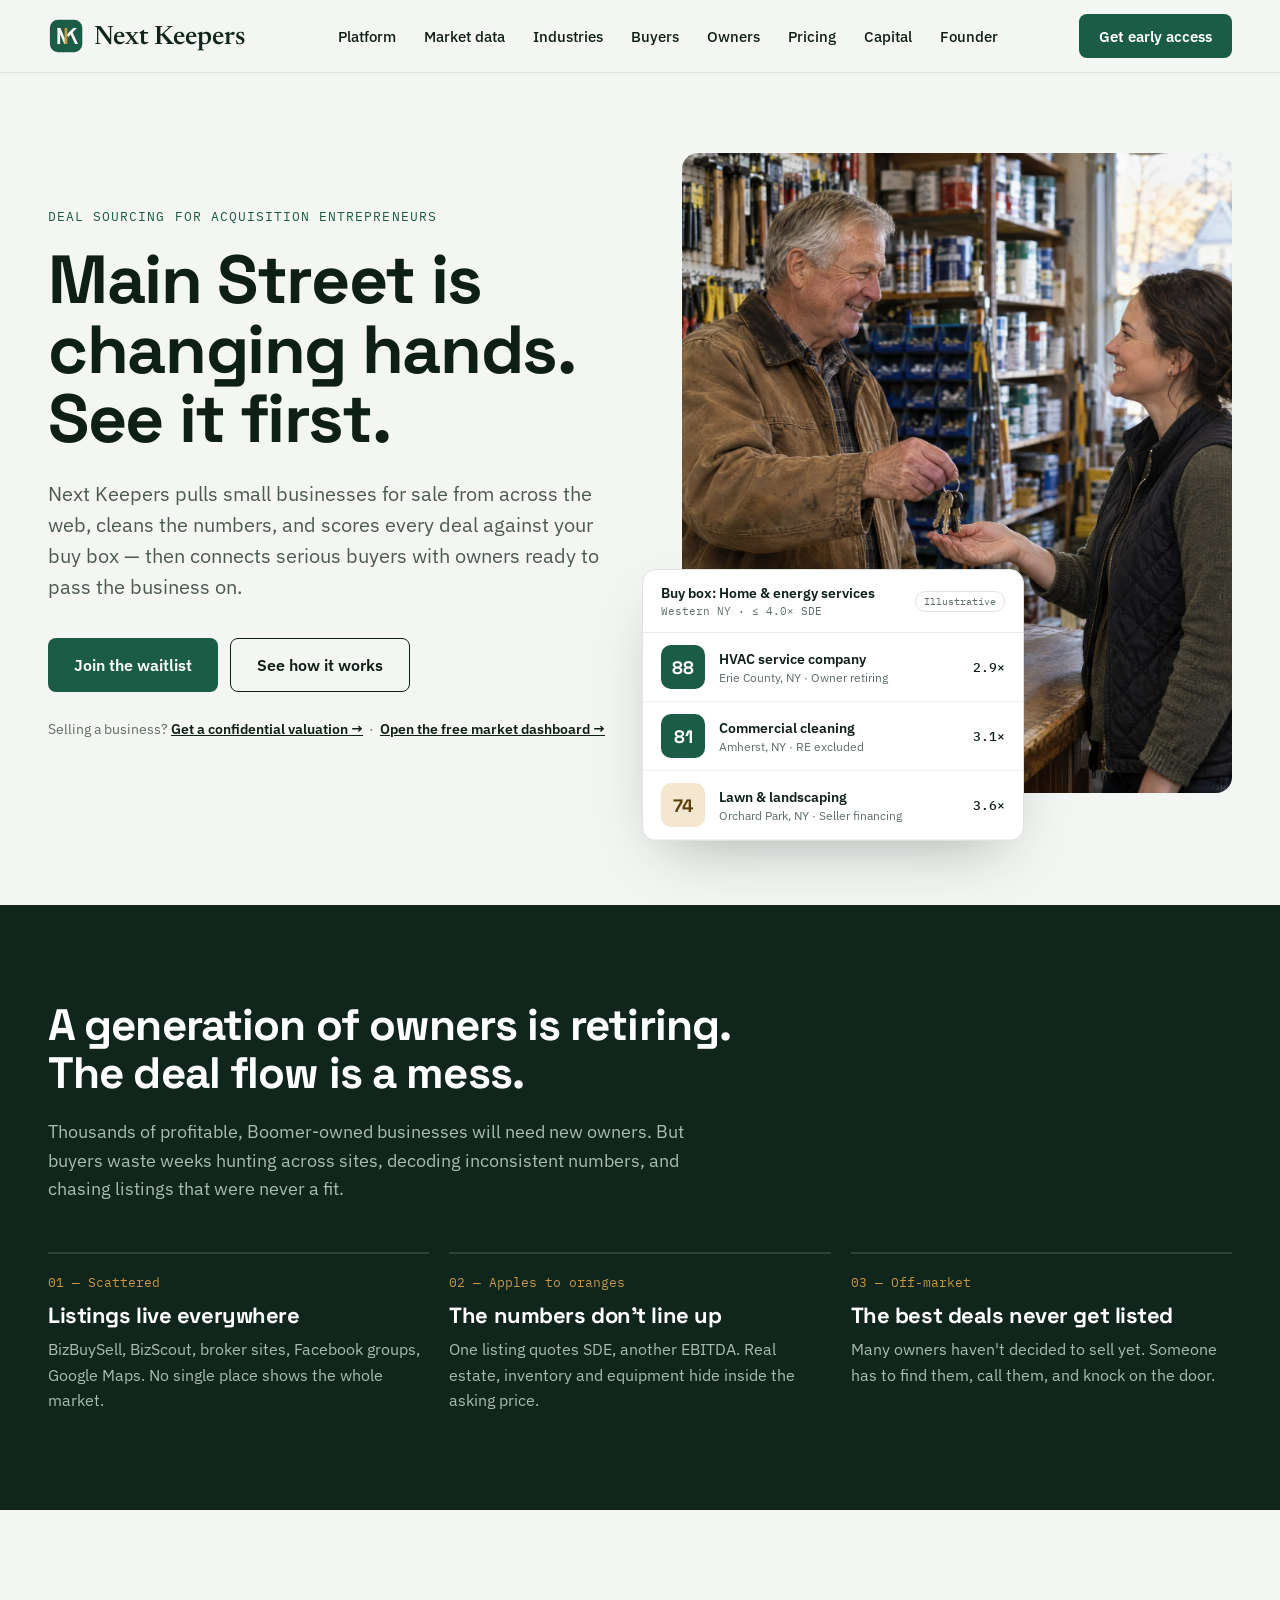
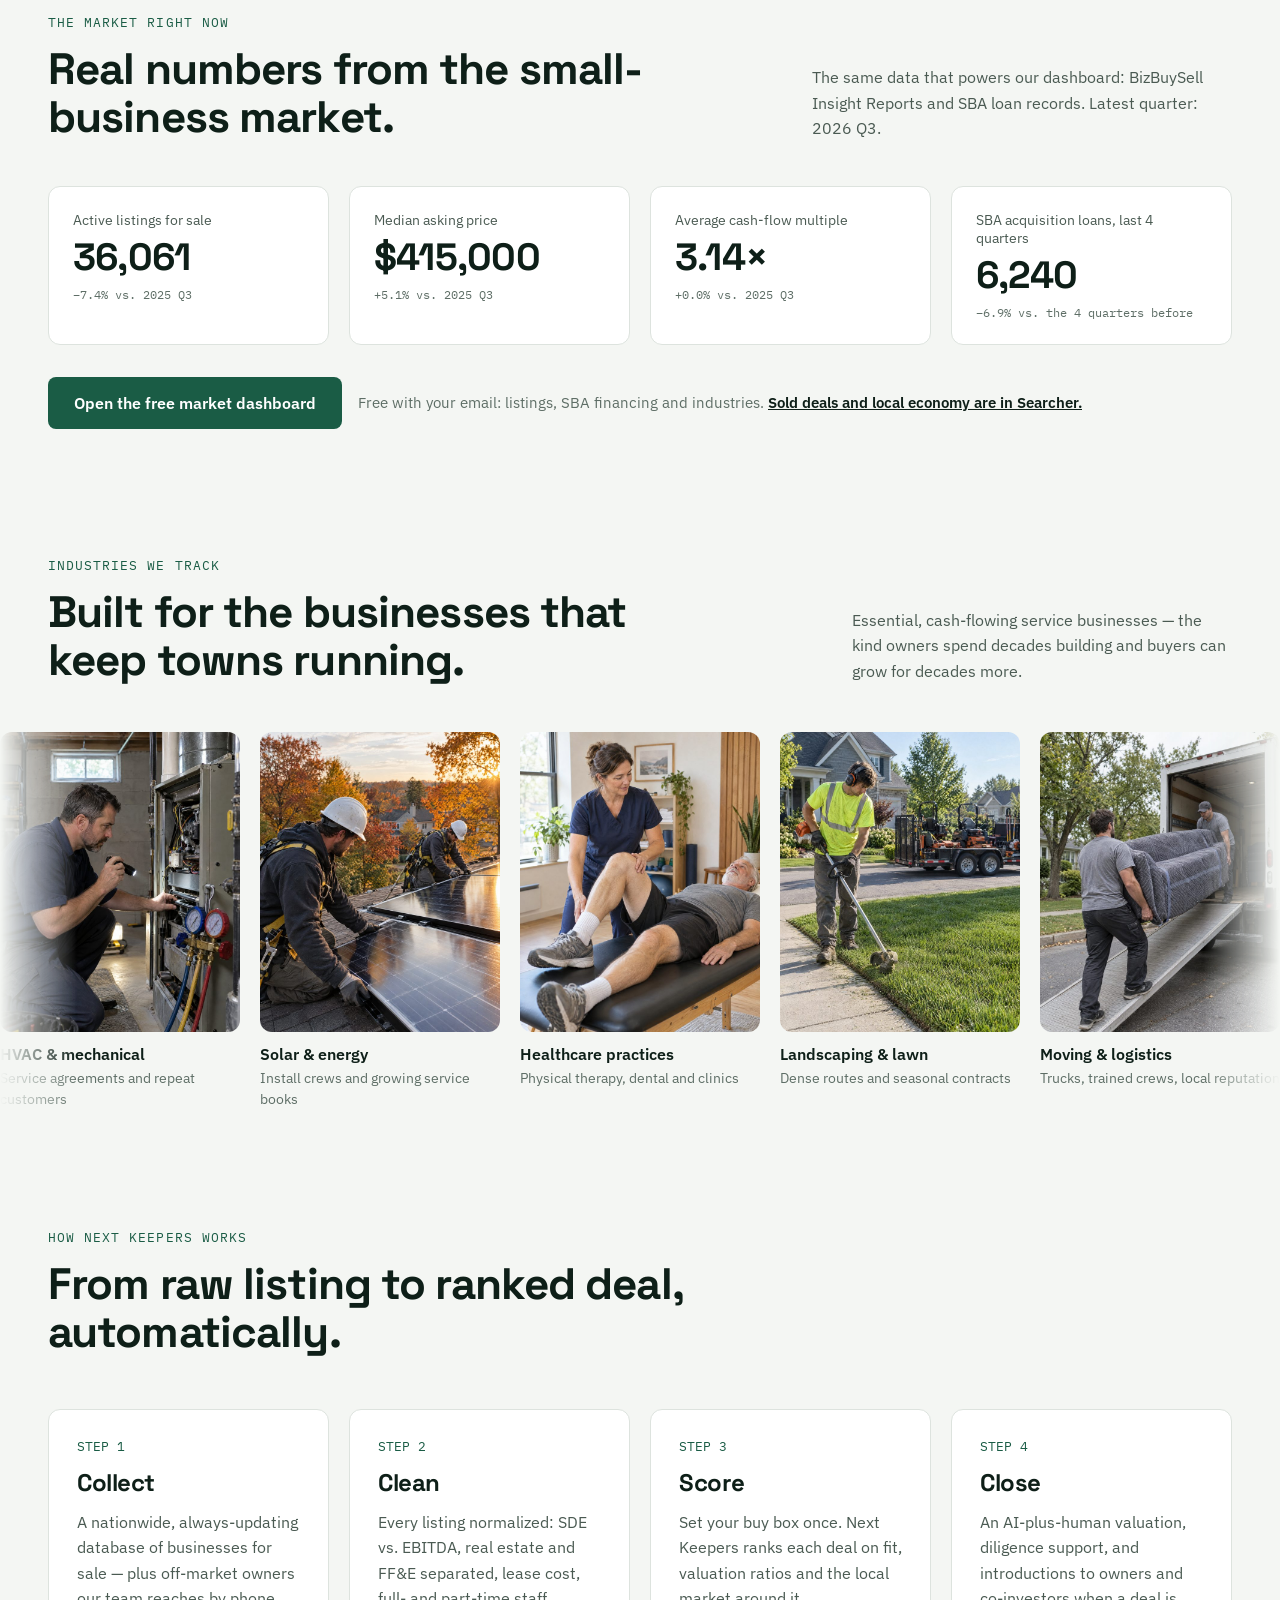
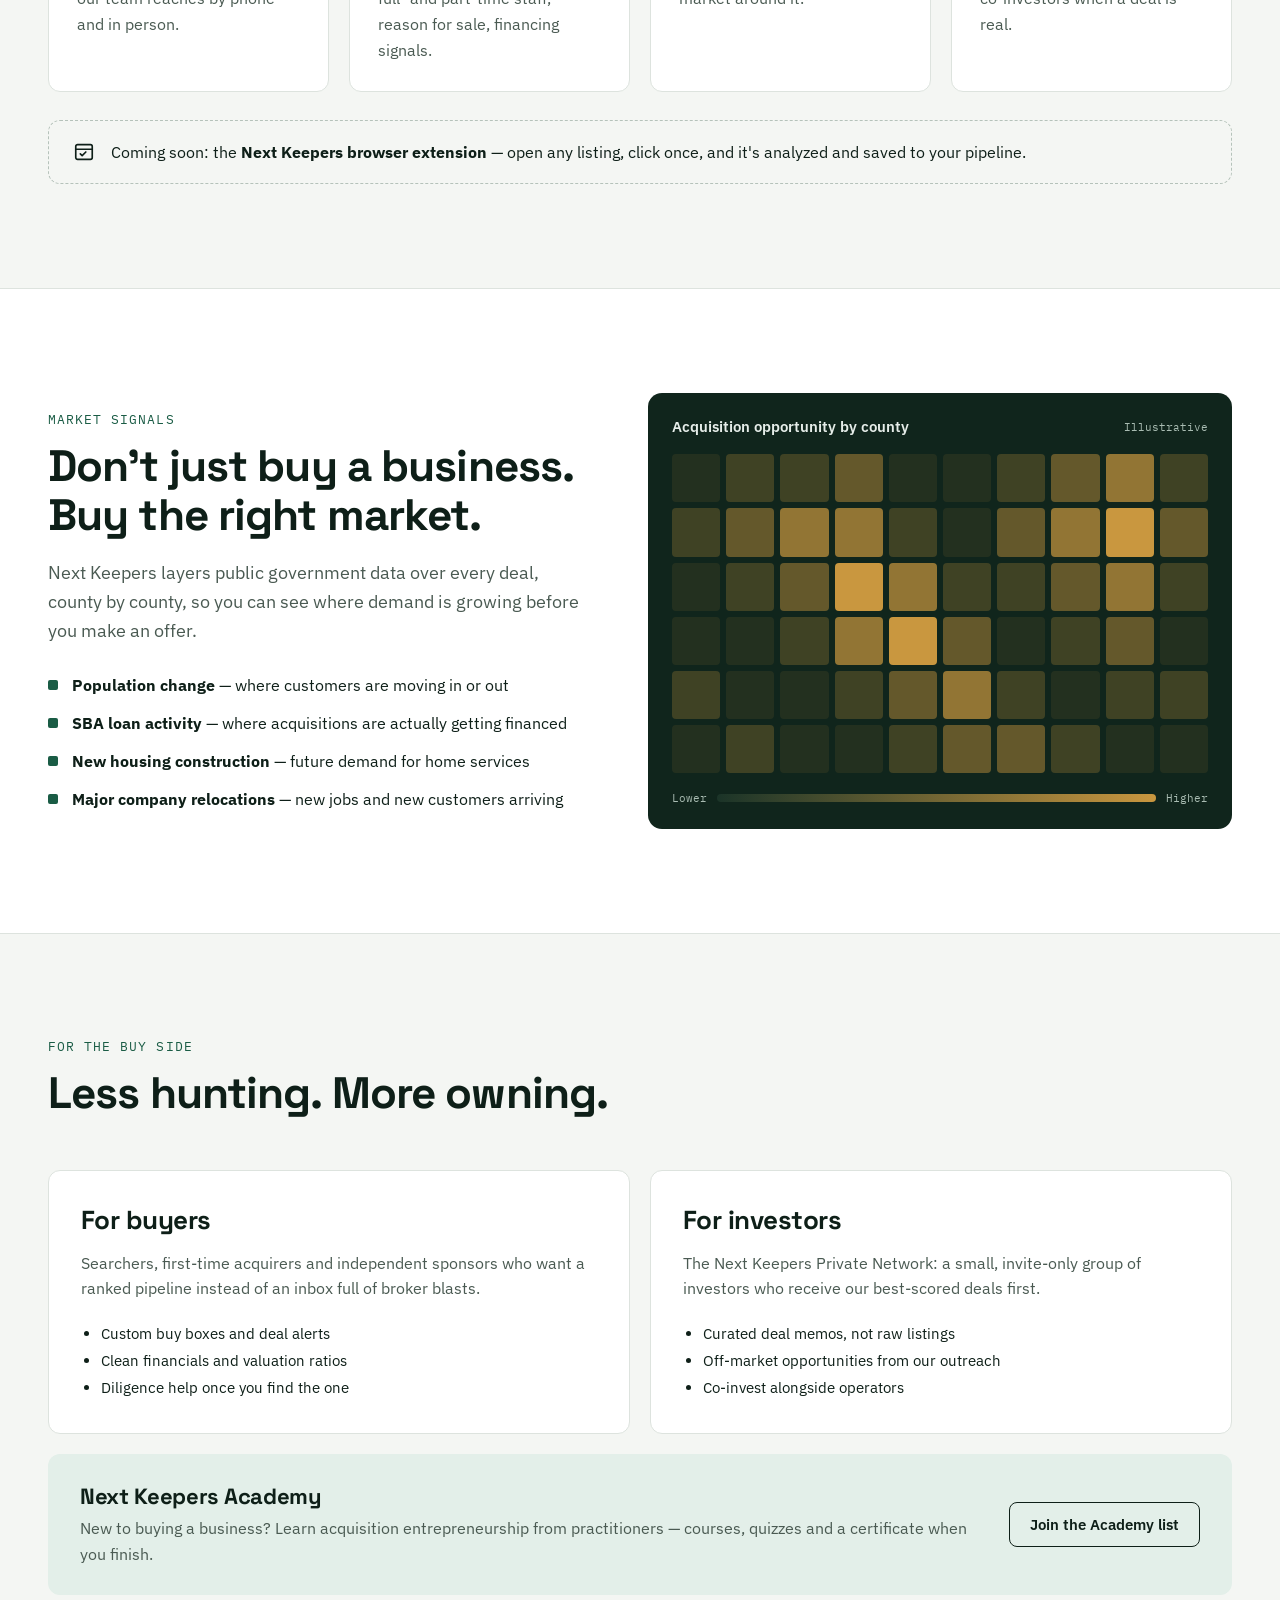
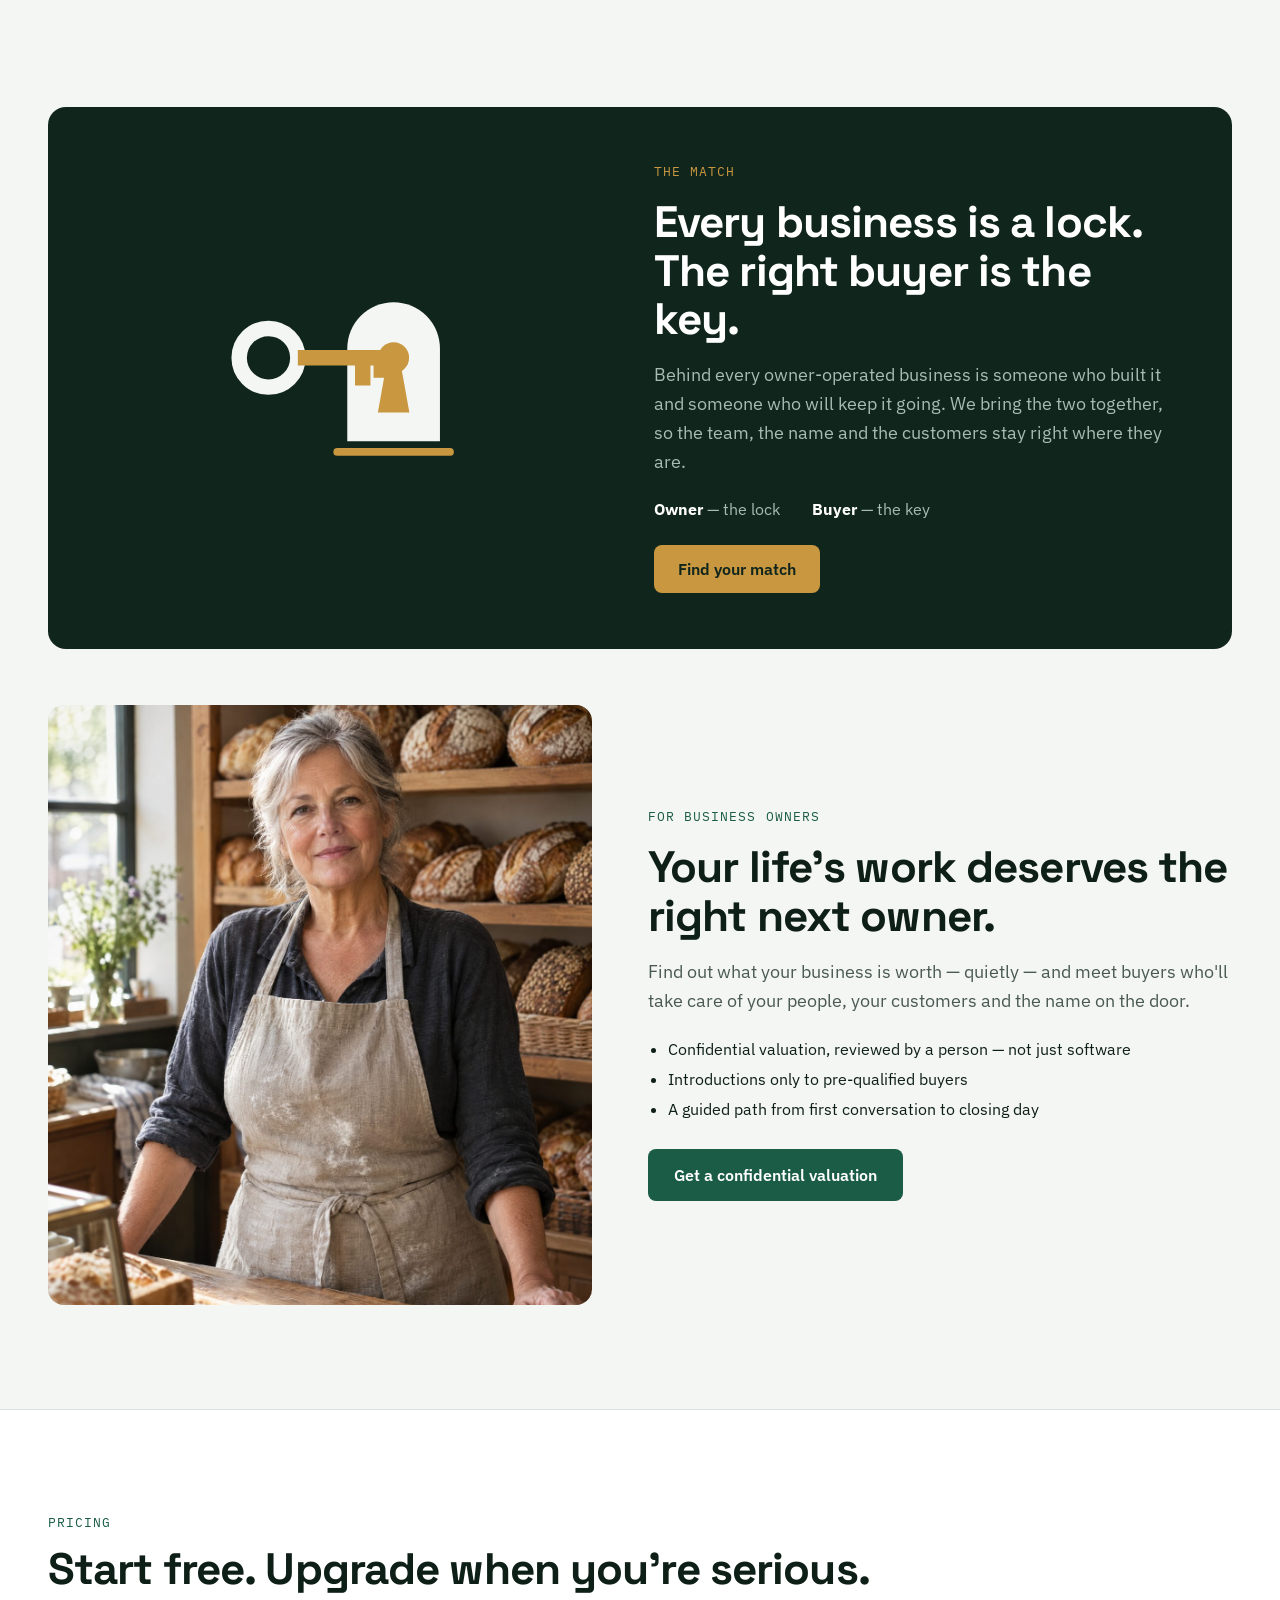
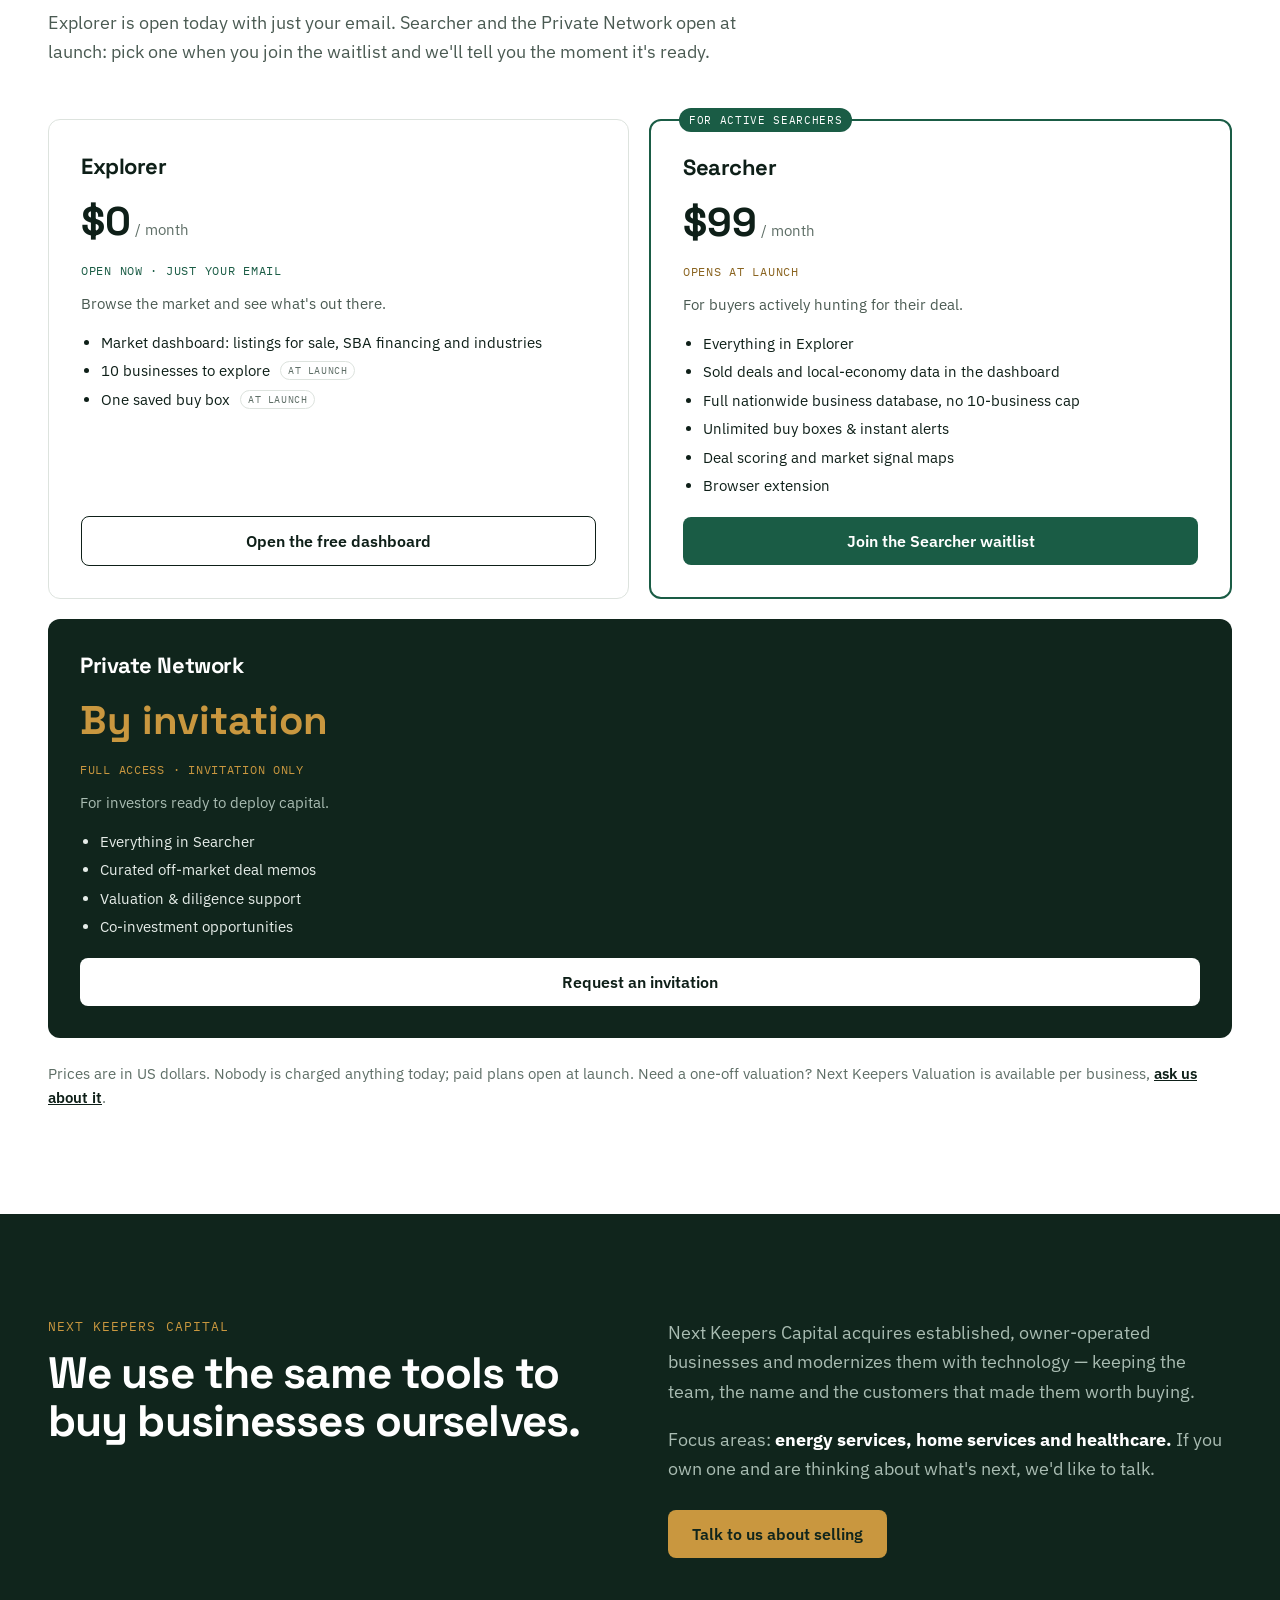
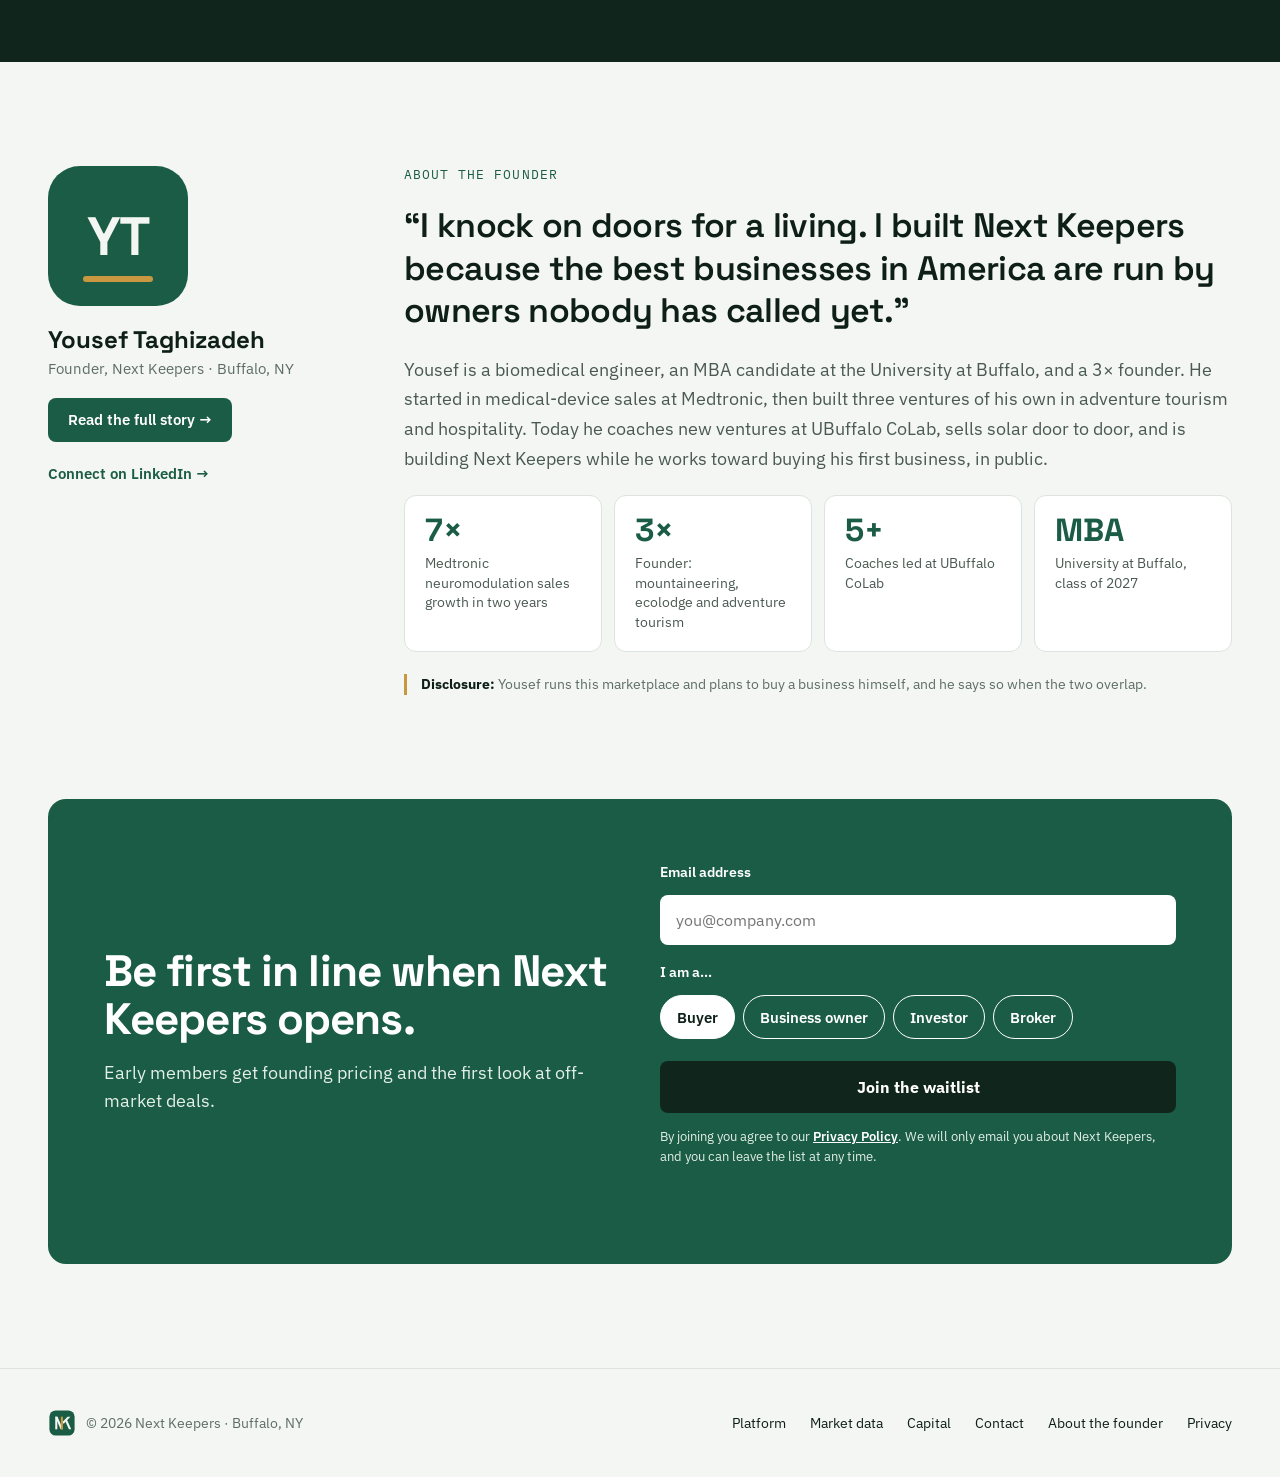
<file: index.html>
<!doctype html>
<html lang="en">
<head>
<meta charset="utf-8">
<meta name="viewport" content="width=device-width, initial-scale=1">
<title>Next Keepers: Main Street, changing hands</title>
<meta name="description" content="Next Keepers pulls small businesses for sale from across the web, cleans the numbers, and scores every deal against your buy box, then connects serious buyers with owners ready to pass the business on.">
<meta property="og:title" content="Next Keepers: Main Street, changing hands">
<meta property="og:description" content="Deal sourcing for acquisition entrepreneurs. See the small-business market first.">
<meta property="og:type" content="website">
<meta name="theme-color" content="#1A5C45">
<link rel="icon" href="data:image/svg+xml,%3Csvg xmlns='http://www.w3.org/2000/svg' viewBox='0 0 120 120'%3E%3Crect x='6' y='6' width='108' height='108' rx='27' fill='%231A5C45'/%3E%3Crect x='31' y='33' width='9' height='54' fill='%23F4F6F3'/%3E%3Cpath d='M31 33H41L64 87H54z' fill='%23F4F6F3'/%3E%3Crect x='55' y='33' width='9' height='54' fill='%23C9973F'/%3E%3C/svg%3E">
<link rel="preconnect" href="https://fonts.googleapis.com">
<link rel="stylesheet" href="https://fonts.googleapis.com/css2?family=Newsreader:opsz,wght@6..72,200..800&family=Space+Grotesk:wght@500;600;700&family=IBM+Plex+Sans:wght@400;500;600&family=IBM+Plex+Mono:wght@400;500&display=swap">
<style>
body{margin:0;background:#F4F6F3;color:#0E1F18;font-family:'IBM Plex Sans',system-ui,sans-serif;-webkit-font-smoothing:antialiased}
a{color:#0E1F18}a:hover{color:#1A5C45}
h1,h2,h3{font-family:'Space Grotesk',system-ui,sans-serif;letter-spacing:-0.02em}
.mono{font-family:'IBM Plex Mono',ui-monospace,monospace}
@keyframes ol-marquee{from{transform:translateX(0)}to{transform:translateX(-50%)}}
.ol-marquee:hover .ol-track,.ol-marquee:focus-within .ol-track{animation-play-state:paused}
@keyframes nk-key{0%,8%{transform:translateX(-110px) scale(1);opacity:1}24%{transform:translateX(0) scale(1);opacity:1}30%{transform:translateX(0) scale(.12);opacity:0}84%{transform:translateX(0) scale(.12);opacity:0}85%{transform:translateX(-110px) scale(1);opacity:0}94%,100%{transform:translateX(-110px) scale(1);opacity:1}}
@keyframes nk-pulse{0%,26%{opacity:0;transform:scale(1)}27%{opacity:.9;transform:scale(1)}38%,100%{opacity:0;transform:scale(3.4)}}
@keyframes nk-door{0%,32%{transform:scaleX(1)}44%,76%{transform:scaleX(.14)}86%,100%{transform:scaleX(1)}}
@keyframes nk-light{0%,32%{opacity:0}40%,78%{opacity:1}88%,100%{opacity:0}}
.nk-key{transform-origin:300px 116.8px;animation:nk-key 9s ease-in-out infinite}
.nk-pulse{transform-box:fill-box;transform-origin:center;opacity:0;animation:nk-pulse 9s ease-out infinite}
.nk-door{transform-origin:252px 0;animation:nk-door 9s ease-in-out infinite}
.nk-light{opacity:0;animation:nk-light 9s ease-in-out infinite}
@media (prefers-reduced-motion: reduce){.ol-track{animation:none !important}.ol-marquee{overflow-x:auto !important}.nk-key,.nk-pulse,.nk-door,.nk-light{animation:none !important}.nk-key{transform:translateX(-110px) !important;opacity:1 !important}}
@media (max-width:760px){.bandpad{padding:32px 24px !important}.navlinks{display:none !important}.hero-h{font-size:44px !important}.sec-h{font-size:34px !important}.pad{padding-left:20px !important;padding-right:20px !important}.overlap{position:static !important;width:auto !important;margin-top:16px !important}}

html{scroll-behavior:smooth;scroll-padding-top:84px}
@media (prefers-reduced-motion: reduce){html{scroll-behavior:auto}}
a:focus-visible,button:focus-visible,input:focus-visible{outline:2px solid #C9973F;outline-offset:2px}
@media (max-width:760px){.founder-q{font-size:26px !important}}
/* The menu has eight links: tighten it on mid-size screens, and fold it away below 1060px (the button stays) so the page never scrolls sideways */
@media (max-width:1180px){.navlinks{gap:18px !important;font-size:14px !important}}
@media (max-width:1060px){.navlinks{display:none !important}}
.pulse-tile{transition:border-color .15s,transform .15s}
.pulse-tile:hover,.pulse-tile:focus-visible{border-color:#1A5C45 !important;transform:translateY(-2px)}
@media (prefers-reduced-motion: reduce){.pulse-tile{transition:none}.pulse-tile:hover{transform:none}}
</style>
</head>
<body>
<div style="width: 100%; background: #F4F6F3; color: #0E1F18">

  <!-- NAV -->
  <header class="pad" style="position: sticky; top: 0; z-index: 10; background: rgba(244,246,243,0.95); border-bottom: 1px solid #DDE3DE; padding: 0 48px">
    <div style="max-width: 1200px; margin: 0 auto; height: 72px; display: flex; align-items: center; justify-content: space-between; gap: 24px">
      <a href="#top" aria-label="Next Keepers — home" style="display: flex; align-items: center; text-decoration: none">
        <svg role="img" aria-label="Next Keepers" viewBox="0 0 508 88" width="208" height="36" style="display: block">
          <svg x="0" y="0" width="88" height="88" viewBox="0 0 120 120" aria-hidden="true">
            <rect x="6" y="6" width="108" height="108" rx="27" fill="#1A5C45"></rect>
            <rect x="31" y="33" width="9" height="54" fill="#F4F6F3"></rect>
            <path d="M31 33H41L64 87H54z" fill="#F4F6F3"></path>
            <path d="M96.10 33L96.24 33.13L67.24 63.13L60.76 56.87L83.84 33z" fill="#F4F6F3"></path>
            <path d="M89.69 87L72.50 49.27L80.70 45.53L99.58 87z" fill="#F4F6F3"></path>
            <rect x="55" y="33" width="9" height="54" fill="#C9973F"></rect>
          </svg>
          <text x="112" y="64.48" font-family="Newsreader, Georgia, serif" font-size="64" font-weight="560" letter-spacing="-0.26" fill="#10251C" style="font-variation-settings: 'opsz' 36">Next Keepers</text>
        </svg>
      </a>
      <nav class="navlinks" style="display: flex; gap: 28px; font-size: 15px; font-weight: 500">
        <a href="#how" style="text-decoration: none">Platform</a>
        <a href="#market" style="text-decoration: none">Market data</a>
        <a href="#industries" style="text-decoration: none">Industries</a>
        <a href="#who" style="text-decoration: none">Buyers</a>
        <a href="#sellers" style="text-decoration: none">Owners</a>
        <a href="#pricing" style="text-decoration: none">Pricing</a>
        <a href="#capital" style="text-decoration: none">Capital</a>
        <a href="#founder" style="text-decoration: none">Founder</a>
      </nav>
      <a href="#join" style="background: #1A5C45; color: #FFFFFF; text-decoration: none; font-weight: 600; font-size: 15px; padding: 12px 20px; border-radius: 8px; min-height: 44px; box-sizing: border-box; display: inline-flex; align-items: center">Get early access</a>
    </div>
  </header>

  <!-- HERO -->
  <section id="top" class="pad" style="padding: 80px 48px 112px">
    <div style="max-width: 1200px; margin: 0 auto; display: flex; flex-wrap: wrap; gap: 64px; align-items: center">
      <div style="flex: 1 1 480px; min-width: 0">
        <p class="mono" style="margin: 0 0 20px; font-size: 13px; letter-spacing: 0.08em; text-transform: uppercase; color: #1A5C45">Deal sourcing for acquisition entrepreneurs</p>
        <h1 class="hero-h" style="margin: 0; font-size: 68px; line-height: 1.02; font-weight: 700">Main Street is changing hands. See it first.</h1>
        <p style="margin: 24px 0 0; font-size: 20px; line-height: 1.55; color: #4A5A52; max-width: 560px">Next Keepers pulls small businesses for sale from across the web, cleans the numbers, and scores every deal against your buy box — then connects serious buyers with owners ready to pass the business on.</p>
        <div style="display: flex; flex-wrap: wrap; gap: 12px; margin-top: 36px">
          <a href="#join" style="background: #1A5C45; color: #FFFFFF; text-decoration: none; font-weight: 600; font-size: 16px; padding: 16px 26px; border-radius: 8px; min-height: 52px; box-sizing: border-box; display: inline-flex; align-items: center">Join the waitlist</a>
          <a href="#how" style="background: transparent; color: #0E1F18; text-decoration: none; font-weight: 600; font-size: 16px; padding: 16px 26px; border-radius: 8px; border: 1.5px solid #0E1F18; min-height: 52px; box-sizing: border-box; display: inline-flex; align-items: center">See how it works</a>
        </div>
        <p style="margin: 28px 0 0; font-size: 14px; color: #5E6E66">Selling a business? <a href="#sellers" style="font-weight: 600">Get a confidential valuation →</a> &nbsp;·&nbsp; <a href="dashboard/" style="font-weight: 600">Open the free market dashboard →</a></p>
      </div>

      <!-- Hero photo + deal card -->
      <div style="flex: 1 1 460px; min-width: 0; position: relative">
        <div style="width: 100%; aspect-ratio: 4 / 5; max-height: 640px; border-radius: 16px; overflow: hidden; background: #D5DED8">
          <img src="assets/img/hero-handover.jpg" alt="A retiring hardware store owner hands the store keys to the next owner across the counter" style="width: 100%; height: 100%; object-fit: cover; object-position: center 35%; display: block">
        </div>
        <div class="overlap" style="position: absolute; left: -40px; bottom: -48px; width: 380px; background: #FFFFFF; border: 1px solid #DDE3DE; border-radius: 14px; box-shadow: 0 24px 60px -24px rgba(14,31,24,0.35); overflow: hidden">
          <div style="display: flex; align-items: center; justify-content: space-between; padding: 14px 18px; border-bottom: 1px solid #E8ECE9">
            <div style="display: flex; flex-direction: column; gap: 2px">
              <span style="font-weight: 600; font-size: 14px">Buy box: Home &amp; energy services</span>
              <span class="mono" style="font-size: 11px; color: #5E6E66">Western NY · ≤ 4.0× SDE</span>
            </div>
            <span class="mono" style="font-size: 10px; color: #5E6E66; border: 1px solid #DDE3DE; border-radius: 999px; padding: 3px 8px">Illustrative</span>
          </div>
          
            <div style="display: flex; align-items: center; gap: 14px; padding: 12px 18px; border-bottom: 1px solid #EEF2EF">
              <div style="width: 44px; height: 44px; flex: none; border-radius: 10px; background: #1A5C45; color: #FFFFFF; display: flex; align-items: center; justify-content: center; font-family: 'Space Grotesk', sans-serif; font-weight: 700; font-size: 18px">88</div>
              <div style="flex: 1 1 auto; min-width: 0; display: flex; flex-direction: column; gap: 2px">
                <span style="font-weight: 600; font-size: 14px">HVAC service company</span>
                <span style="font-size: 12px; color: #5E6E66">Erie County, NY · Owner retiring</span>
              </div>
              <span class="mono" style="font-weight: 500; font-size: 13px">2.9×</span>
            </div>
          
            <div style="display: flex; align-items: center; gap: 14px; padding: 12px 18px; border-bottom: 1px solid #EEF2EF">
              <div style="width: 44px; height: 44px; flex: none; border-radius: 10px; background: #1A5C45; color: #FFFFFF; display: flex; align-items: center; justify-content: center; font-family: 'Space Grotesk', sans-serif; font-weight: 700; font-size: 18px">81</div>
              <div style="flex: 1 1 auto; min-width: 0; display: flex; flex-direction: column; gap: 2px">
                <span style="font-weight: 600; font-size: 14px">Commercial cleaning</span>
                <span style="font-size: 12px; color: #5E6E66">Amherst, NY · RE excluded</span>
              </div>
              <span class="mono" style="font-weight: 500; font-size: 13px">3.1×</span>
            </div>
          
            <div style="display: flex; align-items: center; gap: 14px; padding: 12px 18px; border-bottom: 1px solid #EEF2EF">
              <div style="width: 44px; height: 44px; flex: none; border-radius: 10px; background: #F3E7CF; color: #5A3E0B; display: flex; align-items: center; justify-content: center; font-family: 'Space Grotesk', sans-serif; font-weight: 700; font-size: 18px">74</div>
              <div style="flex: 1 1 auto; min-width: 0; display: flex; flex-direction: column; gap: 2px">
                <span style="font-weight: 600; font-size: 14px">Lawn & landscaping</span>
                <span style="font-size: 12px; color: #5E6E66">Orchard Park, NY · Seller financing</span>
              </div>
              <span class="mono" style="font-weight: 500; font-size: 13px">3.6×</span>
            </div>
          
        </div>
      </div>
    </div>
  </section>

  <!-- PROBLEM -->
  <section class="pad" style="background: #10251C; color: #E6EDE9; padding: 96px 48px">
    <div style="max-width: 1200px; margin: 0 auto">
      <h2 class="sec-h" style="margin: 0; font-size: 44px; line-height: 1.1; font-weight: 700; max-width: 760px; color: #FFFFFF">A generation of owners is retiring. The deal flow is a mess.</h2>
      <p style="margin: 20px 0 0; font-size: 18px; line-height: 1.6; color: #A9BCB2; max-width: 680px">Thousands of profitable, Boomer-owned businesses will need new owners. But buyers waste weeks hunting across sites, decoding inconsistent numbers, and chasing listings that were never a fit.</p>
      <div style="display: flex; flex-wrap: wrap; gap: 20px; margin-top: 48px">
        <div style="flex: 1 1 300px; border-top: 2px solid #2A4538; padding-top: 20px">
          <p class="mono" style="margin: 0; font-size: 13px; color: #C9973F">01 — Scattered</p>
          <h3 style="margin: 10px 0 8px; font-size: 22px; color: #FFFFFF">Listings live everywhere</h3>
          <p style="margin: 0; font-size: 16px; line-height: 1.6; color: #A9BCB2">BizBuySell, BizScout, broker sites, Facebook groups, Google Maps. No single place shows the whole market.</p>
        </div>
        <div style="flex: 1 1 300px; border-top: 2px solid #2A4538; padding-top: 20px">
          <p class="mono" style="margin: 0; font-size: 13px; color: #C9973F">02 — Apples to oranges</p>
          <h3 style="margin: 10px 0 8px; font-size: 22px; color: #FFFFFF">The numbers don't line up</h3>
          <p style="margin: 0; font-size: 16px; line-height: 1.6; color: #A9BCB2">One listing quotes SDE, another EBITDA. Real estate, inventory and equipment hide inside the asking price.</p>
        </div>
        <div style="flex: 1 1 300px; border-top: 2px solid #2A4538; padding-top: 20px">
          <p class="mono" style="margin: 0; font-size: 13px; color: #C9973F">03 — Off-market</p>
          <h3 style="margin: 10px 0 8px; font-size: 22px; color: #FFFFFF">The best deals never get listed</h3>
          <p style="margin: 0; font-size: 16px; line-height: 1.6; color: #A9BCB2">Many owners haven't decided to sell yet. Someone has to find them, call them, and knock on the door.</p>
        </div>
      </div>
    </div>
  </section>

  <!-- MARKET PULSE: numbers are read from dashboard/data/*.json by assets/js/landing.js -->
  <section id="market" class="pad" style="padding: 104px 48px 24px">
    <div style="max-width: 1200px; margin: 0 auto">
      <p class="mono" style="margin: 0 0 14px; font-size: 13px; letter-spacing: 0.08em; text-transform: uppercase; color: #1A5C45">The market right now</p>
      <div style="display: flex; flex-wrap: wrap; gap: 24px; align-items: flex-end; justify-content: space-between">
        <h2 class="sec-h" style="margin: 0; font-size: 44px; line-height: 1.1; font-weight: 700; max-width: 640px">Real numbers from the small-business market.</h2>
        <p style="margin: 0; font-size: 16px; line-height: 1.6; color: #4A5A52; max-width: 420px">The same data that powers our dashboard: BizBuySell Insight Reports and SBA loan records. <span id="pulse-asof"></span></p>
      </div>
      <div style="display: grid; grid-template-columns: repeat(auto-fit, minmax(240px, 1fr)); gap: 20px; margin-top: 44px">
        <a class="pulse-tile" href="dashboard/?cat=listings" style="background: #FFFFFF; border: 1px solid #DDE3DE; border-radius: 12px; padding: 24px; display: flex; flex-direction: column; gap: 8px; text-decoration: none; color: #0E1F18">
          <span style="font-size: 14px; color: #4A5A52">Active listings for sale</span>
          <span id="pulse-listings" style="font-family: 'Space Grotesk', system-ui, sans-serif; font-size: 38px; font-weight: 700; letter-spacing: -0.02em; line-height: 1.1">—</span>
          <span id="pulse-listings-chg" class="mono" style="font-size: 12px; color: #5E6E66">vs. a year earlier</span>
        </a>
        <a class="pulse-tile" href="dashboard/?cat=listings" style="background: #FFFFFF; border: 1px solid #DDE3DE; border-radius: 12px; padding: 24px; display: flex; flex-direction: column; gap: 8px; text-decoration: none; color: #0E1F18">
          <span style="font-size: 14px; color: #4A5A52">Median asking price</span>
          <span id="pulse-ask" style="font-family: 'Space Grotesk', system-ui, sans-serif; font-size: 38px; font-weight: 700; letter-spacing: -0.02em; line-height: 1.1">—</span>
          <span id="pulse-ask-chg" class="mono" style="font-size: 12px; color: #5E6E66">vs. a year earlier</span>
        </a>
        <a class="pulse-tile" href="dashboard/?cat=industries" style="background: #FFFFFF; border: 1px solid #DDE3DE; border-radius: 12px; padding: 24px; display: flex; flex-direction: column; gap: 8px; text-decoration: none; color: #0E1F18">
          <span style="font-size: 14px; color: #4A5A52">Average cash-flow multiple</span>
          <span id="pulse-cfx" style="font-family: 'Space Grotesk', system-ui, sans-serif; font-size: 38px; font-weight: 700; letter-spacing: -0.02em; line-height: 1.1">—</span>
          <span id="pulse-cfx-chg" class="mono" style="font-size: 12px; color: #5E6E66">vs. a year earlier</span>
        </a>
        <a class="pulse-tile" href="dashboard/?cat=financing" style="background: #FFFFFF; border: 1px solid #DDE3DE; border-radius: 12px; padding: 24px; display: flex; flex-direction: column; gap: 8px; text-decoration: none; color: #0E1F18">
          <span style="font-size: 14px; color: #4A5A52">SBA acquisition loans, last 4 quarters</span>
          <span id="pulse-sba" style="font-family: 'Space Grotesk', system-ui, sans-serif; font-size: 38px; font-weight: 700; letter-spacing: -0.02em; line-height: 1.1">—</span>
          <span id="pulse-sba-chg" class="mono" style="font-size: 12px; color: #5E6E66">vs. the 4 quarters before</span>
        </a>
      </div>
      <div style="display: flex; flex-wrap: wrap; gap: 16px; align-items: center; margin-top: 32px">
        <a href="dashboard/" style="background: #1A5C45; color: #FFFFFF; text-decoration: none; font-weight: 600; font-size: 16px; padding: 16px 26px; border-radius: 8px; min-height: 52px; box-sizing: border-box; display: inline-flex; align-items: center">Open the free market dashboard</a>
        <span style="font-size: 15px; color: #5E6E66">Free with your email: listings, SBA financing and industries. <a href="#pricing" style="font-weight: 600">Sold deals and local economy are in Searcher.</a></span>
      </div>
    </div>
  </section>

  <!-- INDUSTRIES -->
  <section id="industries" style="padding: 104px 0 24px">
    <div class="pad" style="max-width: 1200px; margin: 0 auto; padding: 0 48px">
      <p class="mono" style="margin: 0 0 14px; font-size: 13px; letter-spacing: 0.08em; text-transform: uppercase; color: #1A5C45">Industries we track</p>
      <div style="display: flex; flex-wrap: wrap; gap: 24px; align-items: flex-end; justify-content: space-between">
        <h2 class="sec-h" style="margin: 0; font-size: 44px; line-height: 1.1; font-weight: 700; max-width: 680px">Built for the businesses that keep towns running.</h2>
        <p style="margin: 0; font-size: 16px; line-height: 1.6; color: #4A5A52; max-width: 380px">Essential, cash-flowing service businesses — the kind owners spend decades building and buyers can grow for decades more.</p>
      </div>
    </div>
    <div class="ol-marquee" role="region" aria-label="Industries we track" style="margin-top: 48px; overflow: hidden; -webkit-mask-image: linear-gradient(90deg, transparent 0, #000 6%, #000 94%, transparent 100%); mask-image: linear-gradient(90deg, transparent 0, #000 6%, #000 94%, transparent 100%)">
      <div class="ol-track" style="display: flex; width: max-content; animation: ol-marquee 36s linear infinite">
        
          <div aria-hidden="false" style="width: 240px; flex: none; margin-right: 20px; display: flex; flex-direction: column; gap: 12px">
            <img src="assets/img/industry-hvac.jpg" alt="HVAC technician servicing a residential furnace" style="width: 240px; height: 300px; object-fit: cover; border-radius: 12px; display: block; background: #D5DED8">
            <div style="display: flex; flex-direction: column; gap: 4px">
              <span style="font-weight: 600; font-size: 16px">HVAC & mechanical</span>
              <span style="font-size: 14px; line-height: 1.45; color: #5E6E66">Service agreements and repeat customers</span>
            </div>
          </div>
        
          <div aria-hidden="false" style="width: 240px; flex: none; margin-right: 20px; display: flex; flex-direction: column; gap: 12px">
            <img src="assets/img/industry-solar.jpg" alt="Solar installers mounting panels on a suburban roof in autumn" style="width: 240px; height: 300px; object-fit: cover; border-radius: 12px; display: block; background: #D5DED8">
            <div style="display: flex; flex-direction: column; gap: 4px">
              <span style="font-weight: 600; font-size: 16px">Solar & energy</span>
              <span style="font-size: 14px; line-height: 1.45; color: #5E6E66">Install crews and growing service books</span>
            </div>
          </div>
        
          <div aria-hidden="false" style="width: 240px; flex: none; margin-right: 20px; display: flex; flex-direction: column; gap: 12px">
            <img src="assets/img/industry-healthcare.jpg" alt="Physical therapist guiding a patient through a knee exercise" style="width: 240px; height: 300px; object-fit: cover; border-radius: 12px; display: block; background: #D5DED8">
            <div style="display: flex; flex-direction: column; gap: 4px">
              <span style="font-weight: 600; font-size: 16px">Healthcare practices</span>
              <span style="font-size: 14px; line-height: 1.45; color: #5E6E66">Physical therapy, dental and clinics</span>
            </div>
          </div>
        
          <div aria-hidden="false" style="width: 240px; flex: none; margin-right: 20px; display: flex; flex-direction: column; gap: 12px">
            <img src="assets/img/industry-landscaping.jpg" alt="Landscaper edging a lawn with a mower trailer at the curb" style="width: 240px; height: 300px; object-fit: cover; border-radius: 12px; display: block; background: #D5DED8">
            <div style="display: flex; flex-direction: column; gap: 4px">
              <span style="font-weight: 600; font-size: 16px">Landscaping & lawn</span>
              <span style="font-size: 14px; line-height: 1.45; color: #5E6E66">Dense routes and seasonal contracts</span>
            </div>
          </div>
        
          <div aria-hidden="false" style="width: 240px; flex: none; margin-right: 20px; display: flex; flex-direction: column; gap: 12px">
            <img src="assets/img/industry-moving.jpg" alt="Movers carrying a wrapped sofa up a ramp into a box truck" style="width: 240px; height: 300px; object-fit: cover; border-radius: 12px; display: block; background: #D5DED8">
            <div style="display: flex; flex-direction: column; gap: 4px">
              <span style="font-weight: 600; font-size: 16px">Moving & logistics</span>
              <span style="font-size: 14px; line-height: 1.45; color: #5E6E66">Trucks, trained crews, local reputation</span>
            </div>
          </div>
        
          <div aria-hidden="false" style="width: 240px; flex: none; margin-right: 20px; display: flex; flex-direction: column; gap: 12px">
            <img src="assets/img/industry-auto-repair.jpg" alt="Mechanic inspecting the underside of a car on a lift" style="width: 240px; height: 300px; object-fit: cover; border-radius: 12px; display: block; background: #D5DED8">
            <div style="display: flex; flex-direction: column; gap: 4px">
              <span style="font-weight: 600; font-size: 16px">Auto repair</span>
              <span style="font-size: 14px; line-height: 1.45; color: #5E6E66">Loyal customers and skilled technicians</span>
            </div>
          </div>
        
          <div aria-hidden="true" style="width: 240px; flex: none; margin-right: 20px; display: flex; flex-direction: column; gap: 12px">
            <img src="assets/img/industry-hvac.jpg" alt="HVAC technician servicing a residential furnace" style="width: 240px; height: 300px; object-fit: cover; border-radius: 12px; display: block; background: #D5DED8">
            <div style="display: flex; flex-direction: column; gap: 4px">
              <span style="font-weight: 600; font-size: 16px">HVAC & mechanical</span>
              <span style="font-size: 14px; line-height: 1.45; color: #5E6E66">Service agreements and repeat customers</span>
            </div>
          </div>
        
          <div aria-hidden="true" style="width: 240px; flex: none; margin-right: 20px; display: flex; flex-direction: column; gap: 12px">
            <img src="assets/img/industry-solar.jpg" alt="Solar installers mounting panels on a suburban roof in autumn" style="width: 240px; height: 300px; object-fit: cover; border-radius: 12px; display: block; background: #D5DED8">
            <div style="display: flex; flex-direction: column; gap: 4px">
              <span style="font-weight: 600; font-size: 16px">Solar & energy</span>
              <span style="font-size: 14px; line-height: 1.45; color: #5E6E66">Install crews and growing service books</span>
            </div>
          </div>
        
          <div aria-hidden="true" style="width: 240px; flex: none; margin-right: 20px; display: flex; flex-direction: column; gap: 12px">
            <img src="assets/img/industry-healthcare.jpg" alt="Physical therapist guiding a patient through a knee exercise" style="width: 240px; height: 300px; object-fit: cover; border-radius: 12px; display: block; background: #D5DED8">
            <div style="display: flex; flex-direction: column; gap: 4px">
              <span style="font-weight: 600; font-size: 16px">Healthcare practices</span>
              <span style="font-size: 14px; line-height: 1.45; color: #5E6E66">Physical therapy, dental and clinics</span>
            </div>
          </div>
        
          <div aria-hidden="true" style="width: 240px; flex: none; margin-right: 20px; display: flex; flex-direction: column; gap: 12px">
            <img src="assets/img/industry-landscaping.jpg" alt="Landscaper edging a lawn with a mower trailer at the curb" style="width: 240px; height: 300px; object-fit: cover; border-radius: 12px; display: block; background: #D5DED8">
            <div style="display: flex; flex-direction: column; gap: 4px">
              <span style="font-weight: 600; font-size: 16px">Landscaping & lawn</span>
              <span style="font-size: 14px; line-height: 1.45; color: #5E6E66">Dense routes and seasonal contracts</span>
            </div>
          </div>
        
          <div aria-hidden="true" style="width: 240px; flex: none; margin-right: 20px; display: flex; flex-direction: column; gap: 12px">
            <img src="assets/img/industry-moving.jpg" alt="Movers carrying a wrapped sofa up a ramp into a box truck" style="width: 240px; height: 300px; object-fit: cover; border-radius: 12px; display: block; background: #D5DED8">
            <div style="display: flex; flex-direction: column; gap: 4px">
              <span style="font-weight: 600; font-size: 16px">Moving & logistics</span>
              <span style="font-size: 14px; line-height: 1.45; color: #5E6E66">Trucks, trained crews, local reputation</span>
            </div>
          </div>
        
          <div aria-hidden="true" style="width: 240px; flex: none; margin-right: 20px; display: flex; flex-direction: column; gap: 12px">
            <img src="assets/img/industry-auto-repair.jpg" alt="Mechanic inspecting the underside of a car on a lift" style="width: 240px; height: 300px; object-fit: cover; border-radius: 12px; display: block; background: #D5DED8">
            <div style="display: flex; flex-direction: column; gap: 4px">
              <span style="font-weight: 600; font-size: 16px">Auto repair</span>
              <span style="font-size: 14px; line-height: 1.45; color: #5E6E66">Loyal customers and skilled technicians</span>
            </div>
          </div>
        
      </div>
    </div>
  </section>

  <!-- HOW IT WORKS -->
  <section id="how" class="pad" style="padding: 96px 48px 104px">
    <div style="max-width: 1200px; margin: 0 auto">
      <p class="mono" style="margin: 0 0 14px; font-size: 13px; letter-spacing: 0.08em; text-transform: uppercase; color: #1A5C45">How Next Keepers works</p>
      <h2 class="sec-h" style="margin: 0; font-size: 44px; line-height: 1.1; font-weight: 700; max-width: 720px">From raw listing to ranked deal, automatically.</h2>
      <div style="display: grid; grid-template-columns: repeat(auto-fit, minmax(250px, 1fr)); gap: 20px; margin-top: 52px">
        <div style="background: #FFFFFF; border: 1px solid #DDE3DE; border-radius: 12px; padding: 28px; display: flex; flex-direction: column; gap: 12px">
          <span class="mono" style="font-size: 13px; color: #1A5C45">STEP 1</span>
          <h3 style="margin: 0; font-size: 24px">Collect</h3>
          <p style="margin: 0; font-size: 16px; line-height: 1.6; color: #4A5A52">A nationwide, always-updating database of businesses for sale — plus off-market owners our team reaches by phone and in person.</p>
        </div>
        <div style="background: #FFFFFF; border: 1px solid #DDE3DE; border-radius: 12px; padding: 28px; display: flex; flex-direction: column; gap: 12px">
          <span class="mono" style="font-size: 13px; color: #1A5C45">STEP 2</span>
          <h3 style="margin: 0; font-size: 24px">Clean</h3>
          <p style="margin: 0; font-size: 16px; line-height: 1.6; color: #4A5A52">Every listing normalized: SDE vs. EBITDA, real estate and FF&amp;E separated, lease cost, full- and part-time staff, reason for sale, financing signals.</p>
        </div>
        <div style="background: #FFFFFF; border: 1px solid #DDE3DE; border-radius: 12px; padding: 28px; display: flex; flex-direction: column; gap: 12px">
          <span class="mono" style="font-size: 13px; color: #1A5C45">STEP 3</span>
          <h3 style="margin: 0; font-size: 24px">Score</h3>
          <p style="margin: 0; font-size: 16px; line-height: 1.6; color: #4A5A52">Set your buy box once. Next Keepers ranks each deal on fit, valuation ratios and the local market around it.</p>
        </div>
        <div style="background: #FFFFFF; border: 1px solid #DDE3DE; border-radius: 12px; padding: 28px; display: flex; flex-direction: column; gap: 12px">
          <span class="mono" style="font-size: 13px; color: #1A5C45">STEP 4</span>
          <h3 style="margin: 0; font-size: 24px">Close</h3>
          <p style="margin: 0; font-size: 16px; line-height: 1.6; color: #4A5A52">An AI-plus-human valuation, diligence support, and introductions to owners and co-investors when a deal is real.</p>
        </div>
      </div>
      <div style="display: flex; flex-wrap: wrap; align-items: center; gap: 16px; margin-top: 28px; padding: 20px 24px; border: 1px dashed #B5C2BA; border-radius: 12px">
        <svg width="22" height="22" viewBox="0 0 24 24" fill="none" stroke="#0E1F18" stroke-width="1.8" stroke-linecap="round" stroke-linejoin="round" aria-hidden="true"><rect x="3" y="4" width="18" height="16" rx="2"></rect><path d="M3 9h18M8 14l2 2 4-4"></path></svg>
        <p style="margin: 0; font-size: 16px; flex: 1 1 320px">Coming soon: the <strong>Next Keepers browser extension</strong> — open any listing, click once, and it's analyzed and saved to your pipeline.</p>
      </div>
    </div>
  </section>

  <!-- MARKET SIGNALS -->
  <section id="signals" class="pad" style="background: #FFFFFF; border-top: 1px solid #DDE3DE; border-bottom: 1px solid #DDE3DE; padding: 104px 48px">
    <div style="max-width: 1200px; margin: 0 auto; display: flex; flex-wrap: wrap; gap: 56px; align-items: center">
      <div style="flex: 1 1 420px; min-width: 0">
        <p class="mono" style="margin: 0 0 14px; font-size: 13px; letter-spacing: 0.08em; text-transform: uppercase; color: #1A5C45">Market signals</p>
        <h2 class="sec-h" style="margin: 0; font-size: 44px; line-height: 1.1; font-weight: 700">Don't just buy a business. Buy the right market.</h2>
        <p style="margin: 20px 0 28px; font-size: 18px; line-height: 1.6; color: #4A5A52">Next Keepers layers public government data over every deal, county by county, so you can see where demand is growing before you make an offer.</p>
        <div style="display: flex; flex-direction: column; gap: 14px">
          <div style="display: flex; gap: 14px; align-items: flex-start"><span style="width: 10px; height: 10px; border-radius: 2px; background: #1A5C45; margin-top: 7px; flex: none"></span><p style="margin: 0; font-size: 16px; line-height: 1.5"><strong>Population change</strong> — where customers are moving in or out</p></div>
          <div style="display: flex; gap: 14px; align-items: flex-start"><span style="width: 10px; height: 10px; border-radius: 2px; background: #1A5C45; margin-top: 7px; flex: none"></span><p style="margin: 0; font-size: 16px; line-height: 1.5"><strong>SBA loan activity</strong> — where acquisitions are actually getting financed</p></div>
          <div style="display: flex; gap: 14px; align-items: flex-start"><span style="width: 10px; height: 10px; border-radius: 2px; background: #1A5C45; margin-top: 7px; flex: none"></span><p style="margin: 0; font-size: 16px; line-height: 1.5"><strong>New housing construction</strong> — future demand for home services</p></div>
          <div style="display: flex; gap: 14px; align-items: flex-start"><span style="width: 10px; height: 10px; border-radius: 2px; background: #1A5C45; margin-top: 7px; flex: none"></span><p style="margin: 0; font-size: 16px; line-height: 1.5"><strong>Major company relocations</strong> — new jobs and new customers arriving</p></div>
        </div>
      </div>
      <div style="flex: 1 1 460px; min-width: 0">
        <div style="background: #10251C; border-radius: 14px; padding: 24px; color: #E6EDE9">
          <div style="display: flex; justify-content: space-between; align-items: center; margin-bottom: 18px">
            <span style="font-weight: 600; font-size: 15px">Acquisition opportunity by county</span>
            <span class="mono" style="font-size: 11px; color: #A9BCB2">Illustrative</span>
          </div>
          <div style="display: grid; grid-template-columns: repeat(10, minmax(0, 1fr)); gap: 6px" aria-hidden="true">
            
              <div style="aspect-ratio: 1 / 1; border-radius: 4px; background: rgba(201,151,63,0.1)"></div>
            
              <div style="aspect-ratio: 1 / 1; border-radius: 4px; background: rgba(201,151,63,0.25)"></div>
            
              <div style="aspect-ratio: 1 / 1; border-radius: 4px; background: rgba(201,151,63,0.25)"></div>
            
              <div style="aspect-ratio: 1 / 1; border-radius: 4px; background: rgba(201,151,63,0.45)"></div>
            
              <div style="aspect-ratio: 1 / 1; border-radius: 4px; background: rgba(201,151,63,0.1)"></div>
            
              <div style="aspect-ratio: 1 / 1; border-radius: 4px; background: rgba(201,151,63,0.1)"></div>
            
              <div style="aspect-ratio: 1 / 1; border-radius: 4px; background: rgba(201,151,63,0.25)"></div>
            
              <div style="aspect-ratio: 1 / 1; border-radius: 4px; background: rgba(201,151,63,0.45)"></div>
            
              <div style="aspect-ratio: 1 / 1; border-radius: 4px; background: rgba(201,151,63,0.7)"></div>
            
              <div style="aspect-ratio: 1 / 1; border-radius: 4px; background: rgba(201,151,63,0.25)"></div>
            
              <div style="aspect-ratio: 1 / 1; border-radius: 4px; background: rgba(201,151,63,0.25)"></div>
            
              <div style="aspect-ratio: 1 / 1; border-radius: 4px; background: rgba(201,151,63,0.45)"></div>
            
              <div style="aspect-ratio: 1 / 1; border-radius: 4px; background: rgba(201,151,63,0.7)"></div>
            
              <div style="aspect-ratio: 1 / 1; border-radius: 4px; background: rgba(201,151,63,0.7)"></div>
            
              <div style="aspect-ratio: 1 / 1; border-radius: 4px; background: rgba(201,151,63,0.25)"></div>
            
              <div style="aspect-ratio: 1 / 1; border-radius: 4px; background: rgba(201,151,63,0.1)"></div>
            
              <div style="aspect-ratio: 1 / 1; border-radius: 4px; background: rgba(201,151,63,0.45)"></div>
            
              <div style="aspect-ratio: 1 / 1; border-radius: 4px; background: rgba(201,151,63,0.7)"></div>
            
              <div style="aspect-ratio: 1 / 1; border-radius: 4px; background: rgba(201,151,63,1)"></div>
            
              <div style="aspect-ratio: 1 / 1; border-radius: 4px; background: rgba(201,151,63,0.45)"></div>
            
              <div style="aspect-ratio: 1 / 1; border-radius: 4px; background: rgba(201,151,63,0.1)"></div>
            
              <div style="aspect-ratio: 1 / 1; border-radius: 4px; background: rgba(201,151,63,0.25)"></div>
            
              <div style="aspect-ratio: 1 / 1; border-radius: 4px; background: rgba(201,151,63,0.45)"></div>
            
              <div style="aspect-ratio: 1 / 1; border-radius: 4px; background: rgba(201,151,63,1)"></div>
            
              <div style="aspect-ratio: 1 / 1; border-radius: 4px; background: rgba(201,151,63,0.7)"></div>
            
              <div style="aspect-ratio: 1 / 1; border-radius: 4px; background: rgba(201,151,63,0.25)"></div>
            
              <div style="aspect-ratio: 1 / 1; border-radius: 4px; background: rgba(201,151,63,0.25)"></div>
            
              <div style="aspect-ratio: 1 / 1; border-radius: 4px; background: rgba(201,151,63,0.45)"></div>
            
              <div style="aspect-ratio: 1 / 1; border-radius: 4px; background: rgba(201,151,63,0.7)"></div>
            
              <div style="aspect-ratio: 1 / 1; border-radius: 4px; background: rgba(201,151,63,0.25)"></div>
            
              <div style="aspect-ratio: 1 / 1; border-radius: 4px; background: rgba(201,151,63,0.1)"></div>
            
              <div style="aspect-ratio: 1 / 1; border-radius: 4px; background: rgba(201,151,63,0.1)"></div>
            
              <div style="aspect-ratio: 1 / 1; border-radius: 4px; background: rgba(201,151,63,0.25)"></div>
            
              <div style="aspect-ratio: 1 / 1; border-radius: 4px; background: rgba(201,151,63,0.7)"></div>
            
              <div style="aspect-ratio: 1 / 1; border-radius: 4px; background: rgba(201,151,63,1)"></div>
            
              <div style="aspect-ratio: 1 / 1; border-radius: 4px; background: rgba(201,151,63,0.45)"></div>
            
              <div style="aspect-ratio: 1 / 1; border-radius: 4px; background: rgba(201,151,63,0.1)"></div>
            
              <div style="aspect-ratio: 1 / 1; border-radius: 4px; background: rgba(201,151,63,0.25)"></div>
            
              <div style="aspect-ratio: 1 / 1; border-radius: 4px; background: rgba(201,151,63,0.45)"></div>
            
              <div style="aspect-ratio: 1 / 1; border-radius: 4px; background: rgba(201,151,63,0.1)"></div>
            
              <div style="aspect-ratio: 1 / 1; border-radius: 4px; background: rgba(201,151,63,0.25)"></div>
            
              <div style="aspect-ratio: 1 / 1; border-radius: 4px; background: rgba(201,151,63,0.1)"></div>
            
              <div style="aspect-ratio: 1 / 1; border-radius: 4px; background: rgba(201,151,63,0.1)"></div>
            
              <div style="aspect-ratio: 1 / 1; border-radius: 4px; background: rgba(201,151,63,0.25)"></div>
            
              <div style="aspect-ratio: 1 / 1; border-radius: 4px; background: rgba(201,151,63,0.45)"></div>
            
              <div style="aspect-ratio: 1 / 1; border-radius: 4px; background: rgba(201,151,63,0.7)"></div>
            
              <div style="aspect-ratio: 1 / 1; border-radius: 4px; background: rgba(201,151,63,0.25)"></div>
            
              <div style="aspect-ratio: 1 / 1; border-radius: 4px; background: rgba(201,151,63,0.1)"></div>
            
              <div style="aspect-ratio: 1 / 1; border-radius: 4px; background: rgba(201,151,63,0.25)"></div>
            
              <div style="aspect-ratio: 1 / 1; border-radius: 4px; background: rgba(201,151,63,0.25)"></div>
            
              <div style="aspect-ratio: 1 / 1; border-radius: 4px; background: rgba(201,151,63,0.1)"></div>
            
              <div style="aspect-ratio: 1 / 1; border-radius: 4px; background: rgba(201,151,63,0.25)"></div>
            
              <div style="aspect-ratio: 1 / 1; border-radius: 4px; background: rgba(201,151,63,0.1)"></div>
            
              <div style="aspect-ratio: 1 / 1; border-radius: 4px; background: rgba(201,151,63,0.1)"></div>
            
              <div style="aspect-ratio: 1 / 1; border-radius: 4px; background: rgba(201,151,63,0.25)"></div>
            
              <div style="aspect-ratio: 1 / 1; border-radius: 4px; background: rgba(201,151,63,0.45)"></div>
            
              <div style="aspect-ratio: 1 / 1; border-radius: 4px; background: rgba(201,151,63,0.45)"></div>
            
              <div style="aspect-ratio: 1 / 1; border-radius: 4px; background: rgba(201,151,63,0.25)"></div>
            
              <div style="aspect-ratio: 1 / 1; border-radius: 4px; background: rgba(201,151,63,0.1)"></div>
            
              <div style="aspect-ratio: 1 / 1; border-radius: 4px; background: rgba(201,151,63,0.1)"></div>
            
          </div>
          <div style="display: flex; align-items: center; gap: 10px; margin-top: 18px">
            <span class="mono" style="font-size: 11px; color: #A9BCB2">Lower</span>
            <div style="flex: 1; height: 8px; border-radius: 4px; background: linear-gradient(90deg, #1B3428, #C9973F)"></div>
            <span class="mono" style="font-size: 11px; color: #A9BCB2">Higher</span>
          </div>
        </div>
      </div>
    </div>
  </section>

  <!-- BUYERS & INVESTORS -->
  <section id="who" class="pad" style="padding: 104px 48px 56px">
    <div style="max-width: 1200px; margin: 0 auto">
      <p class="mono" style="margin: 0 0 14px; font-size: 13px; letter-spacing: 0.08em; text-transform: uppercase; color: #1A5C45">For the buy side</p>
      <h2 class="sec-h" style="margin: 0; font-size: 44px; line-height: 1.1; font-weight: 700; max-width: 760px">Less hunting. More owning.</h2>
      <div style="display: flex; flex-wrap: wrap; gap: 20px; margin-top: 52px">
        <div style="flex: 1 1 400px; background: #FFFFFF; border: 1px solid #DDE3DE; border-radius: 12px; padding: 32px; display: flex; flex-direction: column; gap: 14px">
          <h3 style="margin: 0; font-size: 26px">For buyers</h3>
          <p style="margin: 0; font-size: 16px; line-height: 1.6; color: #4A5A52">Searchers, first-time acquirers and independent sponsors who want a ranked pipeline instead of an inbox full of broker blasts.</p>
          <ul style="margin: 4px 0 0; padding-left: 20px; font-size: 15px; line-height: 1.8">
            <li>Custom buy boxes and deal alerts</li>
            <li>Clean financials and valuation ratios</li>
            <li>Diligence help once you find the one</li>
          </ul>
        </div>
        <div style="flex: 1 1 400px; background: #FFFFFF; border: 1px solid #DDE3DE; border-radius: 12px; padding: 32px; display: flex; flex-direction: column; gap: 14px">
          <h3 style="margin: 0; font-size: 26px">For investors</h3>
          <p style="margin: 0; font-size: 16px; line-height: 1.6; color: #4A5A52">The Next Keepers Private Network: a small, invite-only group of investors who receive our best-scored deals first.</p>
          <ul style="margin: 4px 0 0; padding-left: 20px; font-size: 15px; line-height: 1.8">
            <li>Curated deal memos, not raw listings</li>
            <li>Off-market opportunities from our outreach</li>
            <li>Co-invest alongside operators</li>
          </ul>
        </div>
      </div>
      <div style="display: flex; flex-wrap: wrap; align-items: center; justify-content: space-between; gap: 20px; margin-top: 20px; background: #E3EFE9; border-radius: 12px; padding: 28px 32px">
        <div style="flex: 1 1 480px; display: flex; flex-direction: column; gap: 6px">
          <h3 style="margin: 0; font-size: 22px">Next Keepers Academy</h3>
          <p style="margin: 0; font-size: 16px; line-height: 1.6; color: #4A5A52">New to buying a business? Learn acquisition entrepreneurship from practitioners — courses, quizzes and a certificate when you finish.</p>
        </div>
        <a href="#join" style="font-weight: 600; font-size: 15px; text-decoration: none; border: 1.5px solid #0E1F18; border-radius: 8px; padding: 12px 20px; min-height: 44px; box-sizing: border-box; display: inline-flex; align-items: center">Join the Academy list</a>
      </div>
    </div>
  </section>

  <!-- LOCK AND KEY -->
  <section id="match" class="pad" style="padding: 56px 48px 0">
    <div class="bandpad" style="max-width: 1200px; margin: 0 auto; background: #10251C; border-radius: 18px; padding: 56px; display: flex; flex-wrap: wrap; gap: 48px; align-items: center; box-sizing: border-box">
      <div style="flex: 1 1 380px; min-width: 0">
        <svg role="img" aria-label="A key slides toward a lock, turns, and the lock's door swings open" viewBox="0 0 520 276" style="display: block; width: 100%; height: auto; max-width: 520px; margin: 0 auto">
          <path class="nk-light" transform="translate(204 40) scale(1.6)" d="M30 102V42a30 30 0 0 1 60 0V102z" fill="#C9973F"></path>
          <g class="nk-door">
            <g transform="translate(204 40) scale(1.6)">
              <path d="M30 102V42a30 30 0 0 1 60 0V102z" fill="#F4F6F3"></path>
              <circle cx="60" cy="48" r="10" fill="#C9973F"></circle>
              <path d="M55 54.5h10l5.2 29H49.8z" fill="#C9973F"></path>
            </g>
          </g>
          <rect x="237.6" y="210.4" width="124.8" height="8" rx="4" fill="#C9973F"></rect>
          <circle class="nk-pulse" cx="300" cy="116.8" r="16" fill="none" stroke="#C9973F" stroke-width="3"></circle>
          <g class="nk-key">
            <g transform="translate(120.8 20.8) scale(1.6)">
              <circle cx="31" cy="60" r="19" fill="none" stroke="#F4F6F3" stroke-width="10"></circle>
              <path d="M50 60H112M92 55V78M104 55V73" fill="none" stroke="#C9973F" stroke-width="10"></path>
            </g>
          </g>
        </svg>
      </div>
      <div style="flex: 1 1 400px; min-width: 0; display: flex; flex-direction: column; gap: 18px">
        <p class="mono" style="margin: 0; font-size: 13px; letter-spacing: 0.08em; text-transform: uppercase; color: #C9973F">The match</p>
        <h2 class="sec-h" style="margin: 0; font-size: 44px; line-height: 1.1; font-weight: 700; color: #FFFFFF">Every business is a lock. The right buyer is the key.</h2>
        <p style="margin: 0; font-size: 18px; line-height: 1.6; color: #A9BCB2">Behind every owner-operated business is someone who built it and someone who will keep it going. We bring the two together, so the team, the name and the customers stay right where they are.</p>
        <div style="display: flex; flex-wrap: wrap; gap: 12px 32px; margin-top: 4px">
          <p style="margin: 0; font-size: 16px; color: #FFFFFF"><strong>Owner</strong> <span style="color: #A9BCB2">— the lock</span></p>
          <p style="margin: 0; font-size: 16px; color: #FFFFFF"><strong>Buyer</strong> <span style="color: #A9BCB2">— the key</span></p>
        </div>
        <a href="#join" style="align-self: flex-start; margin-top: 8px; background: #C9973F; color: #10251C; text-decoration: none; font-weight: 600; font-size: 16px; padding: 14px 24px; border-radius: 8px; min-height: 48px; box-sizing: border-box; display: inline-flex; align-items: center">Find your match</a>
      </div>
    </div>
  </section>

  <!-- OWNERS -->
  <section id="sellers" class="pad" style="padding: 56px 48px 104px">
    <div style="max-width: 1200px; margin: 0 auto; display: flex; flex-wrap: wrap; gap: 56px; align-items: center">
      <div style="flex: 1 1 420px; min-width: 0; aspect-ratio: 4 / 5; max-height: 600px; border-radius: 16px; overflow: hidden; background: #D5DED8">
        <img src="assets/img/owner-bakery.jpg" alt="A longtime bakery owner standing proudly behind her counter" style="width: 100%; height: 100%; object-fit: cover; object-position: center 30%; display: block">
      </div>
      <div style="flex: 1 1 460px; min-width: 0; display: flex; flex-direction: column; gap: 18px">
        <p class="mono" style="margin: 0; font-size: 13px; letter-spacing: 0.08em; text-transform: uppercase; color: #1A5C45">For business owners</p>
        <h2 class="sec-h" style="margin: 0; font-size: 44px; line-height: 1.1; font-weight: 700">Your life's work deserves the right next owner.</h2>
        <p style="margin: 0; font-size: 18px; line-height: 1.6; color: #4A5A52">Find out what your business is worth — quietly — and meet buyers who'll take care of your people, your customers and the name on the door.</p>
        <ul style="margin: 0; padding-left: 20px; font-size: 16px; line-height: 1.9">
          <li>Confidential valuation, reviewed by a person — not just software</li>
          <li>Introductions only to pre-qualified buyers</li>
          <li>A guided path from first conversation to closing day</li>
        </ul>
        <a href="#join" style="align-self: flex-start; margin-top: 6px; background: #1A5C45; color: #FFFFFF; text-decoration: none; font-weight: 600; font-size: 16px; padding: 16px 26px; border-radius: 8px; min-height: 52px; box-sizing: border-box; display: inline-flex; align-items: center">Get a confidential valuation</a>
      </div>
    </div>
  </section>

  <!-- PRICING -->
  <section id="pricing" class="pad" style="background: #FFFFFF; border-top: 1px solid #DDE3DE; padding: 104px 48px">
    <div style="max-width: 1200px; margin: 0 auto">
      <p class="mono" style="margin: 0 0 14px; font-size: 13px; letter-spacing: 0.08em; text-transform: uppercase; color: #1A5C45">Pricing</p>
      <h2 class="sec-h" style="margin: 0; font-size: 44px; line-height: 1.1; font-weight: 700">Start free. Upgrade when you're serious.</h2>
      <p style="margin: 16px 0 0; font-size: 18px; line-height: 1.6; color: #4A5A52; max-width: 720px">Explorer is open today with just your email. Searcher and the Private Network open at launch: pick one when you join the waitlist and we'll tell you the moment it's ready.</p>

      <div style="display: flex; flex-wrap: wrap; gap: 20px; margin-top: 52px; align-items: stretch">

        <!-- Explorer -->
        <div style="flex: 1 1 320px; border: 1px solid #DDE3DE; border-radius: 12px; padding: 32px; display: flex; flex-direction: column; gap: 16px">
          <h3 style="margin: 0; font-size: 22px">Explorer</h3>
          <p style="margin: 0"><span style="font-family: 'Space Grotesk', sans-serif; font-size: 40px; font-weight: 700">$0</span><span style="font-size: 15px; color: #5E6E66"> / month</span></p>
          <p class="mono" style="margin: 0; font-size: 12px; letter-spacing: 0.06em; text-transform: uppercase; color: #1A5C45">Open now &middot; just your email</p>
          <p style="margin: 0; font-size: 15px; color: #4A5A52">Browse the market and see what's out there.</p>
          <ul style="margin: 0; padding-left: 20px; font-size: 15px; line-height: 1.9; flex: 1">
            <li>Market dashboard: listings for sale, SBA financing and industries</li>
            <li>10 businesses to explore <span class="mono" style="font-size: 10px; letter-spacing: 0.06em; color: #5E6E66; border: 1px solid #DDE3DE; border-radius: 999px; padding: 2px 7px; margin-left: 6px; white-space: nowrap; vertical-align: 2px">AT LAUNCH</span></li>
            <li>One saved buy box <span class="mono" style="font-size: 10px; letter-spacing: 0.06em; color: #5E6E66; border: 1px solid #DDE3DE; border-radius: 999px; padding: 2px 7px; margin-left: 6px; white-space: nowrap; vertical-align: 2px">AT LAUNCH</span></li>
          </ul>
          <a href="dashboard/" data-plan-link="explorer" style="text-align: center; font-weight: 600; text-decoration: none; border: 1.5px solid #0E1F18; border-radius: 8px; padding: 14px; min-height: 48px; box-sizing: border-box">Open the free dashboard</a>
        </div>

        <!-- Searcher -->
        <div style="flex: 1 1 320px; border: 2px solid #1A5C45; border-radius: 12px; padding: 32px; display: flex; flex-direction: column; gap: 16px; position: relative">
          <span class="mono" style="position: absolute; top: -13px; left: 28px; background: #1A5C45; color: #FFFFFF; font-size: 11px; letter-spacing: 0.06em; padding: 5px 10px; border-radius: 999px">FOR ACTIVE SEARCHERS</span>
          <h3 style="margin: 0; font-size: 22px">Searcher</h3>
          <p style="margin: 0"><span style="font-family: 'Space Grotesk', sans-serif; font-size: 40px; font-weight: 700">$99</span><span style="font-size: 15px; color: #5E6E66"> / month</span></p>
          <p class="mono" style="margin: 0; font-size: 12px; letter-spacing: 0.06em; text-transform: uppercase; color: #8A6420">Opens at launch</p>
          <p style="margin: 0; font-size: 15px; color: #4A5A52">For buyers actively hunting for their deal.</p>
          <ul style="margin: 0; padding-left: 20px; font-size: 15px; line-height: 1.9; flex: 1">
            <li>Everything in Explorer</li>
            <li>Sold deals and local-economy data in the dashboard</li>
            <li>Full nationwide business database, no 10-business cap</li>
            <li>Unlimited buy boxes &amp; instant alerts</li>
            <li>Deal scoring and market signal maps</li>
            <li>Browser extension</li>
          </ul>
          <a href="#join" data-plan-link="searcher" style="text-align: center; font-weight: 600; text-decoration: none; background: #1A5C45; color: #FFFFFF; border-radius: 8px; padding: 14px; min-height: 48px; box-sizing: border-box">Join the Searcher waitlist</a>
        </div>

        <!-- Private Network -->
        <div style="flex: 1 1 320px; border-radius: 12px; padding: 32px; display: flex; flex-direction: column; gap: 16px; background: #10251C; color: #E6EDE9">
          <h3 style="margin: 0; font-size: 22px; color: #FFFFFF">Private Network</h3>
          <p style="margin: 0"><span style="font-family: 'Space Grotesk', sans-serif; font-size: 40px; font-weight: 700; color: #C9973F">By invitation</span></p>
          <p class="mono" style="margin: 0; font-size: 12px; letter-spacing: 0.06em; text-transform: uppercase; color: #C9973F">Full access &middot; invitation only</p>
          <p style="margin: 0; font-size: 15px; color: #A9BCB2">For investors ready to deploy capital.</p>
          <ul style="margin: 0; padding-left: 20px; font-size: 15px; line-height: 1.9; flex: 1; color: #E6EDE9">
            <li>Everything in Searcher</li>
            <li>Curated off-market deal memos</li>
            <li>Valuation &amp; diligence support</li>
            <li>Co-investment opportunities</li>
          </ul>
          <a href="#join" data-plan-link="private" style="text-align: center; font-weight: 600; text-decoration: none; background: #FFFFFF; color: #0E1F18; border-radius: 8px; padding: 14px; min-height: 48px; box-sizing: border-box">Request an invitation</a>
        </div>
      </div>

      <p style="margin: 24px 0 0; font-size: 15px; line-height: 1.6; color: #5E6E66">Prices are in US dollars. Nobody is charged anything today; paid plans open at launch. Need a one-off valuation? Next Keepers Valuation is available per business, <a href="#join" style="font-weight: 600">ask us about it</a>.</p>
    </div>
  </section>

  <!-- CAPITAL -->
  <section id="capital" class="pad" style="background: #10251C; color: #E6EDE9; padding: 104px 48px">
    <div style="max-width: 1200px; margin: 0 auto">
      <div style="display: flex; flex-wrap: wrap; gap: 56px; align-items: flex-start">
        <div style="flex: 1 1 460px; min-width: 0">
          <p class="mono" style="margin: 0 0 14px; font-size: 13px; letter-spacing: 0.08em; text-transform: uppercase; color: #C9973F">Next Keepers Capital</p>
          <h2 class="sec-h" style="margin: 0; font-size: 44px; line-height: 1.1; font-weight: 700; color: #FFFFFF">We use the same tools to buy businesses ourselves.</h2>
        </div>
        <div style="flex: 1 1 460px; min-width: 0; display: flex; flex-direction: column; gap: 18px">
          <p style="margin: 0; font-size: 18px; line-height: 1.65; color: #A9BCB2">Next Keepers Capital acquires established, owner-operated businesses and modernizes them with technology — keeping the team, the name and the customers that made them worth buying.</p>
          <p style="margin: 0; font-size: 18px; line-height: 1.65; color: #A9BCB2">Focus areas: <strong style="color: #FFFFFF">energy services, home services and healthcare.</strong> If you own one and are thinking about what's next, we'd like to talk.</p>
          <a href="#join" style="align-self: flex-start; margin-top: 8px; background: #C9973F; color: #10251C; text-decoration: none; font-weight: 600; font-size: 16px; padding: 14px 24px; border-radius: 8px; min-height: 48px; box-sizing: border-box; display: inline-flex; align-items: center">Talk to us about selling</a>
        </div>
      </div>
    </div>
  </section>

  <!-- FOUNDER -->
  <section id="founder" class="pad" style="padding: 104px 48px">
    <div style="max-width: 1200px; margin: 0 auto; display: flex; flex-wrap: wrap; gap: 56px; align-items: flex-start">
      <div style="flex: 0 1 300px; min-width: 240px; display: flex; flex-direction: column; gap: 20px">
        <!-- Monogram stands in for a headshot. To use a photo: put it in assets/img/ and replace this div with <img src="assets/img/yousef.jpg" alt="Yousef Taghizadeh" width="140" height="140" style="border-radius: 32px; object-fit: cover; flex: none"> -->
        <div aria-hidden="true" style="width: 140px; height: 140px; flex: none; border-radius: 32px; background: #1A5C45; position: relative; display: flex; align-items: center; justify-content: center; color: #F4F6F3; font-family: 'Space Grotesk', sans-serif; font-weight: 700; font-size: 54px; letter-spacing: -0.03em">YT<span style="position: absolute; left: 35px; right: 35px; bottom: 24px; height: 6px; border-radius: 3px; background: #C9973F"></span></div>
        <div>
          <p style="margin: 0; font-family: 'Space Grotesk', sans-serif; font-size: 24px; font-weight: 700; line-height: 1.2">Yousef Taghizadeh</p>
          <p style="margin: 4px 0 0; font-size: 15px; color: #5E6E66">Founder, Next Keepers · Buffalo, NY</p>
        </div>
        <div style="display: flex; flex-direction: column; gap: 10px; align-items: flex-start">
          <a href="yousef/" style="background: #1A5C45; color: #FFFFFF; text-decoration: none; font-weight: 600; font-size: 15px; padding: 12px 20px; border-radius: 8px; min-height: 44px; box-sizing: border-box; display: inline-flex; align-items: center">Read the full story &rarr;</a>
          <a href="https://www.linkedin.com/in/yousef-taghizadeh" target="_blank" rel="noopener" style="font-weight: 600; font-size: 15px; color: #1A5C45; text-decoration: none; min-height: 44px; display: inline-flex; align-items: center">Connect on LinkedIn &rarr;</a>
        </div>
      </div>

      <div style="flex: 1 1 520px; min-width: 0; display: flex; flex-direction: column; gap: 22px">
        <p class="mono" style="margin: 0; font-size: 13px; letter-spacing: 0.08em; text-transform: uppercase; color: #1A5C45">About the founder</p>
        <p class="founder-q" style="margin: 0; font-family: 'Space Grotesk', sans-serif; font-size: 34px; line-height: 1.25; font-weight: 600; letter-spacing: -0.02em">&ldquo;I knock on doors for a living. I built Next Keepers because the best businesses in America are run by owners nobody has called yet.&rdquo;</p>
        <p style="margin: 0; font-size: 18px; line-height: 1.65; color: #4A5A52">Yousef is a biomedical engineer, an MBA candidate at the University at Buffalo, and a 3&times; founder. He started in medical-device sales at Medtronic, then built three ventures of his own in adventure tourism and hospitality. Today he coaches new ventures at UBuffalo CoLab, sells solar door to door, and is building Next Keepers while he works toward buying his first business, in public.</p>
        <div style="display: grid; grid-template-columns: repeat(auto-fit, minmax(160px, 1fr)); gap: 12px">
          <div style="background: #FFFFFF; border: 1px solid #DDE3DE; border-radius: 12px; padding: 18px 20px">
            <div style="font-family: 'Space Grotesk', sans-serif; font-size: 32px; font-weight: 700; color: #1A5C45; line-height: 1">7&times;</div>
            <div style="margin-top: 8px; font-size: 14px; line-height: 1.4; color: #4A5A52">Medtronic neuromodulation sales growth in two years</div>
          </div>
          <div style="background: #FFFFFF; border: 1px solid #DDE3DE; border-radius: 12px; padding: 18px 20px">
            <div style="font-family: 'Space Grotesk', sans-serif; font-size: 32px; font-weight: 700; color: #1A5C45; line-height: 1">3&times;</div>
            <div style="margin-top: 8px; font-size: 14px; line-height: 1.4; color: #4A5A52">Founder: mountaineering, ecolodge and adventure tourism</div>
          </div>
          <div style="background: #FFFFFF; border: 1px solid #DDE3DE; border-radius: 12px; padding: 18px 20px">
            <div style="font-family: 'Space Grotesk', sans-serif; font-size: 32px; font-weight: 700; color: #1A5C45; line-height: 1">5+</div>
            <div style="margin-top: 8px; font-size: 14px; line-height: 1.4; color: #4A5A52">Coaches led at UBuffalo CoLab</div>
          </div>
          <div style="background: #FFFFFF; border: 1px solid #DDE3DE; border-radius: 12px; padding: 18px 20px">
            <div style="font-family: 'Space Grotesk', sans-serif; font-size: 32px; font-weight: 700; color: #1A5C45; line-height: 1">MBA</div>
            <div style="margin-top: 8px; font-size: 14px; line-height: 1.4; color: #4A5A52">University at Buffalo, class of 2027</div>
          </div>
        </div>
        <p style="margin: 0; font-size: 14px; line-height: 1.55; color: #5E6E66; border-left: 3px solid #C9973F; padding-left: 14px"><strong style="color: #0E1F18">Disclosure:</strong> Yousef runs this marketplace and plans to buy a business himself, and he says so when the two overlap.</p>
      </div>
    </div>
  </section>

  <!-- JOIN -->
  <section id="join" class="pad" style="padding: 0 48px 104px">
    <div style="max-width: 1200px; margin: 0 auto; background: #1A5C45; border-radius: 18px; padding: 64px 56px; display: flex; flex-wrap: wrap; gap: 40px; align-items: center; color: #FFFFFF; box-sizing: border-box">
      <div style="flex: 1 1 420px; min-width: 0">
        <h2 class="sec-h" style="margin: 0; font-size: 44px; line-height: 1.08; font-weight: 700; color: #FFFFFF">Be first in line when Next Keepers opens.</h2>
        <p style="margin: 16px 0 0; font-size: 18px; line-height: 1.55; color: #E3EFE9">Early members get founding pricing and the first look at off-market deals.</p>
      </div>
      <form style="flex: 1 1 420px; min-width: 0; display: flex; flex-direction: column; gap: 14px" id="join-form">
        <div id="join-sent" role="status" hidden style="background: #FFFFFF; color: #0E1F18; border-radius: 10px; padding: 24px; font-size: 17px; font-weight: 500">You're on the list. We'll be in touch soon.</div>
        <div id="join-fields" style="display: contents">
          <div id="join-plan" hidden>
            <div style="display: flex; align-items: center; justify-content: space-between; gap: 12px; background: rgba(255,255,255,0.12); border: 1px solid rgba(255,255,255,0.35); border-radius: 10px; padding: 10px 14px; font-size: 14px; line-height: 1.4">
              <span>Interested in: <strong id="join-plan-label"></strong></span>
              <button type="button" id="join-plan-clear" style="font: inherit; font-size: 13px; font-weight: 600; color: #FFFFFF; background: transparent; border: 0; text-decoration: underline; cursor: pointer; min-height: 32px; padding: 0 4px">Clear</button>
            </div>
          </div>
          <label for="ol-email" style="font-size: 14px; font-weight: 600">Email address</label>
          <input id="ol-email" name="email" type="email" autocomplete="email" required placeholder="you@company.com" style="font: inherit; font-size: 16px; padding: 14px 16px; border-radius: 8px; border: 0; min-height: 50px; box-sizing: border-box; color: #0E1F18">
          <span style="font-size: 14px; font-weight: 600; margin-top: 4px">I am a…</span>
          <div style="display: flex; flex-wrap: wrap; gap: 8px">
            
              <button type="button" data-role="Buyer" aria-pressed="true" style="font: inherit; font-size: 15px; font-weight: 600; padding: 10px 16px; min-height: 44px; border-radius: 999px; cursor: pointer; border: 1.5px solid #FFFFFF; background: #FFFFFF; color: #0E1F18">Buyer</button>
            
              <button type="button" data-role="Business owner" aria-pressed="false" style="font: inherit; font-size: 15px; font-weight: 600; padding: 10px 16px; min-height: 44px; border-radius: 999px; cursor: pointer; border: 1.5px solid #FFFFFF; background: transparent; color: #FFFFFF">Business owner</button>
            
              <button type="button" data-role="Investor" aria-pressed="false" style="font: inherit; font-size: 15px; font-weight: 600; padding: 10px 16px; min-height: 44px; border-radius: 999px; cursor: pointer; border: 1.5px solid #FFFFFF; background: transparent; color: #FFFFFF">Investor</button>
            
              <button type="button" data-role="Broker" aria-pressed="false" style="font: inherit; font-size: 15px; font-weight: 600; padding: 10px 16px; min-height: 44px; border-radius: 999px; cursor: pointer; border: 1.5px solid #FFFFFF; background: transparent; color: #FFFFFF">Broker</button>
            
          </div>
          <input type="text" name="company" tabindex="-1" autocomplete="off" aria-hidden="true" style="position: absolute; left: -9999px; opacity: 0; height: 0; width: 0">
          <button type="submit" id="join-submit" style="font: inherit; margin-top: 8px; font-size: 16px; font-weight: 700; padding: 16px; min-height: 52px; border-radius: 8px; border: 0; cursor: pointer; background: #10251C; color: #FFFFFF">Join the waitlist</button>
          <p style="margin: 0; font-size: 13px; line-height: 1.5; color: #E3EFE9">By joining you agree to our <a href="privacy.html" style="color: #FFFFFF; font-weight: 600">Privacy Policy</a>. We will only email you about Next Keepers, and you can leave the list at any time.</p>
          <p id="join-status" role="status" aria-live="polite" style="margin: 0; font-size: 14px; line-height: 1.4; color: #E3EFE9; min-height: 1.4em"></p>
        </div>
      </form>
    </div>
  </section>

  <!-- FOOTER -->
  <footer class="pad" style="border-top: 1px solid #DDE3DE; padding: 40px 48px">
    <div style="max-width: 1200px; margin: 0 auto; display: flex; flex-wrap: wrap; gap: 20px; justify-content: space-between; align-items: center; font-size: 14px; color: #5E6E66">
      <div style="display: flex; align-items: center; gap: 10px">
        <svg width="28" height="28" viewBox="0 0 120 120" aria-hidden="true">
          <rect x="6" y="6" width="108" height="108" rx="27" fill="#1A5C45"></rect>
          <rect x="31" y="33" width="9" height="54" fill="#F4F6F3"></rect>
          <path d="M31 33H41L64 87H54z" fill="#F4F6F3"></path>
          <path d="M96.10 33L96.24 33.13L67.24 63.13L60.76 56.87L83.84 33z" fill="#F4F6F3"></path>
          <path d="M89.69 87L72.50 49.27L80.70 45.53L99.58 87z" fill="#F4F6F3"></path>
          <rect x="55" y="33" width="9" height="54" fill="#C9973F"></rect>
        </svg>
        <span>© 2026 Next Keepers · Buffalo, NY</span>
      </div>
      <div style="display: flex; flex-wrap: wrap; gap: 24px">
        <a href="#how" style="text-decoration: none">Platform</a>
        <a href="dashboard/" style="text-decoration: none">Market data</a>
        <a href="#capital" style="text-decoration: none">Capital</a>
        <a href="#join" style="text-decoration: none">Contact</a>
        <a href="yousef/" style="text-decoration: none">About the founder</a>
        <a href="privacy.html" style="text-decoration: none">Privacy</a>
      </div>
    </div>
  </footer>

</div>
<script src="assets/js/site-config.js"></script>
<script src="assets/js/landing.js"></script>
</body>
</html>
</file>
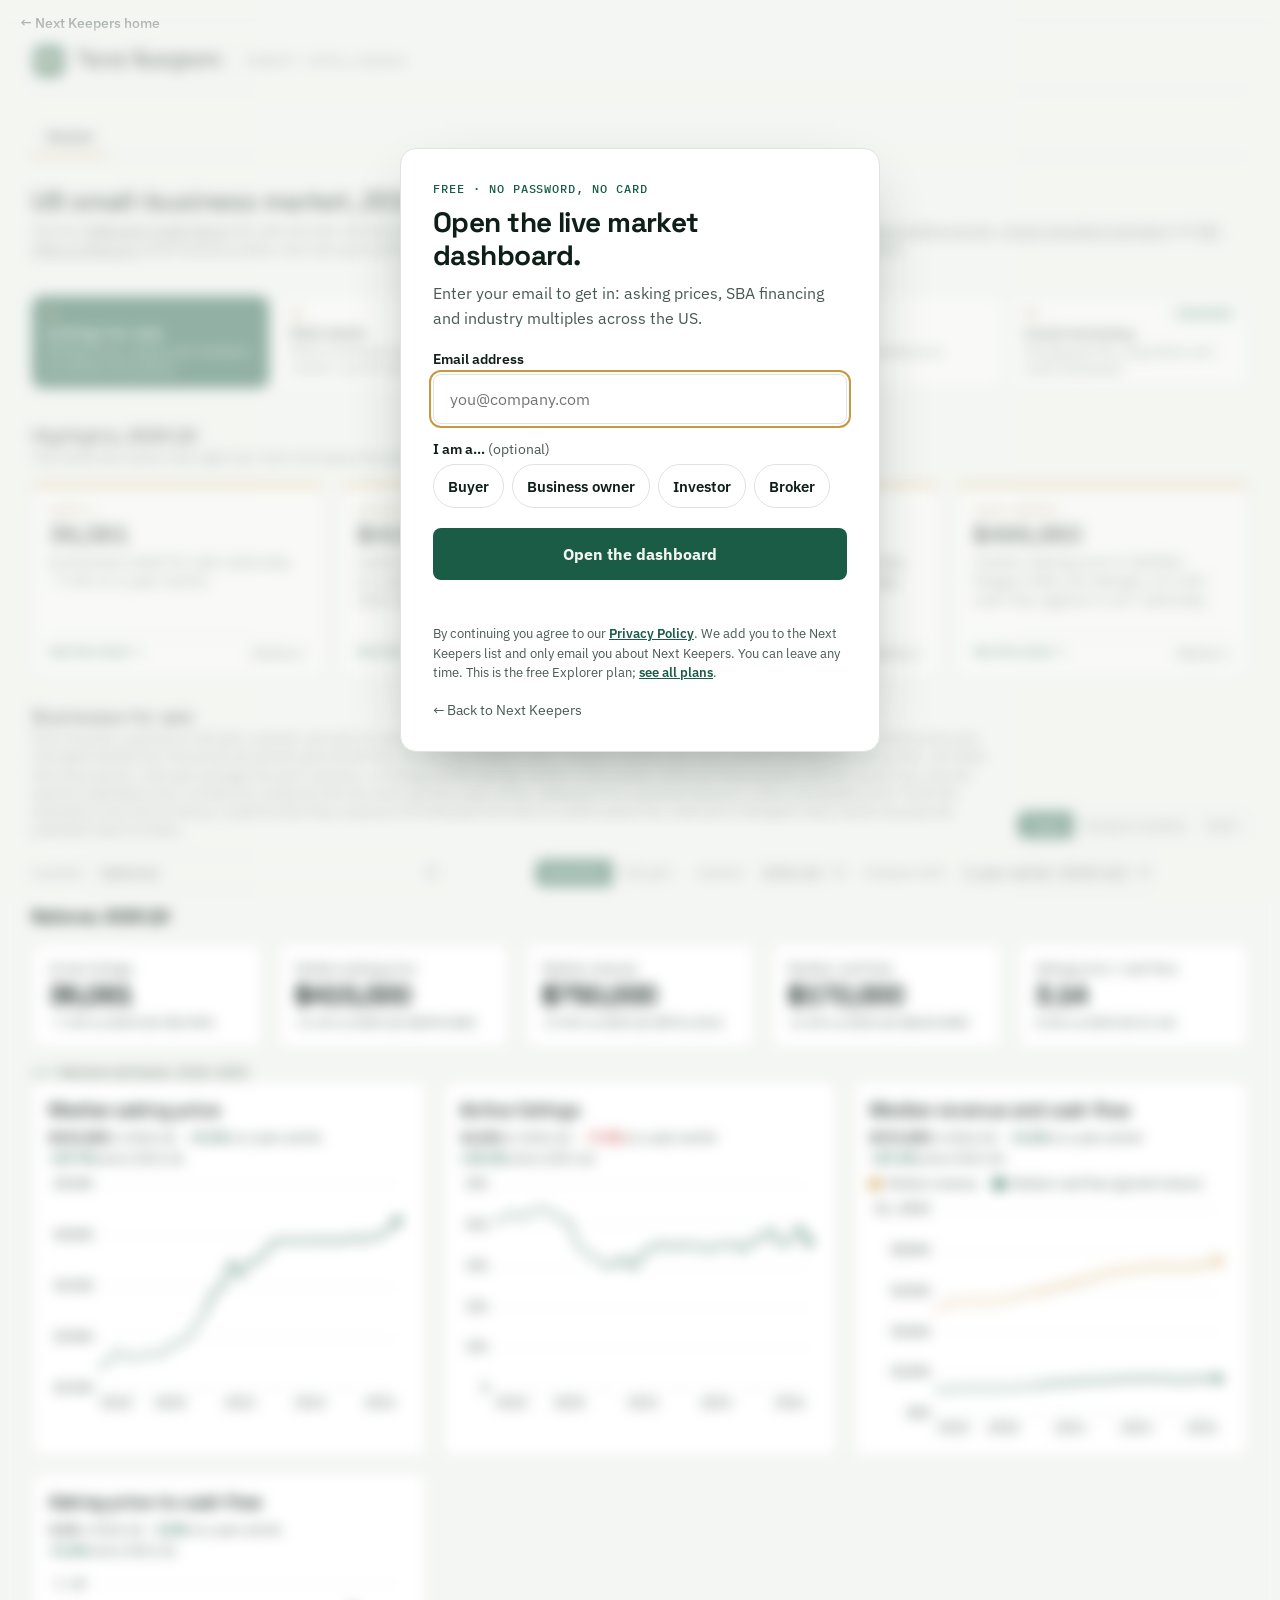
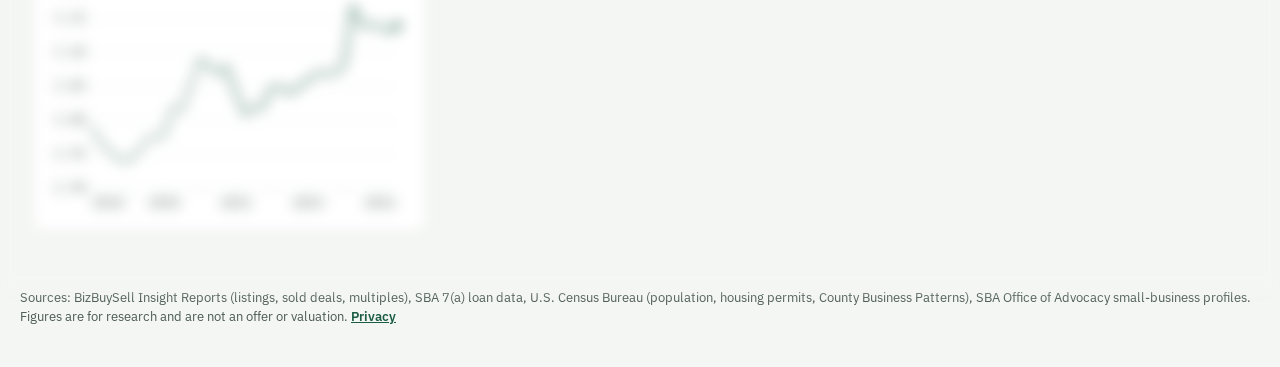
<file: dashboard/index.html>
<!doctype html>
<html lang="en">
<head>
<meta charset="utf-8">
<meta name="viewport" content="width=device-width, initial-scale=1">
<title>Market Intelligence | Next Keepers</title>
<meta name="description" content="US small-business market data: active listings, sold deals, multiples, SBA acquisition financing and local economy, 2013 to 2026.">
<link rel="icon" href="data:image/svg+xml,%3Csvg xmlns='http://www.w3.org/2000/svg' viewBox='0 0 120 120'%3E%3Crect x='6' y='6' width='108' height='108' rx='27' fill='%231A5C45'/%3E%3Crect x='31' y='33' width='9' height='54' fill='%23F4F6F3'/%3E%3Cpath d='M31 33H41L64 87H54z' fill='%23F4F6F3'/%3E%3Crect x='55' y='33' width='9' height='54' fill='%23C9973F'/%3E%3C/svg%3E">
<link rel="preconnect" href="https://fonts.googleapis.com">
<link rel="preconnect" href="https://fonts.gstatic.com" crossorigin>
<link rel="stylesheet" href="https://fonts.googleapis.com/css2?family=Newsreader:opsz,wght@6..72,500..600&family=Space+Grotesk:wght@500;600;700&family=IBM+Plex+Sans:wght@400;500;600&family=IBM+Plex+Mono:wght@400;500&display=swap">
<style>
html, body { margin: 0; background: #F4F6F3; }
@media (prefers-color-scheme: dark) { :root:not([data-theme="light"]) html, :root:not([data-theme="light"]) body { background: #0E1F18; } }
.site-back { display: block; max-width: 1280px; margin: 0 auto; padding: 14px 20px 0; box-sizing: border-box; font: 500 14px 'IBM Plex Sans', system-ui, sans-serif; }
.site-back a { color: #4A5A52; text-decoration: none; }
.site-back a:hover { color: #1A5C45; text-decoration: underline; }
@media (prefers-color-scheme: dark) { .site-back a { color: #A9BCB2; } .site-back a:hover { color: #6FC29A; } }
#dash-root {
  --cds-font-size-caption: 0.8125rem; --cds-font-size-body: 0.9375rem; --cds-font-size-heading: 1.125rem; --cds-font-size-title: 1.625rem;
  --cds-font-weight-medium: 500;
  --cds-pad-xs: 0.25rem; --cds-pad-sm: 0.5rem; --cds-pad-lg: 1rem;
  --cds-gap-sm: 0.5rem; --cds-gap-md: 1rem; --cds-gap-lg: 1.5rem;
  --cds-shadow-popover: 0 6px 20px rgba(14, 31, 24, 0.16); --cds-dur-slow: 0.3s;
}
#dash-root { max-width: 1280px; margin: 0 auto; padding: 8px 20px 56px; box-sizing: border-box; }
.site-foot { max-width: 1280px; margin: 0 auto; padding: 0 20px 40px; box-sizing: border-box; font: 400 13px/1.5 'IBM Plex Sans', system-ui, sans-serif; color: #4A5A52; }
@media (prefers-color-scheme: dark) { .site-foot { color: #A9BCB2; } }
.site-foot a { color: #1A5C45; font-weight: 600; }
@media (prefers-color-scheme: dark) { .site-foot a { color: #6FC29A; } }
</style>
<style>
/* Next Keepers brand: deep green + gold on a sage-white ground; Space Grotesk headings, IBM Plex Sans body, Plex Mono figures */
#dash-root {
  --color-bg: #F4F6F3; --color-panel: #FFFFFF; --color-fg: #0E1F18; --color-fg-muted: #4A5A52; --color-border-line: #DDE3DE;
  --color-ok: #1A5C45; --color-warn: #A97A28; --color-bad: #B42318;
  --cds-surface-popover: #FFFFFF; --cds-border: #DDE3DE; --cds-text-secondary: #4A5A52; --cds-radius: 8px;
  --cds-chart-grid: #E6EDE9; --cds-chart-muted: #A9BCB2; --cds-chart-reference: #4A5A52;
  --nk-c0: #1A5C45; --nk-c1: #C9973F; --nk-c2: #6E9A86; --nk-c3: #B4532A; --nk-c4: #0E1F18;
  --nk-green: #1A5C45; --nk-deep: #10251C; --nk-gold: #C9973F; --nk-gold-ink: #8A6420; --nk-tint: #E3EFE9; --nk-on: #F4F6F3;
  --font-anthropic-sans: 'IBM Plex Sans', system-ui, sans-serif;
  --font-anthropic-serif: 'Space Grotesk', system-ui, sans-serif;
  background: var(--color-bg); color: var(--color-fg);
}
@media (prefers-color-scheme: dark) { :root:not([data-theme="light"]) #dash-root { --color-bg: #0E1F18; --color-panel: #152B22; --color-fg: #F4F6F3; --color-fg-muted: #A9BCB2; --color-border-line: #2A4538;
  --color-ok: #6FC29A; --color-warn: #D9AE5E; --color-bad: #F28B6C;
  --cds-surface-popover: #1A3329; --cds-border: #2A4538; --cds-text-secondary: #A9BCB2;
  --cds-chart-grid: #21392E; --cds-chart-muted: #5E7A6C; --cds-chart-reference: #A9BCB2;
  --nk-c0: #6FC29A; --nk-c1: #D9AE5E; --nk-c2: #A9BCB2; --nk-c3: #E58A63; --nk-c4: #F4F6F3;
  --nk-green: #2E7A5C; --nk-deep: #0A1712; --nk-gold: #D9AE5E; --nk-gold-ink: #D9AE5E; --nk-tint: #1E3A2F; --nk-on: #F4F6F3; } }
:root[data-theme="dark"] #dash-root { --color-bg: #0E1F18; --color-panel: #152B22; --color-fg: #F4F6F3; --color-fg-muted: #A9BCB2; --color-border-line: #2A4538;
  --color-ok: #6FC29A; --color-warn: #D9AE5E; --color-bad: #F28B6C;
  --cds-surface-popover: #1A3329; --cds-border: #2A4538; --cds-text-secondary: #A9BCB2;
  --cds-chart-grid: #21392E; --cds-chart-muted: #5E7A6C; --cds-chart-reference: #A9BCB2;
  --nk-c0: #6FC29A; --nk-c1: #D9AE5E; --nk-c2: #A9BCB2; --nk-c3: #E58A63; --nk-c4: #F4F6F3;
  --nk-green: #2E7A5C; --nk-deep: #0A1712; --nk-gold: #D9AE5E; --nk-gold-ink: #D9AE5E; --nk-tint: #1E3A2F; --nk-on: #F4F6F3; }
.lx .nk-bar { display: flex; align-items: center; justify-content: space-between; gap: 1rem; flex-wrap: wrap; padding: .25rem 0 .75rem; border-bottom: 1px solid var(--color-border-line); }
.lx .nk-brand { display: flex; align-items: center; gap: .625rem; text-decoration: none; color: var(--color-fg); }
.lx .nk-word { font-family: Newsreader, Georgia, serif; font-weight: 560; font-size: 1.5rem; letter-spacing: -0.01em; line-height: 1; font-variation-settings: 'opsz' 72; }
.lx .nk-tag { font-family: 'IBM Plex Mono', ui-monospace, monospace; font-size: .75rem; letter-spacing: .12em; text-transform: uppercase; color: var(--color-fg-muted); padding-left: .75rem; margin-left: .125rem; border-left: 1px solid var(--color-border-line); line-height: 1.4; }
.lx h1, .lx h2, .lx h3 { font-family: 'Space Grotesk', system-ui, sans-serif; letter-spacing: -0.02em; }
.lx h1 { font-weight: 600 !important; }
.lx .lx-kpi .lx-val { font-family: 'Space Grotesk', system-ui, sans-serif !important; font-weight: 600 !important; letter-spacing: -0.02em; }
.lx .lx-kpi .lx-label, .lx .dl-lab, .lx thead th { letter-spacing: .02em; }
.lx td, .lx .lx-chg, .lx .lx-tick, .lx .lx-tip b, .lx .dl-sl-h b, .lx .sc-total { font-variant-numeric: tabular-nums; }
.lx .lx-tick { font-family: 'IBM Plex Mono', ui-monospace, monospace !important; font-size: 11px; }
.lx .lx-card { border-radius: 12px; }
.lx .lx-kpi { border-top: 3px solid var(--nk-green); }
.lx .dl-tabs button[aria-selected=true] { border-bottom-color: var(--nk-gold) !important; }
.lx .dl-btn { background: var(--nk-green) !important; border-color: var(--nk-green) !important; color: var(--nk-on) !important; border-radius: 8px !important; }
.lx .dl-btn.ghost { background: transparent !important; color: var(--color-fg) !important; border-color: var(--color-border-line) !important; }
.lx .lx-seg button[aria-pressed=true] { background: var(--nk-green) !important; color: var(--nk-on) !important; }
.lx .dl-sl input[type=range] { accent-color: var(--nk-green) !important; }
.lx input[type=checkbox] { accent-color: var(--nk-green); }
.lx td.score .bar i, .lx .sc-part .b i { background: var(--nk-green) !important; }
.lx tr.sel td, .lx table.dl-click tbody tr:hover td { background: var(--nk-tint) !important; }
.lx .lx-take b { color: var(--nk-green); }
@media (prefers-color-scheme: dark) { :root:not([data-theme="light"]) .lx .lx-take b { color: var(--nk-c0); } }
:root[data-theme="dark"] .lx .lx-take b { color: var(--nk-c0); }
.lx a { color: inherit; }
</style>
<!-- PUBLIC MODE: "Your listings" and "Deal finder" run on individual marketplace listings, which are
     not published in this repo. To switch them on in a private copy, add data/listings.json and delete this block. -->
<style id="public-mode">
#tab-mine, #tab-deals, #pg-mine, #pg-deals { display: none !important; }
</style>
<script>
  // Old shared links that pointed at the private tabs open the Market tab instead.
  if (/[?&]page=(mine|deals)/.test(location.search) || /#(pg-deals|dl-|pg-mine|mn-)/.test(location.hash)) {
    history.replaceState(null, '', location.pathname);
  }
</script>
<!-- Email gate and plan locks: settings in ../assets/js/site-config.js, behaviour in gate.js -->
<link rel="stylesheet" href="gate.css">
<script src="../assets/js/site-config.js"></script>
<script src="gate.js"></script>
<script src="../assets/js/vendor/d3.min.js"></script>
<script>window.DASH_SKIP = ["listings"]; // private data: not in this repo, so do not even request it</script>
<script src="dash-runtime.js"></script>
</head>
<body>
<p class="site-back"><a href="../">&larr; Next Keepers home</a></p>
<div id="dash-root">
<style>
#dash-root { --dash-gutter: clamp(1rem, 3vw, 2rem); }
.lx { max-width: 76rem; margin-inline: auto; display: flex; flex-direction: column; gap: 1.75rem; font-family: var(--font-anthropic-sans); color: var(--color-fg); font-variant-numeric: tabular-nums; }
.lx * { box-sizing: border-box; }
.lx h1 { font-family: var(--font-anthropic-serif); font-weight: 400; font-size: var(--cds-font-size-title); margin: 0; letter-spacing: -0.01em; }
.lx h2 { font-size: var(--cds-font-size-heading); font-weight: var(--cds-font-weight-medium); margin: 0; }
.lx .lx-take { margin: .5rem 0 0; max-width: 46rem; line-height: 1.5; color: var(--color-fg); }
.lx .lx-take b { font-weight: 600; }
.lx .lx-sub { margin: .25rem 0 0; color: var(--color-fg-muted); font-size: var(--cds-font-size-caption); line-height: 1.45; }
.lx section { display: flex; flex-direction: column; gap: var(--cds-gap-md); min-width: 0; }
.lx .lx-sechead { display: flex; flex-direction: column; gap: .125rem; }
.lx .lx-grid { display: grid; gap: var(--cds-gap-md); grid-template-columns: repeat(auto-fit, minmax(min(100%, 20rem), 1fr)); }
.lx .lx-kpis { display: grid; gap: var(--cds-gap-md); grid-template-columns: repeat(auto-fit, minmax(min(100%, 11rem), 1fr)); }
.lx .lx-card { background: var(--color-panel); border: 1px solid var(--color-border-line); border-radius: var(--cds-radius); padding: var(--cds-pad-lg); min-width: 0; display: flex; flex-direction: column; gap: var(--cds-gap-sm); }
.lx .lx-card h3 { margin: 0; font-size: var(--cds-font-size-heading); font-weight: var(--cds-font-weight-medium); }
.lx .lx-note { margin: 0; color: var(--color-fg-muted); font-size: var(--cds-font-size-caption); line-height: 1.4; }
.lx .lx-kpi { gap: .25rem; }
.lx .lx-kpi .lx-label { color: var(--color-fg-muted); font-size: var(--cds-font-size-caption); }
.lx .lx-kpi .lx-val { font-family: var(--font-anthropic-serif); font-weight: 400; font-size: var(--cds-font-size-title); line-height: 1.1; }
.lx .lx-kpi .lx-chg { font-size: var(--cds-font-size-caption); color: var(--color-fg-muted); }
.lx .lx-chart { position: relative; min-height: 240px; min-width: 0; }
.lx .lx-chart.tall { min-height: 280px; }
.lx .lx-chart svg { display: block; overflow: visible; }
.lx .lx-tick { fill: var(--color-fg-muted); font-size: var(--cds-font-size-caption); font-family: var(--font-anthropic-sans); }
.lx .lx-legend { display: flex; flex-wrap: wrap; gap: .25rem 1rem; font-size: var(--cds-font-size-caption); color: var(--color-fg-muted); }
.lx .lx-legend i { display: inline-block; width: .625rem; height: .625rem; border-radius: 2px; margin-right: .375rem; vertical-align: -1px; }
.lx .lx-tip { position: absolute; z-index: 5; pointer-events: none; background: var(--cds-surface-popover); border: 1px solid var(--cds-border); border-radius: var(--cds-radius); box-shadow: var(--cds-shadow-popover); padding: var(--cds-pad-xs) var(--cds-pad-sm); font-size: var(--cds-font-size-caption); white-space: nowrap; }
.lx .lx-tip .t { color: var(--cds-text-secondary); margin-bottom: 2px; }
.lx .lx-tip .r { display: flex; gap: .5rem; align-items: center; }
.lx .lx-tip .r i { width: .5rem; height: .5rem; border-radius: 2px; display: inline-block; }
.lx .lx-tip .r b { font-weight: 600; margin-left: auto; padding-left: .75rem; }
.lx .lx-controls { display: flex; flex-wrap: wrap; gap: var(--cds-gap-sm); align-items: center; }
.lx select, .lx input[type=search] { font: inherit; font-size: var(--cds-font-size-body); color: var(--color-fg); background: var(--color-bg); border: 1px solid var(--color-border-line); border-radius: var(--cds-radius); padding: .375rem .5rem; max-width: 100%; min-width: 0; }
.lx input[type=search] { min-width: 12rem; }
.lx .lx-tablebox { max-height: 30rem; overflow: auto; border: 1px solid var(--color-border-line); border-radius: var(--cds-radius); background: var(--color-bg); }
.lx table { border-collapse: collapse; width: 100%; font-size: var(--cds-font-size-body); }
.lx th, .lx td { padding: .4rem .625rem; text-align: right; white-space: nowrap; border-bottom: 1px solid var(--color-border-line); }
.lx th:first-child, .lx td:first-child { text-align: left; }
.lx thead th { position: sticky; top: 0; background: var(--color-panel); z-index: 1; font-weight: var(--cds-font-weight-medium); font-size: var(--cds-font-size-caption); color: var(--color-fg-muted); }
.lx thead th button { all: unset; cursor: pointer; padding: 0; }
.lx thead th button:hover, .lx thead th button:focus-visible { color: var(--color-fg); text-decoration: underline; }
.lx td.muted { color: var(--color-fg-muted); }
.lx tr.nat td { font-weight: 600; }
.lx .lx-gaps td { white-space: normal; text-align: left; vertical-align: top; min-width: 9rem; line-height: 1.4; }
.lx .lx-gaps td:nth-child(4) { min-width: 16rem; }
.lx .pill { display: inline-block; padding: .0625rem .5rem; border-radius: 999px; font-size: var(--cds-font-size-caption); font-weight: 600; }
.lx .pill.Missing { background: color-mix(in srgb, var(--color-bad) 22%, var(--color-panel)); color: var(--color-bad); }
.lx .pill.Check { background: color-mix(in srgb, var(--color-warn) 24%, var(--color-panel)); color: var(--color-warn); }
.lx .pill.Verify { background: color-mix(in srgb, var(--color-warn) 14%, var(--color-panel)); color: var(--color-warn); }
.lx .pill.Info { background: var(--color-panel); border: 1px solid var(--color-border-line); color: var(--color-fg-muted); }
.lx .lx-stats { display: flex; flex-wrap: wrap; gap: .25rem 1.5rem; font-size: var(--cds-font-size-body); }
.lx .lx-stats span.k { color: var(--color-fg-muted); margin-right: .375rem; }
.lx .lx-stats b { font-weight: 600; }
.lx .lx-swatch { display: inline-block; width: .75rem; height: .75rem; border-radius: 2px; margin-right: .25rem; vertical-align: -1px; }
.lx .s-complete { background: color-mix(in srgb, var(--color-ok) 40%, var(--color-panel)); }
.lx .s-recovered { background: color-mix(in srgb, var(--color-warn) 70%, var(--color-panel)); }
.lx .s-partial { background: color-mix(in srgb, var(--color-warn) 45%, var(--color-bad)); }
.lx .s-missing { background: var(--color-bad); }
.lx .lx-heatbox { position: relative; max-height: 32rem; overflow: auto; border: 1px solid var(--color-border-line); border-radius: var(--cds-radius); background: var(--color-bg); padding: .5rem; }
.lx .lx-heat { display: grid; grid-template-columns: 7.5rem repeat(22, minmax(.75rem, 1fr)); gap: 2px; min-width: 30rem; align-items: center; }
.lx .lx-heat .h { font-size: .625rem; color: var(--color-fg-muted); text-align: center; position: sticky; top: -.5rem; background: var(--color-bg); padding-block: .25rem; z-index: 1; }
.lx .lx-heat .m { font-size: var(--cds-font-size-caption); overflow: hidden; text-overflow: ellipsis; white-space: nowrap; padding-right: .375rem; }
.lx .lx-heat .c { height: .875rem; border-radius: 2px; }
.lx .lx-strip { display: grid; grid-template-columns: repeat(22, minmax(0, 1fr)); gap: 2px; min-width: 0; }
.lx .lx-strip .c { height: 1.5rem; border-radius: 2px; }
.lx .lx-strip .q { font-size: .625rem; color: var(--color-fg-muted); text-align: center; padding-top: .125rem; overflow: hidden; }
.lx .lx-fail { position: absolute; inset: 0; display: flex; align-items: center; justify-content: center; gap: .375rem; color: var(--color-fg-muted); font-size: var(--cds-font-size-caption); }
.lx .lx-fail::before { content: ""; width: .375rem; height: .375rem; border-radius: 50%; background: var(--color-bad); }
.lx [data-dash-source-state=empty] { color: transparent; }
.lx [data-dash-source-state=refreshing] { opacity: .5; transition: opacity var(--cds-dur-slow); }

.lx .lx-usmap svg { display: block; width: 100%; height: auto; max-width: 62rem; margin-inline: auto; }
.lx .lx-usmap path.st { stroke: var(--color-panel); stroke-width: .75; cursor: default; }
.lx .lx-usmap path.st:hover, .lx .lx-usmap path.st.on { stroke: var(--color-fg); stroke-width: 1.5; }
.lx .lx-usmap text { font-family: var(--font-anthropic-sans); font-size: 11px; text-anchor: middle; pointer-events: none; fill: var(--color-fg); }
.lx .lx-usmap text.v { font-size: 9.5px; opacity: .85; }
.lx .lx-usmap text.dark { fill: var(--color-bg); }
.lx .lx-tiles { display: grid; grid-template-columns: repeat(12, minmax(0, 1fr)); gap: 3px; max-width: 46rem; }
.lx .lx-tiles .t { aspect-ratio: 1; border-radius: 3px; display: flex; flex-direction: column; align-items: center; justify-content: center; font-size: clamp(.5rem, 1.6vw, .75rem); font-weight: 600; color: var(--color-fg); cursor: default; min-width: 0; overflow: hidden; }
.lx .lx-tiles .t span { font-weight: 400; font-size: .85em; opacity: .85; }
.lx .lx-tiles .t.dark { color: var(--color-bg); }
.lx .lx-scale { display: flex; align-items: center; gap: .375rem; font-size: var(--cds-font-size-caption); color: var(--color-fg-muted); flex-wrap: wrap; }
.lx .lx-scale i { display: inline-block; width: 1.5rem; height: .625rem; border-radius: 2px; }
.lx .lx-bars { display: flex; flex-direction: column; gap: .3rem; }
.lx .lx-bar { display: grid; grid-template-columns: minmax(0, 15rem) minmax(0, 1fr) auto; gap: .5rem; align-items: center; font-size: var(--cds-font-size-caption); }
.lx .lx-bar .n { overflow: hidden; text-overflow: ellipsis; white-space: nowrap; }
.lx .lx-bar .b { height: .8rem; border-radius: 2px; min-width: 2px; }
.lx .lx-bar .v { white-space: nowrap; color: var(--color-fg-muted); }
.lx .lx-bar .v b { color: var(--color-fg); font-weight: 600; }
.lx .lx-seg { display: inline-flex; border: 1px solid var(--color-border-line); border-radius: var(--cds-radius); overflow: hidden; }
.lx .lx-seg button { all: unset; cursor: pointer; padding: .3rem .6rem; font-size: var(--cds-font-size-caption); color: var(--color-fg-muted); }
.lx .lx-seg button[aria-pressed=true] { background: var(--color-panel); color: var(--color-fg); font-weight: 600; }
.lx .lx-seg button:focus-visible { outline: 2px solid var(--color-fg); outline-offset: -2px; }
@media (max-width: 40rem) { .lx .lx-bar { grid-template-columns: minmax(0, 8rem) minmax(0, 1fr) auto; } }

.lx #pg-market, .lx #pg-deals, .lx #pg-hist { display: flex; flex-direction: column; gap: 1.75rem; }
.lx #pg-market[hidden], .lx #pg-deals[hidden], .lx #pg-hist[hidden] { display: none; }
.lx .dl-tabs { display: flex; gap: .25rem; border-bottom: 1px solid var(--color-border-line); }
.lx .dl-tabs button { all: unset; cursor: pointer; padding: .5rem .875rem; font-size: var(--cds-font-size-body); color: var(--color-fg-muted); border-bottom: 2px solid transparent; margin-bottom: -1px; }
.lx .dl-tabs button[aria-selected=true] { color: var(--color-fg); border-bottom-color: var(--color-fg); font-weight: var(--cds-font-weight-medium); }
.lx .dl-tabs button:focus-visible, .lx .dl-btn:focus-visible { outline: 2px solid var(--color-fg); outline-offset: 2px; }
.lx .dl-form { display: grid; gap: var(--cds-gap-sm) var(--cds-gap-md); grid-template-columns: repeat(auto-fill, minmax(min(100%, 11rem), 1fr)); }
.lx .dl-form label { display: flex; flex-direction: column; gap: .25rem; font-size: var(--cds-font-size-caption); color: var(--color-fg-muted); min-width: 0; }
.lx .dl-form label.wide { grid-column: span 2; }
@media (max-width: 30rem) { .lx .dl-form label.wide { grid-column: auto; } }
.lx .dl-form input, .lx .dl-saverow input[type=text] { font: inherit; font-size: var(--cds-font-size-body); color: var(--color-fg); background: var(--color-bg); border: 1px solid var(--color-border-line); border-radius: var(--cds-radius); padding: .375rem .5rem; min-width: 0; width: 100%; }
.lx .dl-saverow input[type=text] { width: auto; min-width: 10rem; }
.lx .dl-form select { width: 100%; }
.lx .dl-lab { font-size: var(--cds-font-size-caption); color: var(--color-fg-muted); }
.lx .dl-checks { display: flex; flex-wrap: wrap; gap: .5rem 1.25rem; font-size: var(--cds-font-size-body); }
.lx .dl-checks label { display: inline-flex; gap: .375rem; align-items: center; cursor: pointer; }
.lx .dl-inds { display: flex; flex-direction: column; gap: .375rem; }
.lx .dl-chips { display: flex; flex-wrap: wrap; gap: .375rem; }
.lx .dl-chips button { all: unset; cursor: pointer; font-size: var(--cds-font-size-caption); padding: .25rem .625rem; border-radius: 999px; border: 1px solid var(--color-border-line); color: var(--color-fg-muted); }
.lx .dl-chips button[aria-pressed=true] { background: var(--color-fg); color: var(--color-bg); border-color: var(--color-fg); }
.lx .dl-chips button:focus-visible { outline: 2px solid var(--color-fg); outline-offset: 2px; }
.lx .dl-btn { font: inherit; font-size: var(--cds-font-size-body); cursor: pointer; padding: .375rem .875rem; border-radius: var(--cds-radius); border: 1px solid var(--color-fg); background: var(--color-fg); color: var(--color-bg); }
.lx .dl-btn.ghost { background: transparent; color: var(--color-fg); border-color: var(--color-border-line); }
.lx .dl-btn:disabled { opacity: .45; cursor: default; }
.lx table.dl-click tbody tr { cursor: pointer; }
.lx table.dl-click tbody tr:hover td, .lx tr.sel td { background: color-mix(in srgb, var(--color-fg) 6%, transparent); }
.lx td.good { color: var(--color-ok); font-weight: 600; }
.lx td.warn { color: var(--color-warn); font-weight: 600; }
.lx td a { color: inherit; text-decoration: underline; text-decoration-color: var(--color-border-line); text-underline-offset: 2px; }
.lx td.wrap { white-space: normal; min-width: 14rem; max-width: 22rem; }
.lx .dl-sub { margin: .25rem 0 0; font-size: var(--cds-font-size-body); font-weight: var(--cds-font-weight-medium); }
.lx .dl-form label { justify-content: flex-end; }
.lx .dl-res { display: flex; flex-direction: column; gap: .375rem; }
.lx .dl-sliders { display: grid; gap: var(--cds-gap-md) var(--cds-gap-lg, 1.5rem); grid-template-columns: repeat(auto-fit, minmax(min(100%, 15rem), 1fr)); }
.lx .dl-sl { display: flex; flex-direction: column; gap: .25rem; min-width: 0; }
.lx .dl-sl-h { display: flex; justify-content: space-between; align-items: baseline; gap: .5rem; font-size: var(--cds-font-size-caption); color: var(--color-fg-muted); }
.lx .dl-sl-h b { color: var(--color-fg); font-size: var(--cds-font-size-body); font-weight: 600; white-space: nowrap; }
.lx .dl-sl input[type=range] { width: 100%; accent-color: var(--color-fg); margin: 0; cursor: pointer; }
.lx .dl-sl-s { display: flex; justify-content: space-between; font-size: .6875rem; color: var(--color-fg-muted); }
.lx .dl-filters { display: grid; gap: var(--cds-gap-sm) var(--cds-gap-md); grid-template-columns: repeat(auto-fit, minmax(min(100%, 13rem), 1fr)); align-items: end; }
.lx .dl-filters label { display: flex; flex-direction: column; gap: .25rem; font-size: var(--cds-font-size-caption); color: var(--color-fg-muted); min-width: 0; }
.lx .dl-filters input[type=search], .lx .dl-filters select { width: 100%; }
.lx .pk { position: relative; display: flex; flex-direction: column; gap: .25rem; min-width: 0; }
.lx .pk-btn { all: unset; box-sizing: border-box; cursor: pointer; font-size: var(--cds-font-size-body); color: var(--color-fg); background: var(--color-bg); border: 1px solid var(--color-border-line); border-radius: var(--cds-radius); padding: .375rem 1.75rem .375rem .5rem; white-space: nowrap; overflow: hidden; text-overflow: ellipsis; position: relative; width: 100%; }
.lx .pk-btn::after { content: ""; position: absolute; right: .625rem; top: 50%; width: .375rem; height: .375rem; border-right: 1.5px solid var(--color-fg-muted); border-bottom: 1.5px solid var(--color-fg-muted); transform: translateY(-70%) rotate(45deg); }
.lx .pk-btn:focus-visible { outline: 2px solid var(--color-fg); outline-offset: 2px; }
.lx .pk-pop { position: absolute; top: calc(100% + 4px); left: 0; z-index: 30; width: min(24rem, calc(100vw - 2.5rem)); background: var(--cds-surface-popover, var(--color-panel)); border: 1px solid var(--cds-border, var(--color-border-line)); border-radius: var(--cds-radius); box-shadow: var(--cds-shadow-popover); padding: .5rem; display: flex; flex-direction: column; gap: .5rem; }
.lx .pk-pop[hidden] { display: none; }
.lx .pk-pop input[type=search] { width: 100%; min-width: 0; }
.lx .pk-list { max-height: 16rem; overflow: auto; display: flex; flex-direction: column; }
.lx .pk-opt { display: flex; gap: .5rem; align-items: center; padding: .3rem .25rem; border-radius: 4px; cursor: pointer; font-size: var(--cds-font-size-body); color: var(--color-fg); }
.lx .pk-opt:hover { background: color-mix(in srgb, var(--color-fg) 6%, transparent); }
.lx .pk-opt .pk-n { margin-left: auto; color: var(--color-fg-muted); font-size: var(--cds-font-size-caption); }
.lx .pk-foot { display: flex; justify-content: space-between; gap: .5rem; }
.lx details.dl-more > summary { cursor: pointer; color: var(--color-fg-muted); font-size: var(--cds-font-size-caption); width: fit-content; }
.lx details.dl-more > summary:hover { color: var(--color-fg); }
.lx details.dl-more[open] > summary { margin-bottom: .5rem; }
.lx details.dl-more .dl-morebody { display: flex; flex-direction: column; gap: var(--cds-gap-sm); }
.lx [hidden] { display: none !important; }
.lx .vt-head { display: flex; justify-content: space-between; align-items: flex-end; gap: .75rem 1.5rem; flex-wrap: wrap; }
.lx .vt-head > div:first-child { display: flex; flex-direction: column; gap: .125rem; min-width: 0; flex: 1 1 22rem; }
.lx .g-line { margin: 0; font-size: var(--cds-font-size-caption); color: var(--color-fg-muted); display: flex; flex-wrap: wrap; gap: .25rem .75rem; }
.lx .g-line b { color: var(--color-fg); font-weight: 600; }
.lx .g-up { color: var(--color-ok); font-weight: 600; }
.lx .g-down { color: var(--color-bad); font-weight: 600; }
.lx td.g-up, .lx td.g-down { font-weight: 500; }
.lx .nk-subnav { position: sticky; top: 0; z-index: 15; display: grid; grid-template-columns: repeat(5, minmax(0, 1fr)); gap: .5rem; padding: .5rem 0; background: var(--color-bg); }
.lx .nk-subnav button { all: unset; box-sizing: border-box; cursor: pointer; display: flex; flex-direction: column; gap: .125rem; padding: .625rem .75rem; border: 1px solid var(--color-border-line); border-radius: 10px; background: var(--color-panel); font-family: 'Space Grotesk', system-ui, sans-serif; font-weight: 600; font-size: var(--cds-font-size-body); color: var(--color-fg); min-width: 0; }
.lx .nk-subnav button .n { font-family: 'IBM Plex Mono', ui-monospace, monospace; font-size: .6875rem; font-weight: 500; color: var(--nk-gold-ink); letter-spacing: .08em; }
.lx .nk-subnav button .d { font-family: 'IBM Plex Sans', system-ui, sans-serif; font-weight: 400; font-size: var(--cds-font-size-caption); color: var(--color-fg-muted); line-height: 1.3; }
.lx .nk-subnav button:hover { border-color: var(--nk-green); }
.lx .nk-subnav button[aria-pressed=true] { background: var(--nk-green); border-color: var(--nk-green); color: var(--nk-on); }
.lx .nk-subnav button[aria-pressed=true] .n { color: var(--nk-gold); }
.lx .nk-subnav button[aria-pressed=true] .d { color: color-mix(in srgb, var(--nk-on) 80%, transparent); }
.lx .nk-subnav button:focus-visible { outline: 2px solid var(--color-fg); outline-offset: 2px; }
@media (max-width: 52rem) { .lx .nk-subnav { grid-template-columns: repeat(3, minmax(0, 1fr)); } .lx .nk-subnav button .d { display: none; } }
.lx .ind-pick { display: flex; flex-wrap: wrap; gap: .5rem; align-items: center; }
.lx .ind-pick input[type=search] { min-width: min(100%, 22rem); }
.lx .hl-grid { display: grid; gap: var(--cds-gap-md); grid-template-columns: repeat(auto-fit, minmax(min(100%, 14rem), 1fr)); }
.lx .hl-card { display: flex; flex-direction: column; gap: .25rem; border-top: 3px solid var(--nk-gold); }
.lx .hl-k { font-family: 'IBM Plex Mono', ui-monospace, monospace; font-size: .6875rem; letter-spacing: .08em; text-transform: uppercase; color: var(--nk-gold-ink); }
.lx .hl-v { font-family: 'Space Grotesk', system-ui, sans-serif; font-weight: 600; font-size: 1.5rem; letter-spacing: -0.02em; line-height: 1.15; font-variant-numeric: tabular-nums; }
.lx .hl-t { margin: 0; flex: 1; font-size: var(--cds-font-size-body); color: var(--color-fg-muted); }
.lx .hl-f { display: flex; justify-content: space-between; align-items: center; gap: .5rem; padding-top: .375rem; border-top: 1px solid var(--color-border-line); margin-top: .25rem; }
.lx .hl-go { all: unset; cursor: pointer; font-weight: 600; font-size: var(--cds-font-size-caption); color: var(--nk-green); }
.lx .hl-go:hover { text-decoration: underline; }
.lx .hl-go:focus-visible { outline: 2px solid var(--color-fg); outline-offset: 2px; }
.lx .hl-src { font-size: var(--cds-font-size-caption); color: var(--color-fg-muted); }
@media (prefers-color-scheme: dark) { :root:not([data-theme="light"]) .lx .hl-go { color: var(--nk-c0); } }
:root[data-theme="dark"] .lx .hl-go { color: var(--nk-c0); }
.lx .xp-bar { gap: .5rem 1rem; }
.lx .xp-bar label.xp { display: inline-flex; align-items: center; gap: .375rem; max-width: 100%; min-width: 0; font-size: var(--cds-font-size-caption); color: var(--color-fg-muted); }
.lx .xp-bar select { flex: 1 1 auto; min-width: 0; max-width: min(100%, 22rem); }
.lx .xp-sub { margin: 0; font-family: 'Space Grotesk', system-ui, sans-serif; font-weight: 600; color: var(--color-fg); }
.lx .lx-sub a { color: inherit; text-decoration: underline; text-underline-offset: 2px; }
.lx td.tl, .lx th.tl { text-align: left; }
.lx .pc-card { margin-bottom: var(--cds-gap-md); }
.lx .pc-head { display: flex; flex-wrap: wrap; justify-content: space-between; align-items: center; gap: .5rem 1rem; }
.lx .pc-head h3 { margin: 0; }
.lx .pc-box { max-height: 34rem; overflow-y: auto; overscroll-behavior: contain; }
.lx .pc-box .lx-chart { min-height: 6rem; }
.lx .lx-bar .stk { display: flex; height: .8rem; }
.lx .lx-bar .stk i { height: 100%; min-width: 1px; }
.lx .lx-bar .stk i:first-child { border-radius: 2px 0 0 2px; }
.lx .lx-bar .stk i:last-child { border-radius: 0 2px 2px 0; }
.lx .sc-crit { display: grid; grid-template-columns: minmax(9rem, 13rem) 5.5rem minmax(0, 1fr); gap: .5rem 1rem; align-items: start; }
.lx .sc-crit .h { font-size: var(--cds-font-size-caption); color: var(--color-fg-muted); }
.lx .sc-crit .n { font-weight: var(--cds-font-weight-medium); padding-top: .375rem; }
.lx .sc-crit input { font: inherit; font-size: var(--cds-font-size-body); color: var(--color-fg); background: var(--color-bg); border: 1px solid var(--color-border-line); border-radius: var(--cds-radius); padding: .375rem .5rem; width: 100%; min-width: 0; }
.lx .sc-crit input:disabled { opacity: .45; }
.lx .sc-crit .d { font-size: var(--cds-font-size-caption); color: var(--color-fg-muted); line-height: 1.4; padding-top: .375rem; }
.lx .sc-crit .off { opacity: .5; }
@media (max-width: 36rem) { .lx .sc-crit { grid-template-columns: minmax(0, 1fr) 5rem; } .lx .sc-crit .d { grid-column: 1 / -1; padding-top: 0; } .lx .sc-crit .h.dh { display: none; } }
.lx td.score b { font-weight: 600; }
.lx td.score .bar { display: inline-block; vertical-align: middle; width: 3rem; height: .4rem; border-radius: 2px; background: var(--color-border-line); margin-right: .375rem; overflow: hidden; }
.lx td.score .bar i { display: block; height: 100%; background: var(--color-fg); }
.lx .sc-parts { display: flex; flex-direction: column; gap: .3rem; }
.lx .sc-part { display: grid; grid-template-columns: minmax(0, 11rem) minmax(0, 1fr) 3rem; gap: .5rem; align-items: center; font-size: var(--cds-font-size-caption); }
.lx .sc-part .b { height: .5rem; border-radius: 2px; background: var(--color-border-line); overflow: hidden; }
.lx .sc-part .b i { display: block; height: 100%; background: var(--color-fg); }
.lx .sc-part span:last-child { text-align: right; font-weight: 600; }
.lx .sc-total { font-family: var(--font-anthropic-serif); font-size: var(--cds-font-size-title); line-height: 1.1; }
.lx .dl-res h3 { margin-top: .75rem; }
.lx .dl-kv { display: flex; justify-content: space-between; gap: 1rem; border-bottom: 1px dashed var(--color-border-line); padding-bottom: .25rem; font-size: var(--cds-font-size-body); }
.lx .dl-kv span { color: var(--color-fg-muted); }
.lx .dl-kv b { font-weight: 600; text-align: right; }
.lx .dl-verdict { margin-top: .25rem; padding: .5rem .75rem; border-radius: var(--cds-radius); background: var(--color-bg); border: 1px solid var(--color-border-line); line-height: 1.45; }
.lx .dl-checklist { list-style: none; margin: 0; padding: 0; display: flex; flex-direction: column; gap: .25rem; font-size: var(--cds-font-size-body); }
.lx .dl-checklist li::before { content: "•"; margin-right: .5rem; }
.lx .dl-checklist li.ok::before { content: "✓"; color: var(--color-ok); }
.lx .dl-checklist li.no::before { content: "✗"; color: var(--color-bad); }
.lx .dl-checklist li.unk::before { content: "?"; color: var(--color-warn); }
@media (max-width: 30rem) { .lx .lx-heat { grid-template-columns: 5.5rem repeat(22, minmax(.75rem, 1fr)); } }
</style>

<div class="lx" id="lx-top">
  <div class="nk-bar">
    <span class="nk-brand"><svg role="img" aria-label="Next Keepers" viewBox="0 0 120 120" width="34" height="34" style="display:block;flex-shrink:0"><rect x="6" y="6" width="108" height="108" rx="27" fill="#1A5C45"></rect><rect x="31" y="33" width="9" height="54" fill="#F4F6F3"></rect><path d="M31 33H41L64 87H54z" fill="#F4F6F3"></path><path d="M96.10 33L96.24 33.13L67.24 63.13L60.76 56.87L83.84 33z" fill="#F4F6F3"></path><path d="M89.69 87L72.50 49.27L80.70 45.53L99.58 87z" fill="#F4F6F3"></path><rect x="55" y="33" width="9" height="54" fill="#C9973F"></rect></svg><span class="nk-word">Next Keepers</span><span class="nk-tag">Market intelligence</span></span>
  </div>
  <nav class="dl-tabs" role="tablist" aria-label="Dashboard pages">
    <button type="button" role="tab" id="tab-market" aria-selected="true">Market</button>
    <button type="button" role="tab" id="tab-mine" aria-selected="false">Your listings</button>
    <button type="button" role="tab" id="tab-deals" aria-selected="false">Deal finder</button>
  </nav>
  <div id="pg-market">
  <header>
    <h1 id="lx-title">US small-business market, 2013 to 2026</h1>
    <p class="lx-sub">Sources: <a href="https://www.bizbuysell.com/insight-report/" target="_blank" rel="noopener">BizBuySell Insight Report</a> (for sale and sold, National plus 64 metros; 2013–2020 from its archive), <a href="https://data.sba.gov/dataset/7-a-504-foia" target="_blank" rel="noopener">SBA 7(a) loan data</a> (FY2020 on), <a href="https://www.census.gov/construction/bps/" target="_blank" rel="noopener">Census building permits</a>, <a href="https://www.census.gov/programs-surveys/popest.html" target="_blank" rel="noopener">Census population estimates</a> and <a href="https://advocacy.sba.gov/" target="_blank" rel="noopener">SBA Office of Advocacy</a> small business profiles. Each tab opens with its highlights; pick a location and a period to update every chart and table below them.</p>
  </header>

  <nav class="nk-subnav" id="lx-subnav" aria-label="Market sections">
    <button type="button" data-cat="listings" aria-pressed="true"><span class="n">01</span>Listings for sale<span class="d">Asking prices, supply and multiples by market and quarter</span></button>
    <button type="button" data-cat="sold" aria-pressed="false"><span class="n">02</span>Sold deals<span class="d">What businesses sold for, by market, quarter and year</span></button>
    <button type="button" data-cat="financing" aria-pressed="false"><span class="n">03</span>SBA financing<span class="d">Acquisition loans by market, state and county</span></button>
    <button type="button" data-cat="industries" aria-pressed="false"><span class="n">04</span>Industries<span class="d">Sector mix and multiples by industry</span></button>
    <button type="button" data-cat="local" aria-pressed="false"><span class="n">05</span>Local economy<span class="d">Housing permits, population and small businesses</span></button>
  </nav>

  <section id="hl-listings" data-cat="listings" aria-label="Highlights">
    <div class="lx-sechead"><h2 id="hl-l-h">Highlights</h2><p class="lx-note">The trends that matter most right now. Each card opens the chart behind it; Source opens where the figures come from.</p></div>
    <div class="hl-grid" id="hl-l"></div>
  </section>

  <section id="lx-l" data-cat="listings" aria-label="Businesses for sale">
    <div class="vt-head"><div><h2>Businesses for sale</h2><p class="lx-note">Pick a location, quarterly or full year, a period, and what to compare it with: a year earlier unless you choose another quarter or year. Trend follows the location over time (gold dashed line: the period you picked; grey dotted line: the one you compare with), Compare markets sets every market's two periods side by side, and Table lists every period. A full year averages the year's quarters, so listings are the average number on the market; 2020 has three quarters and the current year only the quarters published so far, so those are compared with the same quarters a year earlier. BizBuySell first published National in 2021; the dashed 2018–2020 line estimates it from the 64 metros, scaled by how they compared with National from 2021 on (within about 5%). 2020 Q4 is missing for every market because the published table is broken.</p></div><div class="lx-seg vt" data-vt="ex" role="group" aria-label="Show as"><button type="button" data-v="chart" aria-pressed="true">Trend</button><button type="button" data-v="cmp" aria-pressed="false">Compare markets</button><button type="button" data-v="table" aria-pressed="false">Table</button></div></div>
    <div class="lx-controls xp-bar"><label class="xp">Location <select id="sel-market" aria-label="Location"></select></label><div class="lx-seg" role="group" aria-label="Frequency" id="l-freq"><button type="button" data-f="q" aria-pressed="true">Quarterly</button><button type="button" data-f="y" aria-pressed="false">Full year</button></div><label class="xp" id="l-per-lab">Quarter <select id="sel-lq" aria-label="Period"></select></label><label class="xp">Compare with <select id="sel-lcmp" aria-label="Compare with"></select></label></div>
    <p class="xp-sub" id="l-sub"></p>
    <div class="lx-kpis" id="l-kpis" data-source="metrics active_history"></div>
    <div data-view="ex:chart">
      <div class="lx-legend" id="lg-ex"></div>
      <div class="lx-grid">
      <div class="lx-card"><h3>Median asking price</h3><p class="g-line" id="g-ask"></p><div class="lx-chart dash-skeleton" id="ch-ask" data-source="metrics active_history"></div></div>
      <div class="lx-card"><h3>Active listings</h3><p class="g-line" id="g-listings"></p><div class="lx-chart dash-skeleton" id="ch-list" data-source="metrics active_history"></div></div>
      <div class="lx-card"><h3>Median revenue and cash flow</h3><p class="g-line" id="g-cf"></p><div class="lx-legend" id="lg-fin"></div><div class="lx-chart dash-skeleton" id="ch-fin" data-source="metrics active_history"></div></div>
      <div class="lx-card"><h3>Asking price to cash flow</h3><p class="g-line" id="g-cfx"></p><div class="lx-legend" id="lg-mult"></div><div class="lx-chart dash-skeleton" id="ch-mult" data-source="metrics active_history"></div></div>
      </div>
    </div>
    <div data-view="ex:cmp" hidden>
      <div class="lx-controls"><h3 id="lcmp-h">All markets</h3><input type="search" id="lcmp-q" placeholder="Search market or region" aria-label="Search markets"></div>
      <div class="lx-card pc-card"><div class="pc-head"><h3 id="lpc-h">Two periods side by side</h3><div class="lx-seg" role="group" aria-label="Measure" id="lpc-m"><button type="button" data-m="listings" aria-pressed="false">Listings</button><button type="button" data-m="ask" aria-pressed="false">Asking price</button><button type="button" data-m="cf" aria-pressed="false">Cash flow</button><button type="button" data-m="cfx" aria-pressed="false">Price / cash flow</button></div></div><p class="lx-note" id="lpc-note"></p><div class="lx-legend" id="lpc-lg"></div><div class="pc-box"><div class="lx-chart" id="ch-lpc" data-source="metrics active_history"></div></div></div>
      <div class="lx-tablebox"><table class="dl-click" id="tbl-lcmp" data-source="metrics active_history" data-row-key="market"><thead><tr><th><button data-k="name">Market</button></th><th><button data-k="region">Region</button></th><th><button data-k="listings">Listings</button></th><th><button data-k="l_yoy">vs year earlier</button></th><th><button data-k="ask">Median asking price</button></th><th><button data-k="a_yoy">vs year earlier</button></th><th><button data-k="rev">Median revenue</button></th><th><button data-k="cf">Median cash flow</button></th><th><button data-k="cfx">Price / cash flow</button></th></tr></thead><tbody></tbody></table></div>
    </div>
    <div class="lx-tablebox" data-view="ex:table" hidden>
      <table class="lx-table" id="tbl-ex" data-source="metrics active_history" data-row-key="quarter">
        <thead><tr><th data-field="quarter">Quarter</th><th data-field="listings">Listings</th><th>vs year earlier</th><th data-field="ask">Median asking price</th><th>vs year earlier</th><th data-field="rev">Median revenue</th><th data-field="cf">Median cash flow</th><th>vs year earlier</th><th data-field="cfx">Price / cash flow</th><th data-field="revx">Price / revenue</th></tr></thead>
        <tbody></tbody>
      </table>
    </div>
  </section>

  <section id="hl-sold" data-cat="sold" aria-label="Highlights">
    <div class="lx-sechead"><h2 id="hl-s-h">Highlights</h2><p class="lx-note">The trends that matter most right now. Each card opens the chart behind it; Source opens where the figures come from.</p></div>
    <div class="hl-grid" id="hl-s"></div>
  </section>

  <section id="lx-s" data-cat="sold" aria-label="Businesses sold">
    <div class="vt-head"><div><h2>Businesses sold</h2><p class="lx-note">What businesses actually sold for (BizBuySell Closed Transactions). Pick a location, quarterly or full year, a period, and what to compare it with (a year earlier unless you choose another quarter or year); Compare markets sets every market's two periods side by side. National runs quarterly from 2013 (before 2021 only what each report published, so some quarters are single dots or blank; the 2020 Q2 low is the COVID shutdown). Markets run quarterly from 2021 and by full year from 2017. A National full year adds up the businesses sold over the four quarters and averages the quarterly prices and ratios. 2025 Q3 uses the figures BizBuySell revised with its 2026 Q3 report.</p></div><div class="lx-seg vt" data-vt="sx" role="group" aria-label="Show as"><button type="button" data-v="chart" aria-pressed="true">Trend</button><button type="button" data-v="cmp" aria-pressed="false">Compare markets</button><button type="button" data-v="table" aria-pressed="false">Table</button></div></div>
    <div class="lx-controls xp-bar"><label class="xp">Location <select id="sx-loc" aria-label="Location"></select></label><div class="lx-seg" role="group" aria-label="Frequency" id="sx-freq"><button type="button" data-f="q" aria-pressed="true">Quarterly</button><button type="button" data-f="y" aria-pressed="false">Full year</button></div><label class="xp">Period <select id="sx-per" aria-label="Period"></select></label><label class="xp">Compare with <select id="sx-cmpp" aria-label="Compare with"></select></label></div>
    <p class="xp-sub" id="sx-sub"></p>
    <div class="lx-kpis" id="sx-kpis" data-source="national_history closed closed_annual"></div>
    <div data-view="sx:chart">
      <div class="lx-legend" id="sx-lg"></div>
      <div class="lx-grid">
      <div class="lx-card"><h3>Businesses sold</h3><p class="g-line" id="sx-g-sold"></p><div class="lx-chart dash-skeleton" id="sx-ch-sold" data-source="national_history closed closed_annual"></div></div>
      <div class="lx-card"><h3>Sale price and asking price</h3><p class="g-line" id="sx-g-sale"></p><div class="lx-legend" id="sx-lg-sale"></div><div class="lx-chart dash-skeleton" id="sx-ch-sale" data-source="national_history closed closed_annual"></div></div>
      <div class="lx-card"><h3>Median cash flow of sold businesses</h3><p class="g-line" id="sx-g-cf"></p><div class="lx-chart dash-skeleton" id="sx-ch-cf" data-source="national_history closed closed_annual"></div></div>
      <div class="lx-card"><h3>Sale price to cash flow</h3><p class="g-line" id="sx-g-cfx"></p><div class="lx-chart dash-skeleton" id="sx-ch-cfx" data-source="national_history closed closed_annual"></div></div>
      <div class="lx-card"><h3>Sale price to asking price</h3><p class="g-line" id="sx-g-s2a"></p><div class="lx-chart dash-skeleton" id="sx-ch-s2a" data-source="national_history closed closed_annual"></div></div>
      <div class="lx-card"><h3>Median days on market</h3><p class="g-line" id="sx-g-dom"></p><div class="lx-chart dash-skeleton" id="sx-ch-dom" data-source="national_history closed closed_annual"></div></div>
      </div>
    </div>
    <div data-view="sx:cmp" hidden>
      <div class="lx-controls"><h3 id="sx-cmp-h">All markets</h3><input type="search" id="sx-q" placeholder="Search market or region" aria-label="Search markets"></div>
      <div class="lx-card pc-card"><div class="pc-head"><h3 id="spc-h">Two periods side by side</h3><div class="lx-seg" role="group" aria-label="Measure" id="spc-m"><button type="button" data-m="sold" aria-pressed="false">Businesses sold</button><button type="button" data-m="sale" aria-pressed="false">Sale price</button><button type="button" data-m="cfx" aria-pressed="false">Price / cash flow</button><button type="button" data-m="dom" aria-pressed="false">Days on market</button></div></div><p class="lx-note" id="spc-note"></p><div class="lx-legend" id="spc-lg"></div><div class="pc-box"><div class="lx-chart" id="ch-spc" data-source="national_history closed closed_annual"></div></div></div>
      <div class="lx-tablebox"><table class="dl-click" id="sx-cmp" data-source="national_history closed closed_annual" data-row-key="market"><thead><tr><th><button data-k="name">Market</button></th><th><button data-k="region">Region</button></th><th><button data-k="sold">Sold</button></th><th><button data-k="s_yoy">vs year earlier</button></th><th><button data-k="sale">Median sale price</button></th><th><button data-k="p_yoy">vs year earlier</button></th><th><button data-k="s2a">Sale / asking</button></th><th><button data-k="cfx">Price / cash flow</button></th><th><button data-k="dom">Days on market</button></th></tr></thead><tbody></tbody></table></div>
    </div>
    <div class="lx-tablebox" data-view="sx:table" hidden>
      <table class="lx-table" id="sx-tbl" data-source="national_history closed closed_annual" data-row-key="period"><thead><tr><th>Period</th><th>Sold</th><th>vs year earlier</th><th>Median sale price</th><th>vs year earlier</th><th>Median asking</th><th>Sale / asking</th><th>Median cash flow</th><th>Price / cash flow</th><th>Days on market</th></tr></thead><tbody></tbody></table>
    </div>
  </section>

  <section id="hl-fin" data-cat="financing" aria-label="Highlights">
    <div class="lx-sechead"><h2 id="hl-f-h">Highlights</h2><p class="lx-note">The trends that matter most right now. Each card opens the chart behind it; Source opens where the figures come from.</p></div>
    <div class="hl-grid" id="hl-f"></div>
  </section>

  <section id="lx-sba" data-cat="financing" aria-label="SBA-financed acquisitions">
    <div class="vt-head"><div><h2>SBA-financed acquisitions</h2><p class="lx-note">Every SBA 7(a) loan approved since October 2019, from the SBA's public loan file. "Acquisition" means the SBA marked the loan as financing a change of ownership. Pick a location: the figures compare the last four quarters with the four before. Compare markets ranks every market; "per 100 sales" sets SBA acquisition loans against BizBuySell's reported sales in the same metro, so above 100 means much of the market trades off BizBuySell. BizBuySell sales start in 2021.</p></div><div class="lx-seg vt" data-vt="fx" role="group" aria-label="Show as"><button type="button" data-v="chart" aria-pressed="true">Trend</button><button type="button" data-v="cmp" aria-pressed="false">Compare markets</button></div></div>
    <div class="lx-controls xp-bar"><label class="xp">Location <select id="fx-loc" aria-label="Location"></select></label></div>
    <p class="xp-sub" id="fx-sub"></p>
    <div class="lx-kpis" id="fx-kpis" data-source="sba_quarterly closed"></div>
    <div class="lx-grid" data-view="fx:chart">
      <div class="lx-card"><h3 id="h-sba-vs">SBA-financed acquisitions vs BizBuySell sales</h3><div class="lx-legend" id="lg-sba-vs"></div><div class="lx-chart dash-skeleton" id="ch-sba-vs" data-source="sba_quarterly closed"></div></div>
      <div class="lx-card"><h3 id="h-sba-size">Median acquisition loan vs median sale price</h3><p class="lx-note">SBA-financed deals run larger than the typical BizBuySell sale, and the loan often also funds working capital, equipment or real estate.</p><div class="lx-legend" id="lg-sba-size"></div><div class="lx-chart dash-skeleton" id="ch-sba-size" data-source="sba_quarterly closed"></div></div>
    </div>
    <div data-view="fx:cmp" hidden>
      <div class="lx-controls"><input type="search" id="tbl-sq" placeholder="Search market or region" aria-label="Search SBA markets"></div>
      <div class="lx-tablebox"><table class="dl-click" id="tbl-sba" data-source="sba_markets" data-row-key="market"><thead><tr><th><button data-k="name">Market</button></th><th><button data-k="region">Region</button></th><th><button data-k="acq_loans">SBA acquisitions</button></th><th><button data-k="acq_chg">Change</button></th><th><button data-k="sold">BizBuySell sales</button></th><th><button data-k="per_100_sales">Per 100 sales</button></th><th><button data-k="acq_avg">Avg acquisition loan</button></th><th><button data-k="sale">Median sale price</button></th></tr></thead><tbody></tbody></table></div>
    </div>
  </section>

  <section id="lx-sba-where" data-cat="financing" aria-label="Where acquisitions get financed">
    <div class="vt-head"><div><h2>Where acquisitions get financed</h2><p class="lx-note">Last four quarters. States map: darker means more; per 10,000 businesses adjusts for state size (County Business Patterns). Counties: Last four quarters, counties with at least one SBA acquisition loan. Opportunity score (0–100) blends an older population, small businesses in your target industries, growth, income and acquisition activity (80%) with the local growth score from housing permits, population and small employers (20%, see Local economy). Shows the first 150 rows of the current sort.</p></div><div class="lx-seg vt" data-vt="sw" role="group" aria-label="Show as"><button type="button" data-v="chart" aria-pressed="true">States map</button><button type="button" data-v="table" aria-pressed="false">Counties</button></div></div>
    <div data-view="sw:chart">
    <div class="lx-card">
      <div class="lx-controls"><div class="lx-seg" role="group" aria-label="Map measure" id="seg-map"></div></div>
      <div class="lx-scale" id="map-scale"></div>
      <div class="lx-chart lx-usmap dash-skeleton" id="ch-map" data-source="sba_states us_states" style="min-height:16rem"></div>
    </div>
    </div>
    <div data-view="sw:table" hidden>
    <div class="lx-controls"><input type="search" id="tbl-cty-q" placeholder="Search county, state or metro" aria-label="Search counties"></div>
    <div class="lx-tablebox">
      <table class="lx-table" id="tbl-cty" data-source="sba_counties" data-row-key="fips">
        <thead><tr>
          <th data-field="county"><button data-csort2="county">County</button></th>
          <th data-field="state"><button data-csort2="state">State</button></th>
          <th data-field="acq_loans"><button data-csort2="acq_loans">Acquisitions</button></th>
          <th data-field="acq_loans_prev"><button data-csort2="acq_loans_prev">Prior 4 quarters</button></th>
          <th data-field="acq_per_1k_estab"><button data-csort2="acq_per_1k_estab">Per 1,000 businesses</button></th>
          <th data-field="estab"><button data-csort2="estab">Businesses</button></th>
          <th data-field="growth"><button data-csort2="growth">Local growth</button></th>
          <th data-field="opportunity_score"><button data-csort2="opportunity_score">Opportunity score</button></th>
          <th data-field="bizbuysell_market"><button data-csort2="bizbuysell_market">BizBuySell market</button></th>
        </tr></thead>
        <tbody></tbody>
      </table>
    </div>
  </div>
  </section>

  <section id="lx-sba-detail" data-cat="financing" aria-label="SBA acquisitions by industry and lender">
    <div class="lx-grid">
      <div class="lx-card">
        <h3 id="h-sba-ind">Industries most often bought with SBA loans</h3>
        <p class="lx-note">Last four quarters, by NAICS industry. Darker bars are your target industries; the figure at the end is the median loan.</p>
        <div class="lx-bars dash-skeleton" id="ch-ind" data-source="sba_industries" style="min-height:12rem"></div>
      </div>
      <div class="lx-card">
        <h3 id="h-sba-lend">Most active acquisition lenders</h3>
        <p class="lx-note">Last four quarters. Useful for knowing which banks finance buyers like yours.</p>
        <div class="lx-tablebox" style="max-height:26rem">
          <table class="lx-table" id="tbl-lend" data-source="sba_lenders" data-row-key="lender">
            <thead><tr><th data-field="lender">Lender</th><th data-field="acq_loans">Loans</th><th data-field="acq_amount">Dollars</th><th data-field="acq_median">Median loan</th><th data-field="states">States</th></tr></thead>
            <tbody></tbody>
          </table>
        </div>
      </div>
    </div>
  </section>

  <section id="hl-ind" data-cat="industries" aria-label="Highlights">
    <div class="lx-sechead"><h2 id="hl-i-h">Highlights</h2><p class="lx-note">The trends that matter most right now. Each card opens the chart behind it; Source opens where the figures come from.</p></div>
    <div class="hl-grid" id="hl-i"></div>
  </section>

  <section id="lx-sectors" data-cat="industries" aria-label="Sector mix">
    <div class="lx-sechead"><h2 id="sec-h">Sector mix</h2><p class="lx-note">Share of active listings by sector in the latest quarter, as labelled on BizBuySell's market charts (whole percents, so a market's shares can add up to 99 or 101).</p></div>
    <div class="lx-card">
      <div class="lx-controls"><label for="sel-sector" class="lx-note">Sort by</label><select id="sel-sector"></select></div>
      <div class="lx-legend" id="lg-sec"></div>
      <div class="lx-tablebox" style="max-height:30rem"><div class="lx-chart dash-skeleton" id="ch-sec" data-source="sectors" style="min-height:200px"></div></div>
    </div>
  </section>

  <section id="hs-ind" data-cat="industries" aria-label="Industry multiples over time">
    <div class="vt-head"><div><h2>Industry multiples over time, 2017 to 2025</h2><p class="lx-note">Average cash-flow multiple of businesses sold nationally, by subsector and year. BizBuySell regrouped its sectors from 2021, so some subsectors start or stop mid-way. Search an industry above the chart, or click a row in the table; fewer than 10 sales in a year is a thin sample.</p></div><div class="lx-seg vt" data-vt="ind" role="group" aria-label="Show as"><button type="button" data-v="chart" aria-pressed="true">Chart</button><button type="button" data-v="table" aria-pressed="false">Table</button></div></div>
    <div class="lx-card" data-view="ind:chart">
      <div class="ind-pick"><label class="dl-lab" for="hs-ind-pick">Industry</label><input type="search" id="hs-ind-pick" list="hs-ind-list" placeholder="Type to search, e.g. HVAC, dental, car wash" aria-label="Pick an industry to chart"><datalist id="hs-ind-list"></datalist><span class="lx-note" id="hs-ind-msg"></span></div>
      <h3 id="hs-ind-title">—</h3>
      <div class="lx-legend" id="hs-lg-ind"></div>
      <p class="g-line" id="hs-g-ind"></p>
      <div class="lx-chart dash-skeleton" id="hs-ch-ind" data-source="sector_annual"></div>
    </div>
    <div class="lx-controls" data-view="ind:table" hidden><input type="search" id="hs-ind-q" placeholder="Search an industry, e.g. HVAC, dental, car wash" aria-label="Search industries"></div>
    <div class="lx-tablebox" data-view="ind:table" hidden>
      <table class="dl-click" id="hs-tbl-ind" data-source="sector_trend" data-row-key="subsector">
        <thead><tr>
          <th data-field="subsector"><button data-isort="subsector">Subsector</button></th>
          <th data-field="sector"><button data-isort="sector">Sector</button></th>
          <th data-field="cfx_2019"><button data-isort="cfx_2019">2019</button></th>
          <th data-field="cfx_2022"><button data-isort="cfx_2022">2022</button></th>
          <th data-field="cfx_2025"><button data-isort="cfx_2025">2025</button></th>
          <th data-field="cfx_chg"><button data-isort="cfx_chg">Change 2019 to 2025</button></th>
          <th data-field="sold_2025"><button data-isort="sold_2025">Sold 2025</button></th>
          <th data-field="years"><button data-isort="years">Years with data</button></th>
        </tr></thead>
        <tbody></tbody>
      </table>
    </div>
  </section>

  <section id="hl-local" data-cat="local" aria-label="Highlights">
    <div class="lx-sechead"><h2 id="hl-loc-h">Highlights</h2><p class="lx-note">The trends that matter most right now. Each card opens the chart behind it; Source opens where the figures come from.</p></div>
    <div class="hl-grid" id="hl-loc"></div>
  </section>

  <section id="lx-loc-map" data-cat="local" aria-label="Housing permits">
    <div class="vt-head"><div><h2>Housing permits</h2><p class="lx-note">New housing units permitted. Permits lead population and household spending, so they are an early read on demand for home services, trades and local retail. Map: every state (click one to see its trend). Trend: rolling 12-month total for the area you pick, so seasonal swings cancel out; monthly figures are as first reported and the table under the chart has the revised full years. Compare states: every state side by side.</p></div><div class="lx-seg vt" data-vt="pm" role="group" aria-label="Show as"><button type="button" data-v="chart" aria-pressed="true">Map</button><button type="button" data-v="trend" aria-pressed="false">Trend</button><button type="button" data-v="table" aria-pressed="false">Compare states</button></div></div>
    <div class="lx-controls xp-bar"><label class="xp">Area <select id="sel-pt" aria-label="Area"></select></label></div>
    <div class="lx-card" data-view="pm:chart">
      <div class="lx-controls"><div class="lx-seg" role="group" aria-label="Map measure" id="seg-pm"></div></div>
      <div class="lx-scale" id="pm-scale"></div>
      <div class="lx-chart lx-usmap dash-skeleton" id="ch-pm" data-source="local_states us_states" style="min-height:16rem"></div>
    </div>
    <div data-view="pm:trend" hidden>
      <div class="lx-card"><div class="lx-legend" id="lg-pt"></div><p class="g-line" id="g-pt"></p><div class="lx-chart dash-skeleton" id="ch-pt" data-source="local_monthly"></div></div>
      <div class="lx-tablebox" style="margin-top:var(--cds-gap-md)"><table id="tbl-pt" data-source="local_states"><thead><tr><th>Period</th><th>Units permitted</th><th>Change on a year earlier</th></tr></thead><tbody></tbody></table></div>
    </div>
    <div class="lx-tablebox" data-view="pm:table" hidden>
      <table id="tbl-pm" data-source="local_states" data-row-key="st"><thead><tr><th><button data-k="state">State</button></th><th><button data-k="u2025">Units 2025</button></th><th><button data-k="per1k">Per 1,000 residents</button></th><th><button data-k="chg25">2025 vs 2024</button></th><th><button data-k="chg_ytd">Jan–Aug 2026 vs 2025</button></th><th><button data-k="one_share">Single-family share (%)</button></th><th><button data-k="pop2025">Population 2025</button></th><th><button data-k="pop_chg">Population since 2020</button></th></tr></thead><tbody></tbody></table>
    </div>
  </section>

  
  <section id="lx-loc-cty" data-cat="local" aria-label="Local growth by county and metro">
    <div class="vt-head"><div><h2>Local growth score by county and metro</h2><p class="lx-note">The growth score (0–100) averages four percentiles against every US county with 10,000+ people: permits per 1,000 residents in 2025, the last 12 months of permits against the 2022–2024 average, population change since 2020, and the change in small employers 2012–2022 in the county's metro (SBA, 106 largest metros). 50 is a typical county; a metro's score is its counties' average weighted by population. Your counties are highlighted at the top. Click a header to sort; shows the first 150 rows.</p></div><div class="lx-seg" role="group" aria-label="Level" id="seg-lc"><button type="button" data-v="c" aria-pressed="true">Counties</button><button type="button" data-v="m" aria-pressed="false">Metros</button></div></div>
    <div class="lx-controls"><input type="search" id="lc-q" placeholder="Search county, metro or state, e.g. Erie, Rochester, OH" aria-label="Search counties and metros"></div>
    <div class="lx-tablebox" id="box-lc"><table id="tbl-lc" data-source="local_counties" data-row-key="fips"><thead><tr><th><button data-k="county">County</button></th><th><button data-k="st">State</button></th><th><button data-k="metro">Metro</button></th><th><button data-k="growth">Growth score</button></th><th><button data-k="pop2025">Population 2025</button></th><th><button data-k="pop_chg">Since 2020</button></th><th><button data-k="u2025">Permits 2025</button></th><th><button data-k="per1k">Per 1,000 residents</button></th><th><button data-k="momentum">Last 12 months vs 2022–24</button></th><th><button data-k="chg_ytd">Jan–Aug 2026 vs 2025</button></th></tr></thead><tbody></tbody></table></div>
    <div class="lx-tablebox" id="box-lm" hidden><table id="tbl-lm" data-source="local_metros" data-row-key="cbsa"><thead><tr><th><button data-k="metro">Metro</button></th><th><button data-k="growth">Growth score</button></th><th><button data-k="pop2025">Population 2025</button></th><th><button data-k="pop_chg">Since 2020</button></th><th><button data-k="u2025">Permits 2025</button></th><th><button data-k="per1k">Per 1,000 residents</button></th><th><button data-k="momentum">Last 12 months vs 2022–24</button></th><th><button data-k="chg_ytd">Jan–Aug 2026 vs 2025</button></th><th><button data-k="small_businesses">Small businesses</button></th><th><button data-k="employer_chg">Small employers 2012–22</button></th></tr></thead><tbody></tbody></table></div>
  </section>

  <section id="lx-loc-sb" data-cat="local" aria-label="Small businesses by metro">
    <div class="vt-head"><div><h2>Small businesses by metro</h2><p class="lx-note">How many owners there are to buy from. A small business has fewer than 500 employees, owner-only firms included. All 387 metros come from SBA's 2025 rankings; industry detail and 2012–2022 trends exist for the 106 metros with a full SBA profile.</p></div><div class="lx-seg vt" data-vt="sb" role="group" aria-label="Show as"><button type="button" data-v="chart" aria-pressed="true">Chart</button><button type="button" data-v="table" aria-pressed="false">Table</button></div></div>
    <div class="ind-pick"><label class="dl-lab" for="sb-pick">Metro</label><input type="search" id="sb-pick" list="sb-list" placeholder="Type a metro, e.g. Buffalo, Rochester, Cleveland" aria-label="Pick a metro"><datalist id="sb-list"></datalist><span class="lx-note" id="sb-msg"></span></div>
    <div class="lx-kpis" id="sb-kpis" data-source="local_metros"></div>
    <div class="lx-card" data-view="sb:chart"><h3 id="sb-title">—</h3><p class="lx-note">Owner-only firms (lightest) are rarely sellable; firms with staff are the usual acquisition targets. Hover an industry for its small-business jobs.</p><div class="lx-legend" id="lg-sb"></div><div class="lx-bars dash-skeleton" id="ch-sb" data-source="local_industries" style="min-height:12rem"></div></div>
    <div class="lx-controls" data-view="sb:table" hidden><input type="search" id="sb-q" placeholder="Search a metro" aria-label="Search metros"></div>
    <div class="lx-tablebox" data-view="sb:table" hidden><table class="dl-click" id="tbl-sb" data-source="local_metros" data-row-key="metro"><thead><tr><th><button data-k="metro">Metro</button></th><th><button data-k="small_businesses">Small businesses</button></th><th><button data-k="sb_per_1k">Per 1,000 residents</button></th><th><button data-k="sb_emp_share">Share of jobs (%)</button></th><th><button data-k="small_mfrs">Small manufacturers</button></th><th><button data-k="self_emp">Self-employed (%)</button></th><th><button data-k="employer_chg">Small employers 2012–22</button></th><th><button data-k="growth">Growth score</button></th></tr></thead><tbody></tbody></table></div>
  </section>

  <section id="lx-loc-sell" data-cat="local" aria-label="Owners getting ready to sell">
    <div class="lx-sechead"><h2>Seller supply: owners getting ready to sell</h2><p class="lx-note">From the two industry reports in your research folder. Cornerstone surveyed 750 owners aged 45 to 75 of companies with $5M to $100M in revenue (December 2024 to January 2025, ±3.6 points), so it speaks for the larger end of the market.</p></div>
    <div class="lx-kpis">
      <div class="lx-card lx-kpi"><span class="lx-label">Plan to sell within 5 years</span><span class="lx-val">64%</span><span class="lx-chg">48% within 3 years, 81% within 10 · Cornerstone 2025</span></div>
      <div class="lx-card lx-kpi"><span class="lx-label">Have no formal valuation</span><span class="lx-val">61%</span><span class="lx-chg">No certified valuation or fair market analysis · Cornerstone 2025</span></div>
      <div class="lx-card lx-kpi"><span class="lx-label">Would accept a reasonable unsolicited offer</span><span class="lx-val">55%</span><span class="lx-chg">Without checking with advisors first · Cornerstone 2025</span></div>
      <div class="lx-card lx-kpi"><span class="lx-label">Heard from a buyer in the last 12 months</span><span class="lx-val">61%</span><span class="lx-chg">Other buyers are already calling · Cornerstone 2025</span></div>
      <div class="lx-card lx-kpi"><span class="lx-label">Firms owned by baby boomers</span><span class="lx-val">2.9M</span><span class="lx-chg">32M employees, $6.5T revenue; 6 in 10 owners plan to sell within a decade · Project Equity</span></div>
    </div>
    <p class="lx-take">What it means for you: most owners have no valuation and would hear a fair offer, and <b>32% do not know where to start</b>, so direct outreach with a clear, simple process beats waiting for listings. <b>54% fear their employees would leave</b> if word got out, so keep first conversations confidential.</p>
  </section>

  </div>
  <style>
  #dash-root { --nk-c5: #3D6A99; }
  @media (prefers-color-scheme: dark) { :root:not([data-theme="light"]) #dash-root { --nk-c5: #8FB5DD; } }
  :root[data-theme="dark"] #dash-root { --nk-c5: #8FB5DD; }
  </style>
  <div id="pg-mine" hidden>
  <header>
    <h1 id="mn-title">Your listings: Western New York, New York City, Albany and Boston</h1>
    <p class="lx-take" id="mn-take">Your file holds <b data-source="mine_groups" data-field="listings" data-where="group=All" id="mn-t-n">—</b> listings from <b data-source="mine_groups" data-field="counties" data-where="group=All" id="mn-t-c">—</b> counties, and <b data-source="mine_groups" data-field="operating" data-where="group=All" id="mn-t-op">—</b> of them are operating businesses. Where a listing shows its earnings, the median asking price is <b data-source="mine_groups" data-field="med_pe" data-where="group=New York City" id="mn-t-nyc">—</b> earnings in New York City, <b data-source="mine_groups" data-field="med_pe" data-where="group=Western NY" id="mn-t-wny">—</b> in Western New York, <b data-source="mine_groups" data-field="med_pe" data-where="group=Albany" id="mn-t-alb">—</b> in Albany County and <b data-source="mine_groups" data-field="med_pe" data-where="group=Boston" id="mn-t-bos">—</b> in Boston. Below, each county is set against its own metro.</p>
    <p class="lx-sub">Listings: your cleaned BizBuySell file (v9). Medians use operating businesses only; price / earnings is asking price over SDE (cash flow, else EBITDA) as listed, the same basis BizBuySell uses for its metro figures. Metro figures: BizBuySell Active Business Listings, latest quarter. Albany County uses Albany-Schenectady-Troy. Genesee and Allegany are outside any BizBuySell metro and use the nearest one.</p>
  </header>

  <section id="mn-glance" aria-label="Your listings at a glance">
    <div class="vt-head"><div><h2 id="mn-glance-h">At a glance</h2><p class="lx-note">Pick a region. Asking price and earnings are medians of operating businesses.</p></div>
      <div class="lx-seg" role="group" aria-label="Region" id="mn-seg"><button type="button" data-g="All" aria-pressed="true">All</button><button type="button" data-g="Western NY" aria-pressed="false">Western NY</button><button type="button" data-g="New York City" aria-pressed="false">New York City</button><button type="button" data-g="Albany" aria-pressed="false">Albany</button><button type="button" data-g="Boston" aria-pressed="false">Boston</button></div></div>
    <div class="lx-kpis">
      <div class="lx-card lx-kpi"><span class="lx-label">Listings</span><span class="lx-val mn-k" data-k="listings" data-source="mine_groups" data-field="listings" data-where="group=All">—</span><span class="lx-chg"><span class="mn-k" data-k="counties" data-source="mine_groups" data-field="counties" data-where="group=All">—</span> counties</span></div>
      <div class="lx-card lx-kpi"><span class="lx-label">Operating businesses</span><span class="lx-val mn-k" data-k="operating" data-source="mine_groups" data-field="operating" data-where="group=All">—</span><span class="lx-chg">the rest are spaces, licenses, real estate or asset sales</span></div>
      <div class="lx-card lx-kpi"><span class="lx-label">Show their earnings</span><span class="lx-val mn-k" data-k="earn_share" data-source="mine_groups" data-field="earn_share" data-where="group=All">—</span><span class="lx-chg"><span class="mn-k" data-k="with_earn" data-source="mine_groups" data-field="with_earn" data-where="group=All">—</span> listings with SDE, cash flow or EBITDA</span></div>
      <div class="lx-card lx-kpi"><span class="lx-label">Median asking price</span><span class="lx-val mn-k" data-k="med_ask" data-source="mine_groups" data-field="med_ask" data-where="group=All">—</span><span class="lx-chg">median revenue <span class="mn-k" data-k="med_rev" data-source="mine_groups" data-field="med_rev" data-where="group=All">—</span></span></div>
      <div class="lx-card lx-kpi"><span class="lx-label">Median earnings (SDE)</span><span class="lx-val mn-k" data-k="med_earn" data-source="mine_groups" data-field="med_earn" data-where="group=All">—</span><span class="lx-chg">of listings that show it</span></div>
      <div class="lx-card lx-kpi"><span class="lx-label">Median price / earnings</span><span class="lx-val mn-k" data-k="med_pe" data-source="mine_groups" data-field="med_pe" data-where="group=All">—</span><span class="lx-chg"><span class="mn-k" data-k="n_pe" data-source="mine_groups" data-field="n_pe" data-where="group=All">—</span> listings with a price and earnings</span></div>
    </div>
  </section>

  <section id="mn-counties" aria-label="Counties against their metro">
    <div class="lx-sechead"><h2>Each county against its metro</h2><p class="lx-note">The dot is the county's median price / earnings; the tick is BizBuySell's average for listed businesses in its metro in the latest quarter. Green: county priced at or below its metro; amber: above. Counties with no listing that shows earnings are left out of the chart.</p></div>
    <div class="lx-card">
      <div class="lx-legend" id="mn-lg-cty"></div>
      <div class="lx-chart dash-skeleton" id="mn-ch-cty" data-source="mine_counties" style="min-height:8rem"></div>
    </div>
    <div class="lx-tablebox" style="max-height:none">
      <table class="lx-table" id="mn-tbl-cty" data-source="mine_counties" data-row-key="county">
        <thead><tr>
          <th data-field="county"><button data-msort="county">County</button></th>
          <th data-field="group"><button data-msort="group">Region</button></th>
          <th data-field="listings"><button data-msort="listings">Listings</button></th>
          <th data-field="operating"><button data-msort="operating">Operating</button></th>
          <th data-field="med_ask"><button data-msort="med_ask">Median asking</button></th>
          <th data-field="mkt_ask"><button data-msort="mkt_ask">Metro asking</button></th>
          <th data-field="med_earn"><button data-msort="med_earn">Median SDE</button></th>
          <th data-field="med_pe"><button data-msort="med_pe">Price / SDE</button></th>
          <th data-field="mkt_pe"><button data-msort="mkt_pe">Metro price / CF</button></th>
          <th data-field="pe_gap"><button data-msort="pe_gap">vs metro</button></th>
          <th data-field="market"><button data-msort="market">Metro</button></th>
        </tr></thead>
        <tbody></tbody>
      </table>
    </div>
  </section>

  <section id="mn-ind" aria-label="Listings by industry">
    <div class="lx-sechead"><h2 id="mn-ind-h">What is for sale, by industry</h2><p class="lx-note">Bar length is the number of listings; the figure after it is the median price / earnings of those that show earnings. Hover a bar for medians.</p></div>
    <div class="lx-card">
      <div class="lx-chart dash-skeleton" id="mn-ch-ind" data-source="mine_industries" style="min-height:8rem"></div>
    </div>
  </section>

  <section id="mn-scatter" aria-label="Asking price against earnings">
    <div class="lx-sechead"><h2>Asking price against earnings</h2><p class="lx-note">Each dot is an operating business that shows both figures; both axes are logarithmic. The diagonal lines mark 2×, 3× and 4× earnings, so dots below the 2× line are priced at under two years of earnings. Hover a dot for the listing.</p></div>
    <div class="lx-card">
      <div class="lx-legend" id="mn-lg-sc"></div>
      <div class="lx-chart dash-skeleton" id="mn-ch-sc" data-source="listings" style="min-height:18rem"></div>
    </div>
  </section>

  <section id="mn-quality" aria-label="How complete the data is">
    <div class="lx-sechead"><h2>How complete the data is</h2><p class="lx-note">Page read: the listing's own page was read in full (in New York City, BizBuySell blocked the last 384 page reads, so those rows have search-card figures only). Needs review: rows with a warning in the workbook's Review Queue.</p></div>
    <div class="lx-tablebox" style="max-height:none">
      <table class="lx-table" id="mn-tbl-q" data-source="mine_counties" data-row-key="county">
        <thead><tr>
          <th data-field="county">County</th>
          <th data-field="listings">Listings</th>
          <th data-field="page_share">Page read</th>
          <th data-field="earn_share">Show earnings</th>
          <th data-field="review">Needs review</th>
          <th data-field="out_area">Flagged outside the area</th>
        </tr></thead>
        <tbody></tbody>
      </table>
    </div>
  </section>
  </div>
  <div id="pg-deals" hidden>
  <header class="dl-head">
    <h1 id="dl-title">Deal finder</h1>
    <p class="lx-take" id="dl-take">Search industry multiples, set your deal box, and see which of your listings (Western New York: Erie, Monroe, Niagara, Genesee, Orleans, Allegany; New York City's five boroughs; Albany County; and Boston, MA) fit and how they are priced against what businesses in their industry actually sold for in 2025. Every listing gets a 0–100 score; <b id="dl-take-n">—</b> listings are shown.</p>
    <p class="lx-sub">Industry multiples: BizBuySell reported sales, full year 2025, national, by subsector. Listings: your cleaned BizBuySell file (v9; Erie checked October 13, the other Western New York counties read from the live listing pages October 14, Boston and New York City on October 16, Albany County on October 27, 2026; 384 New York City rows have search-card figures only). Multiples use price without real estate divided by SDE or cash flow.</p>
  </header>

  <section id="dl-box" aria-label="Deal box">
    <div class="lx-sechead"><h2>Deal box</h2><p class="lx-note">Drag the sliders; the list below updates as you go. Saved boxes are private to you.</p></div>
    <div class="lx-card">
      <div class="lx-controls dl-saverow">
        <label class="dl-lab" for="box-sel">Saved box</label>
        <select id="box-sel" aria-label="Saved deal boxes"></select>
        <input type="text" id="box-name" placeholder="Name this box" aria-label="Deal box name" maxlength="60">
        <button type="button" class="dl-btn" id="box-save">Save</button>
        <button type="button" class="dl-btn ghost" id="box-del">Delete</button>
        <button type="button" class="dl-btn ghost" id="box-reset">Reset to default</button>
        <span class="lx-note" id="box-status"></span>
      </div>
      <div class="dl-sliders">
        <label class="dl-sl"><span class="dl-sl-h"><span>Price, without real estate</span><b id="v-maxprice">—</b></span><input type="range" id="c-maxprice" min="0" max="3000000" step="25000" aria-label="Maximum price without real estate"><span class="dl-sl-s"><span>$0</span><span>No limit</span></span></label>
        <label class="dl-sl"><span class="dl-sl-h"><span>SDE / cash flow</span><b id="v-minearn">—</b></span><input type="range" id="c-minearn" min="0" max="750000" step="10000" aria-label="Minimum SDE or cash flow"><span class="dl-sl-s"><span>Any</span><span>$750K</span></span></label>
        <label class="dl-sl"><span class="dl-sl-h"><span>Price / SDE</span><b id="v-maxmult">—</b></span><input type="range" id="c-maxmult" min="0.5" max="8" step="0.1" aria-label="Maximum price to SDE multiple"><span class="dl-sl-s"><span>0.5×</span><span>No limit</span></span></label>
        <label class="dl-sl"><span class="dl-sl-h"><span>Years in business</span><b id="v-minyears">—</b></span><input type="range" id="c-minyears" min="0" max="50" step="1" aria-label="Minimum years in business"><span class="dl-sl-s"><span>Any</span><span>50</span></span></label>
      </div>
      <div class="dl-filters">
        <div class="pk" id="pk-ind" data-source="listings"></div>
        <div class="pk" id="pk-cty" data-source="listings"></div>
        <label>Real estate<select id="c-re"><option value="any">Any</option><option value="no">Not in the price</option><option value="yes">Included in the price</option></select></label>
        <label>Keyword<input type="search" id="c-q" placeholder="e.g. pizza, Amherst, Webster"></label>
      </div>
      <div class="dl-checks">
        <label><input type="checkbox" id="c-noearn"> Only listings that disclose earnings</label>
        <label><input type="checkbox" id="c-sellerfin"> Seller financing offered</label>
        <label><input type="checkbox" id="c-operating"> Operating businesses only</label>
        <label><input type="checkbox" id="c-delisted"> Hide delisted</label>
        <label><input type="checkbox" id="c-outarea"> Hide listings flagged as outside the county</label>
      </div>
    </div>
  </section>

  <section id="dl-results" aria-label="Matching listings">
    <div class="lx-sechead"><h2 id="dl-res-h">Listings in your box</h2><p class="lx-note" id="dl-res-why"></p></div>
    <div class="lx-card">
      <div class="lx-controls">
        <div class="lx-seg" role="group" aria-label="Scoring view">
          <button type="button" id="sc-local" aria-pressed="true">Local + deal box</button>
          <button type="button" id="sc-nat" aria-pressed="false">National</button>
        </div>
        <label class="dl-checks"><span><input type="checkbox" id="sc-filter"> Only listings in my deal box</span></label>
      </div>
      <p class="lx-note" id="sc-short"></p>
      <details class="dl-more" id="sc-more">
        <summary>How the score works, and change the weights</summary>
        <div class="dl-morebody">
          <p class="lx-note">The score is a weighted average of the criteria below; weights are saved with your deal box. A criterion that can't be worked out (for example no SDE disclosed) is left out and the others re-weighted; those scores carry an asterisk. A price / SDE under 0.5× is treated as a likely data error and not scored on price or debt coverage.</p>
          <p class="lx-note" id="sc-mode-note"></p>
          <div class="sc-crit" id="sc-crit" data-source="industry_multiples closed_annual"></div>
          <div class="lx-controls"><button type="button" class="dl-btn ghost" id="sc-reset">Default weights</button></div>
          <p class="lx-note" id="dl-res-note">In the table, "Benchmark" is what the industry sells for (times the local price level in the local view), and "vs benchmark" compares the asking multiple, reduced by the industry's usual sale-to-asking discount, with it. Green: at least 10% below; amber: at least 10% above. Click a row to open it in "Check a deal" with its score breakdown.</p>
        </div>
      </details>
    </div>
    <div class="lx-tablebox" style="max-height:none">
      <table class="lx-table dl-click" id="tbl-deals" data-source="listing_compare" data-row-key="row">
        <thead><tr>
          <th data-field="title"><button data-dsort="title">Listing</button></th>
          <th><button data-dsort="score">Score</button></th>
          <th data-field="city"><button data-dsort="city">Town</button></th>
          <th data-field="county"><button data-dsort="county">County</button></th>
          <th data-field="subsector"><button data-dsort="subsector">Industry</button></th>
          <th data-field="price"><button data-dsort="price">Price ex RE</button></th>
          <th data-field="earnings"><button data-dsort="earnings">SDE / CF</button></th>
          <th data-field="multiple"><button data-dsort="multiple">Price / SDE</button></th>
          <th><button data-dsort="bench">Benchmark</button></th>
          <th><button data-dsort="gap">vs benchmark</button></th>
          <th data-field="revenue"><button data-dsort="revenue">Revenue</button></th>
          <th data-field="years"><button data-dsort="years">Years</button></th>
          <th data-field="seller_financing"><button data-dsort="seller_financing">Seller fin.</button></th>
        </tr></thead>
        <tbody></tbody>
      </table>
    </div>
    <div class="lx-card">
      <h3 id="h-dl-vs">Asking multiple vs benchmark</h3>
      <p class="lx-note">Each line is a listing in the table that states its earnings: the dot is its asking price / SDE (without real estate), the tick is its benchmark in asking terms.</p>
      <div class="lx-legend" id="lg-dl-vs"></div>
      <div class="lx-chart dash-skeleton" id="ch-dl-vs" data-source="listing_compare" style="min-height:8rem"></div>
    </div>
  </section>

  <section id="dl-check" aria-label="Check a deal">
    <div class="lx-sechead"><h2>Check a deal</h2><p class="lx-note">Type any business, or load one of your county listings, and see its price against its industry, your deal box and a rough SBA loan payment. Estimates only; a lender and an accountant decide the real numbers.</p></div>
    <div class="lx-grid dl-checkgrid">
      <div class="lx-card">
        <div class="lx-controls"><select id="k-load" aria-label="Load a listing" data-source="listings"></select></div>
        <h3 class="dl-sub">The business</h3>
        <div class="dl-form">
          <label class="wide">Business name<input type="text" id="k-name" placeholder="e.g. Grand Island boat storage" maxlength="80"></label>
          <label class="wide">Industry<input type="text" id="k-ind" list="k-ind-list" placeholder="Start typing an industry"><datalist id="k-ind-list"></datalist></label>
          <label>Asking price<input type="number" id="k-price" min="0" step="10000" inputmode="numeric"></label>
          <label>Real estate in price<input type="number" id="k-re" min="0" step="10000" inputmode="numeric"></label>
          <label>Revenue<input type="number" id="k-rev" min="0" step="10000" inputmode="numeric"></label>
          <label>SDE / cash flow<input type="number" id="k-sde" min="0" step="5000" inputmode="numeric"></label>
          <label>Inventory, paid extra<input type="number" id="k-inv" min="0" step="5000" inputmode="numeric"></label>
          <label>Years in business<input type="number" id="k-years" min="0" step="1" inputmode="numeric"></label>
          <label class="wide">Market (for the local view)<select id="k-mkt" aria-label="Market" data-source="closed_annual"></select></label>
        </div>
        <h3 class="dl-sub">Your financing assumptions</h3>
        <div class="dl-form">
          <label>Your salary<input type="number" id="k-sal" min="0" step="5000" inputmode="numeric" title="What you would pay yourself from SDE; banks subtract it before checking loan coverage"></label>
          <label>Down payment %<input type="number" id="k-down" min="0" max="100" step="1" inputmode="decimal"></label>
          <label>Interest rate %<input type="number" id="k-rate" min="0" max="30" step="0.25" inputmode="decimal"></label>
        </div>
        <p class="lx-note">Your salary is what you would pay yourself out of SDE; lenders take it off before checking whether the business can carry the loan. It is not part of the business's numbers.</p>
        <div class="lx-controls">
          <button type="button" class="dl-btn" id="k-save">Save this deal</button>
          <button type="button" class="dl-btn ghost" id="k-clear">Clear</button>
          <select id="k-saved" aria-label="Saved deals"></select>
          <button type="button" class="dl-btn ghost" id="k-del">Delete saved</button>
        </div>
        <p class="lx-note" id="k-status" role="status"></p>
      </div>
      <div class="lx-card" id="k-out">
        <h3 id="k-out-h">Result</h3>
        <p class="lx-note" id="k-empty">Enter at least a price and an industry, or load a listing.</p>
        <div class="dl-res" id="k-res" hidden>
          <h3 id="k-sc-h">Score</h3>
          <div class="sc-total" id="k-sc-total">—</div>
          <div class="sc-parts" id="k-sc-parts"></div>
          <p class="lx-note" id="k-sc-note"></p>
          <h3>Price</h3>
          <div class="dl-kv"><span>Price without real estate</span><b id="k-o-price">—</b></div>
          <div class="dl-kv"><span>Price / SDE</span><b id="k-o-mult">—</b></div>
          <div class="dl-kv"><span>Industry price / cash flow (2025)</span><b id="k-o-ind" data-source="industry_multiples" data-field="cfx">—</b></div>
          <div class="dl-kv"><span id="k-o-bench-l">Benchmark</span><b id="k-o-bench">—</b></div>
          <div class="dl-kv"><span>Price / revenue vs industry</span><b id="k-o-rev">—</b></div>
          <div class="dl-kv"><span>Value at the industry multiple</span><b id="k-o-val">—</b></div>
          <div class="dl-kv"><span>Industry median sale price</span><b id="k-o-sale" data-source="industry_multiples" data-field="sale">—</b></div>
          <div class="dl-verdict" id="k-verdict"></div>
          <h3>SBA-style loan, rough</h3>
          <div class="dl-kv"><span>Cash down</span><b id="k-o-down">—</b></div>
          <div class="dl-kv"><span>Loan (business 10 yrs, real estate 25 yrs)</span><b id="k-o-loan">—</b></div>
          <div class="dl-kv"><span>Yearly loan payments</span><b id="k-o-ds">—</b></div>
          <div class="dl-kv"><span>Debt coverage (SDE after your salary ÷ payments)</span><b id="k-o-dscr">—</b></div>
          <div class="dl-kv"><span>Cash left after salary and payments</span><b id="k-o-cash">—</b></div>
          <h3>Deal box check</h3>
          <ul class="dl-checklist" id="k-boxcheck"></ul>
          <h3>Your listings in this industry</h3>
          <div id="k-peers" class="lx-note"></div>
        </div>
      </div>
    </div>
  </section>

  <section id="dl-industries" aria-label="Industry multiples">
    <div class="lx-sechead"><h2>Industry multiples</h2><p class="lx-note">What businesses sold for in 2025, nationally, by industry. Click an industry to use it in "Check a deal". Fewer than 10 sales is a thin sample.</p></div>
    <div class="lx-card">
      <div class="lx-controls">
        <input type="search" id="ind-q" placeholder="Search an industry, e.g. HVAC, dental, car wash" aria-label="Search industries">
        <select id="ind-sector" aria-label="Sector"></select>
      </div>
      <div class="lx-tablebox" style="max-height:24rem">
        <table class="lx-table dl-click" id="tbl-ind" data-source="industry_multiples" data-row-key="subsector">
          <thead><tr>
            <th data-field="subsector"><button data-isort="subsector">Industry</button></th>
            <th data-field="sector"><button data-isort="sector">Sector</button></th>
            <th data-field="sales"><button data-isort="sales">Sales 2025</button></th>
            <th data-field="sale"><button data-isort="sale">Median sale price</button></th>
            <th data-field="cf"><button data-isort="cf">Median cash flow</button></th>
            <th data-field="cfx"><button data-isort="cfx">Price / cash flow</button></th>
            <th data-field="revx"><button data-isort="revx">Price / revenue</button></th>
            <th data-field="s2a"><button data-isort="s2a">Sale / asking</button></th>
            <th data-field="dom"><button data-isort="dom">Days to sell</button></th>
          </tr></thead>
          <tbody></tbody>
        </table>
      </div>
    </div>
  </section>
  </div>
</div>

<script>
(function () {
const NKC = () => ['var(--nk-c0)', 'var(--nk-c1)', 'var(--nk-c2)', 'var(--nk-c3)', 'var(--nk-c4)'];
dash.calc('sba_markets', {
  title: 'SBA acquisitions vs BizBuySell sales',
  description: 'Per market, SBA acquisition loans and BizBuySell sales over the same last four quarters.',
  inputs: ['sba_quarterly', 'closed'],
  fn: (sba_quarterly, closed) => {
    const qs = [...new Set(sba_quarterly.map((r) => r.quarter))].sort();
    const now = new Set(qs.slice(-4)), prev = new Set(qs.slice(-8, -4));
    const out = new Map();
    sba_quarterly.forEach((r) => {
      const o = out.get(r.market) || { market: r.market, region: r.region, type: r.type, acq_loans: 0, acq_prev: 0, acq_amount: 0, sold: 0, sale_sum: 0, sale_n: 0 };
      if (now.has(r.quarter)) { o.acq_loans += Number(r.acq_loans); o.acq_amount += Number(r.acq_amount); }
      if (prev.has(r.quarter)) o.acq_prev += Number(r.acq_loans);
      out.set(r.market, o);
    });
    closed.forEach((r) => {
      const o = out.get(r.market);
      if (o && now.has(r.quarter)) { o.sold += Number(r.sold); o.sale_sum += Number(r.sale); o.sale_n += 1; }
    });
    return [...out.values()].map((o) => ({ market: o.market, region: o.region, type: o.type, acq_loans: o.acq_loans,
      acq_chg: o.acq_prev ? (o.acq_loans / o.acq_prev - 1) * 100 : null, sold: o.sold || null,
      per_100_sales: o.sold ? o.acq_loans / o.sold * 100 : null, acq_avg: o.acq_loans ? o.acq_amount / o.acq_loans : null,
      sale: o.sale_n ? o.sale_sum / o.sale_n : null }));
  }
});
dash.calc('sector_trend', {
  title: 'Industry cash-flow multiples over time',
  description: 'Average cash-flow multiple per subsector for FY2019, FY2022 and FY2025, with sales in 2025 and the number of years the subsector appears.',
  inputs: ['sector_annual'],
  fn: (rows) => {
    const by = new Map();
    rows.slice().sort((a, b) => a.fy - b.fy).forEach((r) => {
      const s = by.get(r.subsector) || { subsector: r.subsector, years: 0 };
      s.sector = r.sector; s.years += 1; s[r.fy] = r; by.set(r.subsector, s);
    });
    return [...by.values()].map((s) => {
      const c = (y) => (s[y] && s[y].cfx != null ? s[y].cfx : null);
      return { subsector: s.subsector, sector: s.sector, cfx_2019: c(2019), cfx_2022: c(2022), cfx_2025: c(2025),
        cfx_chg: c(2019) && c(2025) != null ? (c(2025) / c(2019) - 1) * 100 : null, sold_2025: s[2025] ? s[2025].sold : null, years: s.years };
    });
  }
});

(() => {
  // Sub-tabs and view switches live in the page params, so highlight links and table clicks can set them
  const VIEWS = ['ex', 'sx', 'fx', 'sw', 'ind', 'pm', 'sb'];
  const viewOf = (k) => { const v = dash.params()['v_' + k] || 'chart'; return document.querySelector('[data-view="' + k + ':' + v + '"]') ? v : 'chart'; };
  const CATS = ['listings', 'sold', 'financing', 'industries', 'local'];
  const catOf = () => (CATS.includes(dash.params().cat) ? dash.params().cat : 'listings');
  function applyViews() {
    const cat = catOf();
    document.querySelectorAll('#pg-market section[data-cat]').forEach((s) => { s.hidden = s.dataset.cat !== cat; });
    if (window.NK_PLANS) window.NK_PLANS.apply(cat);   // plan lock (gate.js): replaces a Searcher-only section with an upgrade panel
    document.querySelectorAll('#lx-subnav button').forEach((b) => b.setAttribute('aria-pressed', String(b.dataset.cat === cat)));
    VIEWS.forEach((k) => {
      const v = viewOf(k);
      document.querySelectorAll('[data-view^="' + k + ':"]').forEach((n) => { n.hidden = n.dataset.view !== k + ':' + v; });
      document.querySelectorAll('.vt[data-vt="' + k + '"] button').forEach((b) => b.setAttribute('aria-pressed', String(b.dataset.v === v)));
    });
  }
  document.querySelectorAll('.vt').forEach((g) => g.addEventListener('click', (e) => {
    const b = e.target.closest('button[data-v]'); if (!b) return;
    dash.setParams({ ['v_' + g.dataset.vt]: b.dataset.v });
  }));
  document.querySelectorAll('#lx-subnav button').forEach((b) => b.addEventListener('click', () => {
    if (b.dataset.cat === catOf()) return;
    dash.setParams({ cat: b.dataset.cat });
    const nav = document.getElementById('lx-subnav');
    if (nav && nav.getBoundingClientRect().top < 0) nav.scrollIntoView({ block: 'start' });
  }));
  dash.onData(applyViews);
  applyViews();
  const NAT = 'National (United States)';
  const fmt = {
    int: d3.format(','),
    usd: (n) => '$' + d3.format(',')(Math.round(n)),
    usdK: (n) => '$' + d3.format(',')(Math.round(n / 1000)) + 'K',
    x2: d3.format('.2f'),
    usdS: (n) => (n == null ? '—' : '$' + d3.format('.3~s')(n).replace('G', 'B')),
    pct: (v) => (v == null ? '—' : (v > 0 ? '+' : v < 0 ? '−' : '') + Math.abs(v).toFixed(1) + '%')
  };
  const SECT = ['Service', 'Retail - Other', 'Retail - Restaurant', 'Manufacturing', 'Other'];
  const $ = (s) => document.querySelector(s);
  const el = (tag, cls, text) => { const e = document.createElement(tag); if (cls) e.className = cls; if (text != null) e.textContent = text; return e; };
  const state = { market: NAT, lf: 'q', lq: null, ly: null, lc: { q: '', y: '' }, lpm: 'ask', lcq: '', built: false, sector: 'Service', smarket: NAT, sq: '', sbuilt: false, wbuilt: false, mapMetric: 'acq_per_10k_estab', ctySort: 'acq_loans', ctyDir: -1, ctyQ: '' };
  const MUTED = 'var(--cds-chart-muted)';
  const HOME = 'Buffalo-Niagara Falls, NY';
  const SRC = { bbs: 'https://www.bizbuysell.com/insight-report/', sba: 'https://data.sba.gov/dataset/7-a-504-foia', bps: 'https://www.census.gov/construction/bps/', adv: 'https://advocacy.sba.gov/' };

  function gate(host, ids) {
    const st = ids.map((i) => dash.data(i).status);
    if (st.every((s) => s === 'ok')) { host.classList.remove('dash-skeleton'); return true; }
    host.replaceChildren();
    if (st.some((s) => ['error', 'connect', 'declined', 'missing'].includes(s))) {
      host.classList.remove('dash-skeleton');
      host.style.position = 'relative';
      host.appendChild(el('div', 'lx-fail', 'Failed to load'));
    } else host.classList.add('dash-skeleton');
    return false;
  }

  // drop leading and trailing periods where no series has a value; fmt and xlab still get the original index
  function trimO(o) {
    const n0 = o.labels.length, has = (i) => o.series.some((s) => s.values[i] != null);
    let a = 0, b = n0 - 1; while (a < b && !has(a)) a++; while (b > a && !has(b)) b--;
    if (!a && b === n0 - 1) return o;
    const sh = (f) => f && ((v, i) => f(v, i + a));
    return { ...o, labels: o.labels.slice(a, b + 1), series: o.series.map((s) => ({ ...s, values: s.values.slice(a, b + 1), fmt: sh(s.fmt) })), fmt: sh(o.fmt), xlab: o.xlab && ((l, i) => o.xlab(l, i + a)),
      band: o.band && o.band.map((i) => i - a).filter((i) => i >= 0 && i <= b - a), mark: o.mark == null || o.mark < a || o.mark > b ? null : o.mark - a,
      mark2: o.mark2 == null || o.mark2 < a || o.mark2 > b ? null : o.mark2 - a };
  }
  // x axis: a small tick for every labelled period, text on every k-th one counting back from the latest, so labels never crowd
  function xAxis(g, labs, x, H, x0, x1) {
    const c = labs.map((t, i) => [i, t]).filter((d) => d[1] != null);
    if (!c.length) return;
    const pr = g.append('text').attr('class', 'lx-tick'), tw = d3.max(c, (d) => pr.text(d[1]).node().getComputedTextLength()); pr.remove();
    const gap = c.length > 1 ? (x(c[c.length - 1][0]) - x(c[0][0])) / (c.length - 1) : Infinity;
    const k = [1, 2, 3, 4, 5, 10, 20].find((v) => v * gap >= tw + 16) || 40;
    c.forEach(([i, t], j) => {
      const px = x(i);
      g.append('line').attr('x1', px).attr('x2', px).attr('y1', H - 26).attr('y2', H - 22).style('stroke', 'var(--cds-chart-muted)');
      if ((c.length - 1 - j) % k) return;
      g.append('text').attr('class', 'lx-tick').attr('x', px).attr('y', H - 8).attr('text-anchor', px - tw / 2 < x0 - 6 ? 'start' : px + tw / 2 > x1 + 6 ? 'end' : 'middle').text(t);
    });
  }
  // o: labels, series [{name, color, values, dash, fmt}], tick, fmt, zero, height, aria, xl (label -> axis text), mark (index of the picked period)
  function lineChart(host, o) {
    host.replaceChildren();
    o = trimO(o);
    const W = Math.max(280, host.clientWidth), H = o.height || 240, n = o.labels.length;
    const all = o.series.flatMap((s) => s.values).filter((v) => v != null);
    if (!all.length) { host.style.position = 'relative'; host.appendChild(el('div', 'lx-fail', 'No published values for this location')); return; }
    let lo = o.zero ? 0 : d3.min(all), hi = d3.max(all);
    const pad = (hi - lo) * 0.12 || Math.abs(hi) * 0.1 || 1;
    if (!o.zero) lo = Math.max(0, lo - pad);
    hi += pad;
    const y = d3.scaleLinear().domain([lo, hi]).range([H - 26, 10]).nice(5);
    const svg = d3.select(host).append('svg').attr('width', '100%').attr('viewBox', `0 0 ${W} ${H}`).attr('role', 'img').attr('aria-label', o.aria);
    const ticks = y.ticks(5);
    const probe = svg.append('text').attr('class', 'lx-tick');
    let ml = 0;
    ticks.forEach((t) => { probe.text(o.tick(t)); ml = Math.max(ml, probe.node().getComputedTextLength()); });
    probe.remove();
    ml = Math.ceil(ml) + 10;
    const mr = 12;
    const x = d3.scaleLinear().domain([0, Math.max(1, n - 1)]).range([ml, W - mr]);
    const g = svg.append('g');
    ticks.forEach((t) => {
      g.append('line').attr('x1', ml).attr('x2', W - mr).attr('y1', y(t)).attr('y2', y(t)).style('stroke', 'var(--cds-chart-grid)').attr('stroke-width', 1);
      g.append('text').attr('class', 'lx-tick').attr('x', ml - 6).attr('y', y(t)).attr('text-anchor', 'end').attr('dominant-baseline', 'middle').text(o.tick(t));
    });
    // the picked period (gold dashes) and, when one is chosen, the period it is compared with (grey dots), each named at the top
    const two = o.mark2 != null && o.mark2 >= 0 && o.mark2 < n;
    const vmark = (i, col, dash, txt, other, ty, tcol) => {
      g.append('line').attr('x1', x(i)).attr('x2', x(i)).attr('y1', 10).attr('y2', H - 26).style('stroke', col).attr('stroke-width', 1.5).attr('stroke-dasharray', dash);
      if (!txt) return;
      const t = g.append('text').attr('class', 'lx-tick').attr('y', ty).attr('dominant-baseline', 'hanging').attr('paint-order', 'stroke').style('stroke', 'var(--color-panel)')
        .attr('stroke-width', 3).style('fill', tcol || col).style('font-weight', 600).text(txt);
      const w = t.node().getComputedTextLength();
      let right = other == null || i >= other;
      if (right && x(i) + 4 + w > W - 2) right = false;
      if (!right && x(i) - 4 - w < ml) right = true;
      t.attr('x', x(i) + (right ? 4 : -4)).attr('text-anchor', right ? 'start' : 'end');
    };
    if (o.mark != null && o.mark >= 0 && (o.mark < n - 1 || two)) vmark(o.mark, 'var(--nk-gold)', '4 3', two ? o.labels[o.mark] : null, two ? o.mark2 : null, 4, 'var(--nk-gold-ink)');
    if (two) vmark(o.mark2, 'var(--color-fg-muted)', '1.5 3', o.labels[o.mark2], o.mark, 18);
    xAxis(g, o.labels.map((l) => (o.xl ? o.xl(l) : l.endsWith('Q1') ? l.slice(0, 4) : null)), x, H, ml, W - mr);
    const line = d3.line().defined((v) => v != null).x((v, i) => x(i)).y((v) => y(v)).curve(d3.curveLinear);
    // a dashed series (an estimate) joins its points across gaps
    const dline = (vals) => d3.line().x((d) => x(d[0])).y((d) => y(d[1]))(vals.map((v, i) => [i, v]).filter((d) => d[1] != null));
    o.series.forEach((s) => {
      g.append('path').attr('d', s.dash ? dline(s.values) : line(s.values)).attr('fill', 'none').style('stroke', s.color).attr('stroke-width', 2).attr('stroke-dasharray', s.dash ? '5 4' : null).attr('stroke-linecap', 'round').attr('stroke-linejoin', 'round');
      // dots: the latest value, values with no neighbour (otherwise invisible), and every value on short series
      s.values.forEach((v, i) => {
        if (v == null || s.dash) return;
        const lone = (i === 0 || s.values[i - 1] == null) && (i === n - 1 || s.values[i + 1] == null);
        if (lone || n <= 12 || i === n - 1) g.append('circle').attr('cx', x(i)).attr('cy', y(v)).attr('r', i === n - 1 ? 3.5 : 2.75).style('fill', s.color);
      });
    });
    const rule = g.append('line').attr('y1', 10).attr('y2', H - 26).style('stroke', 'var(--cds-chart-reference)').attr('stroke-width', 1).attr('visibility', 'hidden');
    const dots = o.series.map((s) => g.append('circle').attr('r', 4).style('fill', s.color).attr('visibility', 'hidden'));
    const tip = el('div', 'lx-tip'); tip.hidden = true; host.appendChild(tip);
    svg.append('rect').attr('x', ml).attr('y', 0).attr('width', W - ml - mr).attr('height', H - 20).attr('fill', 'transparent')
      .on('mousemove', (ev) => {
        const r = host.getBoundingClientRect();
        const i = Math.max(0, Math.min(n - 1, Math.round(x.invert((ev.clientX - r.left) * (W / r.width)))));
        rule.attr('x1', x(i)).attr('x2', x(i)).attr('visibility', 'visible');
        tip.replaceChildren(el('div', 't', String(o.labels[i])));
        o.series.forEach((s, k) => {
          const v = s.values[i];
          dots[k].attr('cx', x(i)).attr('cy', v == null ? -10 : y(v)).attr('visibility', v == null ? 'hidden' : 'visible');
          const sib = o.series.find((z) => z !== s && (s.dash ? s.name.startsWith(z.name) : z.dash && z.name.startsWith(s.name)));
          if (s.dash ? v == null || (sib && sib.values[i] != null) : v == null && sib && sib.values[i] != null) return;
          const row = el('div', 'r'); const sw = el('i'); sw.style.background = s.color; row.append(sw, el('span', null, s.name), el('b', null, v == null ? 'not published' : (s.fmt || o.fmt)(v, i)));
          tip.appendChild(row);
        });
        tip.hidden = false;
        const tw = tip.offsetWidth, cx = x(i) * (r.width / W);
        tip.style.left = Math.max(0, Math.min(r.width - tw, cx + 12 + tw > r.width ? cx - tw - 12 : cx + 12)) + 'px';
        tip.style.top = '6px';
      })
      .on('mouseleave', () => { tip.hidden = true; rule.attr('visibility', 'hidden'); dots.forEach((d) => d.attr('visibility', 'hidden')); });
  }

  function legend(host, items) {
    host.replaceChildren(...items.map(([name, color]) => { const s = el('span'); const i = el('i'); i.style.background = color; s.append(i, name); return s; }));
  }

  function seriesFor(rows, market, key) {
    const m = new Map(rows.filter((r) => r.market === market).map((r) => [r.quarter, r[key]]));
    return m;
  }

  // latest value, change on a year earlier and since the first value
  function growth(vals, labels, prevOf) {
    let i = vals.length - 1; while (i >= 0 && vals[i] == null) i--;
    if (i < 0) return null;
    const k = vals.findIndex((v) => v != null), j = labels.indexOf(prevOf(labels[i]));
    return { label: labels[i], v: vals[i], first: labels[k],
      yoy: j >= 0 && vals[j] ? (vals[i] / vals[j] - 1) * 100 : null,
      since: k < i && vals[k] ? (vals[i] / vals[k] - 1) * 100 : null };
  }
  const prevQ = (l) => (+l.slice(0, 4) - 1) + l.slice(4);
  function gLine(host, g, f, pre = ' in ') {
    if (!host) return;
    host.replaceChildren();
    if (!g) return;
    const s = (v) => el('span', v == null ? null : v >= 0 ? 'g-up' : 'g-down', fmt.pct(v));
    const a = el('span'); a.append(el('b', null, f(g.v)), pre + g.label);
    const b = el('span'); b.append(s(g.yoy), g.vs || ' vs a year earlier');
    host.append(a, b);
    if (g.since != null) { const c = el('span'); c.append(s(g.since), ' since ' + g.first); host.append(c); }
  }
  const nCell = (v, f) => el('td', v == null ? 'muted' : null, v == null ? '—' : f(v));

  const LT = {};
  const pctTd = (v) => el('td', v == null ? 'muted' : v >= 0 ? 'g-up' : 'g-down', fmt.pct(v));
  // sortable table: cols [{k, s: text column, f: number format or 'p' for a coloured % change}]
  function lTable(id, rows, cols, def, draw, o = {}) {
    const tb = $('#' + id), t = LT[id] || (LT[id] = { k: def[0], d: def[1] });
    if (!tb.dataset.b) {
      tb.dataset.b = '1';
      tb.querySelectorAll('th button').forEach((b) => { if ((cols.find((x) => x.k === b.dataset.k) || {}).s) b.parentNode.className = 'tl'; });
      tb.querySelectorAll('th button').forEach((b) => b.addEventListener('click', () => {
        const c = cols.find((x) => x.k === b.dataset.k);
        if (t.k === b.dataset.k) t.d *= -1; else { t.k = b.dataset.k; t.d = c && c.s ? 1 : -1; }
        draw();
      }));
      if (o.click) tb.addEventListener('click', (e) => { const tr = e.target.closest('tbody tr'); if (tr) o.click(tr.dataset.key); });
    }
    let rs = sortRows(rows.slice(), t.k, t.d);
    if (o.pin) rs = rs.filter((r) => o.pin.has(r[o.key])).concat(rs.filter((r) => !o.pin.has(r[o.key])));
    if (o.limit) rs = rs.slice(0, o.limit);
    tb.querySelector('tbody').replaceChildren(...rs.map((r) => {
      const tr = el('tr'); tr.dataset.key = r[o.key];
      if ((o.pin && o.pin.has(r[o.key])) || (o.sel != null && o.sel === r[o.key])) tr.className = 'sel';
      cols.forEach((c) => { const v = r[c.k]; tr.append(c.s ? el('td', c.m ? 'tl muted' : 'tl', v || '—') : c.f === 'p' ? pctTd(v) : nCell(v, c.f)); });
      return tr;
    }));
    tb.querySelectorAll('th button').forEach((b) => b.parentNode.setAttribute('aria-sort', b.dataset.k === t.k ? (t.d > 0 ? 'ascending' : 'descending') : 'none'));
  }
  const one = (v) => v.toFixed(1), r0 = (v) => v.toFixed(0);
  const kpi = (label, val, chg) => { const c = el('div', 'lx-card lx-kpi'); c.append(el('span', 'lx-label', label), el('span', 'lx-val', val), el('span', 'lx-chg', chg)); return c; };
  const MN = 'Jan Feb Mar Apr May Jun Jul Aug Sep Oct Nov Dec'.split(' '), mLab = (m) => MN[+m.slice(5) - 1] + ' ' + m.slice(0, 4);
  const chg = (a, b, k) => (a && b && a[k] != null && b[k] ? (a[k] / b[k] - 1) * 100 : null);
  // open a view, redraw it and scroll to it (highlight cards and table rows use this)
  function jump(p, id, draw) {
    if (draw) draw();
    dash.setParams(p);
    setTimeout(() => { const n = document.getElementById(id); if (n && n.scrollIntoView) n.scrollIntoView({ behavior: 'smooth', block: 'start' }); }, 80);
  }
  // highlight cards: kicker, figure, one sentence, a link to the chart behind it and to the source
  function hl(sel, cards) {
    const host = $(sel); if (!host) return;
    host.classList.remove('dash-skeleton');
    host.replaceChildren(...cards.filter(Boolean).map((o) => {
      const c = el('div', 'lx-card hl-card'), f = el('div', 'hl-f');
      const b = el('button', 'hl-go', (o.go || 'See the chart') + ' →'); b.type = 'button'; b.addEventListener('click', o.on);
      const a = el('a', 'hl-src', 'Source ↗'); a.href = o.src; a.target = '_blank'; a.rel = 'noopener';
      f.append(b, a); c.append(el('span', 'hl-k', o.k), el('span', 'hl-v', o.v), el('p', 'hl-t', o.t), f);
      return c;
    }));
  }
  // location picker: National first, then markets grouped by region
  function locOpts(sel, rows, cur) {
    const m = new Map(rows.map((r) => [r.market, r.region || 'Other'])), kids = [];
    if (m.has(NAT)) kids.push(new Option('National', NAT));
    d3.groups([...m].filter((d) => d[0] !== NAT), (d) => d[1]).sort((a, b) => a[0].localeCompare(b[0])).forEach(([reg, ms]) => {
      const g = document.createElement('optgroup'); g.label = reg;
      ms.map((d) => d[0]).sort().forEach((k) => g.appendChild(new Option(k, k)));
      kids.push(g);
    });
    sel.replaceChildren(...kids); sel.value = cur;
  }
  function perOpts(sel, list, cur) {
    if (sel.dataset.l !== list.join()) { sel.dataset.l = list.join(); sel.replaceChildren(...list.slice().reverse().map((p) => new Option(p, p))); }
    sel.value = cur;
  }

  // "Compare with" picker: a year earlier by default, or any other period of the same frequency
  function cmpOpts(sel, list, per, cur, defLab) {
    const key = list.join() + '|' + per + '|' + defLab;
    if (sel.dataset.l !== key) { sel.dataset.l = key; sel.replaceChildren(new Option(defLab, ''), ...list.filter((p) => p !== per).reverse().map((p) => new Option(p, p))); }
    sel.value = cur && cur !== per && list.includes(cur) ? cur : '';
    return sel.value;
  }
  // two periods side by side for every market: hollow dot = the period compared with, solid dot = the period picked, sorted by the change
  function periodChart(host, rows, o) {
    host.replaceChildren(); host.classList.remove('dash-skeleton'); host.style.position = 'relative';
    const C = NKC();
    const pts = rows.filter((r) => r.a != null || r.b != null).map((r) => ({ ...r, c: r.a != null && r.b ? (r.a / r.b - 1) * 100 : null }))
      .sort((p, q) => (p.pin ? -1 : q.pin ? 1 : (q.c == null ? -1e9 : q.c) - (p.c == null ? -1e9 : p.c)));
    if (!pts.length) { host.appendChild(el('div', 'lx-fail', 'No values for these two periods')); return; }
    const W = Math.max(300, host.clientWidth), rh = 20, top = 24, H = top + pts.length * rh + 4;
    const svg = d3.select(host).append('svg').attr('width', '100%').attr('viewBox', `0 0 ${W} ${H}`).attr('role', 'img').attr('aria-label', o.aria);
    const probe = svg.append('text').attr('class', 'lx-tick');
    let lw = 0; pts.forEach((p) => { probe.text(p.name); lw = Math.max(lw, probe.node().getComputedTextLength()); }); probe.remove();
    const ml = Math.min(Math.round(W * 0.36), Math.ceil(lw) + 12), mr = 60;
    const vals = pts.flatMap((p) => [p.a, p.b]).filter((v) => v != null);
    const lo = d3.min(vals), hi = d3.max(vals), pad = (hi - lo) * 0.06 || hi * 0.05 || 1;
    const x = d3.scaleLinear([o.zero ? 0 : Math.max(0, lo - pad), hi + pad], [ml + 6, W - mr]).nice(W < 520 ? 3 : 5);
    x.ticks(W < 520 ? 3 : 5).forEach((t) => {
      svg.append('line').attr('x1', x(t)).attr('x2', x(t)).attr('y1', top - 4).attr('y2', H - 2).style('stroke', 'var(--cds-chart-grid)');
      svg.append('text').attr('class', 'lx-tick').attr('x', x(t)).attr('y', top - 10).attr('text-anchor', 'middle').text(o.tick(t));
    });
    const tip = el('div', 'lx-tip'); tip.hidden = true; host.appendChild(tip);
    pts.forEach((p, i) => {
      const y = top + i * rh + rh / 2, on = p.pin || p.key === o.sel;
      if (on) svg.append('rect').attr('x', 0).attr('y', y - rh / 2).attr('width', W).attr('height', rh).style('fill', 'var(--nk-tint, transparent)');
      svg.append('text').attr('class', 'lx-tick').attr('x', ml).attr('y', y).attr('text-anchor', 'end').attr('dominant-baseline', 'middle')
        .style('fill', 'var(--color-fg)').style('font-weight', on ? 600 : null).text(p.name);
      if (p.a != null && p.b != null) svg.append('line').attr('x1', x(p.b)).attr('x2', x(p.a)).attr('y1', y).attr('y2', y).style('stroke', 'var(--cds-chart-reference)').attr('stroke-width', 2);
      if (p.b != null) svg.append('circle').attr('cx', x(p.b)).attr('cy', y).attr('r', 4).style('fill', 'var(--color-panel)').style('stroke', MUTED).attr('stroke-width', 1.75);
      if (p.a != null) svg.append('circle').attr('cx', x(p.a)).attr('cy', y).attr('r', 4.5).style('fill', C[0]);
      svg.append('text').attr('class', 'lx-tick').attr('x', W - mr + 8).attr('y', y).attr('dominant-baseline', 'middle')
        .style('fill', p.c == null ? 'var(--color-fg-muted)' : p.c >= 0 ? 'var(--color-ok)' : 'var(--color-bad)').text(p.c == null ? '—' : fmt.pct(p.c));
      svg.append('rect').attr('x', 0).attr('y', y - rh / 2).attr('width', W).attr('height', rh).attr('fill', 'transparent').style('cursor', o.click ? 'pointer' : null)
        .on('mousemove', (ev) => {
          const r = host.getBoundingClientRect();
          tip.replaceChildren(el('div', 't', p.full || p.name));
          [[o.a, p.a, C[0]], [o.b, p.b, MUTED]].forEach(([lab, v, c]) => { const row = el('div', 'r'), sw = el('i'); sw.style.background = c; row.append(sw, el('span', null, lab), el('b', null, v == null ? '—' : o.fmt(v))); tip.appendChild(row); });
          const row = el('div', 'r'); row.append(el('i'), el('span', null, 'Change'), el('b', null, p.c == null ? '—' : fmt.pct(p.c))); tip.appendChild(row);
          tip.hidden = false;
          const tw = tip.offsetWidth, cx = ev.clientX - r.left;
          tip.style.left = Math.max(0, Math.min(r.width - tw, cx + 12)) + 'px'; tip.style.top = Math.max(0, y * (r.width / W) - 50) + 'px';
        })
        .on('mouseleave', () => { tip.hidden = true; })
        .on('click', o.click ? () => o.click(p.key) : null);
    });
  }
  function sortRows(rows, k, dir) {
    return rows.sort((a, b) => {
      const x = a[k], y = b[k];
      if (x == null) return 1; if (y == null) return -1;
      return (typeof x === 'string' ? x.localeCompare(y) : x - y) * dir;
    });
  }
  const dash0 = (v, f) => (v == null ? '—' : f(v));

  // ---------- 01 Listings for sale: one location, quarterly or full year; trend, compare markets or table ----------
  let L = null;
  function lData() {
    const m = dash.data('metrics'), ah = dash.data('active_history');
    if (m.status !== 'ok') return null;
    const hd = ah.status === 'ok' ? ah.data : [];
    if (L && L.md === m.data && L.hd === hd) return L;
    const rows = m.data.concat(hd, hd.length ? natEst(m.data, hd) : []);
    const qs = [...new Set(rows.map((r) => r.quarter))].sort(), labels = [];
    for (let y = +qs[0].slice(0, 4); y <= +qs[qs.length - 1].slice(0, 4); y++) for (let q = 1; q <= 4; q++) { const l = y + ' Q' + q; if (l >= qs[0] && l <= qs[qs.length - 1]) labels.push(l); }
    // full years: each measure is the average of the year's published quarters (listings: the average count on the market)
    const yrows = d3.rollups(rows, (v) => {
      const o = { market: v[0].market, short: v[0].short, type: v[0].type, region: v[0].region, quarter: v[0].quarter.slice(0, 4), nq: v.length, qs: v.map((r) => +r.quarter.slice(-1)).sort(), est: v.some((r) => r.est) };
      EK.forEach((k) => { const x = v.map((r) => r[k]).filter((z) => z != null); o[k] = x.length ? d3.mean(x) : null; });
      if (o.listings != null) o.listings = Math.round(o.listings);
      return o;
    }, (r) => r.market, (r) => r.quarter.slice(0, 4)).flatMap(([, ys]) => ys.map(([, o]) => o));
    const ylabels = [...new Set(yrows.map((r) => r.quarter))].sort();
    L = { md: m.data, hd, rows, labels, est: new Set(rows.filter((r) => r.est).map((r) => r.quarter)), at: new Map(rows.map((r) => [r.market + '|' + r.quarter, r])),
      yrows, ylabels, yest: new Set(yrows.filter((r) => r.est).map((r) => r.quarter)), yat: new Map(yrows.map((r) => [r.market + '|' + r.quarter, r])) };
    return L;
  }
  const lAt = (mk, q) => L.at.get(mk + '|' + q);
  // a year with fewer than four quarters (the current one, or 2020) is compared with the same quarters a year earlier
  const qSpan = (qs) => (qs.length === 1 ? 'Q' + qs[0] : 'Q' + qs[0] + '–Q' + qs[qs.length - 1]);
  const yPart = (mk, y) => { const r = L.yat.get(mk + '|' + y); return r && r.nq < 4 ? r : null; };
  function ytdPrev(mk, y, cy) {
    cy = cy || String(+y - 1);
    const r = yPart(mk, y);
    if (!r) return L.yat.get(mk + '|' + cy);
    const v = r.qs.map((n) => lAt(mk, cy + ' Q' + n)).filter(Boolean);
    if (!v.length) return null;
    const o = { nq: v.length };
    EK.forEach((k) => { const x = v.map((z) => z[k]).filter((z) => z != null); o[k] = x.length ? d3.mean(x) : null; });
    if (o.listings != null) o.listings = Math.round(o.listings);
    return o;
  }
  const ytdLab = (mk, y, cy) => { cy = cy || String(+y - 1); const r = yPart(mk, y), c = yPart(mk, cy); return cy + (r ? ' ' + qSpan(r.qs) : c ? ' (' + qSpan(c.qs) + ')' : ''); };
  // the frequency picked: quarterly rows, or one row per year
  // yoy: the same period a year earlier (Table rows); cmp / vs: the period picked under "Compare with" ('' = a year earlier)
  const LF = () => {
    if (state.lf === 'y') { const cp = state.lc.y;
      return { y: 1, rows: L.yrows, labels: L.ylabels, est: L.yest, at: (mk, p) => L.yat.get(mk + '|' + p), prev: (p) => String(+p - 1), per: state.ly, cp,
        yoy: (mk, p) => ytdPrev(mk, p), cmp: (mk, p) => ytdPrev(mk, p, cp), vs: (mk, p) => ytdLab(mk, p, cp) }; }
    const cp = state.lc.q;
    return { y: 0, rows: L.rows, labels: L.labels, est: L.est, at: lAt, prev: prevQ, per: state.lq, cp,
      yoy: (mk, p) => lAt(mk, prevQ(p)), cmp: (mk, p) => lAt(mk, cp || prevQ(p)), vs: (mk, p) => cp || prevQ(p) };
  };
  function lBuild() {
    if (state.built) return;
    state.built = true;
    state.lq = state.lq || L.labels[L.labels.length - 1];
    state.ly = state.ly || L.ylabels[L.ylabels.length - 1];
    locOpts($('#sel-market'), L.md, state.market);
    $('#sel-market').addEventListener('change', (e) => { state.market = e.target.value; drawL(); });
    $('#sel-lq').addEventListener('change', (e) => { if (state.lf === 'y') state.ly = e.target.value; else state.lq = e.target.value; drawL(); });
    $('#l-freq').addEventListener('click', (e) => { const b = e.target.closest('button'); if (b) { state.lf = b.dataset.f; drawL(); } });
    $('#sel-lcmp').addEventListener('change', (e) => { state.lc[state.lf === 'y' ? 'y' : 'q'] = e.target.value; drawL(); });
    $('#lpc-m').addEventListener('click', (e) => { const b = e.target.closest('button'); if (b) { state.lpm = b.dataset.m; drawL(); } });
    $('#lcmp-q').addEventListener('input', (e) => { state.lcq = e.target.value; drawL(); });
  }
  function drawTrend(F) {
    const rows = F.rows, labels = F.labels, q = F.per, by = F.y ? ' by year' : ' by quarter';
    const C = NKC(), mk = state.market, isNat = mk === NAT, mark = labels.indexOf(q), mark2 = F.cp ? labels.indexOf(F.cp) : null;
    const short = isNat ? 'National' : ((rows.find((r) => r.market === mk) || {}).short || mk);
    const ser = (m, k) => { const s = seriesFor(rows, m, k); return labels.map((x) => (s.has(x) ? s.get(x) : null)); };
    const estQ = F.est;
    // split a National series into published (solid) and estimated (dashed, joined to the first published quarter)
    const split = (s) => {
      const f = s.values.findIndex((v, i) => v != null && !estQ.has(labels[i]));
      const e = s.values.map((v, i) => (estQ.has(labels[i]) || i === f ? v : null));
      return e.some((v, i) => v != null && i !== f) ? [{ ...s, values: s.values.map((v, i) => (estQ.has(labels[i]) ? null : v)) }, { ...s, name: s.name + ' (estimated)', values: e, dash: true }] : [s];
    };
    const two = (k, solo) => { const out = isNat ? split({ name: short, color: C[0], values: ser(mk, k) }) : [{ name: short, color: C[0], values: ser(mk, k) }]; if (!isNat && !solo) out.push(...split({ name: 'National', color: MUTED, values: ser(NAT, k) })); return out; };
    const dsh = (c) => 'repeating-linear-gradient(90deg,' + c + ' 0 4px,transparent 4px 7px)';
    legend($('#lg-ex'), (isNat ? [] : [[short, C[0]], ['National', MUTED]]).concat(estQ.size ? [['National estimated, 2018–2020', dsh(isNat ? C[0] : MUTED)]] : [], mark < labels.length - 1 || F.cp ? [[(F.y ? 'Year' : 'Quarter') + ' picked: ' + q, dsh('var(--nk-gold)')]] : [], F.cp ? [['Compared with: ' + F.vs(mk, q), 'repeating-linear-gradient(90deg,var(--color-fg-muted) 0 2px,transparent 2px 5px)']] : []));
    $('#lg-ex').querySelectorAll('span').forEach((sp) => { if (/estimated|picked|Compared/.test(sp.textContent)) Object.assign(sp.firstChild.style, { width: '1.25rem', height: '2px', borderRadius: '0', verticalAlign: '3px' }); });
    const ch = (id, o) => { if (gate($(id), ['metrics'])) lineChart($(id), { labels, mark, mark2, xl: F.y ? (l) => l : null, ...o }); };
    const gr = (vals, k, f) => {
      if (F.cp) { const a = F.at(mk, q), b = F.cmp(mk, q); return a && a[k] != null ? { label: q, v: a[k], yoy: chg(a, b, k), vs: ' vs ' + F.vs(mk, q) + (b && b[k] != null ? ' (' + f(b[k]) + ')' : '') } : null; }
      const g = growth(vals, labels, F.prev); if (g && F.y && yPart(mk, g.label)) { g.yoy = chg(F.at(mk, g.label), F.yoy(mk, g.label), k); g.vs = ' vs ' + ytdLab(mk, g.label); } return g;
    };
    let s = two('ask'); ch('#ch-ask', { aria: short + ' median asking price' + by, tick: fmt.usdK, fmt: fmt.usd, series: s });
    gLine($('#g-ask'), gr(s[0].values, 'ask', fmt.usd), fmt.usd);
    s = two('listings', true); ch('#ch-list', { zero: true, aria: short + ' active listings' + by, tick: d3.format('.3~s'), fmt: fmt.int, series: s });
    gLine($('#g-listings'), gr(s[0].values, 'listings', fmt.int), fmt.int);
    const r = { name: 'Median revenue', color: C[1], values: ser(mk, 'rev') }, c = { name: 'Median cash flow', color: C[0], values: ser(mk, 'cf') };
    s = isNat ? split(r).concat(split(c)) : [r, c];
    ch('#ch-fin', { zero: true, aria: short + ' median revenue and cash flow' + by, tick: fmt.usdK, fmt: fmt.usd, series: s });
    legend($('#lg-fin'), [['Median revenue', C[1]], ['Median cash flow (growth shown)', C[0]]]);
    gLine($('#g-cf'), gr(s.find((x) => x.name === 'Median cash flow').values, 'cf', fmt.usd), fmt.usd);
    s = two('cfx'); ch('#ch-mult', { aria: short + ' asking price to cash flow' + by, tick: fmt.x2, fmt: fmt.x2, series: s });
    gLine($('#g-cfx'), gr(s[0].values, 'cfx', fmt.x2), fmt.x2);
    // table: every period for the location
    const lab = F.y ? (x) => x + (yPart(mk, x) ? ' (' + qSpan(yPart(mk, x).qs) + ')' : '') : (x) => x;
    $('#tbl-ex tbody').replaceChildren(...labels.filter((x) => F.at(mk, x)).reverse().map((x) => {
      const r = F.at(mk, x), y = F.yoy(mk, x), tr = el('tr'); tr.dataset.key = x; if (x === q || (F.cp && x === F.cp)) tr.className = 'sel';
      tr.append(el('td', r.est ? 'muted' : null, lab(x) + (r.est ? ' (estimated)' : '')), nCell(r.listings, fmt.int), pctTd(chg(r, y, 'listings')), nCell(r.ask, fmt.usd), pctTd(chg(r, y, 'ask')), nCell(r.rev, fmt.usd), nCell(r.cf, fmt.usd), pctTd(chg(r, y, 'cf')), nCell(r.cfx, fmt.x2), nCell(r.revx, fmt.x2));
      return tr;
    }));
  }
  function drawL() {
    if (!lData()) { ['#ch-ask', '#ch-list', '#ch-fin', '#ch-mult'].forEach((s) => gate($(s), ['metrics'])); return; }
    lBuild();
    let F = LF();
    $('#l-freq').querySelectorAll('button').forEach((b) => b.setAttribute('aria-pressed', String(b.dataset.f === (F.y ? 'y' : 'q'))));
    $('#l-per-lab').firstChild.textContent = F.y ? 'Year ' : 'Quarter ';
    const plist = F.labels.filter((x) => F.at(NAT, x));
    perOpts($('#sel-lq'), plist, F.per);
    const cpv = cmpOpts($('#sel-lcmp'), plist, F.per, F.cp, F.y ? 'The year before (' + (+F.per - 1) + ')' : 'A year earlier (' + prevQ(F.per) + ')');
    if (cpv !== F.cp) { state.lc[F.y ? 'y' : 'q'] = cpv; F = LF(); }
    const mk = state.market, q = F.per, r = F.at(mk, q), p = F.cmp(mk, q), nm = mk === NAT ? 'National' : mk;
    $('#l-sub').textContent = nm + ', ' + (F.y ? 'full year ' : '') + q + (r && F.y ? ' (average of ' + (r.nq < 4 ? qSpan(r.qs) + '; compared with ' + F.vs(mk, q) : 'the four quarters') + ')' : '') + (r && r.est ? ', estimated from the 64 metros' : '');
    const K = [['listings', 'Active listings', fmt.int], ['ask', 'Median asking price', fmt.usd], ['rev', 'Median revenue', fmt.usd], ['cf', 'Median cash flow', fmt.usd], ['cfx', 'Asking price / cash flow', fmt.x2]];
    $('#l-kpis').replaceChildren(...K.map(([k, lab, f]) => kpi(lab, r && r[k] != null ? f(r[k]) : '—', r ? fmt.pct(chg(r, p, k)) + ' vs ' + F.vs(mk, q) + (p && p[k] != null ? ' (' + f(p[k]) + ')' : '') : 'No data for this period')));
    drawTrend(F);
    const cq = state.lcq.trim().toLowerCase();
    const cmp = F.rows.filter((x) => x.quarter === q && (!cq || (x.market + ' ' + (x.region || '')).toLowerCase().includes(cq))).map((x) => {
      const y = F.cmp(x.market, q);
      return { ...x, name: x.market === NAT ? 'National' + (x.est ? ' (estimated)' : '') : x.market, region: x.region || 'National', l_yoy: chg(x, y, 'listings'), a_yoy: chg(x, y, 'ask') };
    });
    const vsN = F.vs(NAT, q);
    $('#lcmp-h').textContent = 'All markets, ' + (F.y ? 'full year ' : '') + q + ' vs ' + vsN;
    ['l_yoy', 'a_yoy'].forEach((k) => { const b = $('#tbl-lcmp th button[data-k="' + k + '"]'); if (b) b.textContent = 'vs ' + (F.cp ? vsN : 'year earlier'); });
    const PM = { listings: ['active listings', fmt.int, d3.format('.3~s'), true], ask: ['median asking price', fmt.usd, fmt.usdK], cf: ['median cash flow', fmt.usd, fmt.usdK], cfx: ['asking price to cash flow', fmt.x2, fmt.x2] };
    const pm = PM[state.lpm] ? state.lpm : 'ask', [pmLab, pmF, pmT, pmZ] = PM[pm];
    $('#lpc-m').querySelectorAll('button').forEach((b) => b.setAttribute('aria-pressed', String(b.dataset.m === pm)));
    $('#lpc-h').textContent = (F.y ? 'Full year ' : '') + q + ' against ' + vsN + ': ' + pmLab;
    $('#lpc-note').textContent = 'Every market in both periods, biggest rise first' + (pm === 'listings' ? '' : '; National is pinned at the top') + '. Click a market to open its trend.';
    legend($('#lpc-lg'), [[(F.y ? 'Full year ' : '') + q, NKC()[0]], [vsN, MUTED]]);
    periodChart($('#ch-lpc'), cmp.filter((x) => pm !== 'listings' || x.market !== NAT).map((x) => ({ key: x.market, name: x.market === NAT ? 'National' : (x.short || x.market), full: x.name, pin: x.market === NAT, a: x[pm], b: (F.cmp(x.market, q) || {})[pm] })),
      { a: (F.y ? 'Full year ' : '') + q, b: vsN, fmt: pmF, tick: pmT, zero: pmZ, sel: mk, aria: 'Every market: ' + pmLab + ', ' + q + ' against ' + vsN,
        click: (k) => { state.market = k; $('#sel-market').value = k; jump({ v_ex: 'chart' }, 'lx-l', drawL); } });
    lTable('tbl-lcmp', cmp, [{ k: 'name', s: 1 }, { k: 'region', s: 1, m: 1 }, { k: 'listings', f: fmt.int }, { k: 'l_yoy', f: 'p' }, { k: 'ask', f: fmt.usd }, { k: 'a_yoy', f: 'p' }, { k: 'rev', f: fmt.usd }, { k: 'cf', f: fmt.usd }, { k: 'cfx', f: fmt.x2 }], ['listings', -1], drawL,
      { key: 'market', pin: new Set([NAT]), sel: mk, click: (k) => { state.market = k; $('#sel-market').value = k; jump({ v_ex: 'chart' }, 'lx-l', drawL); } });
    drawLH();
  }
  function drawLH() {
    const pub = L.labels.filter((x) => L.at.has(NAT + '|' + x) && !L.est.has(x)), q = pub[pub.length - 1], n = lAt(NAT, q), p = lAt(NAT, prevQ(q)), f0 = lAt(NAT, pub[0]);
    const most = n.listings >= d3.max(L.labels, (x) => (lAt(NAT, x) || {}).listings);
    const big = L.rows.filter((r) => r.quarter === q && r.market !== NAT && r.listings >= 150 && r.cfx != null).sort((a, b) => a.cfx - b.cfx), h = lAt(HOME, q);
    const go = (mk, v, sort) => () => { if (sort) LT['tbl-lcmp'] = sort; state.market = mk; state.lf = 'q'; state.lq = q; state.lc.q = ''; $('#sel-market').value = mk; jump({ v_ex: v }, 'lx-l', drawL); };
    $('#hl-l-h').textContent = 'Highlights, ' + q;
    hl('#hl-l', [
      { k: 'Supply', v: fmt.int(n.listings), t: 'businesses listed for sale nationally, ' + fmt.pct(chg(n, p, 'listings')) + ' on a year earlier' + (most ? ', the most since at least 2018.' : '.'), on: go(NAT, 'chart'), src: SRC.bbs },
      { k: 'Asking prices', v: fmt.usd(n.ask), t: 'national median asking price, ' + fmt.pct(chg(n, p, 'ask')) + ' on a year earlier and ' + fmt.pct(chg(n, f0, 'ask')) + ' since ' + f0.quarter + '.', on: go(NAT, 'chart'), src: SRC.bbs },
      big.length > 1 && { k: 'Multiples', v: fmt.x2(n.cfx) + '×', t: 'asking price to cash flow nationally. Among markets with 150+ listings, ' + big[0].short + ' is lowest at ' + fmt.x2(big[0].cfx) + '× and ' + big[big.length - 1].short + ' highest at ' + fmt.x2(big[big.length - 1].cfx) + '×.', go: 'Compare markets', on: go(NAT, 'cmp', { k: 'cfx', d: 1 }), src: SRC.bbs },
      h && { k: 'Your market', v: fmt.usd(h.ask), t: 'median asking price in Buffalo-Niagara Falls (' + fmt.int(h.listings) + ' listings), at ' + fmt.x2(h.cfx) + '× cash flow against ' + fmt.x2(n.cfx) + '× nationally.', on: go(HOME, 'chart'), src: SRC.bbs }
    ]);
  }

  // ---------- 02 Sold deals: one location, quarterly or full year; trend, compare markets or table ----------
  const SKEYS = ['sold', 'sale', 'ask', 's2a', 'rev', 'revx', 'cf', 'cfx', 'dom'];
  const sx = { loc: NAT, f: 'q', per: { q: null, y: null }, cp: { q: '', y: '' }, pm: 'sale', cq: '', built: false };
  let SD = null;
  function sData() {
    const n = dash.data('national_history'), c = dash.data('closed'), a = dash.data('closed_annual');
    if ([n, c, a].some((d) => d.status !== 'ok')) return null;
    if (SD && SD.n === n.data && SD.c === c.data && SD.a === a.data) return SD;
    const at = new Map(), put = (f, r, p) => at.set(f + '|' + r.market + '|' + p, r);
    // National quarterly comes from the long 2013–2026 history; markets from the closed-deals table (2021 on)
    n.data.forEach((r) => put('q', { ...r, market: NAT, region: 'National' }, r.quarter));
    c.data.forEach((r) => { if (r.market !== NAT) put('q', r, r.quarter); });
    a.data.forEach((r) => put('y', r, String(r.fy)));
    // National full year: businesses sold add up the four quarters; prices and ratios average them
    d3.groups(n.data, (r) => r.year).forEach(([y, rs]) => {
      if (rs.length < 4) return;
      const o = { market: NAT, region: 'National', fy: y };
      SKEYS.forEach((k) => { const v = rs.map((r) => r[k]).filter((x) => x != null); o[k] = k === 'sold' ? (v.length === 4 ? d3.sum(v) : null) : v.length ? d3.mean(v) : null; if (k === 'dom' && o[k] != null) o[k] = Math.round(o[k]); });
      put('y', o, String(y));
    });
    const per = (f) => [...new Set([...at.keys()].filter((k) => k[0] === f).map((k) => k.split('|')[2]))].sort();
    const qs = per('q'), q = [];
    for (let y = +qs[0].slice(0, 4); y <= +qs[qs.length - 1].slice(0, 4); y++) for (let k = 1; k <= 4; k++) { const l = y + ' Q' + k; if (l >= qs[0] && l <= qs[qs.length - 1]) q.push(l); }
    SD = { n: n.data, c: c.data, a: a.data, at, labels: { q, y: per('y') }, rows: c.data.concat(a.data) };
    return SD;
  }
  const sAt = (mk, p, f = sx.f) => SD.at.get(f + '|' + mk + '|' + p);
  const prevP = (p, f = sx.f) => (f === 'q' ? prevQ(p) : String(+p - 1));
  const dayF = (v) => fmt.int(v) + ' days';
  const SCH = [['sold', 'businesses sold', fmt.int, d3.format('.3~s'), true], ['sale', 'sale and asking price', fmt.usd, fmt.usdK], ['cf', 'median cash flow', fmt.usd, fmt.usdK],
    ['cfx', 'sale price to cash flow', fmt.x2, fmt.x2], ['s2a', 'sale to asking price', fmt.x2, fmt.x2], ['dom', 'days on market', dayF, fmt.int]];
  function sBuild() {
    if (sx.built) return;
    sx.built = true;
    sx.per.q = SD.labels.q[SD.labels.q.length - 1]; sx.per.y = SD.labels.y[SD.labels.y.length - 1];
    locOpts($('#sx-loc'), SD.rows, sx.loc);
    $('#sx-loc').addEventListener('change', (e) => { sx.loc = e.target.value; drawS(); });
    $('#sx-per').addEventListener('change', (e) => { sx.per[sx.f] = e.target.value; drawS(); });
    $('#sx-freq').addEventListener('click', (e) => { const b = e.target.closest('button'); if (b) { sx.f = b.dataset.f; drawS(); } });
    $('#sx-q').addEventListener('input', (e) => { sx.cq = e.target.value; drawS(); });
    $('#sx-cmpp').addEventListener('change', (e) => { sx.cp[sx.f] = e.target.value; drawS(); });
    $('#spc-m').addEventListener('click', (e) => { const b = e.target.closest('button'); if (b) { sx.pm = b.dataset.m; drawS(); } });
  }
  function drawS() {
    if (!sData()) { SCH.forEach((d) => gate($('#sx-ch-' + d[0]), ['national_history', 'closed', 'closed_annual'])); return; }
    sBuild();
    const f = sx.f, list = SD.labels[f], per = sx.per[f], mk = sx.loc, isNat = mk === NAT, C = NKC();
    $('#sx-freq').querySelectorAll('button').forEach((b) => b.setAttribute('aria-pressed', String(b.dataset.f === f)));
    perOpts($('#sx-per'), list, per);
    // "Compare with": a year earlier unless another period is picked
    const cp = sx.cp[f] = cmpOpts($('#sx-cmpp'), list, per, sx.cp[f], f === 'q' ? 'A year earlier (' + prevQ(per) + ')' : 'The year before (' + (+per - 1) + ')');
    const cmpP = cp || prevP(per);
    const name = isNat ? 'National' : mk, pl = f === 'q' ? per : 'full year ' + per, r = sAt(mk, per), p = sAt(mk, cmpP);
    $('#sx-sub').textContent = name + ', ' + pl + (isNat && f === 'y' ? ' (sales added up over the four quarters, prices and ratios averaged)' : '');
    const K = [['sold', 'Businesses sold', fmt.int], ['sale', 'Median sale price', fmt.usd], ['s2a', 'Sale to asking price', fmt.x2], ['cfx', 'Sale price / cash flow', fmt.x2], ['dom', 'Median days on market', fmt.int]];
    $('#sx-kpis').replaceChildren(...K.map(([k, lab, fm]) => kpi(lab, r && r[k] != null ? fm(r[k]) : '—', r ? fmt.pct(chg(r, p, k)) + ' vs ' + cmpP + (p && p[k] != null ? ' (' + fm(p[k]) + ')' : '') : 'No data for this period')));
    // charts start at the location's first period, so a market is not squeezed by National's longer history
    const lab = list.slice(isNat ? 0 : Math.max(0, list.findIndex((x) => sAt(mk, x))));
    const v = (m, k) => lab.map((x) => { const o = sAt(m, x); return o && o[k] != null ? o[k] : null; });
    const xl = f === 'q' ? (l) => (l.endsWith('Q1') ? l.slice(0, 4) : null) : (l) => l, mark = lab.indexOf(per), mark2 = cp ? lab.indexOf(cp) : null;
    SCH.forEach(([k, ttl, fm, tick, solo]) => {
      const host = $('#sx-ch-' + k);
      if (!gate(host, ['national_history', 'closed', 'closed_annual'])) return;
      const series = k === 'sale' ? [{ name: 'Sale price', color: C[0], values: v(mk, 'sale') }, { name: 'Asking price', color: C[1], values: v(mk, 'ask') }] : [{ name, color: C[0], values: v(mk, k) }];
      if (!isNat && !solo) series.push({ name: 'National' + (k === 'sale' ? ' sale price' : ''), color: MUTED, values: v(NAT, k) });
      lineChart(host, { labels: lab, xl, mark, mark2, zero: !!solo, aria: name + ': ' + ttl + (f === 'q' ? ' by quarter' : ' by year'), tick, fmt: fm, series });
      gLine($('#sx-g-' + k), cp ? (r && r[k] != null ? { label: per, v: r[k], yoy: chg(r, p, k), vs: ' vs ' + cmpP + (p && p[k] != null ? ' (' + fm(p[k]) + ')' : '') } : null) : growth(series[0].values, lab, (l) => prevP(l)), fm);
    });
    const dsh = (c, a, b) => 'repeating-linear-gradient(90deg,' + c + ' 0 ' + a + 'px,transparent ' + a + 'px ' + b + 'px)';
    legend($('#sx-lg'), (isNat ? [] : [[name, C[0]], ['National', MUTED]]).concat(cp || mark < lab.length - 1 ? [[(f === 'q' ? 'Quarter' : 'Year') + ' picked: ' + per, dsh('var(--nk-gold)', 4, 7)]] : [], cp ? [['Compared with: ' + cmpP, dsh('var(--color-fg-muted)', 2, 5)]] : []));
    $('#sx-lg').querySelectorAll('span').forEach((sp) => { if (/picked|Compared/.test(sp.textContent)) Object.assign(sp.firstChild.style, { width: '1.25rem', height: '2px', borderRadius: '0', verticalAlign: '3px' }); });
    legend($('#sx-lg-sale'), [['Sale price', C[0]], ['Asking price', C[1]]].concat(isNat ? [] : [['National sale price', MUTED]]));
    const cq = sx.cq.trim().toLowerCase();
    const cmp = [...SD.at.entries()].filter(([key]) => key[0] === f && key.endsWith('|' + per)).map(([, o]) => o)
      .filter((o) => !cq || (o.market + ' ' + (o.region || '')).toLowerCase().includes(cq))
      .map((o) => { const y = sAt(o.market, cmpP); return { ...o, name: o.market === NAT ? 'National' : o.market, s_yoy: chg(o, y, 'sold'), p_yoy: chg(o, y, 'sale') }; });
    $('#sx-cmp-h').textContent = 'All markets, ' + pl + ' vs ' + cmpP;
    ['s_yoy', 'p_yoy'].forEach((k) => { const b = $('#sx-cmp th button[data-k="' + k + '"]'); if (b) b.textContent = 'vs ' + (cp ? cmpP : 'year earlier'); });
    const PM = { sold: ['businesses sold', fmt.int, d3.format('.3~s'), true], sale: ['median sale price', fmt.usd, fmt.usdK], cfx: ['sale price to cash flow', fmt.x2, fmt.x2], dom: ['median days on market', dayF, fmt.int] };
    const pm = PM[sx.pm] ? sx.pm : 'sale', [pmLab, pmF, pmT, pmZ] = PM[pm];
    $('#spc-m').querySelectorAll('button').forEach((b) => b.setAttribute('aria-pressed', String(b.dataset.m === pm)));
    $('#spc-h').textContent = (f === 'q' ? '' : 'Full year ') + per + ' against ' + cmpP + ': ' + pmLab;
    $('#spc-note').textContent = 'Every market in both periods, biggest rise first' + (pm === 'sold' ? '' : '; National is pinned at the top') + '. Markets with few sales swing a lot. Click a market to open its trend.';
    legend($('#spc-lg'), [[(f === 'q' ? '' : 'Full year ') + per, C[0]], [cmpP, MUTED]]);
    periodChart($('#ch-spc'), cmp.filter((o) => pm !== 'sold' || o.market !== NAT).map((o) => ({ key: o.market, name: o.market === NAT ? 'National' : (o.short || o.market), full: o.name, pin: o.market === NAT, a: o[pm], b: (sAt(o.market, cmpP) || {})[pm] })),
      { a: (f === 'q' ? '' : 'Full year ') + per, b: cmpP, fmt: pmF, tick: pmT, zero: pmZ, sel: mk, aria: 'Every market: ' + pmLab + ', ' + per + ' against ' + cmpP,
        click: (k) => { sx.loc = k; $('#sx-loc').value = k; jump({ v_sx: 'chart' }, 'lx-s', drawS); } });
    lTable('sx-cmp', cmp, [{ k: 'name', s: 1 }, { k: 'region', s: 1, m: 1 }, { k: 'sold', f: fmt.int }, { k: 's_yoy', f: 'p' }, { k: 'sale', f: fmt.usd }, { k: 'p_yoy', f: 'p' }, { k: 's2a', f: fmt.x2 }, { k: 'cfx', f: fmt.x2 }, { k: 'dom', f: fmt.int }], ['sold', -1], drawS,
      { key: 'market', pin: new Set([NAT]), sel: mk, click: (k) => { sx.loc = k; $('#sx-loc').value = k; jump({ v_sx: 'chart' }, 'lx-s', drawS); } });
    $('#sx-tbl tbody').replaceChildren(...list.filter((x) => sAt(mk, x)).reverse().map((x) => {
      const o = sAt(mk, x), y = sAt(mk, prevP(x)), tr = el('tr'); tr.dataset.key = x; if (x === per || x === cp) tr.className = 'sel';
      tr.append(el('td', null, x), nCell(o.sold, fmt.int), pctTd(chg(o, y, 'sold')), nCell(o.sale, fmt.usd), pctTd(chg(o, y, 'sale')), nCell(o.ask, fmt.usd), nCell(o.s2a, fmt.x2), nCell(o.cf, fmt.usd), nCell(o.cfx, fmt.x2), nCell(o.dom, fmt.int));
      return tr;
    }));
    drawSH();
  }
  function drawSH() {
    const q = SD.labels.q[SD.labels.q.length - 1], n = sAt(NAT, q, 'q'), p = sAt(NAT, prevQ(q), 'q');
    const ys = SD.labels.y.filter((y) => (sAt(NAT, y, 'y') || {}).sold != null), y = ys[ys.length - 1], ny = sAt(NAT, y, 'y'), py = sAt(NAT, String(+y - 1), 'y');
    const first = SD.labels.q.find((x) => x.endsWith(q.slice(4)) && (sAt(NAT, x, 'q') || {}).sale != null), f0 = sAt(NAT, first, 'q'), hy = sAt(HOME, y, 'y');
    const go = (mk, f, pr) => () => { sx.loc = mk; sx.f = f; sx.per[f] = pr; sx.cp[f] = ''; $('#sx-loc').value = mk; jump({ v_sx: 'chart' }, 'lx-s', drawS); };
    $('#hl-s-h').textContent = 'Highlights, ' + q;
    hl('#hl-s', [
      ny && { k: 'Deals closed', v: fmt.int(ny.sold), t: 'businesses sold in ' + y + ', ' + fmt.pct(chg(ny, py, 'sold')) + ' on ' + (+y - 1) + '. In ' + q + ': ' + fmt.int(n.sold) + ', ' + fmt.pct(chg(n, p, 'sold')) + ' on a year earlier.', on: go(NAT, 'y', y), src: SRC.bbs },
      { k: 'Sale prices', v: fmt.usd(n.sale), t: 'national median sale price in ' + q + ', ' + fmt.pct(chg(n, p, 'sale')) + ' on a year earlier and ' + fmt.pct(chg(n, f0, 'sale')) + ' since ' + first + '.', on: go(NAT, 'q', q), src: SRC.bbs },
      n.s2a != null && { k: 'Negotiation', v: Math.round(n.s2a * 100) + '%', t: 'of the asking price is what buyers paid on average, after a median ' + dash0(n.dom, fmt.int) + ' days on the market (' + fmt.pct(chg(n, p, 'dom')) + ' on a year earlier).', on: go(NAT, 'q', q), src: SRC.bbs },
      hy && { k: 'Your market', v: dash0(hy.sold, fmt.int), t: 'businesses sold in Buffalo-Niagara Falls in ' + y + ', at a median ' + dash0(hy.sale, fmt.usd) + ' and ' + dash0(hy.cfx, fmt.x2) + '× cash flow (national ' + dash0(ny && ny.cfx, fmt.x2) + '×).', on: go(HOME, 'y', y), src: SRC.bbs }
    ]);
  }

  function drawSectors() {
    const host = $('#ch-sec');
    if (!gate(host, ['sectors'])) return;
    const all = dash.data('sectors').data, sq = d3.max(all, (r) => r.quarter), rows = all.filter((r) => r.quarter === sq);
    $('#sec-h').textContent = 'Sector mix, ' + sq;
    const by = new Map();
    rows.forEach((r) => { if (!by.has(r.market)) by.set(r.market, { market: r.market, short: r.short, v: {} }); by.get(r.market).v[r.sector] = r.share_pct; });
    const list = [...by.values()].sort((a, b) => (a.market === NAT ? -1 : b.market === NAT ? 1 : (b.v[state.sector] || 0) - (a.v[state.sector] || 0)));
    const C = NKC(), col = (i) => C[i];
    const W = Math.max(300, host.clientWidth), rh = 16, gap = 4, H = list.length * (rh + gap) + 4;
    host.replaceChildren();
    const svg = d3.select(host).append('svg').attr('width', '100%').attr('viewBox', `0 0 ${W} ${H}`).attr('role', 'img').attr('aria-label', 'Sector mix by market, ' + sq);
    const probe = svg.append('text').attr('class', 'lx-tick');
    let ml = 0; list.forEach((m) => { probe.text(m.market === NAT ? 'National' : m.short); ml = Math.max(ml, probe.node().getComputedTextLength()); }); probe.remove();
    ml = Math.ceil(ml) + 10;
    const x = d3.scaleLinear().domain([0, Math.max(100, d3.max(list, (m) => d3.sum(SECT, (s) => m.v[s] || 0)))]).range([ml, W - 8]);
    const tip = el('div', 'lx-tip'); tip.hidden = true; host.style.position = 'relative'; host.appendChild(tip);
    list.forEach((m, i) => {
      const yy = 2 + i * (rh + gap);
      const g = svg.append('g');
      g.append('text').attr('class', 'lx-tick').attr('x', ml - 6).attr('y', yy + rh / 2).attr('text-anchor', 'end').attr('dominant-baseline', 'middle').text(m.market === NAT ? 'National' : m.short);
      let acc = 0;
      SECT.forEach((s, k) => {
        const v = m.v[s] || 0; if (v <= 0) return;
        const wpx = x(acc + v) - x(acc);
        g.append('rect').attr('x', x(acc)).attr('y', yy).attr('width', Math.max(0, wpx - 1)).attr('height', rh).style('fill', col(k));
        acc += v;
      });
      g.append('rect').attr('x', 0).attr('y', yy - 2).attr('width', W).attr('height', rh + 4).attr('fill', 'transparent')
        .on('mousemove', (ev) => {
          const r = host.getBoundingClientRect();
          tip.replaceChildren(el('div', 't', m.market));
          SECT.forEach((s, k) => { const row = el('div', 'r'); const sw = el('i'); sw.style.background = col(k); row.append(sw, el('span', null, s), el('b', null, String(+(m.v[s] || 0).toFixed(1)) + '%')); tip.appendChild(row); });
          tip.hidden = false;
          const tw = tip.offsetWidth;
          tip.style.left = Math.max(0, Math.min(r.width - tw, ev.clientX - r.left + 14)) + 'px';
          tip.style.top = Math.max(0, ev.clientY - r.top + 10) + 'px';
        }).on('mouseleave', () => { tip.hidden = true; });
    });
  }

  // ---------- 03 SBA financing: one location; trend or compare markets ----------
  let scache = null;
  function drawF() {
    const s = dash.data('sba_quarterly'), c = dash.data('closed');
    if (s.status !== 'ok' || c.status !== 'ok') { ['#ch-sba-vs', '#ch-sba-size'].forEach((x) => gate($(x), ['sba_quarterly', 'closed'])); return; }
    if (!scache || scache.s !== s.data || scache.c !== c.data) {
      const sba = s.data.map((r) => ({ ...r, loans: +r.loans, acq_loans: +r.acq_loans, acq_amount: +r.acq_amount, acq_target: +r.acq_target }));
      scache = { s: s.data, c: c.data, sba, labels: [...new Set(sba.map((r) => r.quarter))].sort() };
    }
    if (!state.sbuilt) {
      state.sbuilt = true;
      locOpts($('#fx-loc'), scache.sba, state.smarket);
      $('#fx-loc').addEventListener('change', (e) => { state.smarket = e.target.value; drawF(); });
      $('#tbl-sq').addEventListener('input', (e) => { state.sq = e.target.value; drawF(); });
    }
    const mk = state.smarket, name = mk === NAT ? 'National' : mk, lab = scache.labels, L4 = lab.slice(-4), P4 = lab.slice(-8, -4), C = NKC();
    const sm = new Map(scache.sba.filter((r) => r.market === mk).map((r) => [r.quarter, r])), cm = new Map(c.data.filter((r) => r.market === mk).map((r) => [r.quarter, r]));
    const sum = (qs, k, m = sm) => d3.sum(qs, (q) => +((m.get(q) || {})[k] || 0));
    const a = { n: sum(L4, 'acq_loans'), amt: sum(L4, 'acq_amount'), all: sum(L4, 'loans'), t: sum(L4, 'acq_target'), sold: sum(L4, 'sold', cm) };
    const b = { n: sum(P4, 'acq_loans'), amt: sum(P4, 'acq_amount'), all: sum(P4, 'loans'), t: sum(P4, 'acq_target') };
    const pc = (x, y) => (y ? fmt.pct((x / y - 1) * 100) : '—') + ' vs the 4 quarters before';
    $('#fx-sub').textContent = name + ', ' + L4[0] + ' to ' + L4[3];
    $('#fx-kpis').replaceChildren(
      kpi('SBA acquisition loans', fmt.int(a.n), pc(a.n, b.n)),
      kpi('Acquisition dollars', fmt.usdS(a.amt), pc(a.amt, b.amt)),
      kpi('Average acquisition loan', a.n ? fmt.usd(a.amt / a.n) : '—', a.n && b.n ? pc(a.amt / a.n, b.amt / b.n) : '—'),
      kpi('Share of all 7(a) loans', a.all ? one(a.n / a.all * 100) + '%' : '—', b.all ? 'from ' + one(b.n / b.all * 100) + '% the 4 quarters before' : ''),
      kpi('In your target industries', fmt.int(a.t), pc(a.t, b.t)),
      kpi('Per 100 BizBuySell sales', a.sold ? r0(a.n / a.sold * 100) : '—', a.sold ? fmt.int(a.sold) + ' sales on BizBuySell in the same quarters' : 'No BizBuySell sales for this location'));
    const g = (m, f) => lab.map((q) => (m.has(q) ? f(m.get(q)) : null));
    if (gate($('#ch-sba-vs'), ['sba_quarterly', 'closed'])) {
      const se = [{ name: 'SBA acquisition loans', color: C[0], values: g(sm, (r) => r.acq_loans) }, { name: 'BizBuySell sales', color: C[2], values: g(cm, (r) => r.sold) }];
      $('#h-sba-vs').textContent = name + ': SBA-financed acquisitions vs BizBuySell sales';
      legend($('#lg-sba-vs'), se.map((x) => [x.name, x.color]));
      lineChart($('#ch-sba-vs'), { labels: lab, zero: true, aria: name + ' SBA acquisition loans and BizBuySell sales by quarter', tick: d3.format('.3~s'), fmt: fmt.int, series: se });
    }
    if (gate($('#ch-sba-size'), ['sba_quarterly', 'closed'])) {
      const se = [{ name: 'Median SBA acquisition loan', color: C[0], values: g(sm, (r) => (r.acq_loans ? r.acq_median : null)) }, { name: 'BizBuySell median sale price', color: C[2], values: g(cm, (r) => r.sale) }];
      $('#h-sba-size').textContent = name + ': median acquisition loan vs median sale price';
      legend($('#lg-sba-size'), se.map((x) => [x.name, x.color]));
      lineChart($('#ch-sba-size'), { labels: lab, aria: name + ' median SBA acquisition loan and BizBuySell median sale price by quarter', tick: fmt.usdK, fmt: fmt.usd, series: se });
    }
    const d = dash.data('sba_markets');
    if (d.status === 'ok') {
      const q = state.sq.trim().toLowerCase();
      lTable('tbl-sba', d.data.filter((r) => !q || (r.market + ' ' + r.region).toLowerCase().includes(q)).map((r) => ({ ...r, name: r.market === NAT ? 'National' : r.market })),
        [{ k: 'name', s: 1 }, { k: 'region', s: 1, m: 1 }, { k: 'acq_loans', f: fmt.int }, { k: 'acq_chg', f: 'p' }, { k: 'sold', f: fmt.int }, { k: 'per_100_sales', f: r0 }, { k: 'acq_avg', f: fmt.usd }, { k: 'sale', f: fmt.usd }], ['acq_loans', -1], drawF,
        { key: 'market', pin: new Set([NAT]), sel: mk, click: (k) => { state.smarket = k; $('#fx-loc').value = k; jump({ v_fx: 'chart' }, 'lx-sba', drawF); } });
    }
    drawFH();
  }
  function drawFH() {
    const d = dash.data('sba_markets'), st = dash.data('sba_states'), us = dash.data('us_states'), lab = scache.labels;
    const nat = d.status === 'ok' ? d.data.find((r) => r.market === NAT) : null, home = d.status === 'ok' ? d.data.find((r) => r.market === HOME) : null;
    const top = st.status === 'ok' ? st.data.filter((r) => r.acq_loans >= 20).sort((a, b) => b.acq_per_10k_estab - a.acq_per_10k_estab)[0] : null;
    const topName = top && us.status === 'ok' ? (us.data.find((s) => s.abbr === top.state) || {}).name || top.state : top && top.state;
    const med = (scache.sba.find((r) => r.market === NAT && r.quarter === lab[lab.length - 1]) || {}).acq_median;
    const go = (mk) => () => { state.smarket = mk; $('#fx-loc').value = mk; jump({ v_fx: 'chart' }, 'lx-sba', drawF); };
    $('#hl-f-h').textContent = 'Highlights, ' + lab[lab.length - 4] + ' to ' + lab[lab.length - 1];
    hl('#hl-f', [
      nat && { k: 'Financed acquisitions', v: fmt.int(nat.acq_loans), t: 'business purchases financed with SBA 7(a) loans in the last four quarters, ' + fmt.pct(nat.acq_chg) + ' on the four before.', on: go(NAT), src: SRC.sba },
      nat && { k: 'Loan size', v: fmt.usd(nat.acq_avg), t: 'average acquisition loan; the median in ' + lab[lab.length - 1] + ' was ' + dash0(med, fmt.usd) + ', above the typical BizBuySell sale because loans also fund working capital and real estate.', on: go(NAT), src: SRC.sba },
      top && { k: 'Where', v: topName, t: 'finances the most purchases for its size: ' + top.acq_per_10k_estab.toFixed(1) + ' acquisition loans per 10,000 businesses (' + fmt.int(top.acq_loans) + ' loans).', go: 'See the map', on: () => { state.mapMetric = 'acq_per_10k_estab'; jump({ v_sw: 'chart' }, 'lx-sba-where', drawMap); }, src: SRC.sba },
      home && { k: 'Your market', v: fmt.int(home.acq_loans), t: 'SBA acquisition loans in Buffalo-Niagara Falls, ' + fmt.pct(home.acq_chg) + ' on the four quarters before' + (home.per_100_sales != null ? '; ' + r0(home.per_100_sales) + ' for every 100 sales BizBuySell recorded.' : '.'), on: go(HOME), src: SRC.sba }
    ]);
  }
  // map of states and the county table share one section
  function wBuild() {
    if (state.wbuilt) return;
    state.wbuilt = true;
    $('#tbl-cty-q').addEventListener('input', (e) => { state.ctyQ = e.target.value; drawCounties(); });
    document.querySelectorAll('#tbl-cty th button').forEach((b) => b.addEventListener('click', () => {
      const k = b.dataset.csort2;
      if (state.ctySort === k) state.ctyDir *= -1; else { state.ctySort = k; state.ctyDir = ['county', 'state', 'bizbuysell_market'].includes(k) ? 1 : -1; }
      drawCounties();
    }));
    const seg = $('#seg-map');
    Object.entries(MAPM).forEach(([k, v]) => {
      const b = el('button', null, v.label); b.type = 'button'; b.id = 'seg-' + k; b.setAttribute('aria-pressed', String(k === state.mapMetric));
      b.addEventListener('click', () => { state.mapMetric = k; seg.querySelectorAll('button').forEach((x) => x.setAttribute('aria-pressed', String(x === b))); drawMap(); });
      seg.appendChild(b);
    });
  }

  const MAPM = {
    acq_per_10k_estab: { label: 'Per 10,000 businesses', get: (r) => r.acq_per_10k_estab, f: (v) => v.toFixed(1) },
    acq_loans: { label: 'Acquisition loans', get: (r) => r.acq_loans, f: fmt.int },
    chg: { label: 'Change vs prior year', get: (r) => (r.acq_loans_prev ? (r.acq_loans / r.acq_loans_prev - 1) * 100 : null), f: fmt.pct },
  };
  // US map shaded by m.get(row); m.div = four thresholds for a red-to-green scale, otherwise five quantile steps
  function choro(wrap, scaleHost, by, m, tipRows, aria, sub, pick, cur) {
    const g = dash.data('us_states'), C = NKC();
    const vals = g.data.map((s) => by.get(s.abbr)).filter(Boolean).map(m.get).filter((v) => v != null);
    let col, bins;
    if (m.div) {
      const t = m.div, cs = [[C[3], 80], [C[3], 40], [C[2], 16], [C[0], 40], [C[0], 80]];
      col = (v) => cs[d3.bisectRight(t, v)];
      bins = cs.map((c, i) => [c, i === 0 ? 'under ' + m.f(t[0]) : i === 4 ? m.f(t[3]) + ' or more' : m.f(t[i - 1]) + ' to ' + m.f(t[i])]);
    } else {
      const steps = [18, 36, 54, 72, 90], sc = d3.scaleQuantile().domain(vals).range(steps), q = sc.quantiles();
      col = (v) => [C[0], sc(v)];
      bins = steps.map((pc, i) => [[C[0], pc], m.f(i === 0 ? d3.min(vals) : q[i - 1]) + ' – ' + m.f(i === 4 ? d3.max(vals) : q[i])]);
    }
    const mix = (c) => `color-mix(in srgb, ${c[0]} ${c[1]}%, var(--color-panel))`;
    wrap.replaceChildren();
    const svg = d3.select(wrap).append('svg').attr('viewBox', '0 0 975 610').attr('role', 'img').attr('aria-label', aria + ': ' + m.label);
    const tip = el('div', 'lx-tip'); tip.hidden = true; wrap.style.position = 'relative'; wrap.appendChild(tip);
    const show = (ev, s, row) => {
      const b = wrap.getBoundingClientRect();
      tip.replaceChildren(el('div', 't', s.name + (row && sub ? ' · ' + sub(row) : '')));
      if (row) tipRows(row).forEach(([k, v2]) => { const rr = el('div', 'r'); rr.append(el('span', null, k), el('b', null, v2)); tip.appendChild(rr); });
      else tip.appendChild(el('div', null, 'No data'));
      tip.hidden = false;
      const x = ev.clientX - b.left, tw = tip.offsetWidth;
      tip.style.left = Math.max(0, Math.min(b.width - tw, x + 12 + tw > b.width ? x - tw - 12 : x + 12)) + 'px';
      tip.style.top = Math.max(0, ev.clientY - b.top + 12) + 'px';
    };
    const cOf = (row) => { const v = row ? m.get(row) : null; return v == null ? null : col(v); };
    g.data.forEach((s) => {
      const row = by.get(s.abbr), c = cOf(row);
      svg.append('path').attr('class', 'st' + (cur === s.abbr ? ' on' : '')).attr('d', s.d).style('fill', c ? mix(c) : 'var(--color-bg)').style('cursor', pick ? 'pointer' : null)
        .on('mousemove', (ev) => show(ev, s, row)).on('mouseleave', () => { tip.hidden = true; }).on('click', pick ? () => pick(s.abbr) : null);
    });
    g.data.forEach((s) => {
      if (s.w < 28 || s.h < 18) return;
      const row = by.get(s.abbr), v = row ? m.get(row) : null, c = cOf(row), dark = c != null && c[1] >= 72;
      const big = s.w >= 60 && s.h >= 34 && v != null;
      svg.append('text').attr('x', s.cx).attr('y', s.cy + (big ? -2 : 4)).attr('class', dark ? 'dark' : null).text(s.abbr);
      if (big) svg.append('text').attr('x', s.cx).attr('y', s.cy + 10).attr('class', 'v' + (dark ? ' dark' : '')).text(m.f(v));
    });
    scaleHost.replaceChildren(el('span', null, m.label + ':'), ...bins.map(([c, t]) => { const s = el('span'); const sw = el('i'); sw.style.background = mix(c); s.append(sw, ' ' + t); return s; }));
  }
  function drawMap() {
    const wrap = $('#ch-map');
    if (!gate(wrap, ['sba_states', 'us_states'])) { $('#map-scale').replaceChildren(); return; }
    choro(wrap, $('#map-scale'), new Map(dash.data('sba_states').data.map((r) => [r.state, r])), MAPM[state.mapMetric],
      (row) => [['Acquisition loans', fmt.int(row.acq_loans)], ['Prior 4 quarters', fmt.int(row.acq_loans_prev)], ['Per 10,000 businesses', row.acq_per_10k_estab.toFixed(1)], ['Median acquisition loan', dash0(row.acq_median, fmt.usd)], ['All 7(a) loans', fmt.int(row.loans)]],
      'US map of SBA acquisition loans by state', (row) => row.period);
  }

  function drawIndustries() {
    const host = $('#ch-ind');
    if (!gate(host, ['sba_industries'])) return;
    host.style.minHeight = '';
    const rows = dash.data('sba_industries').data.slice().sort((a, b) => b.acq_loans - a.acq_loans).slice(0, 15);
    const max = d3.max(rows, (r) => r.acq_loans), C = NKC();
    host.replaceChildren(...rows.map((r) => {
      const row = el('div', 'lx-bar'); row.dataset.key = r.naics;
      const n = el('span', 'n', r.industry); n.title = r.industry + ' (NAICS ' + r.naics + ')';
      const b = el('i', 'b'); b.style.width = (r.acq_loans / max * 100) + '%';
      b.style.background = r.target ? C[0] : `color-mix(in srgb, ${C[0]} 40%, var(--color-panel))`;
      const v = el('span', 'v'); v.append(el('b', null, fmt.int(r.acq_loans)), ' · ' + fmt.usdS(r.acq_median));
      const track = el('span'); track.append(b);
      row.append(n, track, v); return row;
    }));
  }

  function drawLenders() {
    const d = dash.data('sba_lenders');
    const body = $('#tbl-lend tbody');
    if (d.status !== 'ok') { body.replaceChildren(); return; }
    body.replaceChildren(...d.data.slice().sort((a, b) => b.acq_loans - a.acq_loans).slice(0, 25).map((r) => {
      const tr = el('tr'); tr.dataset.key = r.lender;
      tr.append(el('td', null, r.lender), el('td', null, fmt.int(r.acq_loans)), el('td', null, fmt.usdS(r.acq_amount)), el('td', null, fmt.usd(r.acq_median)), el('td', null, fmt.int(r.states)));
      return tr;
    }));
  }

  let oppC = null;
  function oppRows(d) {
    const lc = dash.data('local_counties'), lcD = lc.status === 'ok' ? lc.data : null;
    if (oppC && oppC.d === d && oppC.lcD === lcD) return oppC.rows;
    const gm = new Map((lcD || []).map((r) => [r.fips, r.growth]));
    const rows = d.map((r) => { const g = gm.get(r.fips) ?? null; return { ...r, growth: g, opportunity_score: r.opportunity_score == null ? null : g == null ? r.opportunity_score : 0.8 * r.opportunity_score + 0.2 * g }; });
    oppC = { d, lcD, rows };
    return rows;
  }
  function drawCounties() {
    const d = dash.data('sba_counties');
    const body = $('#tbl-cty tbody');
    if (d.status !== 'ok') { body.replaceChildren(); return; }
    const q = state.ctyQ.trim().toLowerCase();
    const rows = sortRows(oppRows(d.data).filter((r) => !q || (r.county + ' ' + r.state + ' ' + (r.bizbuysell_market || '')).toLowerCase().includes(q)), state.ctySort, state.ctyDir).slice(0, 150);
    body.replaceChildren(...rows.map((r) => {
      const tr = el('tr'); tr.dataset.key = r.fips;
      tr.append(el('td', null, r.county), el('td', 'muted', r.state), el('td', null, fmt.int(r.acq_loans)), el('td', 'muted', fmt.int(r.acq_loans_prev)),
        el('td', null, dash0(r.acq_per_1k_estab, (v) => v.toFixed(2))), el('td', null, dash0(r.estab, fmt.int)), el('td', null, dash0(r.growth, (v) => v.toFixed(0))), el('td', null, dash0(r.opportunity_score, (v) => v.toFixed(1))), el('td', 'muted', r.bizbuysell_market || ''));
      return tr;
    }));
    document.querySelectorAll('#tbl-cty th').forEach((th) => th.setAttribute('aria-sort', th.dataset.field === state.ctySort ? (state.ctyDir > 0 ? 'ascending' : 'descending') : 'none'));
  }

  // ---------- 04 Industries: multiples over time for a searchable subsector ----------
  const FYS = ['2017', '2018', '2019', '2020', '2021', '2022', '2023', '2024', '2025'];
  const is = { sub: null, q: '', k: 'sold_2025', d: -1, built: false };
  const markRow = (sel, key) => document.querySelectorAll(sel + ' tbody tr').forEach((tr) => tr.classList.toggle('sel', tr.dataset.key === key));
  function iBuild() {
    const tr = dash.data('sector_trend');
    if (is.built || tr.status !== 'ok') return;
    is.built = true;
    const subs = sortRows(tr.data.slice(), 'subsector', 1);
    $('#hs-ind-list').replaceChildren(...subs.map((r) => { const o = document.createElement('option'); o.value = r.subsector; o.label = r.sector; return o; }));
    const pick = $('#hs-ind-pick');
    const choose = () => {
      const v = pick.value.trim().toLowerCase(); if (!v) { $('#hs-ind-msg').textContent = ''; return; }
      const exact = subs.find((r) => r.subsector.toLowerCase() === v);
      const hits = exact ? [exact] : subs.filter((r) => (r.subsector + ' ' + r.sector).toLowerCase().includes(v));
      if (hits.length === 1 || exact) { is.sub = hits[0].subsector; pick.value = is.sub; $('#hs-ind-msg').textContent = ''; drawInd(); }
      else $('#hs-ind-msg').textContent = hits.length ? hits.length + ' matches: pick one from the list' : 'No industry matches';
    };
    pick.addEventListener('change', choose);
    pick.addEventListener('input', () => { if (subs.some((r) => r.subsector.toLowerCase() === pick.value.trim().toLowerCase())) choose(); });
    pick.addEventListener('keydown', (e) => { if (e.key === 'Enter') { e.preventDefault(); choose(); } });
    document.querySelectorAll('#hs-tbl-ind [data-isort]').forEach((b) => b.addEventListener('click', () => {
      const k = b.dataset.isort; is.d = is.k === k ? -is.d : (k === 'subsector' || k === 'sector' ? 1 : -1); is.k = k; drawInd();
    }));
    $('#hs-ind-q').addEventListener('input', (e) => { is.q = e.target.value; drawInd(); });
  }
  function drawInd() {
    iBuild();
    const host = $('#hs-ch-ind'), C = NKC(), t = dash.data('sector_trend');
    if (!is.sub && t.status === 'ok') is.sub = (sortRows(t.data.slice(), 'sold_2025', -1)[0] || {}).subsector || null;
    if (gate(host, ['sector_annual'])) {
      const rows = dash.data('sector_annual').data;
      $('#hs-ind-title').textContent = (is.sub || '—') + ': average cash flow multiple by year';
      const pk = $('#hs-ind-pick'); if (pk && document.activeElement !== pk) pk.value = is.sub || '';
      const mine = new Map(rows.filter((r) => r.subsector === is.sub).map((r) => [String(r.fy), r]));
      const med = FYS.map((y) => { const v = rows.filter((r) => String(r.fy) === y && r.cfx != null && r.sold >= 10).map((r) => r.cfx); return v.length ? d3.median(v) : null; });
      const series = [{ name: is.sub || '—', color: C[0], values: FYS.map((y) => (mine.has(y) ? mine.get(y).cfx : null)), fmt: (v, i) => { const r = mine.get(FYS[i]); return fmt.x2(v) + (r && r.sold != null ? ' · ' + fmt.int(r.sold) + ' sold' : ''); } },
        { name: 'Median of all subsectors (10+ sales)', color: MUTED, values: med }];
      legend($('#hs-lg-ind'), series.map((s) => [s.name, s.color]));
      gLine($('#hs-g-ind'), growth(series[0].values, FYS, (l) => String(+l - 1)), fmt.x2);
      lineChart(host, { labels: FYS, xl: (l) => l, aria: (is.sub || '') + ' cash flow multiple by year, 2017 to 2025', tick: fmt.x2, fmt: fmt.x2, series });
    }
    const body = $('#hs-tbl-ind tbody');
    if (t.status !== 'ok') { body.replaceChildren(); return; }
    const q = is.q.toLowerCase(), td = (v, f, w) => { const c = nCell(v, f); if (w) c.classList.add('warn'); return c; };
    body.replaceChildren(...sortRows(t.data.filter((r) => !q || (r.subsector + ' ' + r.sector).toLowerCase().includes(q)), is.k, is.d).map((r) => {
      const tr = el('tr'); tr.dataset.key = r.subsector; if (r.subsector === is.sub) tr.classList.add('sel');
      tr.append(el('td', null, r.subsector), el('td', 'muted', r.sector), td(r.cfx_2019, fmt.x2), td(r.cfx_2022, fmt.x2), td(r.cfx_2025, fmt.x2), pctTd(r.cfx_chg), td(r.sold_2025, fmt.int, r.sold_2025 != null && r.sold_2025 < 10), td(r.years, fmt.int));
      tr.addEventListener('click', () => { is.sub = r.subsector; markRow('#hs-tbl-ind', r.subsector); jump({ v_ind: 'chart' }, 'hs-ind', drawInd); });
      return tr;
    }));
    drawIH();
  }
  function drawIH() {
    const t = dash.data('sector_trend'), s = dash.data('sectors');
    if (t.status !== 'ok') return;
    const ok = t.data.filter((r) => r.sold_2025 >= 10 && r.cfx_2025 != null).sort((a, b) => a.cfx_2025 - b.cfx_2025);
    const up = t.data.filter((r) => r.sold_2025 >= 10 && r.cfx_chg != null).sort((a, b) => b.cfx_chg - a.cfx_chg)[0];
    const most = t.data.filter((r) => r.sold_2025 != null).sort((a, b) => b.sold_2025 - a.sold_2025)[0];
    const sq = s.status === 'ok' ? d3.max(s.data, (r) => r.quarter) : null, nat = s.status === 'ok' ? s.data.filter((r) => r.market === NAT && r.quarter === sq).sort((a, b) => b.share_pct - a.share_pct) : [];
    const go = (sub) => () => { is.sub = sub; jump({ v_ind: 'chart' }, 'hs-ind', drawInd); };
    const pc = (v) => String(+v.toFixed(1));
    hl('#hl-i', [
      nat.length > 1 && { k: 'For sale now', v: pc(nat[0].share_pct) + '%', t: 'of national listings in ' + nat[0].quarter + ' are ' + nat[0].sector + ' businesses; ' + nat[1].sector + ' is next at ' + pc(nat[1].share_pct) + '%.', go: 'See the sector mix', on: () => jump({}, 'lx-sectors'), src: SRC.bbs },
      ok.length > 2 && { k: 'Lowest multiples', v: fmt.x2(ok[0].cfx_2025) + '×', t: ok[0].subsector + ' sold for the lowest multiple of cash flow in 2025, then ' + ok[1].subsector + ' (' + fmt.x2(ok[1].cfx_2025) + '×) and ' + ok[2].subsector + ' (' + fmt.x2(ok[2].cfx_2025) + '×). Industries with 10+ sales.', on: go(ok[0].subsector), src: SRC.bbs },
      most && { k: 'Most traded', v: fmt.int(most.sold_2025), t: most.subsector + ' businesses sold in 2025, more than any other industry, at ' + dash0(most.cfx_2025, fmt.x2) + '× cash flow.', on: go(most.subsector), src: SRC.bbs },
      up && { k: 'Biggest repricing', v: fmt.pct(up.cfx_chg), t: up.subsector + ': multiple from ' + fmt.x2(up.cfx_2019) + '× in 2019 to ' + fmt.x2(up.cfx_2025) + '× in 2025.', on: go(up.subsector), src: SRC.bbs }
    ]);
  }

  // ---------- Local economy ----------
  const YOURS = ['36029', '36063', '36055', '36073', '36037', '36003', '25025', '36061', '36047', '36081', '36005', '36085', '36001'];
  const PMM = {
    per1k: { b: 'Per 1,000 residents', label: 'Units per 1,000 residents, 2025', get: (r) => r.per1k, f: (v) => v.toFixed(1) },
    chg_ytd: { b: '2026 so far', label: 'Jan–Aug 2026 vs Jan–Aug 2025', get: (r) => r.chg_ytd, f: fmt.pct, div: [-15, -5, 5, 15] },
    chg25: { b: '2025 vs 2024', label: '2025 vs 2024', get: (r) => r.chg25, f: fmt.pct, div: [-15, -5, 5, 15] },
    pop_chg: { b: 'Population', label: 'Population change, 2020 to 2025', get: (r) => r.pop_chg, f: fmt.pct }
  };
  const ls = { pm: 'per1k', area: 'US', lvl: 'c', q: '', sb: 'Buffalo-Cheektowaga, NY', sbq: '', built: false };
  function buildLocal() {
    if (ls.built) return;
    ls.built = true;
    const seg = $('#seg-pm');
    Object.entries(PMM).forEach(([k, v]) => {
      const b = el('button', null, v.b); b.type = 'button'; b.title = v.label; b.setAttribute('aria-pressed', String(k === ls.pm));
      b.addEventListener('click', () => { ls.pm = k; seg.querySelectorAll('button').forEach((x) => x.setAttribute('aria-pressed', String(x === b))); drawPM(); });
      seg.appendChild(b);
    });
    $('#sel-pt').addEventListener('change', (e) => { ls.area = e.target.value; drawPT(); drawPM(); });
    $('#seg-lc').addEventListener('click', (e) => {
      const b = e.target.closest('button'); if (!b) return;
      ls.lvl = b.dataset.v; $('#seg-lc').querySelectorAll('button').forEach((x) => x.setAttribute('aria-pressed', String(x === b))); drawLC();
    });
    $('#lc-q').addEventListener('input', (e) => { ls.q = e.target.value; drawLC(); });
    $('#sb-q').addEventListener('input', (e) => { ls.sbq = e.target.value; drawSB(); });
    const pick = $('#sb-pick');
    const choose = () => {
      const v = pick.value.trim().toLowerCase(); if (!v) return;
      const d = dash.data('local_metros'); if (d.status !== 'ok') return;
      const hits = d.data.filter((r) => r.metro.toLowerCase().includes(v)), ex = d.data.find((r) => r.metro.toLowerCase() === v);
      if (ex || hits.length === 1) { ls.sb = (ex || hits[0]).metro; pick.value = ls.sb; $('#sb-msg').textContent = ''; drawSB(); }
      else $('#sb-msg').textContent = hits.length ? hits.length + ' matches: pick one from the list' : 'No metro matches';
    };
    pick.addEventListener('change', choose);
    pick.addEventListener('keydown', (e) => { if (e.key === 'Enter') { e.preventDefault(); choose(); } });
  }

  function drawLocH() {
    const s = dash.data('local_states'), c = dash.data('local_counties'), m = dash.data('local_metros');
    if (s.status !== 'ok' || c.status !== 'ok') return;
    const us = s.data.find((r) => r.st === 'US'), top = s.data.filter((r) => r.st !== 'US').sort((a, b) => b.per1k - a.per1k)[0];
    const mine = c.data.filter((r) => YOURS.includes(r.fips)), pop = d3.sum(mine, (r) => r.pop2025), g = d3.sum(mine, (r) => (r.growth ?? 50) * r.pop2025) / pop;
    const lead = mine.filter((r) => r.growth != null).sort((a, b) => b.growth - a.growth).slice(0, 3).map((r) => r.county.replace(' County', '') + ' ' + r0(r.growth)).join(', ');
    const b = m.status === 'ok' ? m.data.find((r) => r.metro === 'Buffalo-Cheektowaga, NY') : null;
    hl('#hl-loc', [
      { k: 'US housing permits', v: fmt.int(us.u2025), t: 'new homes permitted in 2025, ' + fmt.pct(us.chg25) + ' on 2024; January to August 2026 is ' + fmt.pct(us.chg_ytd) + ' on the same months of 2025.', on: () => { ls.area = 'US'; $('#sel-pt').value = 'US'; jump({ v_pm: 'trend' }, 'lx-loc-map', drawPT); }, src: SRC.bps },
      top && { k: 'Fastest building', v: top.state, t: one(top.per1k) + ' new homes per 1,000 residents in 2025 against ' + one(us.per1k) + ' for the US; population ' + fmt.pct(top.pop_chg) + ' since 2020.', go: 'See the map', on: () => jump({ v_pm: 'chart' }, 'lx-loc-map', drawPM), src: SRC.bps },
      mine.length && { k: 'Your counties', v: r0(g), t: 'local growth score of your counties together (50 is a typical US county); highest: ' + lead + '.', go: 'See every county', on: () => { ls.lvl = 'c'; jump({}, 'lx-loc-cty', drawLC); }, src: SRC.bps },
      b && { k: 'Owners to buy from', v: fmt.int(b.small_businesses), t: 'small businesses in the Buffalo metro, ' + one(b.sb_per_1k) + ' per 1,000 residents; they employ ' + one(b.sb_emp_share) + '% of its workers.', on: () => { ls.sb = b.metro; jump({ v_sb: 'chart' }, 'lx-loc-sb', drawSB); }, src: SRC.adv }
    ]);
  }

  function drawPM() {
    const wrap = $('#ch-pm');
    if (!gate(wrap, ['local_states', 'us_states'])) return;
    const d = dash.data('local_states').data;
    choro(wrap, $('#pm-scale'), new Map(d.map((r) => [r.st, r])), PMM[ls.pm],
      (r) => [['Units permitted 2025', fmt.int(r.u2025)], ['Per 1,000 residents', one(r.per1k)], ['2025 vs 2024', fmt.pct(r.chg25)], ['Jan–Aug 2026 vs 2025', fmt.pct(r.chg_ytd)], ['Single-family share', one(r.one_share) + '%'], ['Population since 2020', fmt.pct(r.pop_chg)]],
      'US map of housing permits by state', null, (ab) => { ls.area = ab; $('#sel-pt').value = ab; jump({ v_pm: 'trend' }, 'lx-loc-map', drawPT); }, ls.area);
    lTable('tbl-pm', d, [{ k: 'state', s: 1 }, { k: 'u2025', f: fmt.int }, { k: 'per1k', f: one }, { k: 'chg25', f: 'p' }, { k: 'chg_ytd', f: 'p' }, { k: 'one_share', f: one }, { k: 'pop2025', f: fmt.int }, { k: 'pop_chg', f: 'p' }], ['per1k', -1], drawPM, { key: 'st', pin: new Set(['US']) });
  }

  function drawPT() {
    const host = $('#ch-pt'), s = dash.data('local_states');
    if (s.status === 'ok' && !$('#sel-pt').options.length) {
      const sel = $('#sel-pt');
      s.data.slice().sort((a, b) => (a.st === 'US' ? -1 : b.st === 'US' ? 1 : a.state.localeCompare(b.state))).forEach((r) => sel.appendChild(new Option(r.state, r.st)));
      sel.value = ls.area;
    }
    if (s.status === 'ok') {
      const r = s.data.find((x) => x.st === ls.area), out = [];
      for (let y = 2015; y <= 2025; y++) out.push([String(y), r['u' + y], r['u' + (y - 1)] ? (r['u' + y] / r['u' + (y - 1)] - 1) * 100 : null]);
      out.push(['Jan–Aug 2025', r.ytd25, null], ['Jan–Aug 2026', r.ytd26, r.chg_ytd]);
      $('#tbl-pt tbody').replaceChildren(...out.reverse().map(([l, v, c]) => { const tr = el('tr'); tr.append(el('td', null, l), nCell(v, fmt.int), pctTd(c)); return tr; }));
    }
    if (!gate(host, ['local_monthly'])) return;
    const rows = dash.data('local_monthly').data.filter((r) => r.st === ls.area).sort((a, b) => a.month.localeCompare(b.month));
    const roll = (k) => rows.map((r, i) => (i < 11 ? null : d3.sum(rows.slice(i - 11, i + 1), (x) => x[k] || 0))).slice(11);
    const labels = rows.slice(11).map((r) => mLab(r.month)), all = roll('units'), sf = roll('one'), C = NKC();
    const name = $('#sel-pt').selectedOptions[0] ? $('#sel-pt').selectedOptions[0].text : ls.area;
    lineChart(host, { labels, series: [{ name: 'All housing units', values: all, color: C[0] }, { name: 'Single-family', values: sf, color: C[1] }], fmt: fmt.int, tick: d3.format('.3~s'),
      aria: name + ': housing units permitted, rolling 12-month total', xl: (l) => (l.startsWith('Jan') ? l.slice(4) : null) });
    legend($('#lg-pt'), [['All housing units', C[0]], ['Single-family', C[1]]]);
    gLine($('#g-pt'), growth(all, labels, (l) => l.slice(0, 4) + (+l.slice(4) - 1)), fmt.int, ' units in the 12 months to ');
  }

  function drawLC() {
    const c = dash.data('local_counties'), m = dash.data('local_metros'), q = ls.q.trim().toLowerCase();
    $('#box-lc').hidden = ls.lvl !== 'c'; $('#box-lm').hidden = ls.lvl !== 'm';
    if (ls.lvl === 'c' && c.status === 'ok') {
      const rows = q ? c.data.filter((r) => (r.county + ' ' + r.st + ' ' + (r.metro || '')).toLowerCase().includes(q)) : c.data;
      lTable('tbl-lc', rows, [{ k: 'county', s: 1 }, { k: 'st', s: 1, m: 1 }, { k: 'metro', s: 1, m: 1 }, { k: 'growth', f: r0 }, { k: 'pop2025', f: fmt.int }, { k: 'pop_chg', f: 'p' }, { k: 'u2025', f: fmt.int }, { k: 'per1k', f: one }, { k: 'momentum', f: 'p' }, { k: 'chg_ytd', f: 'p' }], ['growth', -1], drawLC, { key: 'fips', limit: 150, pin: q ? null : new Set(YOURS) });
    }
    if (ls.lvl === 'm' && m.status === 'ok') {
      const rows = q ? m.data.filter((r) => r.metro.toLowerCase().includes(q)) : m.data;
      lTable('tbl-lm', rows, [{ k: 'metro', s: 1 }, { k: 'growth', f: r0 }, { k: 'pop2025', f: fmt.int }, { k: 'pop_chg', f: 'p' }, { k: 'u2025', f: fmt.int }, { k: 'per1k', f: one }, { k: 'momentum', f: 'p' }, { k: 'chg_ytd', f: 'p' }, { k: 'small_businesses', f: fmt.int }, { k: 'employer_chg', f: 'p' }], ['growth', -1], drawLC, { key: 'cbsa', limit: 150, pin: q ? null : new Set(['15380', '40380']) });
    }
  }

  function drawSB() {
    const m = dash.data('local_metros'), host = $('#ch-sb');
    if (m.status !== 'ok') return;
    if (!$('#sb-list').options.length) {
      $('#sb-list').replaceChildren(...m.data.map((r) => r.metro).sort().map((n) => new Option(n)));
      if (document.activeElement !== $('#sb-pick')) $('#sb-pick').value = ls.sb;
    }
    const r = m.data.find((x) => x.metro === ls.sb) || m.data[0];
    $('#sb-kpis').replaceChildren(
      kpi('Small businesses', fmt.int(r.small_businesses), dash0(r.sb_per_1k, one) + ' per 1,000 residents'),
      kpi('Share of jobs at small businesses', dash0(r.sb_emp_share, one) + '%', 'Small manufacturers: ' + dash0(r.small_mfrs, fmt.int)),
      kpi('Self-employed share of workers', dash0(r.self_emp, one) + '%', r.self_emp_2018 != null ? 'From ' + one(r.self_emp_2018) + '% in 2018' : 'Owner-operators are the typical seller'),
      kpi('Small employers, 2012 to 2022', dash0(r.employer_chg, fmt.pct), r.profile ? fmt.int(r.employers_2012) + ' → ' + fmt.int(r.employers_2022) + ' firms with 1–499 employees' : 'Only in the 106 full SBA profiles'),
      kpi('New bank loans of $1M or less, 2023', r.cra_small_loans_m != null ? '$' + fmt.int(Math.round(r.cra_small_loans_m)) + 'M' : '—', r.cra_small_loans_m != null ? 'Lending to local businesses reported under the Community Reinvestment Act' : 'Only in the 106 full SBA profiles'),
      kpi('Local growth score', dash0(r.growth, r0), 'Permits ' + dash0(r.per1k, one) + ' per 1,000 residents in 2025 · population ' + fmt.pct(r.pop_chg) + ' since 2020'));
    $('#sb-title').textContent = r.metro + ': small businesses by industry, most firms with staff first';
    const ind = dash.data('local_industries'), C = NKC(), cols = [['nonemployer', 'No employees', `color-mix(in srgb, ${C[0]} 35%, var(--color-panel))`], ['e1_19', '1–19 employees', C[0]], ['e20_499', '20–499 employees', C[1]]];
    legend($('#lg-sb'), cols.map(([, n, c]) => [n, c]));
    if (gate(host, ['local_industries'])) {
      host.style.minHeight = '';
      const emp = (x) => (x.e1_19 || 0) + (x.e20_499 || 0), tot = (x) => x.total ?? emp(x) + (x.nonemployer || 0);
      const rows = ind.data.filter((x) => x.metro === r.metro && !/^(All industries|Industries not classified)/.test(x.industry)).sort((a, b) => emp(b) - emp(a));
      if (!rows.length) host.replaceChildren(el('p', 'lx-note', 'Industry detail is only in the 106 full SBA profiles. Try a larger metro, such as Buffalo-Cheektowaga, NY or Rochester, NY.'));
      else {
        const max = d3.max(rows, tot);
        host.replaceChildren(...rows.map((x) => {
          const row = el('div', 'lx-bar'), n = el('span', 'n', x.industry); n.title = x.industry + (x.sb_employees ? ': ' + fmt.int(x.sb_employees) + ' small-business jobs' : '');
          const track = el('span', 'stk');
          cols.forEach(([k, nm, c]) => { const b = el('i'); b.style.width = ((x[k] || 0) / max * 100) + '%'; b.style.background = c; b.title = nm + ': ' + fmt.int(x[k] || 0); track.append(b); });
          const v = el('span', 'v'); v.append(el('b', null, fmt.int(emp(x))), ' with staff · ' + fmt.int(tot(x)) + ' in all');
          row.append(n, track, v); return row;
        }));
      }
    }
    const q = ls.sbq.trim().toLowerCase();
    lTable('tbl-sb', q ? m.data.filter((x) => x.metro.toLowerCase().includes(q)) : m.data, [{ k: 'metro', s: 1 }, { k: 'small_businesses', f: fmt.int }, { k: 'sb_per_1k', f: one }, { k: 'sb_emp_share', f: one }, { k: 'small_mfrs', f: fmt.int }, { k: 'self_emp', f: one }, { k: 'employer_chg', f: 'p' }, { k: 'growth', f: r0 }],
      ['small_businesses', -1], drawSB, { key: 'metro', sel: r.metro, click: (k) => { ls.sb = k; $('#sb-pick').value = k; drawSB(); } });
  }

  function drawLocal() {
    buildLocal();
    drawLocH(); drawPM(); drawPT(); drawLC(); drawSB();
  }

  // National was first published in 2021. For 2018–2020 take the 64 metros (listing-weighted, listings summed)
  // and scale each measure by the metros' average gap to the published national figure from 2021 on.
  const EK = ['listings', 'ask', 'rev', 'cf', 'revx', 'cfx'];
  function natEst(metrics, hist) {
    const comp = (rs) => { const o = {}; EK.forEach((k) => { const v = rs.filter((r) => r[k] != null && r.listings); const w = d3.sum(v, (r) => r.listings); o[k] = k === 'listings' ? w : w ? d3.sum(v, (r) => r.listings * r[k]) / w : null; }); return o; };
    const byQ = (rs) => d3.group(rs.filter((r) => r.type === 'Metro'), (r) => r.quarter);
    const nat = new Map(metrics.filter((r) => r.market === NAT).map((r) => [r.quarter, r])), ratio = {};
    const ov = [...byQ(metrics)].filter(([q]) => nat.has(q)).map(([q, rs]) => [nat.get(q), comp(rs)]);
    EK.forEach((k) => { ratio[k] = d3.mean(ov.filter(([a, c]) => a[k] != null && c[k]), ([a, c]) => a[k] / c[k]); });
    return [...byQ(hist)].filter(([q]) => !nat.has(q)).map(([q, rs]) => {
      const c = comp(rs), o = { market: NAT, short: 'National', type: 'National', quarter: q, est: true };
      EK.forEach((k) => { o[k] = c[k] != null && ratio[k] ? c[k] * ratio[k] : null; });
      ['listings', 'ask', 'rev', 'cf'].forEach((k) => { if (o[k] != null) o[k] = Math.round(o[k] / (k === 'listings' ? 10 : 1000)) * (k === 'listings' ? 10 : 1000); });
      return o;
    });
  }

  function secBuild() {
    if (state.secb) return;
    state.secb = true;
    const ss = $('#sel-sector');
    SECT.forEach((s) => ss.appendChild(new Option(s, s)));
    ss.value = state.sector;
    ss.addEventListener('change', () => { state.sector = ss.value; drawSectors(); });
    legend($('#lg-sec'), SECT.map((s, i) => [s, NKC()[i]]));
  }

  // only the open tab is drawn, so changing a control redraws one tab, not five
  dash.onData(() => {
    const pg = dash.params().page;
    if (pg === 'deals' || pg === 'mine') return;
    const cat = catOf();
    if (cat === 'listings') drawL();
    else if (cat === 'sold') drawS();
    else if (cat === 'financing') { drawF(); wBuild(); drawMap(); drawIndustries(); drawLenders(); drawCounties(); }
    else if (cat === 'industries') { secBuild(); drawSectors(); drawInd(); }
    else drawLocal();
  });
})();

})();
</script>

<script>
(function () {
const NKC = () => ['var(--nk-c0)', 'var(--nk-c1)', 'var(--nk-c2)', 'var(--nk-c3)', 'var(--nk-c4)'];
dash.calc('listing_compare', {
  title: 'County listings vs industry multiples',
  description: 'Each listing in your county file its price / SDE (without real estate) next to its industry\'s 2025 sold multiples.',
  inputs: ['listings', 'industry_multiples'],
  fn: (listings, industry_multiples) => {
    const ind = new Map(industry_multiples.map((r) => [r.subsector, r]));
    return listings.map((r) => {
      const i = ind.get(r.subsector) || {};
      const price = r.price_ex_re != null ? r.price_ex_re : (r.re_in_price === 'Yes' ? null : r.asking);
      const multiple = r.pe_ex_re != null ? r.pe_ex_re : (price != null && r.earnings > 0 ? price / r.earnings : null);
      const rev_multiple = price != null && r.revenue > 0 ? price / r.revenue : null;
      return { row: r.row, county: r.county, flags: r.flags, title: r.title, city: r.city, industry: r.industry, subsector: r.subsector, url: r.url,
        price, earnings: r.earnings, multiple, ind_cfx: i.cfx ?? null, vs_ind: multiple != null && i.cfx ? (multiple / i.cfx - 1) * 100 : null,
        revenue: r.revenue, rev_multiple, ind_revx: i.revx ?? null, rev_vs_ind: rev_multiple != null && i.revx ? (rev_multiple / i.revx - 1) * 100 : null,
        years: r.years, seller_financing: r.seller_financing, re_in_price: r.re_in_price, operating: r.operating, status: r.status, ind_sales: i.sales ?? null };
    });
  }
});

(() => {
  const $ = (q) => document.querySelector(q);
  const el = (tag, cls, text) => { const e = document.createElement(tag); if (cls) e.className = cls; if (text != null) e.textContent = text; return e; };
  const usd = (n) => (n == null || !isFinite(n) ? '—' : '$' + d3.format(',')(Math.round(n)));
  const usdS = (n) => (n == null || !isFinite(n) ? '—' : '$' + d3.format('.3~s')(n).replace('G', 'B'));
  const x2 = (n) => (n == null || !isFinite(n) ? '—' : n.toFixed(2) + '×');
  const pct = (v) => (v == null || !isFinite(v) ? '—' : (v > 0 ? '+' : v < 0 ? '−' : '') + Math.abs(v).toFixed(0) + '%');
  const int = (n) => (n == null ? '—' : d3.format(',')(n));
  const numOrNull = (v) => { if (v === '' || v == null) return null; const n = Number(v); return isFinite(n) ? n : null; };

  // ---------- pages ----------
  const pages = { market: $('#pg-market'), mine: $('#pg-mine'), deals: $('#pg-deals') };
  function showPage() {
    const v = dash.params().page;
    const p = v === 'deals' || v === 'mine' ? v : 'market';
    Object.entries(pages).forEach(([k, node]) => { node.hidden = k !== p; });
    $('#tab-market').setAttribute('aria-selected', String(p === 'market'));
    $('#tab-deals').setAttribute('aria-selected', String(p === 'deals'));
    $('#tab-mine').setAttribute('aria-selected', String(p === 'mine'));
    return p;
  }
  $('#tab-market').addEventListener('click', () => { dash.setParams({ page: 'market' }); dash.setLink('lx-top'); });
  $('#tab-deals').addEventListener('click', () => { dash.setParams({ page: 'deals' }); dash.setLink('pg-deals'); });
  if (location.hash.slice(1).startsWith('pg-deals') || location.hash.slice(1).startsWith('dl-')) dash.setParams({ page: 'deals' });


  // ---------- deal box state ----------
  const WDEF = { local: { price: 35, industry: 15, location: 10, fit: 25, debt: 15 }, national: { price: 45, industry: 25, location: 0, fit: 0, debt: 30 } };
  const DEFAULT = { name: 'First SBA deal', maxPrice: 1500000, minEarn: 150000, maxMult: 3.5, minYears: 10, re: 'any', q: '',
    earnOnly: true, sellerFin: false, operating: true, delisted: true, outArea: true, county: 'all', industries: [], scoreMode: 'local', scoreFilter: true, weights: WDEF };
  function normBox(b) {
    const w = b.weights || {};
    b.weights = { local: { ...WDEF.local, ...(w.local || {}) }, national: { ...WDEF.national, ...(w.national || {}) } };
    if (b.scoreMode !== 'national') b.scoreMode = 'local';
    if (typeof b.scoreFilter !== 'boolean') b.scoreFilter = b.scoreMode === 'local';
    if (!Array.isArray(b.industries)) b.industries = [];
    if (!Array.isArray(b.counties)) b.counties = b.county && b.county !== 'all' ? [b.county] : [];
    return b;
  }
  let box = normBox({ ...DEFAULT });
  let saved = { boxes: [], deals: [] };
  let ref = null;
  // sliders: the end marked nullAt means "no limit"
  const SL = {
    maxPrice: { q: '#c-maxprice', v: '#v-maxprice', min: 0, max: 3000000, nullAt: 'max', show: (n) => 'Up to ' + usd(n), none: 'No limit' },
    minEarn: { q: '#c-minearn', v: '#v-minearn', min: 0, max: 750000, nullAt: 'min', show: (n) => 'At least ' + usd(n), none: 'Any' },
    maxMult: { q: '#c-maxmult', v: '#v-maxmult', min: 0.5, max: 8, nullAt: 'max', show: (n) => 'Up to ' + n.toFixed(1) + '×', none: 'No limit' },
    minYears: { q: '#c-minyears', v: '#v-minyears', min: 0, max: 50, nullAt: 'min', show: (n) => 'At least ' + n + (n === 1 ? ' year' : ' years'), none: 'Any' }
  };
  function slGet(k) { const s = SL[k], n = Number($(s.q).value); return (s.nullAt === 'max' ? n >= s.max : n <= s.min) ? null : n; }
  function slShow(k) { const s = SL[k], v = slGet(k); $(s.v).textContent = v == null ? s.none : s.show(v); }
  function slSet(k, v) { const s = SL[k]; $(s.q).value = String(v == null ? (s.nullAt === 'max' ? s.max : s.min) : Math.max(s.min, Math.min(s.max, v))); slShow(k); }
  function boxToForm() {
    Object.keys(SL).forEach((k) => slSet(k, box[k]));
    $('#c-re').value = box.re; $('#c-q').value = box.q || '';
    $('#c-noearn').checked = !!box.earnOnly; $('#c-sellerfin').checked = !!box.sellerFin;
    $('#c-operating').checked = !!box.operating; $('#c-delisted').checked = !!box.delisted;
    $('#c-outarea').checked = box.outArea !== false; setCounty();
    $('#box-name').value = box.name || '';
  }
  function formToBox() {
    Object.keys(SL).forEach((k) => { box[k] = slGet(k); slShow(k); });
    box.re = $('#c-re').value; box.q = $('#c-q').value;
    box.earnOnly = $('#c-noearn').checked; box.sellerFin = $('#c-sellerfin').checked;
    box.operating = $('#c-operating').checked; box.delisted = $('#c-delisted').checked;
    box.outArea = $('#c-outarea').checked;
  }
  function setCounty() { drawChips(); }
  // searchable multi-select dropdown
  function picker(host, o) {
    const btn = el('button', 'pk-btn'); btn.type = 'button'; btn.setAttribute('aria-haspopup', 'listbox'); btn.setAttribute('aria-expanded', 'false');
    const pop = el('div', 'pk-pop'); pop.hidden = true;
    const q = document.createElement('input'); q.type = 'search'; q.placeholder = o.placeholder; q.setAttribute('aria-label', 'Search ' + o.label.toLowerCase());
    const list = el('div', 'pk-list'); list.setAttribute('role', 'listbox'); list.setAttribute('aria-multiselectable', 'true');
    const foot = el('div', 'pk-foot'); const clr = el('button', 'dl-btn ghost', 'Clear'); clr.type = 'button'; const done = el('button', 'dl-btn', 'Done'); done.type = 'button'; foot.append(clr, done);
    pop.append(q, list, foot);
    const lab = el('span', 'dl-lab', o.label);
    host.replaceChildren(lab, btn, pop);
    const text = () => { const s = o.get(); btn.textContent = !s.length ? o.all : s.length <= 2 ? s.join(', ') : s.length + ' selected'; btn.title = s.join(', '); };
    const render = () => {
      const term = q.value.trim().toLowerCase(), sel = new Set(o.get());
      const opts = o.options().filter((x) => !term || x.value.toLowerCase().includes(term));
      list.replaceChildren(...opts.map((x) => {
        const row = el('label', 'pk-opt'); const cb = document.createElement('input'); cb.type = 'checkbox'; cb.checked = sel.has(x.value);
        cb.addEventListener('change', () => { const s = new Set(o.get()); if (cb.checked) s.add(x.value); else s.delete(x.value); o.set([...s]); text(); });
        row.append(cb, el('span', null, x.value), el('span', 'pk-n', String(x.n)));
        return row;
      }));
      if (!opts.length) list.append(el('p', 'lx-note', 'No match.'));
    };
    const open = (v) => { pop.hidden = !v; btn.setAttribute('aria-expanded', String(v)); if (v) { q.value = ''; render(); q.focus(); } };
    btn.addEventListener('click', () => open(pop.hidden));
    q.addEventListener('input', render);
    q.addEventListener('keydown', (e) => { if (e.key === 'Enter') { e.preventDefault(); const cb = list.querySelector('input[type=checkbox]'); if (cb) { cb.checked = !cb.checked; cb.dispatchEvent(new Event('change')); } } });
    clr.addEventListener('click', () => { o.set([]); text(); render(); });
    done.addEventListener('click', () => { open(false); btn.focus(); });
    document.addEventListener('click', (e) => { if (!pop.hidden && !host.contains(e.target)) open(false); });
    host.addEventListener('keydown', (e) => { if (e.key === 'Escape' && !pop.hidden) { open(false); btn.focus(); } });
    text();
    return { refresh: () => { text(); if (!pop.hidden) render(); } };
  }
  const pk = {};
  function countOpts(key) {
    const d = dash.data('listings'); if (d.status !== 'ok') return [];
    return [...d3.rollup(d.data, (v) => v.length, (r) => r[key]).entries()].filter(([k]) => k).sort((a, b) => a[0].localeCompare(b[0])).map(([value, n]) => ({ value, n }));
  }
  function buildCounties() {
    if (pk.ind || dash.data('listings').status !== 'ok') return;
    pk.ind = picker($('#pk-ind'), { label: 'Industries', all: 'All industries', placeholder: 'Search industries', options: () => countOpts('industry'),
      get: () => box.industries, set: (v) => { box.industries = v; drawResults(); drawCheck(); } });
    pk.cty = picker($('#pk-cty'), { label: 'Counties', all: 'All counties', placeholder: 'Search counties', options: () => countOpts('county'),
      get: () => box.counties, set: (v) => { box.counties = v; drawResults(); drawCheck(); } });
  }
  ['#c-maxprice', '#c-minearn', '#c-maxmult', '#c-minyears', '#c-q'].forEach((q) => $(q).addEventListener('input', () => { formToBox(); drawResults(); drawCheck(); }));
  ['#c-re', '#c-noearn', '#c-sellerfin', '#c-operating', '#c-delisted', '#c-outarea'].forEach((q) => $(q).addEventListener('change', () => { formToBox(); drawResults(); drawCheck(); }));

  function status(t) { $('#box-status').textContent = t; }
  function fillSaved() {
    const sel = $('#box-sel');
    sel.replaceChildren(new Option('Default: ' + DEFAULT.name, ''), ...saved.boxes.map((b, i) => new Option(b.name, String(i))));
    const i = saved.boxes.findIndex((b) => b.name === box.name);
    sel.value = i >= 0 ? String(i) : '';
    const ks = $('#k-saved');
    ks.replaceChildren(new Option(saved.deals.length ? 'Saved deals…' : 'No saved deals yet', ''), ...saved.deals.map((d, i) => new Option(d.name || 'Untitled deal', String(i))));
    ks.disabled = !saved.deals.length; $('#k-del').disabled = !saved.deals.length;
    $('#box-del').disabled = i < 0;
  }
  async function persist(msg, where) {
    const say = where === 'deal' ? (t) => { $('#k-status').textContent = t; } : status;
    fillSaved();
    if (!ref) { say('Kept for this visit only: saving isn\'t available in this view.'); return; }
    say('Saving…');
    try { await ref.set(JSON.parse(JSON.stringify({ boxes: saved.boxes, deals: saved.deals, updated: new Date().toISOString() }))); say(msg); }
    catch (e) { say('Could not save (' + (e && e.code ? e.code : 'error') + '). It stays here until you leave the page.'); }
  }
  $('#box-sel').addEventListener('change', (e) => {
    const v = e.target.value;
    box = normBox(v === '' ? { ...DEFAULT, industries: [] } : { ...DEFAULT, earnOnly: false, ...JSON.parse(JSON.stringify(saved.boxes[Number(v)])) });
    boxToForm(); drawScoring(); drawChips(); drawResults(); drawCheck(); fillSaved();
  });
  $('#box-save').addEventListener('click', () => {
    formToBox();
    const name = ($('#box-name').value || '').trim() || 'My deal box';
    box.name = name;
    const copy = JSON.parse(JSON.stringify(box));
    const i = saved.boxes.findIndex((b) => b.name === name);
    if (i >= 0) saved.boxes[i] = copy; else saved.boxes.push(copy);
    persist('Saved "' + name + '".');
  });
  $('#box-del').addEventListener('click', () => {
    const i = saved.boxes.findIndex((b) => b.name === box.name);
    if (i < 0) return;
    const name = saved.boxes[i].name;
    saved.boxes.splice(i, 1);
    box = normBox({ ...DEFAULT, industries: [] });
    boxToForm(); drawScoring(); drawChips(); drawResults(); drawCheck();
    persist('Deleted "' + name + '".');
  });
  $('#box-reset').addEventListener('click', () => { box = normBox({ ...DEFAULT, industries: [] }); boxToForm(); drawScoring(); drawChips(); drawResults(); drawCheck(); fillSaved(); status(''); });

  (async () => {
    try {
      if (!window.claude || typeof window.claude.use !== 'function') throw 0;
      const [db, user] = await Promise.all([window.claude.use('db'), window.claude.use('user')]);
      const id = user ? await user.id() : null;
      if (!db || !id) throw 0;
      ref = db.doc('data/users/' + id + '/dealbox');
      const snap = await ref.get();
      if (snap.exists) {
        const d = JSON.parse(JSON.stringify(snap.data() || {}));
        saved = { boxes: Array.isArray(d.boxes) ? d.boxes : [], deals: Array.isArray(d.deals) ? d.deals : [] };
      }
      status(saved.boxes.length ? '' : 'Saved boxes are private to you.');
    } catch (e) {
      ref = null;
      status('Saving isn\'t available in this view; boxes last until you leave the page.');
    }
    fillSaved();
  })();

  // ---------- industry chips ----------
  function drawChips() { if (pk.ind) pk.ind.refresh(); if (pk.cty) pk.cty.refresh(); }

  // ---------- matching ----------
  // Returns null when the listing fits the box, else the first reason it does not.
  function reject(r) {
    const q = (box.q || '').trim().toLowerCase();
    if (q && !((r.title || '') + ' ' + (r.city || '') + ' ' + (r.county || '') + ' ' + (r.subsector || '') + ' ' + (r.industry || '')).toLowerCase().includes(q)) return 'keyword';
    if (box.counties.length && !box.counties.includes(r.county)) return 'other county';
    if (box.outArea !== false && (r.flags || '').includes('OUT_OF_COUNTY')) return 'flagged outside the county';
    if (box.industries.length && !box.industries.includes(r.industry)) return 'industry';
    if (box.operating && r.operating === 'No') return 'not an operating business';
    if (box.delisted && (r.status || '').startsWith('Removed')) return 'delisted';
    if (box.re === 'no' && r.re_in_price === 'Yes') return 'real estate';
    if (box.re === 'yes' && r.re_in_price !== 'Yes') return 'real estate';
    if (box.sellerFin && !['Yes', 'Possible'].includes(r.seller_financing)) return 'no seller financing';
    if (box.maxPrice != null && r.price != null && r.price > box.maxPrice) return 'over max price';
    if (box.minYears != null && r.years != null && r.years < box.minYears) return 'too few years';
    const hasEarn = r.earnings != null && r.earnings > 0;
    if (!hasEarn) return box.earnOnly ? 'earnings not disclosed' : null;
    if (box.minEarn != null && r.earnings < box.minEarn) return 'SDE below min';
    if (box.maxMult != null && r.multiple != null && r.multiple > box.maxMult) return 'multiple above max';
    return null;
  }
  const passes = (r) => reject(r) === null;


  // ---------- scoring ----------
  const HOME = 'Buffalo-Niagara Falls, NY';
  const NYC_MKT = 'New York-Northern New Jersey-Long Island, NY-NJ-PA';
  // BizBuySell market for each county in the listings file (Allegany has none: national level, no location score)
  const COUNTY_MKT = { Erie: HOME, Niagara: HOME, Monroe: 'Rochester, NY', Orleans: 'Rochester, NY', Genesee: 'Rochester, NY', 'Suffolk (MA)': 'Boston-Cambridge-Quincy, MA-NH',
    'New York': NYC_MKT, Kings: NYC_MKT, Queens: NYC_MKT, Bronx: NYC_MKT, Richmond: NYC_MKT, Westchester: NYC_MKT,
    Albany: 'Albany-Schenectady-Troy, NY' };
  // county + state key into local_counties; 'Suffolk (MA)' style names carry their own state, plain names are New York
  const gKey = (county, st) => { const m = /^(.*) \(([A-Z]{2})\)$/.exec(county || ''); return m ? m[1] + '|' + m[2] : county + '|' + (st || 'NY'); };
  const marketOf = (county) => (county in COUNTY_MKT ? COUNTY_MKT[county] : county ? 'none' : HOME);
  const CRIT = {
    price: { label: 'Price vs benchmark', desc: (c) => 'Asking price / SDE, cut by the industry\'s usual sale-to-asking discount, against the benchmark: the industry\'s 2025 multiple' + (box.scoreMode === 'local' ? ' times the local price level' : '') + '. 30% or more below scores 100, at the benchmark 50, 30% or more above 0.' },
    industry: { label: 'Industry value rank', desc: (c) => 'Where the industry\'s 2025 price / cash flow ranks among the ' + (c ? c.poolN : '—') + ' industries with 10+ sales: the cheapest scores 100, the most expensive 0. Industries with few sales are pulled toward 50.' },
    location: { label: 'Location', desc: (c) => 'The metro\'s price level (50%): markets where businesses sell for lower multiples score higher. Deal flow (20%): more sales a year means more comparables and buyers when you sell. Local growth (30%): the county\'s growth score from housing permits, population change and small-employer growth (Market, Local economy tab). Price level and deal flow use full-year sold deals 2023–2025, with small markets pulled toward the national level. A county with no BizBuySell market is scored on local growth alone.' },
    fit: { label: 'Deal-box fit', desc: () => 'Room inside your deal box: price, SDE, multiple and years each score 60 right at your limit, up to 100 with headroom and down to 0 well outside it; seller financing counts if you require it. Moves as you edit the box.' },
    debt: { label: 'Debt coverage', desc: () => 'SDE minus your salary, divided by loan payments on the price without real estate, using the salary, down payment and rate in "Check a deal" (10-year loan). 0.8× or less scores 0, 1.25× (the usual bank minimum) 60, 2× or more 100.' }
  };
  const MODE_ON = { local: ['price', 'industry', 'location', 'fit', 'debt'], national: ['price', 'industry', 'debt'] };
  const clamp = (v) => Math.max(0, Math.min(100, v));
  function lin(x, pts) {
    if (x <= pts[0][0]) return pts[0][1];
    for (let i = 1; i < pts.length; i++) if (x <= pts[i][0]) { const [a, b] = pts[i - 1], [c, d] = pts[i]; return b + (d - b) * (x - a) / (c - a); }
    return pts[pts.length - 1][1];
  }
  const pRank = (sorted, v) => (sorted.filter((x) => x < v).length + sorted.filter((x) => x === v).length / 2) / sorted.length;
  let cCache = null;
  function sctx() {
    const im = dash.data('industry_multiples'), ca = dash.data('closed_annual'), lc = dash.data('local_counties'), lm = dash.data('local_markets');
    if (im.status !== 'ok') return null;
    const caData = ca.status === 'ok' ? ca.data : null, lcD = lc.status === 'ok' ? lc.data : null, lmD = lm.status === 'ok' ? lm.data : null;
    if (cCache && cCache.imData === im.data && cCache.caData === caData && cCache.lcD === lcD && cCache.lmD === lmD) return cCache;
    const gc = new Map((lcD || []).map((r) => [r.county.replace(/ County$/, '') + '|' + r.st, r])), gm = new Map((lmD || []).map((r) => [r.market, r]));
    const ind = new Map(im.data.map((r) => [r.subsector, r]));
    const pool = im.data.filter((r) => r.sales >= 10 && r.cfx != null).map((r) => r.cfx).sort((a, b) => a - b);
    const rankScore = (r) => { if (!r || r.cfx == null || !pool.length) return null; const s = 100 * (1 - pRank(pool, r.cfx)); const w = r.sales / (r.sales + 10); return 50 + (s - 50) * w; };
    const loc = new Map(); let ref = null;
    if (caData) {
      const rows = caData.filter((r) => r.fy >= 2023 && r.cfx != null && r.sold > 0);
      ref = d3.sum(rows, (r) => r.sold * r.cfx) / d3.sum(rows, (r) => r.sold);
      const arr = d3.rollups(rows, (v) => ({ n: d3.sum(v, (r) => r.sold), m: d3.sum(v, (r) => r.sold * r.cfx) / d3.sum(v, (r) => r.sold), yrs: new Set(v.map((r) => r.fy)).size }), (r) => r.market)
        .map(([market, o]) => { const raw = o.m / ref, w = o.n / (o.n + 30); return { market, n: o.n, mult: o.m, perYear: o.n / o.yrs, raw, factor: 1 + w * (raw - 1) }; });
      const fs = arr.map((a) => a.factor).sort((a, b) => a - b), ns = arr.map((a) => a.perYear).sort((a, b) => a - b);
      arr.forEach((a) => { a.priceScore = 100 * (1 - pRank(fs, a.factor)); a.flowScore = 100 * pRank(ns, a.perYear); a.score = 0.7 * a.priceScore + 0.3 * a.flowScore; loc.set(a.market, a); });
    }
    cCache = { imData: im.data, caData, lcD, lmD, gc, gm, ind, rankScore, poolN: pool.length, loc, ref };
    return cCache;
  }
  function finAssump() { return { sal: numOrNull($('#k-sal').value) || 0, down: numOrNull($('#k-down').value) ?? 10, rate: numOrNull($('#k-rate').value) ?? 10 }; }
  function fitScore(r, mult) {
    const s = [];
    if (box.maxPrice && r.price != null) s.push(lin(r.price / box.maxPrice, [[0.6, 100], [1, 60], [1.3, 0]]));
    if (box.minEarn && r.earnings != null) s.push(lin(r.earnings / box.minEarn, [[0.5, 0], [1, 60], [1.5, 100]]));
    if (box.maxMult && mult != null) s.push(lin(mult / box.maxMult, [[0.75, 100], [1, 60], [1.3, 0]]));
    if (box.minYears != null && r.years != null) s.push(box.minYears > 0 ? lin(r.years / box.minYears, [[0.5, 0], [1, 60], [2, 100]]) : 100);
    if (box.sellerFin && r.seller_financing != null) s.push(r.seller_financing === 'Yes' ? 100 : r.seller_financing === 'Possible' ? 70 : 0);
    return s.length ? d3.mean(s) : null;
  }
  // r: { price (ex real estate), earnings, multiple, subsector, market, years, seller_financing }
  function scoreOf(r, C) {
    const mode = box.scoreMode === 'national' ? 'national' : 'local';
    const W = box.weights[mode];
    const I = C ? C.ind.get(r.subsector) : null;
    const L = C && mode === 'local' && r.market !== 'none' ? C.loc.get(r.market || HOME) || null : null;
    const factor = L ? L.factor : 1;
    const G = C && mode === 'local' ? (r.county ? C.gc.get(gKey(r.county, r.st)) : C.gm.get(r.market || HOME)) || null : null, gs = G ? G.growth : null;
    const bench = I && I.cfx != null ? I.cfx * factor : null;
    const s2a = I && I.s2a ? I.s2a : 0.93;
    const mult = r.multiple != null ? r.multiple : (r.price != null && r.earnings > 0 ? r.price / r.earnings : null);
    const parts = {};
    let gap = null, dscr = null;
    const odd = mult != null && mult < 0.5;
    if (mult != null && bench && !odd) { gap = (mult * s2a / bench - 1) * 100; parts.price = clamp(50 - gap * 50 / 30); }
    parts.industry = C ? C.rankScore(I) : null;
    if (mode === 'local') { parts.location = L ? (gs != null ? 0.5 * L.priceScore + 0.2 * L.flowScore + 0.3 * gs : L.score) : gs; parts.fit = fitScore(r, mult); }
    if (r.price != null && r.earnings != null && !odd) {
      const f = finAssump(), ds = pmt(f.rate, 10, r.price * (1 - Math.min(100, Math.max(0, f.down)) / 100));
      dscr = ds > 0 ? (r.earnings - f.sal) / ds : null;
      if (dscr != null) parts.debt = lin(dscr, [[0.8, 0], [1.25, 60], [2, 100]]);
    }
    let tw = 0, ts = 0, all = 0;
    MODE_ON[mode].forEach((k) => { const w = Math.max(0, +W[k] || 0); all += w; if (parts[k] != null) { tw += w; ts += w * parts[k]; } });
    return { total: tw ? ts / tw : null, parts, coverage: all ? tw / all : 0, odd, bench, tick: bench ? bench / s2a : null, gap, factor, loc: L, grow: G, mode, mult, dscr };
  }
  const scoreText = (s) => (s.total == null ? '—' : Math.round(s.total) + (s.coverage < 0.75 ? '*' : ''));
  function partsTitle(s) {
    return MODE_ON[s.mode].map((k) => CRIT[k].label + ': ' + (s.parts[k] == null ? 'n/a' : Math.round(s.parts[k]))).join(' · ') + (s.coverage < 0.75 ? ' · * scored on ' + Math.round(s.coverage * 100) + '% of the weight' : '') + (s.odd ? ' · price / SDE under 0.5× looks like a data error' : '');
  }

  function locLine(C) {
    if (!C || !C.loc.size) return '';
    const f = (m) => { const a = C.loc.get(m); return a ? a.factor.toFixed(2) + '× the national level, ' + Math.round(a.n) + ' sales in 2023–2025' : 'no data'; };
    return 'Erie and Niagara listings use Buffalo-Niagara Falls (' + f(HOME) + '); Monroe, Orleans and Genesee use Rochester (' + f('Rochester, NY') + '); Boston (Suffolk, MA) uses Boston-Cambridge-Quincy (' + f('Boston-Cambridge-Quincy, MA-NH') + '); New York City\'s five counties use New York-Northern New Jersey-Long Island (' + f(NYC_MKT) + '); Albany County uses Albany-Schenectady-Troy (' + f('Albany-Schenectady-Troy, NY') + '); Allegany has no BizBuySell market, so it is priced at the national level and its location score is local growth alone.' + growLine(C);
  }
  function growLine(C) {
    const SHOWN = { 'Suffolk (MA)': 'Boston (Suffolk)', 'New York': 'Manhattan', Kings: 'Brooklyn', Richmond: 'Staten Island' };
    const g = ['Erie', 'Niagara', 'Monroe', 'Orleans', 'Genesee', 'Allegany', 'Albany', 'Suffolk (MA)', 'New York', 'Kings', 'Queens', 'Bronx', 'Richmond'].map((n) => { const r = C.gc.get(gKey(n)); return r && r.growth != null ? (SHOWN[n] || n) + ' ' + Math.round(r.growth) : null; }).filter(Boolean);
    return g.length ? ' Local growth scores (50 is a typical US county): ' + g.join(', ') + '.' : '';
  }
  function drawScoring() {
    const C = sctx(), mode = box.scoreMode;
    $('#sc-short').textContent = mode === 'local'
      ? 'Each listing is scored 0–100 on price vs its local benchmark, industry value rank, location, fit with your deal box and debt coverage.'
      : 'Each listing is scored 0–100 on price vs the national industry benchmark, industry value rank and debt coverage; location and your deal box are ignored.';
    $('#sc-local').setAttribute('aria-pressed', String(mode === 'local'));
    $('#sc-nat').setAttribute('aria-pressed', String(mode === 'national'));
    $('#sc-filter').checked = !!box.scoreFilter;
    const L = C ? C.loc.get(HOME) : null;
    $('#sc-mode-note').textContent = mode === 'local'
      ? 'Local view: benchmarks are adjusted to each market\'s price level, and the score rewards fit with your deal box. ' + locLine(C)
      : 'National view: every business is measured against national industry multiples only. Location and deal-box fit are left out, so businesses anywhere in the country compare on the same footing.';
    const W = box.weights[mode], on = MODE_ON[mode];
    const tot = on.reduce((a, k) => a + Math.max(0, +W[k] || 0), 0);
    const host = $('#sc-crit');
    host.classList.remove('dash-skeleton');
    const kids = [el('span', 'h', 'Criterion'), el('span', 'h', 'Weight'), el('span', 'h dh', 'How it is scored')];
    Object.entries(CRIT).forEach(([k, c]) => {
      const used = on.includes(k);
      const inp = document.createElement('input'); inp.type = 'number'; inp.min = '0'; inp.max = '100'; inp.step = '5'; inp.setAttribute('aria-label', c.label + ' weight');
      inp.value = used ? String(W[k]) : ''; inp.placeholder = used ? '0' : 'off'; inp.disabled = !used;
      inp.addEventListener('change', () => {
        const v = Math.max(0, Math.min(100, numOrNull(inp.value) || 0));
        box.weights = { ...box.weights, [mode]: { ...box.weights[mode], [k]: v } };
        drawScoring(); drawResults(); drawCheck();
      });
      const share = used && tot ? ' (' + Math.round((Math.max(0, +W[k] || 0)) / tot * 100) + '% of the score)' : ' (not used in this view)';
      kids.push(el('span', 'n' + (used ? '' : ' off'), c.label), inp, el('span', 'd' + (used ? '' : ' off'), c.desc(C) + share));
    });
    host.replaceChildren(...kids);
  }
  $('#sc-local').addEventListener('click', () => { box.scoreMode = 'local'; box.scoreFilter = true; drawScoring(); drawResults(); drawCheck(); });
  $('#sc-nat').addEventListener('click', () => { box.scoreMode = 'national'; box.scoreFilter = false; drawScoring(); drawResults(); drawCheck(); });
  $('#sc-filter').addEventListener('change', (e) => { box.scoreFilter = e.target.checked; drawResults(); });
  $('#sc-reset').addEventListener('click', () => { box.weights = { ...box.weights, [box.scoreMode]: { ...WDEF[box.scoreMode] } }; drawScoring(); drawResults(); drawCheck(); });

  const st = { sort: 'score', dir: -1, isort: 'sales', idir: -1, iq: '', isector: '' };
  function sortRows(rows, k, dir) {
    return rows.sort((a, b) => { const x = a[k], y = b[k]; if (x == null) return 1; if (y == null) return -1; return (typeof x === 'string' ? x.localeCompare(y) : x - y) * dir; });
  }

  function drawResults() {
    const d = dash.data('listing_compare');
    const body = $('#tbl-deals tbody');
    if (d.status !== 'ok') { body.replaceChildren(); $('#dl-take-n').textContent = '—'; return; }
    const C = sctx();
    const base = box.scoreFilter ? d.data.filter(passes) : d.data.slice();
    const rows = sortRows(base.map((r) => { const s = scoreOf({ ...r, market: marketOf(r.county) }, C); return { ...r, sc: s, score: s.total, bench: s.bench, gap: s.gap, tick: s.tick }; }), st.sort, st.dir);
    $('#dl-take-n').textContent = int(rows.length) + ' of ' + int(d.data.length);
    $('#dl-res-h').textContent = (box.scoreFilter ? 'Listings in your box' : 'All listings') + ', best score first (' + rows.length + ' of ' + d.data.length + ')';
    const why = d3.rollups(d.data.map(reject).filter(Boolean), (v) => v.length, (x) => x).sort((a, b) => b[1] - a[1]);
    $('#dl-res-why').textContent = !box.scoreFilter ? 'The deal box is not filtering: tick "Only listings in my deal box" to filter.' : why.length ? 'Not shown: ' + why.map(([k, n]) => n + ' ' + k).join(', ') + '.' : 'Showing every listing.';
    body.replaceChildren(...rows.map((r) => {
      const tr = el('tr'); tr.dataset.key = String(r.row); tr.title = 'Open in Check a deal';
      const t = el('td', 'wrap');
      if (r.url && /^https:\/\/www\.bizbuysell\.com\//.test(r.url)) { const a = el('a', null, r.title); a.href = r.url; a.target = '_blank'; a.rel = 'noopener'; a.addEventListener('click', (ev) => ev.stopPropagation()); t.append(a); } else t.textContent = r.title;
      const sc = el('td', 'score' + (r.score == null ? ' muted' : '')); sc.title = partsTitle(r.sc);
      if (r.score != null) { const bar = el('span', 'bar'); const fill = el('i'); fill.style.width = Math.round(r.score) + '%'; bar.append(fill); sc.append(bar); }
      sc.append(el('b', null, scoreText(r.sc)));
      const vs = el('td', r.gap == null ? 'muted' : r.gap <= -10 ? 'good' : r.gap >= 10 ? 'warn' : '', pct(r.gap));
      tr.append(t, sc, el('td', 'muted', r.city || ''), el('td', 'muted', r.county || ''), el('td', 'muted', r.subsector || ''), el('td', null, usd(r.price)), el('td', null, usd(r.earnings)),
        el('td', null, x2(r.multiple)), el('td', 'muted', x2(r.bench)), vs, el('td', null, usd(r.revenue)), el('td', null, r.years == null ? '—' : String(r.years)), el('td', 'muted', r.seller_financing || ''));
      tr.addEventListener('click', () => {
        $('#k-load').value = String(r.row); $('#k-load').dispatchEvent(new Event('change'));
        $('#dl-check').scrollIntoView({ behavior: 'smooth', block: 'start' });
      });
      return tr;
    }));
    document.querySelectorAll('#tbl-deals th').forEach((th) => { const b = th.querySelector('button'); th.setAttribute('aria-sort', b && b.dataset.dsort === st.sort ? (st.dir > 0 ? 'ascending' : 'descending') : 'none'); });
    drawDots(rows);
  }
  document.querySelectorAll('#tbl-deals th button').forEach((b) => b.addEventListener('click', () => {
    const k = b.dataset.dsort; if (st.sort === k) st.dir *= -1; else { st.sort = k; st.dir = ['title', 'city', 'county', 'subsector', 'seller_financing', 'gap', 'multiple'].includes(k) ? 1 : -1; }
    drawResults();
  }));

  function drawDots(rows) {
    const host = $('#ch-dl-vs');
    host.classList.remove('dash-skeleton');
    const pts = rows.filter((r) => r.multiple != null && r.tick != null).sort((a, b) => a.gap - b.gap);
    host.replaceChildren();
    const C = NKC();
    legend(pts.length);
    if (!pts.length) { host.style.minHeight = '3rem'; host.append(el('p', 'lx-note', 'No listing shown states its earnings, so there is nothing to plot. The table below still lists them.')); return; }
    host.style.minHeight = '';
    const W = Math.max(300, host.clientWidth), rowH = 22, top = 8, bottom = 26;
    const H = top + bottom + pts.length * rowH;
    const svg = d3.select(host).append('svg').attr('width', '100%').attr('viewBox', `0 0 ${W} ${H}`).attr('role', 'img').attr('aria-label', 'Listing multiples against industry multiples');
    const probe = svg.append('text').attr('class', 'lx-tick');
    let lw = 0; pts.forEach((r) => { probe.text(trunc(r.title)); lw = Math.max(lw, probe.node().getComputedTextLength()); }); probe.remove();
    const ml = Math.min(W * 0.45, Math.ceil(lw) + 12), mr = 16;
    const max = d3.max(pts, (r) => Math.max(r.multiple, r.tick)) * 1.08;
    const x = d3.scaleLinear([0, max], [ml, W - mr]).nice();
    x.ticks(6).forEach((t) => {
      svg.append('line').attr('x1', x(t)).attr('x2', x(t)).attr('y1', top).attr('y2', H - bottom).style('stroke', 'var(--cds-chart-grid)');
      svg.append('text').attr('class', 'lx-tick').attr('x', x(t)).attr('y', H - 8).attr('text-anchor', 'middle').text(t + '×');
    });
    const tip = el('div', 'lx-tip'); tip.hidden = true; host.style.position = 'relative'; host.appendChild(tip);
    pts.forEach((r, i) => {
      const y = top + i * rowH + rowH / 2;
      const good = r.multiple <= r.tick;
      const col = good ? 'var(--color-ok)' : 'var(--color-warn)';
      svg.append('text').attr('class', 'lx-tick').attr('x', ml - 8).attr('y', y).attr('text-anchor', 'end').attr('dominant-baseline', 'middle').text(trunc(r.title));
      svg.append('line').attr('x1', x(r.tick)).attr('x2', x(r.multiple)).attr('y1', y).attr('y2', y).style('stroke', col).attr('stroke-width', 2).attr('stroke-linecap', 'round');
      svg.append('line').attr('x1', x(r.tick)).attr('x2', x(r.tick)).attr('y1', y - 6).attr('y2', y + 6).style('stroke', 'var(--color-fg-muted)').attr('stroke-width', 2);
      svg.append('circle').attr('cx', x(r.multiple)).attr('cy', y).attr('r', 5).style('fill', col);
      svg.append('rect').attr('x', 0).attr('y', y - rowH / 2).attr('width', W).attr('height', rowH).attr('fill', 'transparent')
        .on('mousemove', (ev) => {
          const b = host.getBoundingClientRect();
          tip.replaceChildren(el('div', 't', r.title));
          [['Score', scoreText(r.sc)], ['Asking price / SDE', x2(r.multiple)], ['Benchmark, asking terms', x2(r.tick)], ['vs benchmark', pct(r.gap)], ['Price ex RE', usd(r.price)], ['SDE / CF', usd(r.earnings)]]
            .forEach(([k, v]) => { const rr = el('div', 'r'); rr.append(el('span', null, k), el('b', null, v)); tip.appendChild(rr); });
          tip.hidden = false;
          const tw = tip.offsetWidth, cx = ev.clientX - b.left;
          tip.style.left = Math.max(0, Math.min(b.width - tw, cx + 12)) + 'px';
          tip.style.top = Math.max(0, ev.clientY - b.top + 12) + 'px';
        })
        .on('mouseleave', () => { tip.hidden = true; });
    });
  }
  function trunc(t) { t = t || ''; return t.length > 38 ? t.slice(0, 36) + '…' : t; }
  function legend(n) {
    const L = $('#lg-dl-vs'); L.replaceChildren();
    if (!n) return;
    const mk = (c, label) => { const s = el('span'); const i = el('i'); i.style.background = c; s.append(i, label); return s; };
    L.append(mk('var(--color-ok)', 'At or below benchmark'), mk('var(--color-warn)', 'Above benchmark'), mk('var(--color-fg-muted)', 'Benchmark (tick)'));
  }

  // ---------- industry table ----------
  let indBuilt = false;
  function drawIndustries() {
    const d = dash.data('industry_multiples');
    const body = $('#tbl-ind tbody');
    if (d.status !== 'ok') { body.replaceChildren(); return; }
    if (!indBuilt) {
      indBuilt = true;
      const sel = $('#ind-sector');
      sel.replaceChildren(new Option('All sectors', ''), ...[...new Set(d.data.map((r) => r.sector))].sort().map((s) => new Option(s, s)));
      sel.addEventListener('change', () => { st.isector = sel.value; drawIndustries(); });
      $('#ind-q').addEventListener('input', (e) => { st.iq = e.target.value; drawIndustries(); });
      document.querySelectorAll('#tbl-ind th button').forEach((b) => b.addEventListener('click', () => {
        const k = b.dataset.isort; if (st.isort === k) st.idir *= -1; else { st.isort = k; st.idir = ['subsector', 'sector'].includes(k) ? 1 : -1; }
        drawIndustries();
      }));
      body.addEventListener('click', (ev) => {
        const tr = ev.target.closest('tr[data-key]'); if (!tr) return;
        $('#k-ind').value = tr.dataset.key; drawCheck();
        $('#dl-check').scrollIntoView({ behavior: 'smooth', block: 'start' });
      });
      $('#k-ind-list').replaceChildren(...d.data.map((r) => { const o = document.createElement('option'); o.value = r.subsector; return o; }));
    }
    const q = st.iq.trim().toLowerCase();
    const rows = sortRows(d.data.filter((r) => (!st.isector || r.sector === st.isector) && (!q || (r.subsector + ' ' + r.sector).toLowerCase().includes(q))), st.isort, st.idir);
    const cur = $('#k-ind').value;
    body.replaceChildren(...rows.map((r) => {
      const tr = el('tr', r.subsector === cur ? 'sel' : ''); tr.dataset.key = r.subsector;
      tr.title = 'Use in Check a deal';
      tr.append(el('td', null, r.subsector), el('td', 'muted', r.sector), el('td', r.sales < 10 ? 'muted' : null, int(r.sales)), el('td', null, usd(r.sale)), el('td', null, usd(r.cf)),
        el('td', null, x2(r.cfx)), el('td', null, x2(r.revx)), el('td', 'muted', r.s2a == null ? '—' : (r.s2a * 100).toFixed(0) + '%'), el('td', 'muted', int(r.dom)));
      return tr;
    }));
    document.querySelectorAll('#tbl-ind th').forEach((th) => th.setAttribute('aria-sort', th.dataset.field === st.isort ? (st.idir > 0 ? 'ascending' : 'descending') : 'none'));
  }

  // ---------- check a deal ----------
  const K = ['#k-name', '#k-ind', '#k-price', '#k-re', '#k-inv', '#k-rev', '#k-sde', '#k-years', '#k-mkt', '#k-sal', '#k-down', '#k-rate'];
  const KDEF = { '#k-sal': 60000, '#k-down': 10, '#k-rate': 10 };
  Object.entries(KDEF).forEach(([q, v]) => { $(q).value = v; });
  K.forEach((q) => $(q).addEventListener(q === '#k-mkt' ? 'change' : 'input', () => { drawCheck(); if (q === '#k-ind') drawIndustries(); if (['#k-sal', '#k-down', '#k-rate'].includes(q)) drawResults(); }));
  function pmt(rate, years, pv) { if (!pv) return 0; const r = rate / 100 / 12, n = years * 12; return r === 0 ? pv / n * 12 : pv * r / (1 - Math.pow(1 + r, -n)) * 12; }
  function deal() {
    return { name: $('#k-name').value.trim(), ind: $('#k-ind').value.trim(), price: numOrNull($('#k-price').value), re: numOrNull($('#k-re').value) || 0,
      inv: numOrNull($('#k-inv').value) || 0, rev: numOrNull($('#k-rev').value), sde: numOrNull($('#k-sde').value), sal: numOrNull($('#k-sal').value) || 0,
      down: numOrNull($('#k-down').value) ?? 10, rate: numOrNull($('#k-rate').value) ?? 10, years: numOrNull($('#k-years').value), mkt: $('#k-mkt').value || HOME };
  }
  function setDeal(o) {
    $('#k-name').value = o.name || ''; $('#k-ind').value = o.ind || '';
    [['#k-price', o.price], ['#k-re', o.re], ['#k-inv', o.inv], ['#k-rev', o.rev], ['#k-sde', o.sde], ['#k-years', o.years], ['#k-sal', o.sal ?? KDEF['#k-sal']], ['#k-down', o.down ?? KDEF['#k-down']], ['#k-rate', o.rate ?? KDEF['#k-rate']]]
      .forEach(([q, v]) => { $(q).value = v == null ? '' : v; });
    fillMarkets(); $('#k-mkt').value = o.mkt && [...$('#k-mkt').options].some((x) => x.value === o.mkt) ? o.mkt : (o.mkt === 'none' ? 'none' : HOME);
    kSf = o.sf ?? null;
    drawCheck(); drawIndustries();
  }
  let kSf = null;
  let mktBuilt = false;
  function fillMarkets() {
    const C = sctx(); if (mktBuilt || !C || !C.loc.size) return;
    mktBuilt = true;
    const cur = $('#k-mkt').value || HOME;
    $('#k-mkt').replaceChildren(new Option('No BizBuySell market (national level)', 'none'), ...[...C.loc.values()].sort((a, b) => a.market.localeCompare(b.market)).map((a) => new Option(a.market + ' · ' + a.factor.toFixed(2) + '×', a.market)));
    $('#k-mkt').value = cur;
  }
  $('#k-clear').addEventListener('click', () => { K.forEach((q) => { if (q !== '#k-mkt') $(q).value = KDEF[q] ?? ''; }); $('#k-mkt').value = HOME; kSf = null; $('#k-load').value = ''; drawCheck(); drawIndustries(); });
  $('#k-load').addEventListener('change', (e) => {
    const d = dash.data('listings'); if (d.status !== 'ok' || !e.target.value) return;
    const r = d.data.find((x) => String(x.row) === e.target.value); if (!r) return;
    setDeal({ name: r.title + ' (' + (r.city ? r.city + ', ' : '') + r.county + ')', ind: r.subsector || '', price: r.asking, re: r.re_in_price === 'Yes' ? r.re_value : null,
      inv: r.inventory_in_price === 'No' ? r.inventory : null, rev: r.revenue, sde: r.earnings, years: r.years, mkt: marketOf(r.county), sf: r.seller_financing || null });
    $('#k-status').textContent = r.inventory && r.inventory_in_price !== 'No' ? 'This listing has ' + usd(r.inventory) + ' of inventory; it may already be in the price, so it was not added.' : '';
  });
  $('#k-save').addEventListener('click', () => {
    const o = deal(); if (!o.price && !o.name) return;
    o.name = o.name || 'Untitled deal'; o.saved = new Date().toISOString().slice(0, 10); if (kSf) o.sf = kSf;
    const i = saved.deals.findIndex((x) => x.name === o.name);
    if (i >= 0) saved.deals[i] = o; else saved.deals.push(o);
    persist('Saved deal "' + o.name + '".', 'deal');
    $('#k-saved').value = String(saved.deals.findIndex((x) => x.name === o.name));
  });
  $('#k-saved').addEventListener('change', (e) => { const v = e.target.value; if (v !== '') setDeal(saved.deals[Number(v)]); });
  $('#k-del').addEventListener('click', () => {
    const v = $('#k-saved').value; if (v === '') return;
    const name = saved.deals[Number(v)].name; saved.deals.splice(Number(v), 1); persist('Deleted deal "' + name + '".', 'deal');
  });

  function drawCheck() {
    const o = deal();
    const im = dash.data('industry_multiples');
    const ind = im.status === 'ok' ? im.data.find((r) => r.subsector.toLowerCase() === o.ind.toLowerCase()) : null;
    const ready = o.price != null && (ind || o.sde);
    $('#k-empty').hidden = !!ready; $('#k-res').hidden = !ready;
    const markInd = (q, field) => { const n = $(q); if (ind) n.setAttribute('data-where', 'subsector=' + encodeURIComponent(ind.subsector)); else n.removeAttribute('data-where'); };
    markInd('#k-o-ind'); markInd('#k-o-sale');
    if (!ready) return;
    const pex = Math.max(0, o.price - o.re);
    const mult = o.sde > 0 ? pex / o.sde : null;
    const revm = o.rev > 0 ? pex / o.rev : null;
    $('#k-out-h').textContent = o.name || 'Result';
    $('#k-o-price').textContent = usd(pex);
    $('#k-o-mult').textContent = x2(mult);
    $('#k-o-ind').textContent = ind ? x2(ind.cfx) + (ind.sales < 10 ? ' (only ' + ind.sales + ' sales)' : '') : 'pick an industry';
    $('#k-o-rev').textContent = revm == null ? '—' : x2(revm) + (ind ? ' vs ' + x2(ind.revx) : '');
    // score
    const C = sctx();
    const S = scoreOf({ price: pex, earnings: o.sde, multiple: mult, subsector: ind ? ind.subsector : null, market: o.mkt, years: o.years, seller_financing: kSf }, C);
    $('#k-sc-h').textContent = 'Score, ' + (S.mode === 'local' ? 'local + deal box view' : 'national view');
    $('#k-sc-total').textContent = S.total == null ? '—' : Math.round(S.total) + ' / 100' + (S.coverage < 0.75 ? '*' : '');
    $('#k-sc-parts').replaceChildren(...MODE_ON[S.mode].map((k) => {
      const v = S.parts[k], row = el('div', 'sc-part'), b = el('span', 'b'), f = el('i');
      f.style.width = (v == null ? 0 : Math.round(v)) + '%'; b.append(f);
      const w = box.weights[S.mode][k];
      row.append(el('span', null, CRIT[k].label + ' · ' + w), b, el('span', null, v == null ? 'n/a' : String(Math.round(v))));
      return row;
    }));
    const notes = [];
    if (S.mode === 'local' && S.loc) notes.push(S.loc.market + ' prices businesses at ' + S.loc.factor.toFixed(2) + '× the national level.');
    if (S.mode === 'local' && !S.loc) notes.push('No BizBuySell market for this location: benchmark at the national level, no location score.');
    if (S.mode === 'local' && S.grow) notes.push('Local growth score ' + Math.round(S.grow.growth) + ' for ' + (S.grow.area || S.grow.county) + ' (50 is a typical US county).');
    if (S.dscr != null) notes.push('Debt coverage ' + S.dscr.toFixed(2) + '×.');
    if (S.odd) notes.push('Price / SDE is under 0.5×, which usually means the earnings figure is wrong (for example revenue entered as SDE), so price and debt coverage are not scored.');
    if (S.coverage < 0.75) notes.push('* Some criteria could not be worked out (n/a); the score uses ' + Math.round(S.coverage * 100) + '% of the weight.');
    if (!ind) notes.push('Pick an industry from the list to score price and industry rank.');
    $('#k-sc-note').textContent = notes.join(' ');
    $('#k-o-bench-l').textContent = S.mode === 'local' ? 'Benchmark (industry × local price level)' : 'Benchmark (national industry)';
    $('#k-o-bench').textContent = S.bench == null ? '—' : x2(S.bench) + (S.gap == null ? '' : ' · you are ' + pct(S.gap) + ' after the usual sale discount');
    const val = ind && o.sde > 0 ? o.sde * ind.cfx : null;
    $('#k-o-val').textContent = val == null ? '—' : usd(val) + ' + real estate ' + usd(o.re);
    $('#k-o-sale').textContent = ind ? usd(ind.sale) : '—';
    let verdict = '';
    if (mult != null && ind) {
      const diff = (mult / ind.cfx - 1) * 100;
      verdict = diff <= -10 ? `Priced ${Math.abs(diff).toFixed(0)}% below what ${ind.subsector.toLowerCase()} sold for in 2025 — worth a closer look, and worth asking why.`
        : diff >= 10 ? `Priced ${diff.toFixed(0)}% above the 2025 industry multiple; room to negotiate, or the seller expects growth you should verify.`
        : 'Priced in line with the 2025 industry multiple.';
    } else if (!o.sde) verdict = 'No SDE entered: the price can only be judged once the seller shares earnings.';
    $('#k-verdict').textContent = verdict;
    // financing
    const downPct = Math.min(100, Math.max(0, o.down)) / 100;
    const total = o.price + o.inv;
    const cashDown = total * downPct;
    const loanBiz = (pex + o.inv) * (1 - downPct), loanRe = o.re * (1 - downPct);
    const ds = pmt(o.rate, 10, loanBiz) + pmt(o.rate, 25, loanRe);
    $('#k-o-down').textContent = usd(cashDown);
    $('#k-o-loan').textContent = usd(loanBiz + loanRe);
    $('#k-o-ds').textContent = usd(ds);
    const avail = o.sde != null ? o.sde - o.sal : null;
    const dscr = avail != null && ds > 0 ? avail / ds : null;
    $('#k-o-dscr').textContent = dscr == null ? '—' : dscr.toFixed(2) + '× ' + (dscr >= 1.25 ? '(meets the usual 1.25× bank minimum)' : '(below the usual 1.25× bank minimum)');
    $('#k-o-dscr').style.color = dscr == null ? '' : dscr >= 1.25 ? 'var(--color-ok)' : 'var(--color-bad)';
    $('#k-o-cash').textContent = avail == null ? '—' : usd(avail - ds) + ' a year';
    // deal box check
    const items = [];
    const add = (cls, text) => items.push(el('li', cls, text));
    if (box.maxPrice != null) add(pex <= box.maxPrice ? 'ok' : 'no', `Price without real estate ${usd(pex)} vs max ${usd(box.maxPrice)}`);
    if (box.minEarn != null) add(o.sde == null ? 'unk' : o.sde >= box.minEarn ? 'ok' : 'no', `SDE ${usd(o.sde)} vs min ${usd(box.minEarn)}`);
    if (box.maxMult != null) add(mult == null ? 'unk' : mult <= box.maxMult ? 'ok' : 'no', `Price / SDE ${x2(mult)} vs max ${x2(box.maxMult)}`);
    if (box.minYears != null) add(o.years == null ? 'unk' : o.years >= box.minYears ? 'ok' : 'no', o.years == null ? `Years in business: enter them to check against your minimum of ${box.minYears}` : `${o.years} years in business vs min ${box.minYears}`);
    if (dscr != null) add(dscr >= 1.25 ? 'ok' : 'no', `Debt coverage ${dscr.toFixed(2)}× (banks usually want 1.25× or more)`);
    $('#k-boxcheck').replaceChildren(...items);
    // peers
    const lc = dash.data('listing_compare');
    const peers = ind && lc.status === 'ok' ? lc.data.filter((r) => r.subsector === ind.subsector) : [];
    $('#k-peers').textContent = !ind ? 'Pick an industry to see local listings.' : peers.length
      ? peers.map((r) => `${r.title} (${r.county}) — ${usd(r.price)}${r.multiple != null ? ', ' + x2(r.multiple) + ' SDE' : ''}`).join(' · ')
      : 'None of your listings are in this industry.';
  }

  let loadBuilt = false;
  function buildLoad() {
    const d = dash.data('listings');
    if (loadBuilt || d.status !== 'ok') return;
    loadBuilt = true;
    const rows = d.data.slice().sort((a, b) => (a.title || '').localeCompare(b.title || ''));
    $('#k-load').replaceChildren(new Option('Load a listing…', ''), ...rows.map((r) => new Option(r.title + (r.city ? ' · ' + r.city : '') + ' · ' + r.county + (r.asking ? ' · ' + usdS(r.asking) : ''), String(r.row))));
  }

  boxToForm();
  $('#k-mkt').replaceChildren(new Option(HOME, HOME));
  dash.onData(() => {
    const p = showPage();
    buildLoad();
    buildCounties();
    drawChips();
    fillMarkets();
    if (p === 'deals') { drawScoring(); drawIndustries(); drawResults(); drawCheck(); }
    else { $('#dl-take-n').textContent = '—'; }
  });
})();

})();
</script>

<script src="mine.js"></script>
</div>
<p class="site-foot">Sources: BizBuySell Insight Reports (listings, sold deals, multiples), SBA 7(a) loan data, U.S. Census Bureau (population, housing permits, County Business Patterns), SBA Office of Advocacy small-business profiles. Figures are for research and are not an offer or valuation. <a href="../privacy.html">Privacy</a></p>
</body>
</html>
</file>
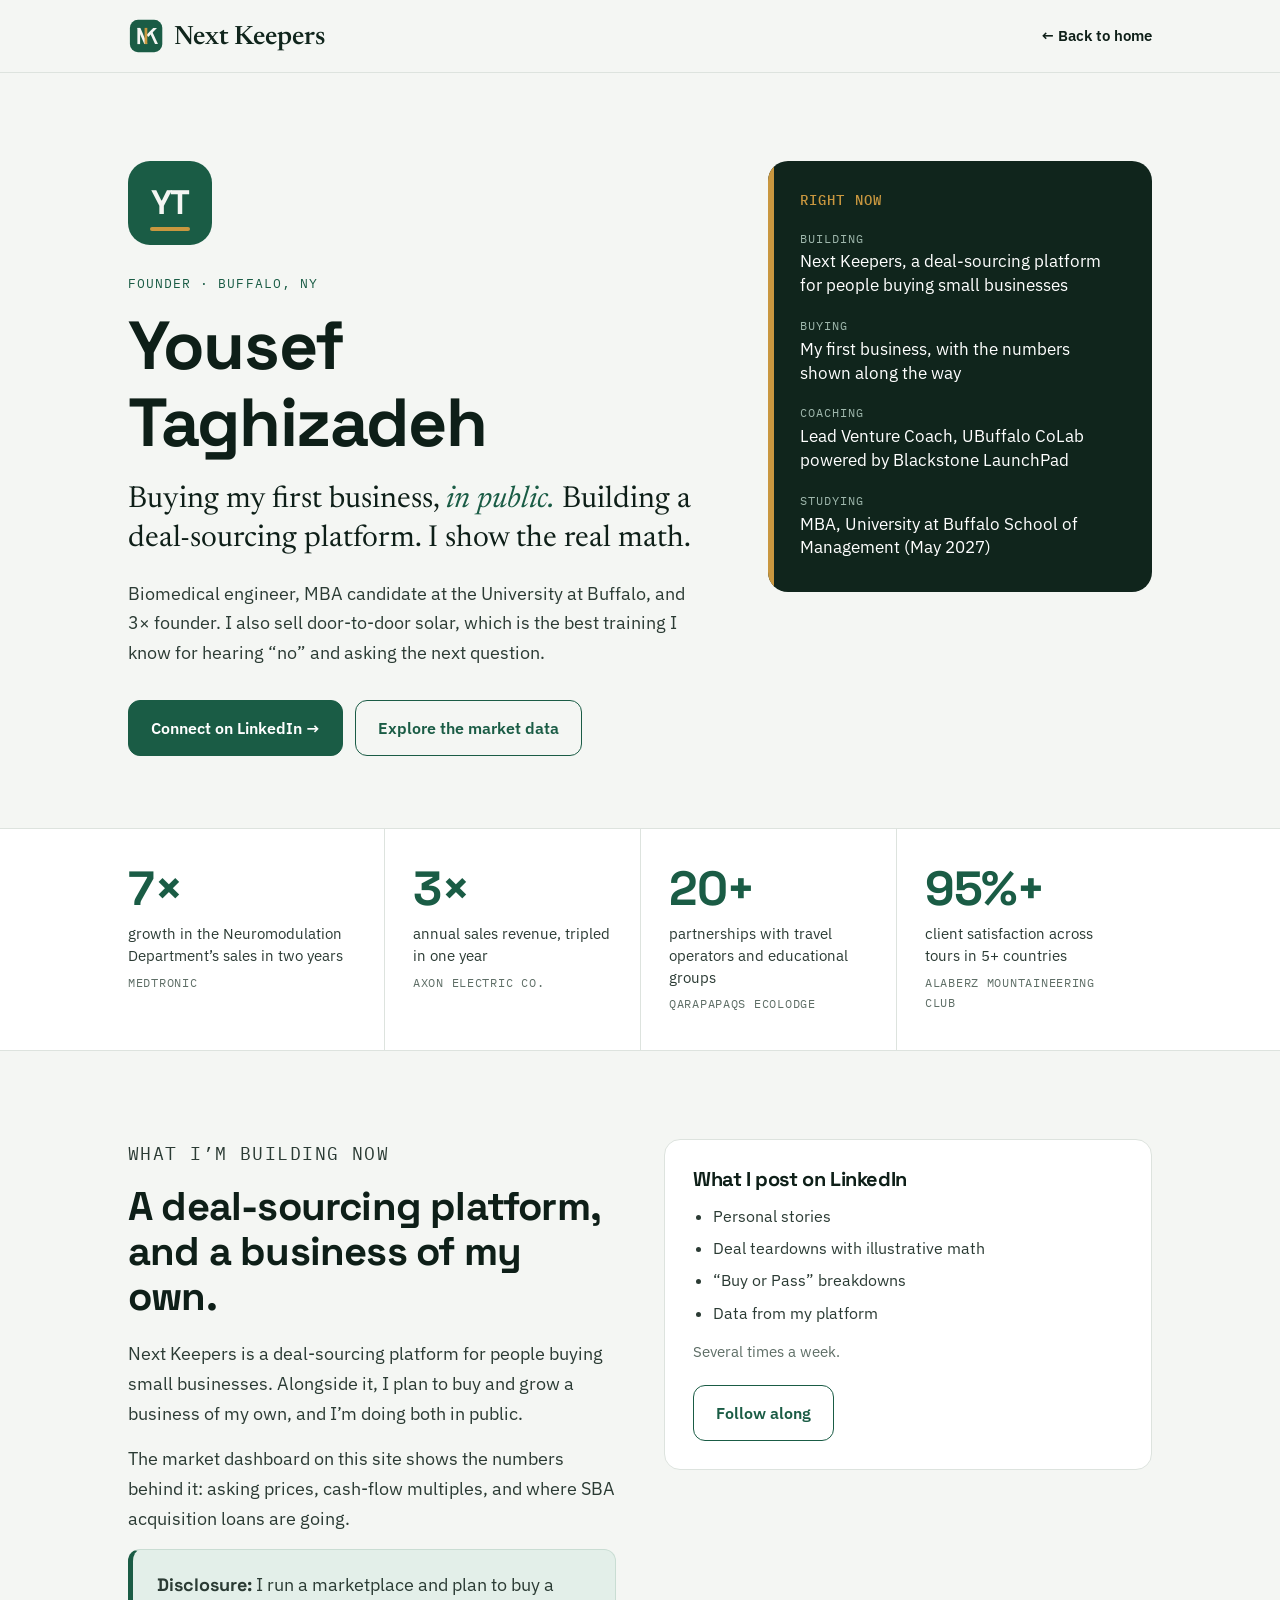
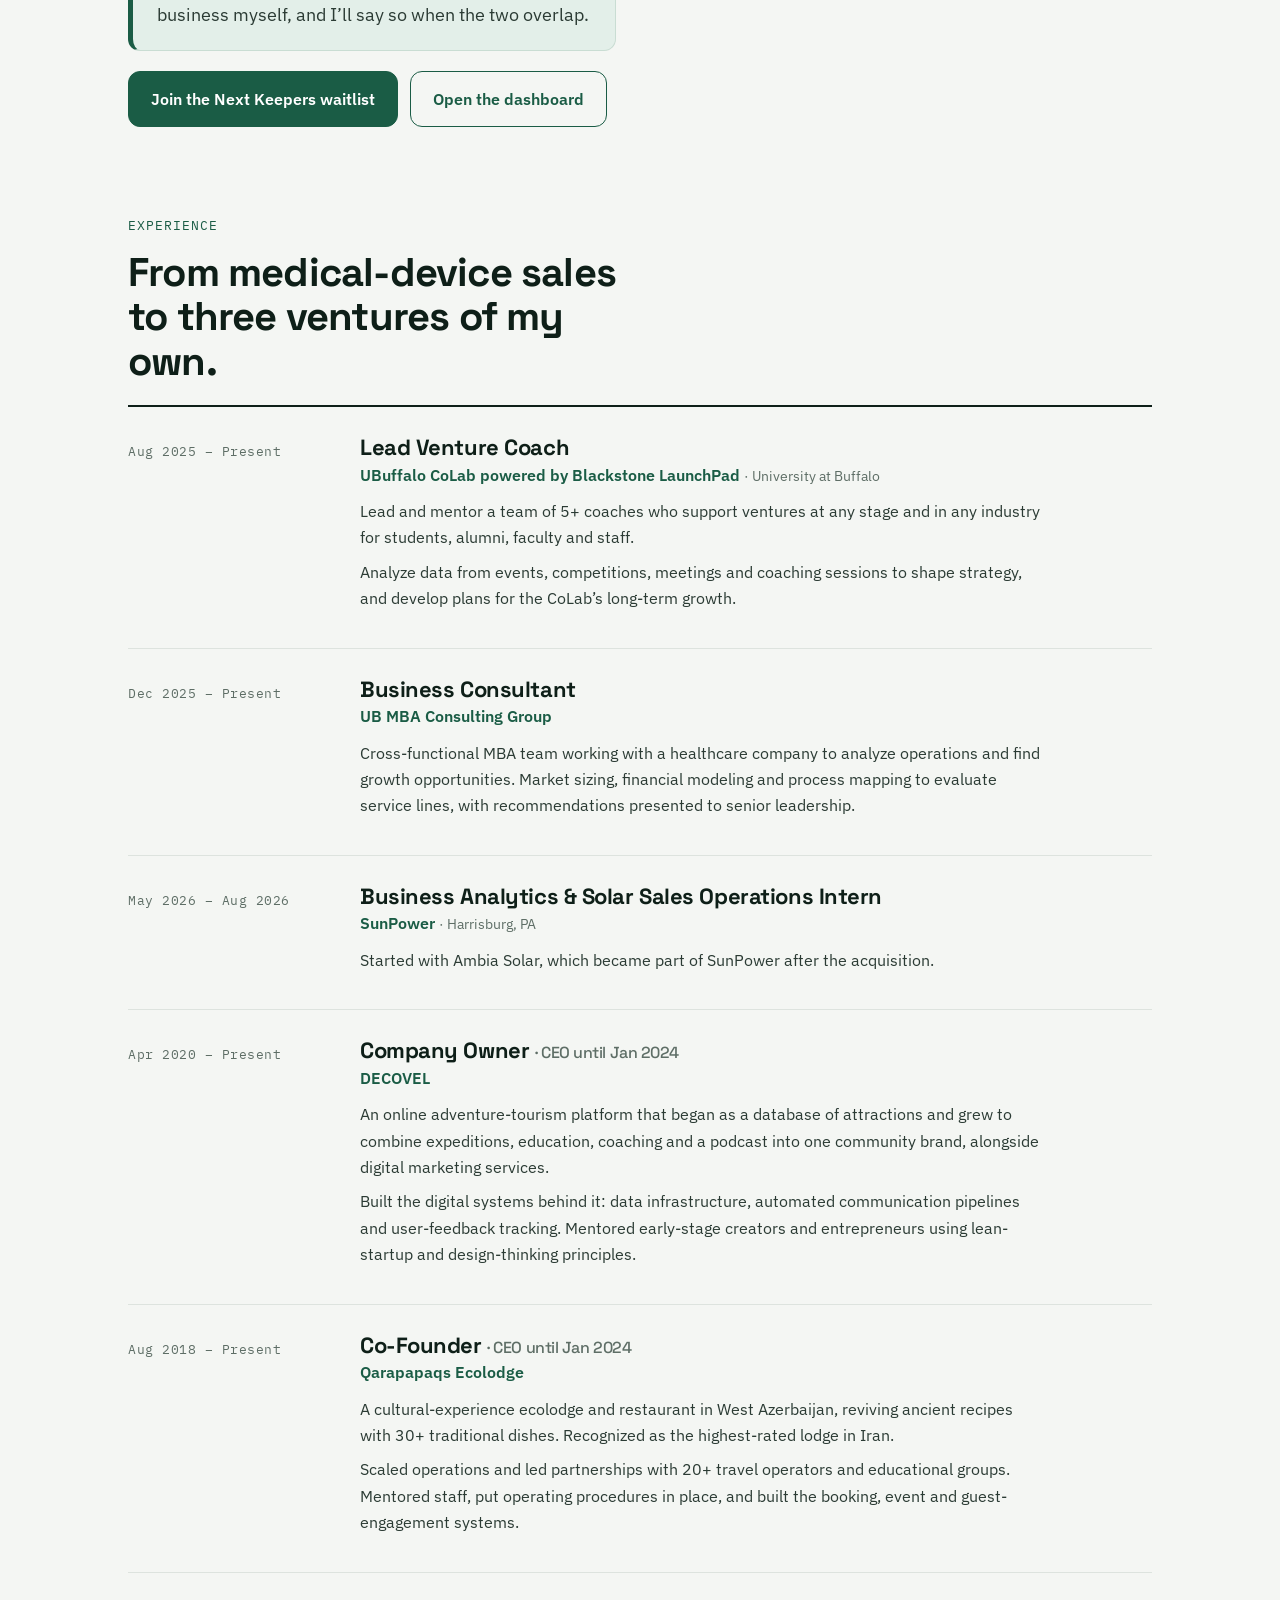
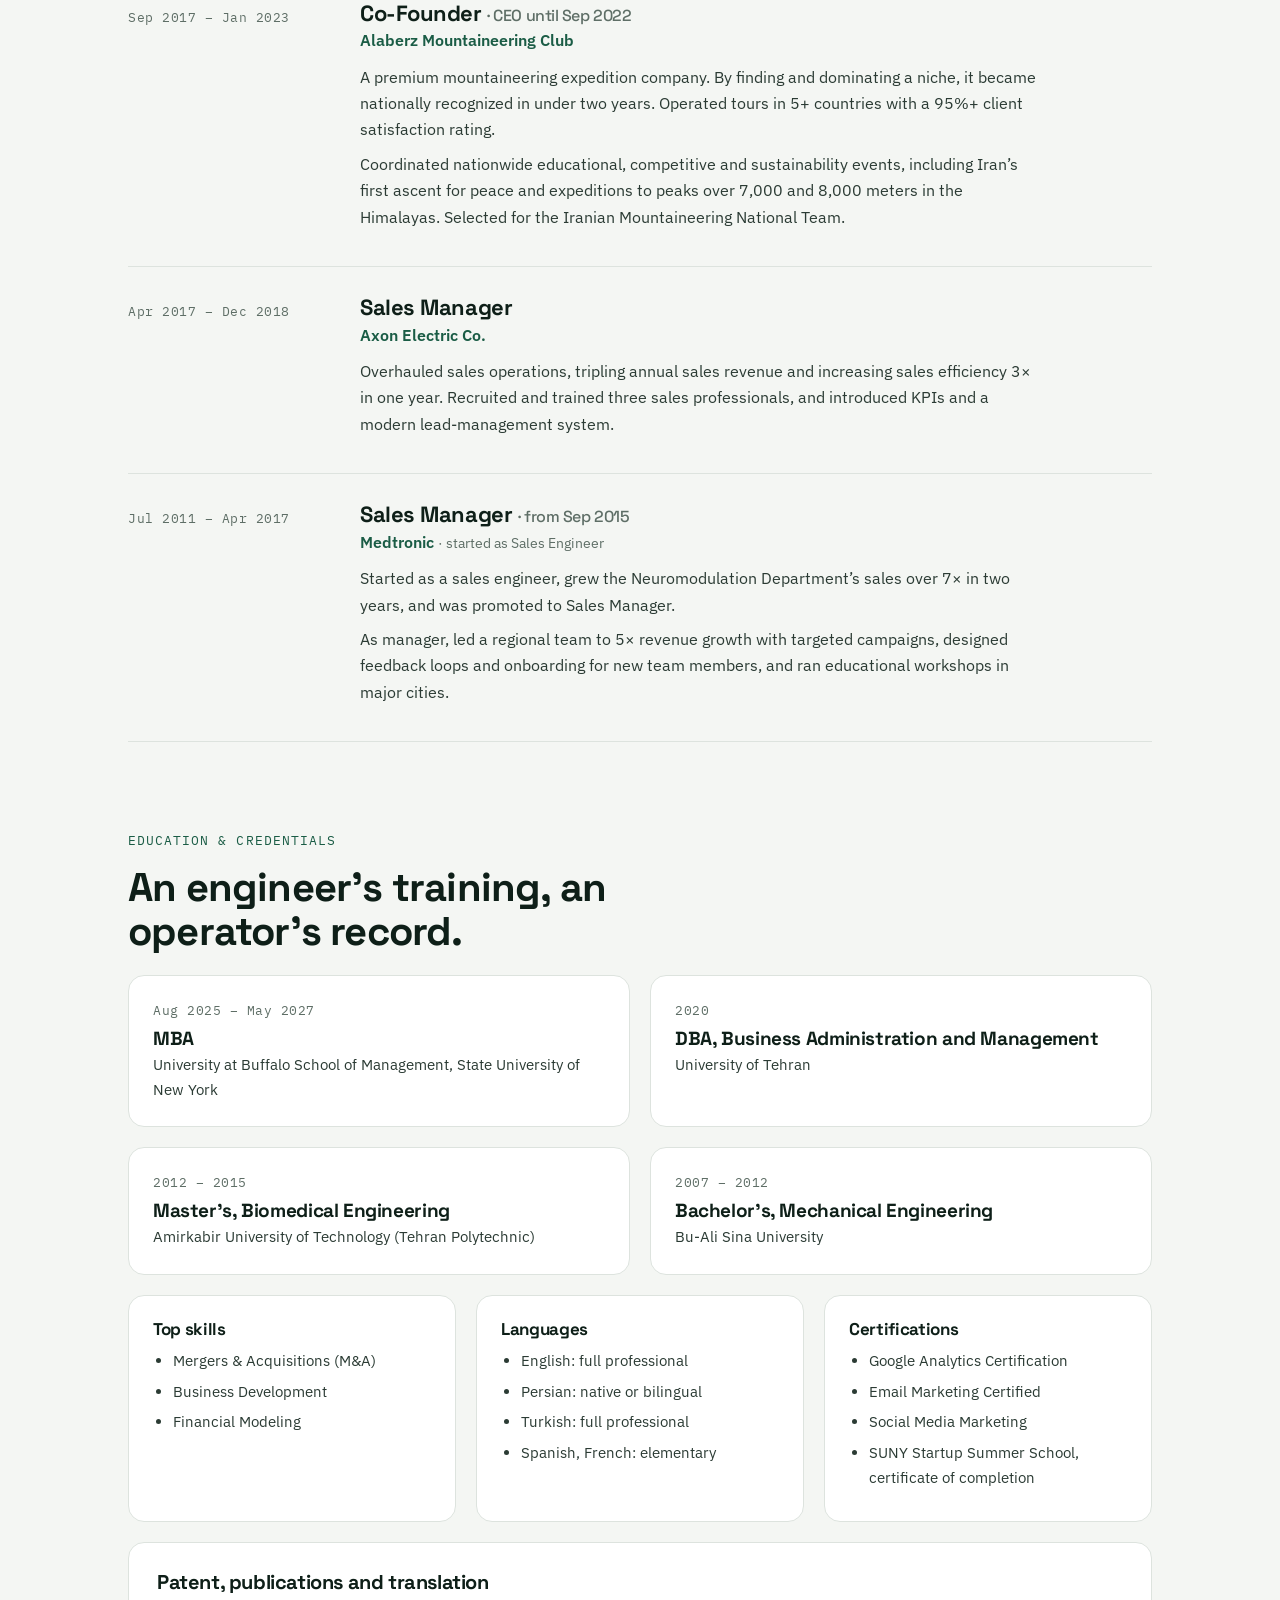
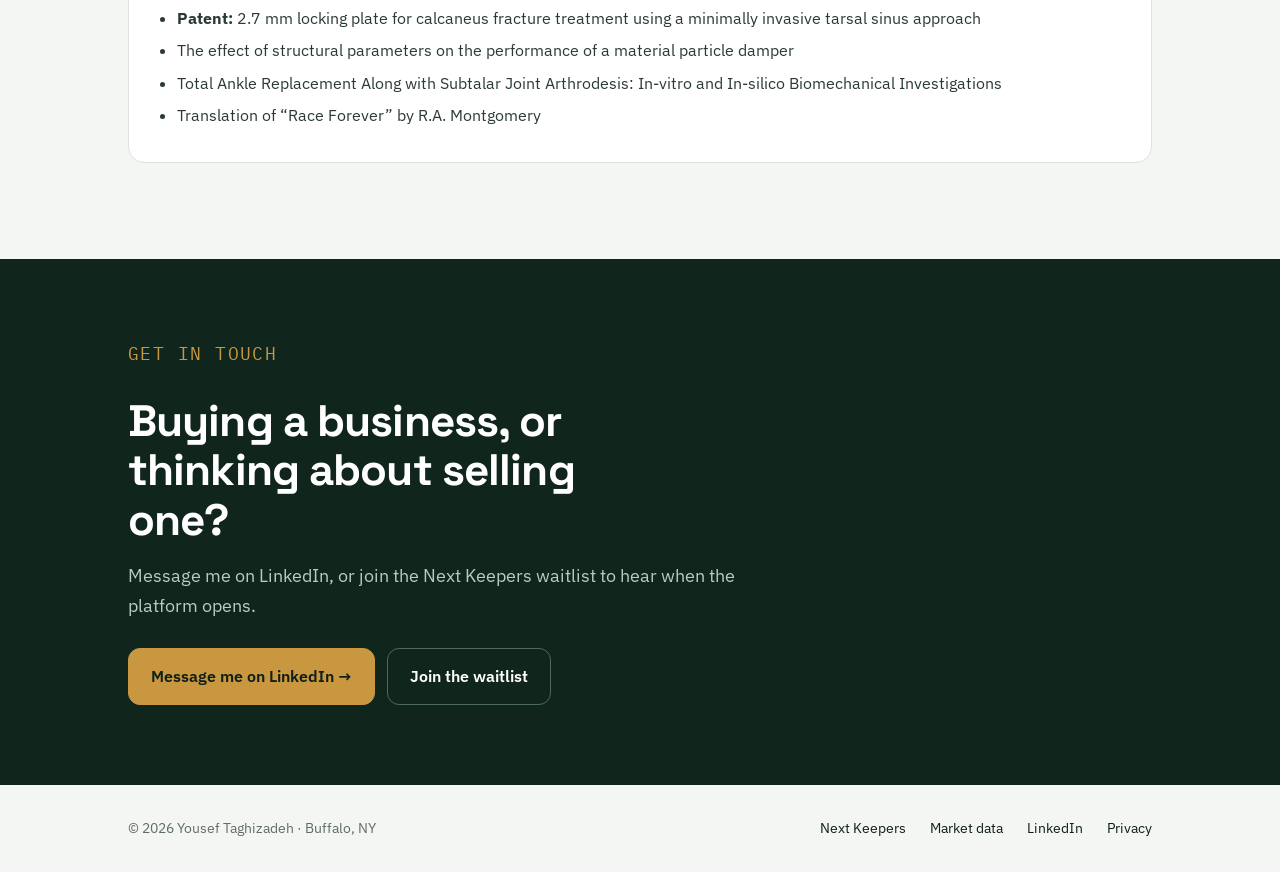
<file: yousef/index.html>
<!doctype html>
<html lang="en">
<head>
<meta charset="utf-8">
<meta name="viewport" content="width=device-width, initial-scale=1">
<title>Yousef Taghizadeh | Buying a business in public</title>
<meta name="description" content="Biomedical engineer, UB MBA candidate and 3× founder. Building Next Keepers, a deal-sourcing platform for people buying small businesses, and buying a first business in public.">
<meta name="theme-color" content="#1A5C45">
<meta property="og:type" content="profile">
<meta property="og:title" content="Yousef Taghizadeh | Buying a business in public">
<meta property="og:description" content="Building a deal-sourcing platform. Buying my first business. I show the real math.">
<link rel="icon" href="data:image/svg+xml,%3Csvg xmlns='http://www.w3.org/2000/svg' viewBox='0 0 120 120'%3E%3Crect x='6' y='6' width='108' height='108' rx='27' fill='%231A5C45'/%3E%3Crect x='31' y='33' width='9' height='54' fill='%23F4F6F3'/%3E%3Cpath d='M31 33H41L64 87H54z' fill='%23F4F6F3'/%3E%3Crect x='55' y='33' width='9' height='54' fill='%23C9973F'/%3E%3C/svg%3E">
<link rel="preconnect" href="https://fonts.googleapis.com">
<link rel="stylesheet" href="https://fonts.googleapis.com/css2?family=Newsreader:ital,opsz,wght@0,6..72,200..800;1,6..72,200..800&family=Space+Grotesk:wght@500;600;700&family=IBM+Plex+Sans:wght@400;500;600&family=IBM+Plex+Mono:wght@400;500&display=swap">
<script type="application/ld+json">
{"@context":"https://schema.org","@type":"Person","name":"Yousef Taghizadeh","sameAs":["https://www.linkedin.com/in/yousef-taghizadeh"],"alumniOf":[{"@type":"CollegeOrUniversity","name":"University at Buffalo School of Management"}]}
</script>
<style>
:root{
  --green:#1A5C45; --green-dark:#10251C; --ink:#0E1F18; --body:#2B3B34; --muted:#5E6E66;
  --gold:#C9973F; --bg:#F4F6F3; --tint:#E3EFE9; --line:#DDE3DE; --card:#FFFFFF;
}
*{box-sizing:border-box}
html{scroll-behavior:smooth}
body{margin:0;background:var(--bg);color:var(--ink);font-family:'IBM Plex Sans',system-ui,sans-serif;-webkit-font-smoothing:antialiased;line-height:1.65}
a{color:var(--green)}a:hover{color:var(--ink)}
a:focus-visible,button:focus-visible{outline:2px solid var(--gold);outline-offset:3px}
h1,h2,h3{font-family:'Space Grotesk',system-ui,sans-serif;letter-spacing:-0.02em;line-height:1.12;margin:0}
p{margin:0}
.mono{font-family:'IBM Plex Mono',ui-monospace,monospace}
.eyebrow{font-family:'IBM Plex Mono',ui-monospace,monospace;font-size:13px;letter-spacing:0.08em;text-transform:uppercase;color:var(--green);margin:0 0 14px}
.wrap{max-width:1120px;margin:0 auto;padding:0 48px}
.skip{position:absolute;left:-9999px;top:8px;background:var(--ink);color:#fff;padding:8px 14px;border-radius:8px;z-index:20}
.skip:focus{left:12px}

/* header */
header.top{position:sticky;top:0;z-index:10;background:rgba(244,246,243,0.95);border-bottom:1px solid var(--line)}
.bar{max-width:1120px;margin:0 auto;height:72px;padding:0 48px;display:flex;align-items:center;justify-content:space-between;gap:24px}
.bar a.back{font-size:15px;font-weight:600;text-decoration:none;color:var(--ink)}
.bar a.back:hover{color:var(--green)}
.bar a.back{white-space:nowrap}

/* buttons */
.btn{display:inline-flex;align-items:center;gap:8px;padding:14px 22px;border-radius:12px;font-weight:600;font-size:16px;text-decoration:none;border:1.5px solid var(--green);transition:background .15s,color .15s}
.btn.primary{background:var(--green);color:#fff}
.btn.primary:hover{background:var(--ink);border-color:var(--ink);color:#fff}
.btn.ghost{background:transparent;color:var(--green)}
.btn.ghost:hover{background:var(--tint);color:var(--ink)}

/* hero */
.hero{padding:88px 0 72px}
.hero-grid{display:grid;grid-template-columns:minmax(0,1.35fr) minmax(0,0.9fr);gap:64px;align-items:start}
.mark{width:84px;height:84px;border-radius:22px;background:var(--green);display:flex;align-items:center;justify-content:center;position:relative;margin:0 0 28px}
.mark span{font-family:'Space Grotesk',sans-serif;font-weight:700;font-size:34px;letter-spacing:-0.03em;color:var(--bg)}
.mark::after{content:"";position:absolute;left:22px;right:22px;bottom:14px;height:4px;border-radius:2px;background:var(--gold)}
h1{font-size:68px;font-weight:700;margin:0 0 20px}
.lede{font-family:'Newsreader',Georgia,serif;font-size:30px;line-height:1.3;font-weight:400;color:var(--ink);margin:0 0 20px;font-variation-settings:'opsz' 36}
.lede em{color:var(--green);font-style:italic}
.sub{font-size:18px;color:var(--body);max-width:60ch;margin:0 0 32px}
.cta{display:flex;flex-wrap:wrap;gap:12px}
.now{background:var(--green-dark);color:#E9F0EC;border-radius:20px;padding:32px;position:relative;overflow:hidden}
.now::before{content:"";position:absolute;left:0;top:0;bottom:0;width:6px;background:var(--gold)}
.now h2{font-size:14px;font-family:'IBM Plex Mono',monospace;font-weight:500;letter-spacing:0.08em;text-transform:uppercase;color:var(--gold);margin:0 0 20px}
.now dl{margin:0;display:grid;gap:18px}
.now dt{font-size:12px;letter-spacing:0.08em;text-transform:uppercase;color:#9FB8AD;font-family:'IBM Plex Mono',monospace}
.now dd{margin:2px 0 0;font-size:17px;color:#fff;line-height:1.4}
.now .place{margin-top:24px;padding-top:18px;border-top:1px solid #27483A;font-size:14px;color:#9FB8AD}

/* stats */
.stats{border-top:1px solid var(--line);border-bottom:1px solid var(--line);background:var(--card)}
.stats-grid{display:grid;grid-template-columns:repeat(4,1fr)}
.stat{padding:36px 28px;border-left:1px solid var(--line)}
.stat:first-child{border-left:0;padding-left:0}
.stat .n{font-family:'Space Grotesk',sans-serif;font-weight:700;font-size:48px;letter-spacing:-0.03em;color:var(--green);line-height:1}
.stat .l{margin-top:10px;font-size:15px;color:var(--body);line-height:1.45}
.stat .w{margin-top:6px;font-size:12px;letter-spacing:0.06em;text-transform:uppercase;color:var(--muted);font-family:'IBM Plex Mono',monospace}

/* sections */
section.block{padding:88px 0 0}
.block h2.title{font-size:40px;font-weight:700;margin:0 0 20px;max-width:20ch}
.two{display:grid;grid-template-columns:minmax(0,1fr) minmax(0,1fr);gap:48px}
.prose p{font-size:18px;color:var(--body);margin:0 0 16px;max-width:62ch}
.disclose{background:var(--tint);border:1px solid #C9DDD3;border-left:5px solid var(--green);border-radius:12px;padding:20px 24px;font-size:16px;color:var(--ink);margin-top:8px}
.disclose strong{font-family:'Space Grotesk',sans-serif}
.card{background:var(--card);border:1px solid var(--line);border-radius:16px;padding:28px}
.card h3{font-size:20px;margin:0 0 12px}
.card ul{margin:0;padding-left:20px}
.card li{font-size:16px;color:var(--body);margin:6px 0}
.links{display:flex;flex-wrap:wrap;gap:12px;margin-top:20px}

/* timeline */
.timeline{border-top:2px solid var(--ink);margin-top:12px}
.row{display:grid;grid-template-columns:200px minmax(0,1fr);gap:32px;padding:28px 0;border-bottom:1px solid var(--line)}
.when{font-family:'IBM Plex Mono',monospace;font-size:13px;letter-spacing:0.04em;color:var(--muted);padding-top:6px}
.row h3{font-size:22px;margin:0 0 2px}
.org{font-size:16px;font-weight:600;color:var(--green);margin:0 0 10px}
.org small{font-weight:400;color:var(--muted);font-size:14px}
.row p.d{font-size:16px;color:var(--body);max-width:68ch;margin:0 0 8px}

/* education & more */
.edu{display:grid;grid-template-columns:repeat(2,minmax(0,1fr));gap:20px}
.edu .card{padding:24px}
.edu .yr{font-family:'IBM Plex Mono',monospace;font-size:13px;color:var(--muted);letter-spacing:0.04em}
.edu h3{font-size:19px;margin:6px 0 4px}
.edu p{font-size:15px;color:var(--body)}
.more{display:grid;grid-template-columns:repeat(3,minmax(0,1fr));gap:20px;margin-top:20px}
.more .card{padding:24px}
.more h3{font-size:17px;margin:0 0 10px}
.more li,.more p{font-size:15px}

/* closing */
.closing{margin-top:96px;background:var(--green-dark);color:#E9F0EC;padding:80px 0}
.closing h2{font-size:44px;color:#fff;max-width:18ch;margin:0 0 16px}
.closing p{font-size:18px;color:#B9CCC3;max-width:56ch;margin:0 0 28px}
.closing .btn.primary{background:var(--gold);border-color:var(--gold);color:var(--ink)}
.closing .btn.primary:hover{background:#fff;border-color:#fff;color:var(--ink)}
.closing .btn.ghost{color:#fff;border-color:#4C6B5E}
.closing .btn.ghost:hover{background:#1B3A2D;color:#fff}

footer{padding:32px 0;font-size:14px;color:var(--muted)}
footer .wrap{display:flex;flex-wrap:wrap;gap:16px 28px;justify-content:space-between;align-items:center}
footer nav{display:flex;flex-wrap:wrap;gap:8px 24px}
footer a{color:var(--ink);text-decoration:none}footer a:hover{color:var(--green)}

@media (max-width:900px){
  .hero-grid{grid-template-columns:1fr;gap:40px}
  .stats-grid{grid-template-columns:repeat(2,1fr)}
  .stat{border-left:0;border-top:1px solid var(--line);padding:28px 0}
  .stat:nth-child(-n+2){border-top:0}
  .stat:nth-child(even){padding-left:24px;border-left:1px solid var(--line)}
  .two,.edu,.more{grid-template-columns:1fr}
  .row{grid-template-columns:1fr;gap:6px}
  .when{padding-top:0}
}
@media (max-width:600px){
  .wrap,.bar{padding-left:20px;padding-right:20px}
  .hero{padding:56px 0 48px}
  h1{font-size:44px}
  .lede{font-size:24px}
  .block h2.title,.closing h2{font-size:32px}
  section.block{padding-top:64px}
  .closing{padding:56px 0;margin-top:72px}
  .stat .n{font-size:38px}
  .btn{width:100%;justify-content:center}
  .bar a.back{font-size:14px}
  .bar svg[role="img"]{width:172px;height:auto}
}
@media (prefers-reduced-motion:reduce){html{scroll-behavior:auto}.btn{transition:none}}
</style>
</head>
<body>
<a class="skip" href="#main">Skip to content</a>

<header class="top">
  <div class="bar">
    <a href="../" aria-label="Next Keepers — home" style="display:flex;align-items:center;text-decoration:none">
      <svg role="img" aria-label="Next Keepers" viewBox="0 0 508 88" width="208" height="36" style="display:block">
        <svg x="0" y="0" width="88" height="88" viewBox="0 0 120 120" aria-hidden="true">
          <rect x="6" y="6" width="108" height="108" rx="27" fill="#1A5C45"></rect>
          <rect x="31" y="33" width="9" height="54" fill="#F4F6F3"></rect>
          <path d="M31 33H41L64 87H54z" fill="#F4F6F3"></path>
          <path d="M96.10 33L96.24 33.13L67.24 63.13L60.76 56.87L83.84 33z" fill="#F4F6F3"></path>
          <path d="M89.69 87L72.50 49.27L80.70 45.53L99.58 87z" fill="#F4F6F3"></path>
          <rect x="55" y="33" width="9" height="54" fill="#C9973F"></rect>
        </svg>
        <text x="112" y="64.48" font-family="Newsreader, Georgia, serif" font-size="64" font-weight="560" letter-spacing="-0.26" fill="#10251C" style="font-variation-settings: 'opsz' 36">Next Keepers</text>
      </svg>
    </a>
    <a class="back" href="../">&larr; Back to home</a>
  </div>
</header>

<main id="main">

  <!-- HERO -->
  <section class="hero">
    <div class="wrap hero-grid">
      <div>
        <div class="mark" aria-hidden="true"><span>YT</span></div>
        <p class="eyebrow">Founder · Buffalo, NY</p>
        <h1>Yousef Taghizadeh</h1>
        <p class="lede">Buying my first business, <em>in public.</em> Building a deal-sourcing platform. I show the real math.</p>
        <p class="sub">Biomedical engineer, MBA candidate at the University at Buffalo, and 3× founder. I also sell door-to-door solar, which is the best training I know for hearing “no” and asking the next question.</p>
        <div class="cta">
          <a class="btn primary" href="https://www.linkedin.com/in/yousef-taghizadeh" target="_blank" rel="noopener">Connect on LinkedIn &rarr;</a>
          <a class="btn ghost" href="../dashboard/">Explore the market data</a>
        </div>
      </div>

      <aside class="now" aria-labelledby="now-h">
        <h2 id="now-h">Right now</h2>
        <dl>
          <div><dt>Building</dt><dd>Next Keepers, a deal-sourcing platform for people buying small businesses</dd></div>
          <div><dt>Buying</dt><dd>My first business, with the numbers shown along the way</dd></div>
          <div><dt>Coaching</dt><dd>Lead Venture Coach, UBuffalo CoLab powered by Blackstone LaunchPad</dd></div>
          <div><dt>Studying</dt><dd>MBA, University at Buffalo School of Management (May 2027)</dd></div>
        </dl>
      </aside>
    </div>
  </section>

  <!-- TRACK RECORD -->
  <section class="stats" aria-label="Track record in numbers">
    <div class="wrap stats-grid">
      <div class="stat"><div class="n">7×</div><div class="l">growth in the Neuromodulation Department’s sales in two years</div><div class="w">Medtronic</div></div>
      <div class="stat"><div class="n">3×</div><div class="l">annual sales revenue, tripled in one year</div><div class="w">Axon Electric Co.</div></div>
      <div class="stat"><div class="n">20+</div><div class="l">partnerships with travel operators and educational groups</div><div class="w">Qarapapaqs Ecolodge</div></div>
      <div class="stat"><div class="n">95%+</div><div class="l">client satisfaction across tours in 5+ countries</div><div class="w">Alaberz Mountaineering Club</div></div>
    </div>
  </section>

  <!-- BUILDING NOW -->
  <section class="block" id="building">
    <div class="wrap two">
      <div class="prose">
        <p class="eyebrow">What I’m building now</p>
        <h2 class="title">A deal-sourcing platform, and a business of my own.</h2>
        <p>Next Keepers is a deal-sourcing platform for people buying small businesses. Alongside it, I plan to buy and grow a business of my own, and I’m doing both in public.</p>
        <p>The market dashboard on this site shows the numbers behind it: asking prices, cash-flow multiples, and where SBA acquisition loans are going.</p>
        <p class="disclose"><strong>Disclosure:</strong> I run a marketplace and plan to buy a business myself, and I’ll say so when the two overlap.</p>
        <div class="links">
          <a class="btn primary" href="../#join">Join the Next Keepers waitlist</a>
          <a class="btn ghost" href="../dashboard/">Open the dashboard</a>
        </div>
      </div>
      <div>
        <div class="card">
          <h3>What I post on LinkedIn</h3>
          <ul>
            <li>Personal stories</li>
            <li>Deal teardowns with illustrative math</li>
            <li>“Buy or Pass” breakdowns</li>
            <li>Data from my platform</li>
          </ul>
          <p style="font-size:15px;color:var(--muted);margin-top:14px">Several times a week.</p>
          <div class="links"><a class="btn ghost" href="https://www.linkedin.com/in/yousef-taghizadeh" target="_blank" rel="noopener">Follow along</a></div>
        </div>
      </div>
    </div>
  </section>

  <!-- EXPERIENCE -->
  <section class="block" id="experience">
    <div class="wrap">
      <p class="eyebrow">Experience</p>
      <h2 class="title">From medical-device sales to three ventures of my own.</h2>

      <div class="timeline">
        <article class="row">
          <div class="when">Aug 2025 – Present</div>
          <div>
            <h3>Lead Venture Coach</h3>
            <p class="org">UBuffalo CoLab powered by Blackstone LaunchPad <small>· University at Buffalo</small></p>
            <p class="d">Lead and mentor a team of 5+ coaches who support ventures at any stage and in any industry for students, alumni, faculty and staff.</p>
            <p class="d">Analyze data from events, competitions, meetings and coaching sessions to shape strategy, and develop plans for the CoLab’s long-term growth.</p>
          </div>
        </article>

        <article class="row">
          <div class="when">Dec 2025 – Present</div>
          <div>
            <h3>Business Consultant</h3>
            <p class="org">UB MBA Consulting Group</p>
            <p class="d">Cross-functional MBA team working with a healthcare company to analyze operations and find growth opportunities. Market sizing, financial modeling and process mapping to evaluate service lines, with recommendations presented to senior leadership.</p>
          </div>
        </article>

        <article class="row">
          <div class="when">May 2026 – Aug 2026</div>
          <div>
            <h3>Business Analytics &amp; Solar Sales Operations Intern</h3>
            <p class="org">SunPower <small>· Harrisburg, PA</small></p>
            <p class="d">Started with Ambia Solar, which became part of SunPower after the acquisition.</p>
          </div>
        </article>

        <article class="row">
          <div class="when">Apr 2020 – Present</div>
          <div>
            <h3>Company Owner <small style="font-weight:500;color:var(--muted);font-size:16px">· CEO until Jan 2024</small></h3>
            <p class="org">DECOVEL</p>
            <p class="d">An online adventure-tourism platform that began as a database of attractions and grew to combine expeditions, education, coaching and a podcast into one community brand, alongside digital marketing services.</p>
            <p class="d">Built the digital systems behind it: data infrastructure, automated communication pipelines and user-feedback tracking. Mentored early-stage creators and entrepreneurs using lean-startup and design-thinking principles.</p>
          </div>
        </article>

        <article class="row">
          <div class="when">Aug 2018 – Present</div>
          <div>
            <h3>Co-Founder <small style="font-weight:500;color:var(--muted);font-size:16px">· CEO until Jan 2024</small></h3>
            <p class="org">Qarapapaqs Ecolodge</p>
            <p class="d">A cultural-experience ecolodge and restaurant in West Azerbaijan, reviving ancient recipes with 30+ traditional dishes. Recognized as the highest-rated lodge in Iran.</p>
            <p class="d">Scaled operations and led partnerships with 20+ travel operators and educational groups. Mentored staff, put operating procedures in place, and built the booking, event and guest-engagement systems.</p>
          </div>
        </article>

        <article class="row">
          <div class="when">Sep 2017 – Jan 2023</div>
          <div>
            <h3>Co-Founder <small style="font-weight:500;color:var(--muted);font-size:16px">· CEO until Sep 2022</small></h3>
            <p class="org">Alaberz Mountaineering Club</p>
            <p class="d">A premium mountaineering expedition company. By finding and dominating a niche, it became nationally recognized in under two years. Operated tours in 5+ countries with a 95%+ client satisfaction rating.</p>
            <p class="d">Coordinated nationwide educational, competitive and sustainability events, including Iran’s first ascent for peace and expeditions to peaks over 7,000 and 8,000 meters in the Himalayas. Selected for the Iranian Mountaineering National Team.</p>
          </div>
        </article>

        <article class="row">
          <div class="when">Apr 2017 – Dec 2018</div>
          <div>
            <h3>Sales Manager</h3>
            <p class="org">Axon Electric Co.</p>
            <p class="d">Overhauled sales operations, tripling annual sales revenue and increasing sales efficiency 3× in one year. Recruited and trained three sales professionals, and introduced KPIs and a modern lead-management system.</p>
          </div>
        </article>

        <article class="row">
          <div class="when">Jul 2011 – Apr 2017</div>
          <div>
            <h3>Sales Manager <small style="font-weight:500;color:var(--muted);font-size:16px">· from Sep 2015</small></h3>
            <p class="org">Medtronic <small>· started as Sales Engineer</small></p>
            <p class="d">Started as a sales engineer, grew the Neuromodulation Department’s sales over 7× in two years, and was promoted to Sales Manager.</p>
            <p class="d">As manager, led a regional team to 5× revenue growth with targeted campaigns, designed feedback loops and onboarding for new team members, and ran educational workshops in major cities.</p>
          </div>
        </article>
      </div>
    </div>
  </section>

  <!-- EDUCATION & MORE -->
  <section class="block" id="education">
    <div class="wrap">
      <p class="eyebrow">Education &amp; credentials</p>
      <h2 class="title">An engineer’s training, an operator’s record.</h2>

      <div class="edu">
        <div class="card">
          <div class="yr">Aug 2025 – May 2027</div>
          <h3>MBA</h3>
          <p>University at Buffalo School of Management, State University of New York</p>
        </div>
        <div class="card">
          <div class="yr">2020</div>
          <h3>DBA, Business Administration and Management</h3>
          <p>University of Tehran</p>
        </div>
        <div class="card">
          <div class="yr">2012 – 2015</div>
          <h3>Master’s, Biomedical Engineering</h3>
          <p>Amirkabir University of Technology (Tehran Polytechnic)</p>
        </div>
        <div class="card">
          <div class="yr">2007 – 2012</div>
          <h3>Bachelor’s, Mechanical Engineering</h3>
          <p>Bu-Ali Sina University</p>
        </div>
      </div>

      <div class="more">
        <div class="card">
          <h3>Top skills</h3>
          <ul>
            <li>Mergers &amp; Acquisitions (M&amp;A)</li>
            <li>Business Development</li>
            <li>Financial Modeling</li>
          </ul>
        </div>
        <div class="card">
          <h3>Languages</h3>
          <ul>
            <li>English: full professional</li>
            <li>Persian: native or bilingual</li>
            <li>Turkish: full professional</li>
            <li>Spanish, French: elementary</li>
          </ul>
        </div>
        <div class="card">
          <h3>Certifications</h3>
          <ul>
            <li>Google Analytics Certification</li>
            <li>Email Marketing Certified</li>
            <li>Social Media Marketing</li>
            <li>SUNY Startup Summer School, certificate of completion</li>
          </ul>
        </div>
      </div>

      <div class="card" style="margin-top:20px">
        <h3>Patent, publications and translation</h3>
        <ul>
          <li><strong>Patent:</strong> 2.7 mm locking plate for calcaneus fracture treatment using a minimally invasive tarsal sinus approach</li>
          <li>The effect of structural parameters on the performance of a material particle damper</li>
          <li>Total Ankle Replacement Along with Subtalar Joint Arthrodesis: In-vitro and In-silico Biomechanical Investigations</li>
          <li>Translation of “Race Forever” by R.A. Montgomery</li>
        </ul>
      </div>
    </div>
  </section>

  <!-- CLOSING -->
  <section class="closing" id="contact" aria-labelledby="contact-h">
    <div class="wrap">
      <p class="eyebrow" style="color:var(--gold)">Get in touch</p>
      <h2 id="contact-h">Buying a business, or thinking about selling one?</h2>
      <p>Message me on LinkedIn, or join the Next Keepers waitlist to hear when the platform opens.</p>
      <div class="cta">
        <a class="btn primary" href="https://www.linkedin.com/in/yousef-taghizadeh" target="_blank" rel="noopener">Message me on LinkedIn &rarr;</a>
        <a class="btn ghost" href="../#join">Join the waitlist</a>
      </div>
    </div>
  </section>
</main>

<footer>
  <div class="wrap">
    <span>© 2026 Yousef Taghizadeh · Buffalo, NY</span>
    <nav aria-label="Footer">
      <a href="../">Next Keepers</a>
      <a href="../dashboard/">Market data</a>
      <a href="https://www.linkedin.com/in/yousef-taghizadeh" target="_blank" rel="noopener">LinkedIn</a>
      <a href="../privacy.html">Privacy</a>
    </nav>
  </div>
</footer>
</body>
</html>
</file>
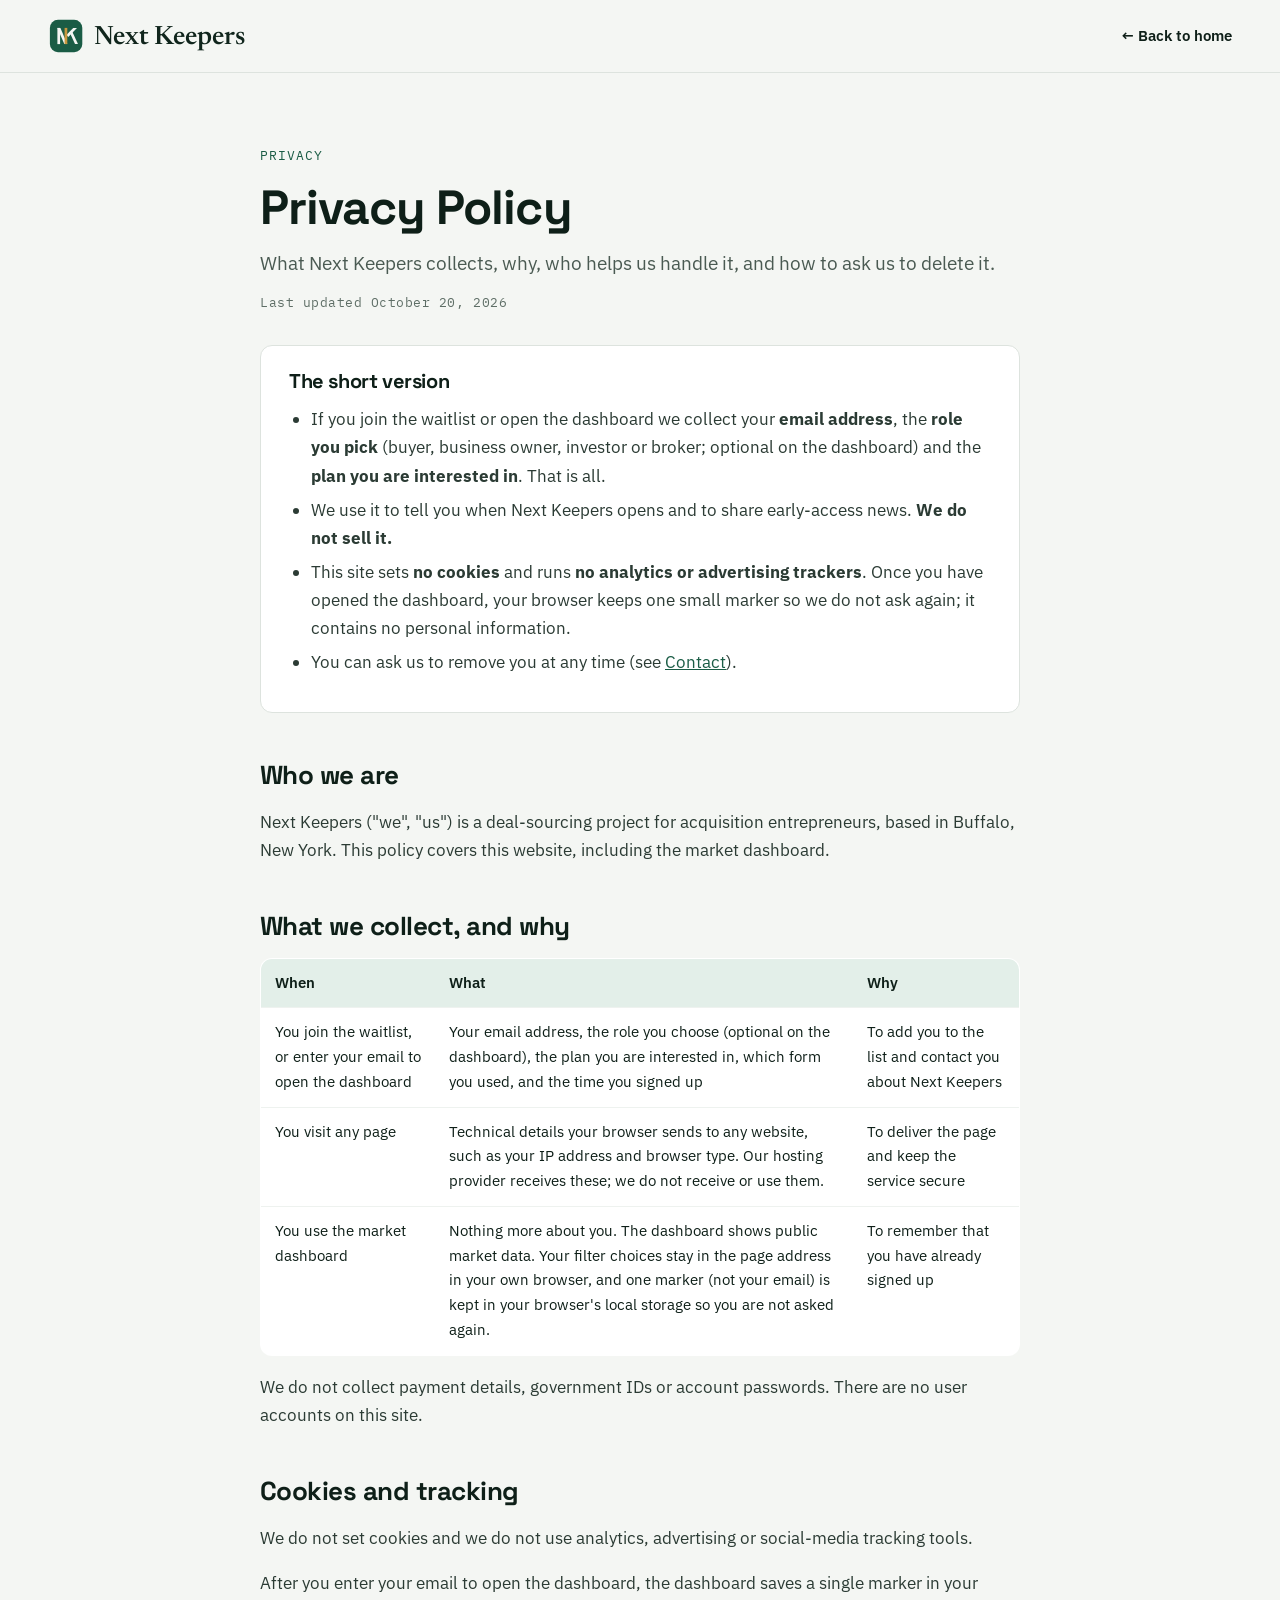
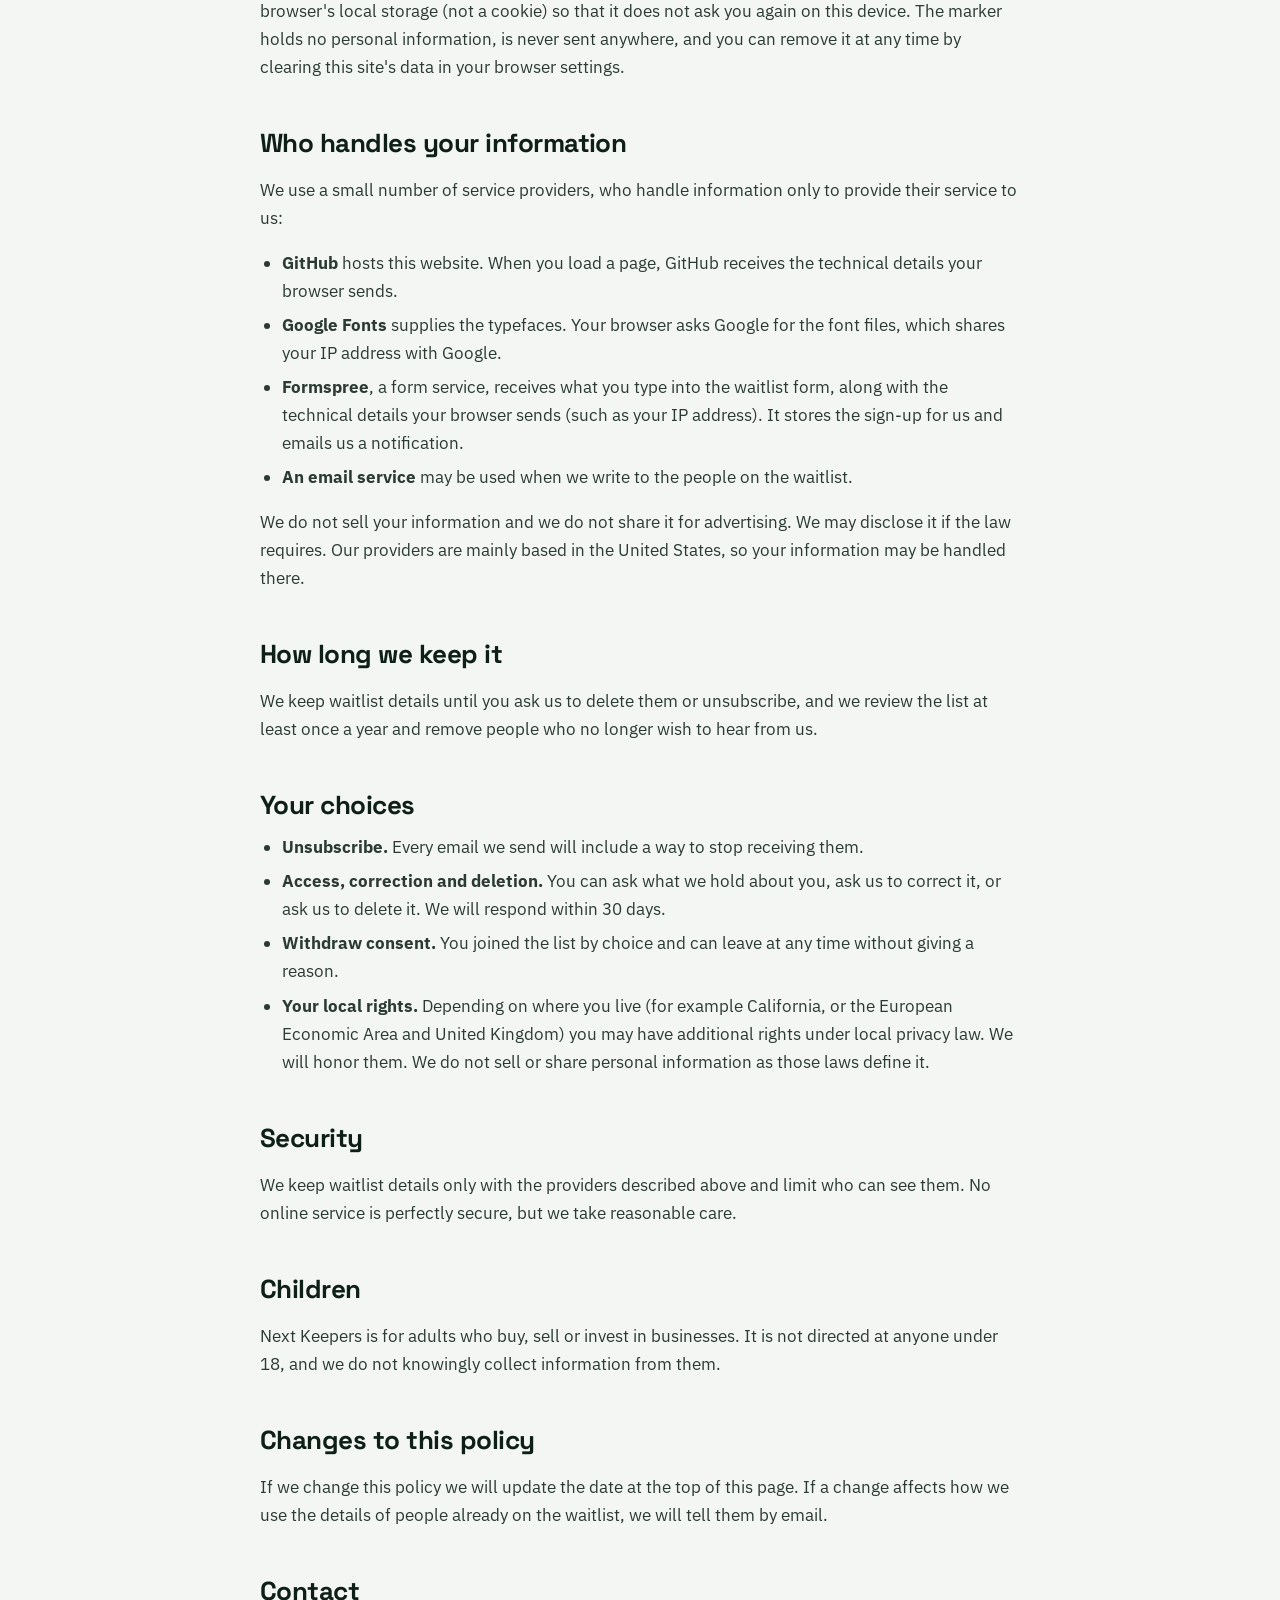
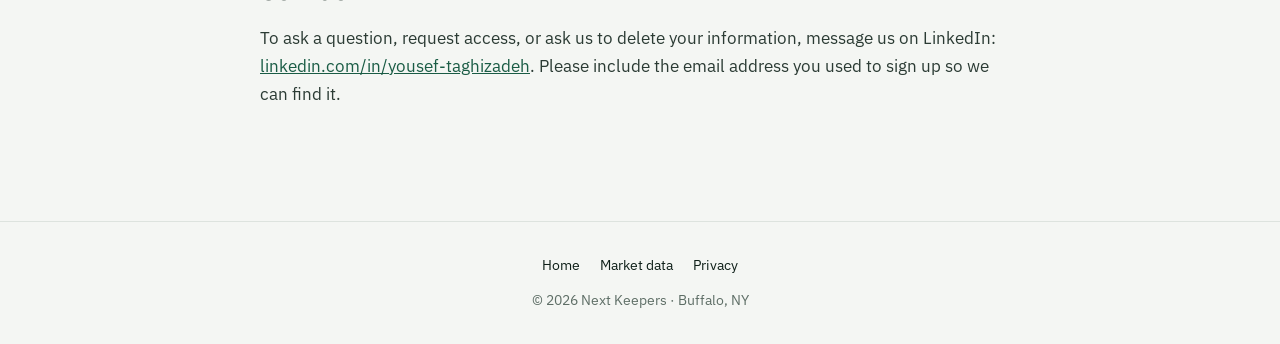
<file: privacy.html>
<!doctype html>
<html lang="en">
<head>
<meta charset="utf-8">
<meta name="viewport" content="width=device-width, initial-scale=1">
<title>Privacy Policy | Next Keepers</title>
<meta name="description" content="How Next Keepers handles your information: what we collect, why, who helps us, and how to ask us to delete it.">
<meta name="theme-color" content="#1A5C45">
<link rel="icon" href="data:image/svg+xml,%3Csvg xmlns='http://www.w3.org/2000/svg' viewBox='0 0 120 120'%3E%3Crect x='6' y='6' width='108' height='108' rx='27' fill='%231A5C45'/%3E%3Crect x='31' y='33' width='9' height='54' fill='%23F4F6F3'/%3E%3Cpath d='M31 33H41L64 87H54z' fill='%23F4F6F3'/%3E%3Crect x='55' y='33' width='9' height='54' fill='%23C9973F'/%3E%3C/svg%3E">
<link rel="preconnect" href="https://fonts.googleapis.com">
<link rel="stylesheet" href="https://fonts.googleapis.com/css2?family=Newsreader:opsz,wght@6..72,200..800&family=Space+Grotesk:wght@500;600;700&family=IBM+Plex+Sans:wght@400;500;600&family=IBM+Plex+Mono:wght@400;500&display=swap">
<style>
html{scroll-behavior:smooth}
body{margin:0;background:#F4F6F3;color:#0E1F18;font-family:'IBM Plex Sans',system-ui,sans-serif;-webkit-font-smoothing:antialiased;line-height:1.65}
a{color:#1A5C45}a:hover{color:#0E1F18}
a:focus-visible{outline:2px solid #C9973F;outline-offset:2px}
h1,h2{font-family:'Space Grotesk',system-ui,sans-serif;letter-spacing:-0.02em;line-height:1.15}
.mono{font-family:'IBM Plex Mono',ui-monospace,monospace}
header.top{position:sticky;top:0;z-index:10;background:rgba(244,246,243,0.95);border-bottom:1px solid #DDE3DE}
.bar{max-width:1200px;margin:0 auto;height:72px;padding:0 48px;display:flex;align-items:center;justify-content:space-between;gap:24px}
.bar a.back{font-size:15px;font-weight:600;text-decoration:none;color:#0E1F18}
.bar a.back:hover{color:#1A5C45}
main{max-width:760px;margin:0 auto;padding:72px 24px 96px}
h1{font-size:48px;font-weight:700;margin:0 0 12px}
h2{font-size:26px;font-weight:700;margin:48px 0 12px}
p,li{font-size:17px;color:#2B3B34}
ul{padding-left:22px;margin:12px 0}li{margin:6px 0}
.lede{font-size:19px;color:#4A5A52;margin:0 0 8px}
.updated{font-size:13px;color:#5E6E66;letter-spacing:0.04em}
.short{background:#FFFFFF;border:1px solid #DDE3DE;border-radius:12px;padding:24px 28px;margin:32px 0 0}
.short h2{margin:0 0 8px;font-size:20px}
table{border-collapse:collapse;width:100%;margin:16px 0;font-size:15px;background:#FFFFFF;border:1px solid #DDE3DE;border-radius:12px;overflow:hidden}
th,td{text-align:left;padding:12px 14px;border-bottom:1px solid #EEF2EF;vertical-align:top}
th{font-weight:600;background:#E3EFE9;color:#0E1F18}
tr:last-child td{border-bottom:0}
footer{border-top:1px solid #DDE3DE;padding:32px 24px;text-align:center;font-size:14px;color:#5E6E66}
footer a{margin:0 10px;text-decoration:none;color:#0E1F18}footer a:hover{color:#1A5C45}
@media (max-width:760px){.bar{padding:0 20px}h1{font-size:36px}main{padding:48px 20px 72px}.tablewrap{overflow-x:auto}}
</style>
</head>
<body>
<header class="top">
  <div class="bar">
    <a href="./" aria-label="Next Keepers — home" style="display: flex; align-items: center; text-decoration: none">
        <svg role="img" aria-label="Next Keepers" viewBox="0 0 508 88" width="208" height="36" style="display: block">
          <svg x="0" y="0" width="88" height="88" viewBox="0 0 120 120" aria-hidden="true">
            <rect x="6" y="6" width="108" height="108" rx="27" fill="#1A5C45"></rect>
            <rect x="31" y="33" width="9" height="54" fill="#F4F6F3"></rect>
            <path d="M31 33H41L64 87H54z" fill="#F4F6F3"></path>
            <path d="M96.10 33L96.24 33.13L67.24 63.13L60.76 56.87L83.84 33z" fill="#F4F6F3"></path>
            <path d="M89.69 87L72.50 49.27L80.70 45.53L99.58 87z" fill="#F4F6F3"></path>
            <rect x="55" y="33" width="9" height="54" fill="#C9973F"></rect>
          </svg>
          <text x="112" y="64.48" font-family="Newsreader, Georgia, serif" font-size="64" font-weight="560" letter-spacing="-0.26" fill="#10251C" style="font-variation-settings: 'opsz' 36">Next Keepers</text>
        </svg>
      </a>
    <a class="back" href="./">&larr; Back to home</a>
  </div>
</header>

<main id="main">
  <p class="mono" style="margin:0 0 14px;font-size:13px;letter-spacing:0.08em;text-transform:uppercase;color:#1A5C45">Privacy</p>
  <h1>Privacy Policy</h1>
  <p class="lede">What Next Keepers collects, why, who helps us handle it, and how to ask us to delete it.</p>
  <p class="updated mono">Last updated October 20, 2026</p>

  <div class="short">
    <h2>The short version</h2>
    <ul>
      <li>If you join the waitlist or open the dashboard we collect your <strong>email address</strong>, the <strong>role you pick</strong> (buyer, business owner, investor or broker; optional on the dashboard) and the <strong>plan you are interested in</strong>. That is all.</li>
      <li>We use it to tell you when Next Keepers opens and to share early-access news. <strong>We do not sell it.</strong></li>
      <li>This site sets <strong>no cookies</strong> and runs <strong>no analytics or advertising trackers</strong>. Once you have opened the dashboard, your browser keeps one small marker so we do not ask again; it contains no personal information.</li>
      <li>You can ask us to remove you at any time (see <a href="#contact">Contact</a>).</li>
    </ul>
  </div>

  <h2 id="who">Who we are</h2>
  <p>Next Keepers ("we", "us") is a deal-sourcing project for acquisition entrepreneurs, based in Buffalo, New York. This policy covers this website, including the market dashboard.</p>

  <h2 id="collect">What we collect, and why</h2>
  <div class="tablewrap">
  <table>
    <thead><tr><th>When</th><th>What</th><th>Why</th></tr></thead>
    <tbody>
      <tr><td>You join the waitlist, or enter your email to open the dashboard</td><td>Your email address, the role you choose (optional on the dashboard), the plan you are interested in, which form you used, and the time you signed up</td><td>To add you to the list and contact you about Next Keepers</td></tr>
      <tr><td>You visit any page</td><td>Technical details your browser sends to any website, such as your IP address and browser type. Our hosting provider receives these; we do not receive or use them.</td><td>To deliver the page and keep the service secure</td></tr>
      <tr><td>You use the market dashboard</td><td>Nothing more about you. The dashboard shows public market data. Your filter choices stay in the page address in your own browser, and one marker (not your email) is kept in your browser's local storage so you are not asked again.</td><td>To remember that you have already signed up</td></tr>
    </tbody>
  </table>
  </div>
  <p>We do not collect payment details, government IDs or account passwords. There are no user accounts on this site.</p>

  <h2 id="cookies">Cookies and tracking</h2>
  <p>We do not set cookies and we do not use analytics, advertising or social-media tracking tools.</p>
  <p>After you enter your email to open the dashboard, the dashboard saves a single marker in your browser's local storage (not a cookie) so that it does not ask you again on this device. The marker holds no personal information, is never sent anywhere, and you can remove it at any time by clearing this site's data in your browser settings.</p>

  <h2 id="helpers">Who handles your information</h2>
  <p>We use a small number of service providers, who handle information only to provide their service to us:</p>
  <ul>
    <li><strong>GitHub</strong> hosts this website. When you load a page, GitHub receives the technical details your browser sends.</li>
    <li><strong>Google Fonts</strong> supplies the typefaces. Your browser asks Google for the font files, which shares your IP address with Google.</li>
    <li><strong>Formspree</strong>, a form service, receives what you type into the waitlist form, along with the technical details your browser sends (such as your IP address). It stores the sign-up for us and emails us a notification.</li>
    <li><strong>An email service</strong> may be used when we write to the people on the waitlist.</li>
  </ul>
  <p>We do not sell your information and we do not share it for advertising. We may disclose it if the law requires. Our providers are mainly based in the United States, so your information may be handled there.</p>

  <h2 id="keep">How long we keep it</h2>
  <p>We keep waitlist details until you ask us to delete them or unsubscribe, and we review the list at least once a year and remove people who no longer wish to hear from us.</p>

  <h2 id="rights">Your choices</h2>
  <ul>
    <li><strong>Unsubscribe.</strong> Every email we send will include a way to stop receiving them.</li>
    <li><strong>Access, correction and deletion.</strong> You can ask what we hold about you, ask us to correct it, or ask us to delete it. We will respond within 30 days.</li>
    <li><strong>Withdraw consent.</strong> You joined the list by choice and can leave at any time without giving a reason.</li>
    <li><strong>Your local rights.</strong> Depending on where you live (for example California, or the European Economic Area and United Kingdom) you may have additional rights under local privacy law. We will honor them. We do not sell or share personal information as those laws define it.</li>
  </ul>

  <h2 id="security">Security</h2>
  <p>We keep waitlist details only with the providers described above and limit who can see them. No online service is perfectly secure, but we take reasonable care.</p>

  <h2 id="children">Children</h2>
  <p>Next Keepers is for adults who buy, sell or invest in businesses. It is not directed at anyone under 18, and we do not knowingly collect information from them.</p>

  <h2 id="changes">Changes to this policy</h2>
  <p>If we change this policy we will update the date at the top of this page. If a change affects how we use the details of people already on the waitlist, we will tell them by email.</p>

  <h2 id="contact">Contact</h2>
  <p>To ask a question, request access, or ask us to delete your information, message us on LinkedIn: <a href="https://www.linkedin.com/in/yousef-taghizadeh" rel="noopener">linkedin.com/in/yousef-taghizadeh</a>. Please include the email address you used to sign up so we can find it.</p>
</main>

<footer>
  <a href="./">Home</a><a href="dashboard/">Market data</a><a href="privacy.html">Privacy</a>
  <div style="margin-top:12px">&copy; 2026 Next Keepers &middot; Buffalo, NY</div>
</footer>
</body>
</html>
</file>
<file: dashboard/gate.css>
/*
 * Dashboard email gate, the "Searcher plan" lock panel, and the "Free plan" pill.
 * Colours follow the dashboard palette, in light and dark mode.
 */
.nk-gate, .nk-lock, .nk-plan, .nk-badge {
  --g-link: #1A5C45;
  --g-bg: #FFFFFF; --g-field: #FFFFFF; --g-fg: #0E1F18; --g-muted: #4A5A52; --g-line: #DDE3DE;
  --g-green: #1A5C45; --g-on: #F4F6F3; --g-gold: #C9973F; --g-gold-ink: #8A6420; --g-tint: #E3EFE9;
  --g-bad: #B42318; --g-veil: rgba(244, 246, 243, 0.55);
}
@media (prefers-color-scheme: dark) {
  :root:not([data-theme="light"]) .nk-gate, :root:not([data-theme="light"]) .nk-lock, :root:not([data-theme="light"]) .nk-plan, :root:not([data-theme="light"]) .nk-badge {
    --g-link: #6FC29A;
    --g-bg: #152B22; --g-field: #0E1F18; --g-fg: #F4F6F3; --g-muted: #A9BCB2; --g-line: #2A4538;
    --g-green: #2E7A5C; --g-gold: #D9AE5E; --g-gold-ink: #D9AE5E; --g-tint: #1E3A2F; --g-bad: #F28B6C; --g-veil: rgba(14, 31, 24, 0.6);
  }
}
:root[data-theme="dark"] .nk-gate, :root[data-theme="dark"] .nk-lock, :root[data-theme="dark"] .nk-plan, :root[data-theme="dark"] .nk-badge {
  --g-link: #6FC29A;
  --g-bg: #152B22; --g-field: #0E1F18; --g-fg: #F4F6F3; --g-muted: #A9BCB2; --g-line: #2A4538;
  --g-green: #2E7A5C; --g-gold: #D9AE5E; --g-gold-ink: #D9AE5E; --g-tint: #1E3A2F; --g-bad: #F28B6C; --g-veil: rgba(14, 31, 24, 0.6);
}

/* While gated, the real dashboard stays visible but blurred behind the form, so visitors can see it is real. */
html.nk-gated { overflow: hidden; }
html.nk-gated #dash-root { filter: blur(7px); pointer-events: none; user-select: none; }
#lx-title:focus { outline: none; }

.nk-gate {
  position: fixed; inset: 0; z-index: 1000; display: flex; align-items: center; justify-content: center;
  padding: 20px; box-sizing: border-box; overflow-y: auto; background: var(--g-veil);
  font-family: 'IBM Plex Sans', system-ui, sans-serif; color: var(--g-fg);
}
.nk-gate[hidden], .nk-lock[hidden] { display: none !important; }
.nk-gate-card {
  width: 100%; max-width: 480px; margin: auto; box-sizing: border-box; padding: 32px;
  background: var(--g-bg); border: 1px solid var(--g-line); border-radius: 16px;
  box-shadow: 0 24px 60px -24px rgba(14, 31, 24, 0.45);
}
.nk-eyebrow { font: 500 0.75rem 'IBM Plex Mono', ui-monospace, monospace; letter-spacing: 0.08em; text-transform: uppercase; color: var(--g-link); }
.nk-gate .nk-eyebrow { margin: 0 0 10px; }
.nk-gate h2 { margin: 0 0 10px; font: 700 1.75rem/1.15 'Space Grotesk', system-ui, sans-serif; letter-spacing: -0.02em; color: var(--g-fg); }
.nk-gate p, .nk-lock p { margin: 0; }
.nk-gate .nk-lede { font-size: 1rem; line-height: 1.55; color: var(--g-muted); margin-bottom: 20px; }
.nk-gate label, .nk-gate legend { display: block; padding: 0; font-size: 0.875rem; font-weight: 600; margin: 0 0 6px; }
.nk-gate legend span { font-weight: 400; color: var(--g-muted); }
.nk-gate fieldset { border: 0; padding: 0; margin: 16px 0 0; min-width: 0; }
.nk-gate input[type="email"] {
  width: 100%; box-sizing: border-box; font: inherit; font-size: 1rem; color: var(--g-fg); background: var(--g-field);
  border: 1px solid var(--g-line); border-radius: 8px; padding: 14px 16px; min-height: 50px;
}
.nk-gate input:focus-visible, .nk-gate button:focus-visible, .nk-gate a:focus-visible, .nk-lock a:focus-visible { outline: 2px solid var(--g-gold); outline-offset: 2px; }
.nk-roles { display: flex; flex-wrap: wrap; gap: 8px; }
.nk-role {
  font: inherit; font-size: 0.9375rem; font-weight: 600; cursor: pointer; min-height: 44px; padding: 8px 14px;
  border-radius: 999px; border: 1.5px solid var(--g-line); background: transparent; color: var(--g-fg);
}
.nk-role[aria-pressed="true"] { background: var(--g-green); border-color: var(--g-green); color: var(--g-on); }
.nk-btn {
  display: inline-flex; align-items: center; justify-content: center; box-sizing: border-box; cursor: pointer;
  font: 700 1rem 'IBM Plex Sans', system-ui, sans-serif; text-decoration: none; min-height: 52px; padding: 14px 22px;
  border-radius: 8px; border: 0; background: var(--g-green); color: var(--g-on);
}
.nk-gate .nk-btn { width: 100%; margin-top: 20px; }
.nk-btn:disabled { opacity: 0.6; cursor: default; }
.nk-link { font-weight: 600; color: var(--g-link); text-decoration: none; }
.nk-link:hover { text-decoration: underline; }
.nk-trap { position: absolute; left: -9999px; opacity: 0; height: 0; width: 0; }
.nk-fine { margin-top: 14px !important; font-size: 0.8125rem; line-height: 1.5; color: var(--g-muted); }
.nk-fine a { color: var(--g-link); font-weight: 600; }
.nk-status { margin-top: 10px !important; min-height: 1.4em; font-size: 0.875rem; color: var(--g-muted); }
.nk-status.err { color: var(--g-bad); }
.nk-gate-back { margin-top: 18px !important; font-size: 0.875rem; }
.nk-gate-back a { color: var(--g-muted); text-decoration: none; }
.nk-gate-back a:hover { text-decoration: underline; }

/* "Searcher" badge on locked sections of the section menu */
body .lx .nk-subnav button { position: relative; }
.nk-badge {
  position: absolute; top: 0.5rem; right: 0.5rem; padding: 1px 7px; border-radius: 999px; border: 1px solid var(--color-border-line, #DDE3DE);
  font: 500 0.625rem 'IBM Plex Mono', ui-monospace, monospace; letter-spacing: 0.06em; text-transform: uppercase;
  background: var(--nk-tint, #E3EFE9); color: var(--g-link);
}
body .lx .nk-subnav button[aria-pressed="true"] .nk-badge { background: rgba(255, 255, 255, 0.16); border-color: rgba(255, 255, 255, 0.35); color: var(--nk-on, #F4F6F3); }

/* panel shown in place of a locked section */
.nk-lock {
  display: grid; gap: 12px; margin: 1.25rem 0 2rem; padding: 28px 28px 26px; box-sizing: border-box;
  background: var(--g-bg); border: 1px solid var(--g-line); border-left: 5px solid var(--g-gold); border-radius: 12px; color: var(--g-fg);
  font-family: 'IBM Plex Sans', system-ui, sans-serif;
}
.lx .nk-lock .nk-eyebrow { color: var(--g-gold-ink); margin: 0; }
.lx .nk-lock h2 { font: 700 1.5rem/1.15 'Space Grotesk', system-ui, sans-serif; letter-spacing: -0.02em; margin: 0; color: var(--g-fg); }
.lx .nk-lock a.nk-btn { color: var(--g-on); }
.lx .nk-lock a.nk-link { color: var(--g-link); }
.nk-lock .nk-lede { font-size: 1rem; line-height: 1.55; color: var(--g-muted); max-width: 62ch; }
.nk-lock-cta { display: flex; flex-wrap: wrap; align-items: center; gap: 12px 20px; margin-top: 4px; }

/* "Free plan" pill in the dashboard's top row */
.site-back.nk-has-plan { display: flex; flex-wrap: wrap; align-items: center; justify-content: space-between; gap: 8px 16px; }
.site-back .nk-plan { padding: 4px 12px; border: 1px solid var(--g-line); border-radius: 999px; background: var(--g-tint); color: var(--g-fg); font-size: 0.8125rem; }
.site-back .nk-plan a { color: var(--g-link); font-weight: 600; }
.site-back .nk-plan a:hover { text-decoration: underline; }

@media (max-width: 520px) {
  .nk-gate { align-items: flex-start; padding: 14px; }
  .nk-gate-card { padding: 24px 20px; }
  .nk-gate h2 { font-size: 1.5rem; }
}
</file>
